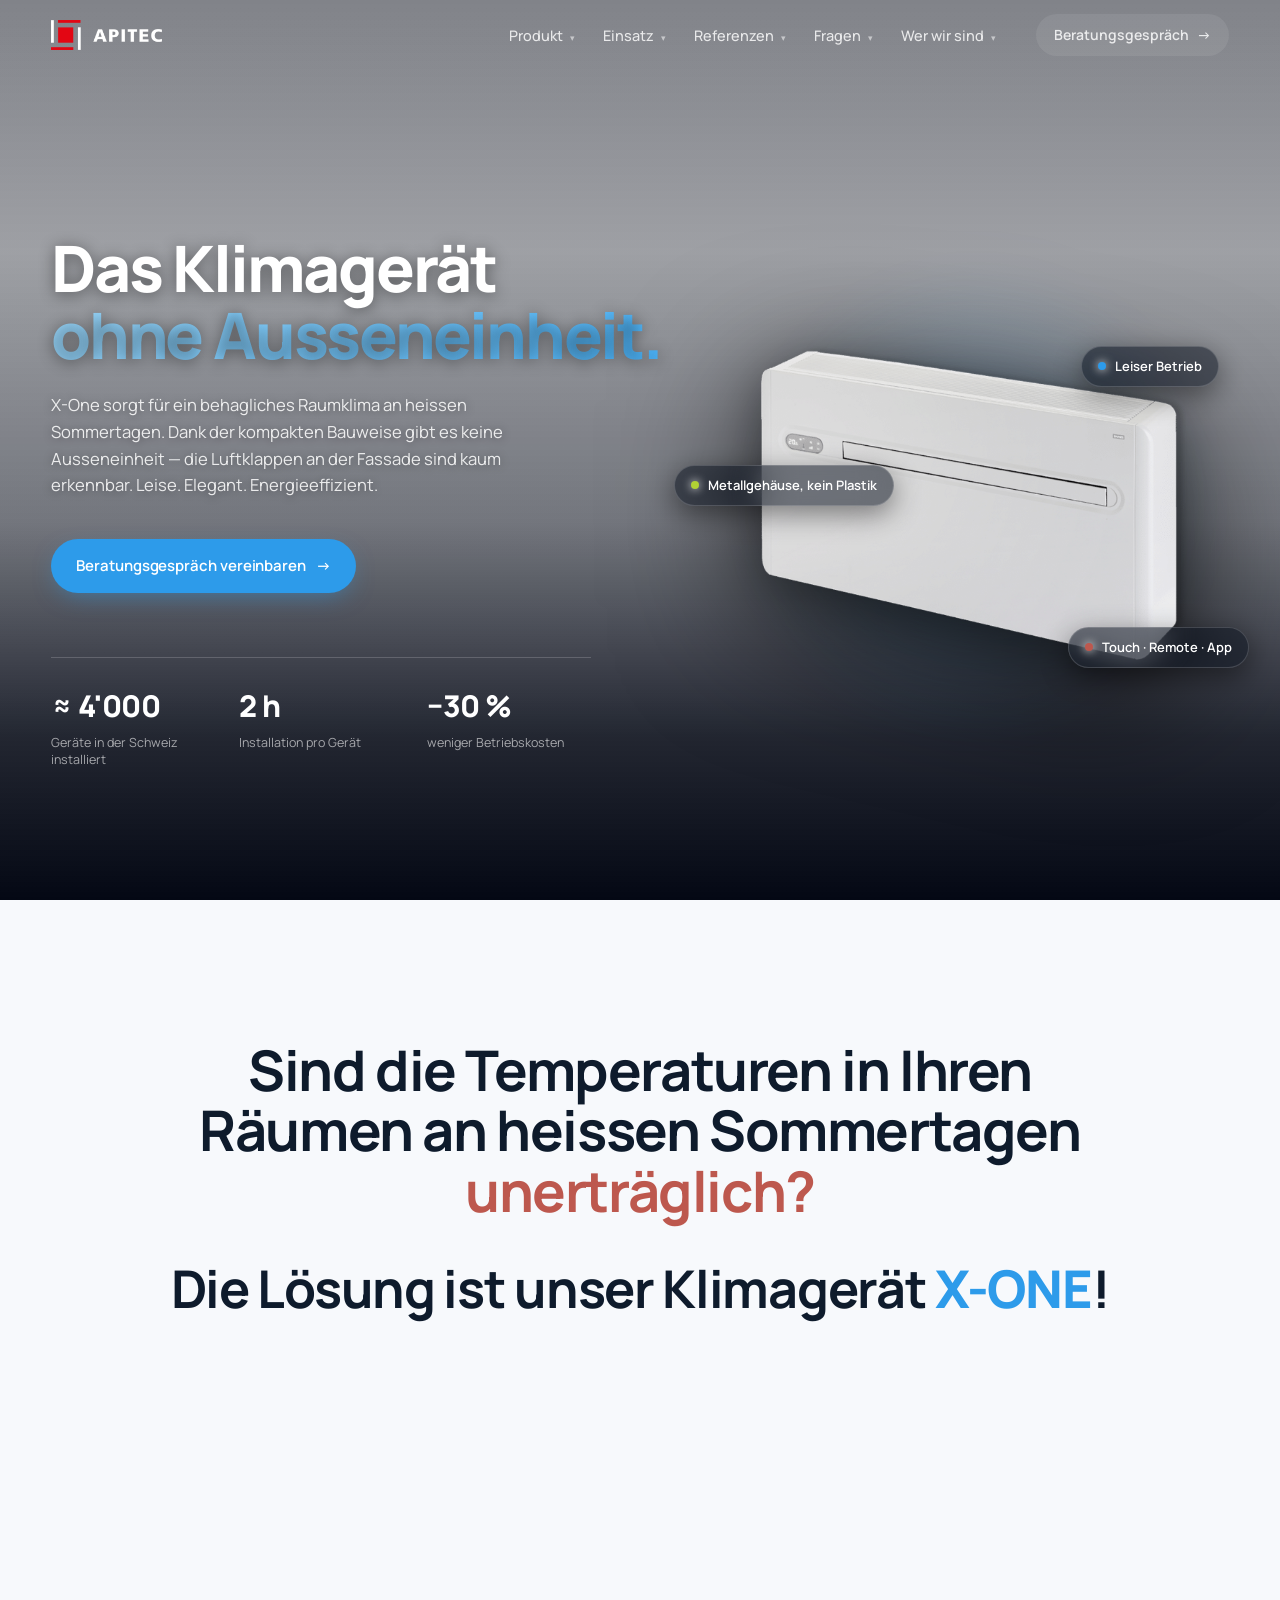
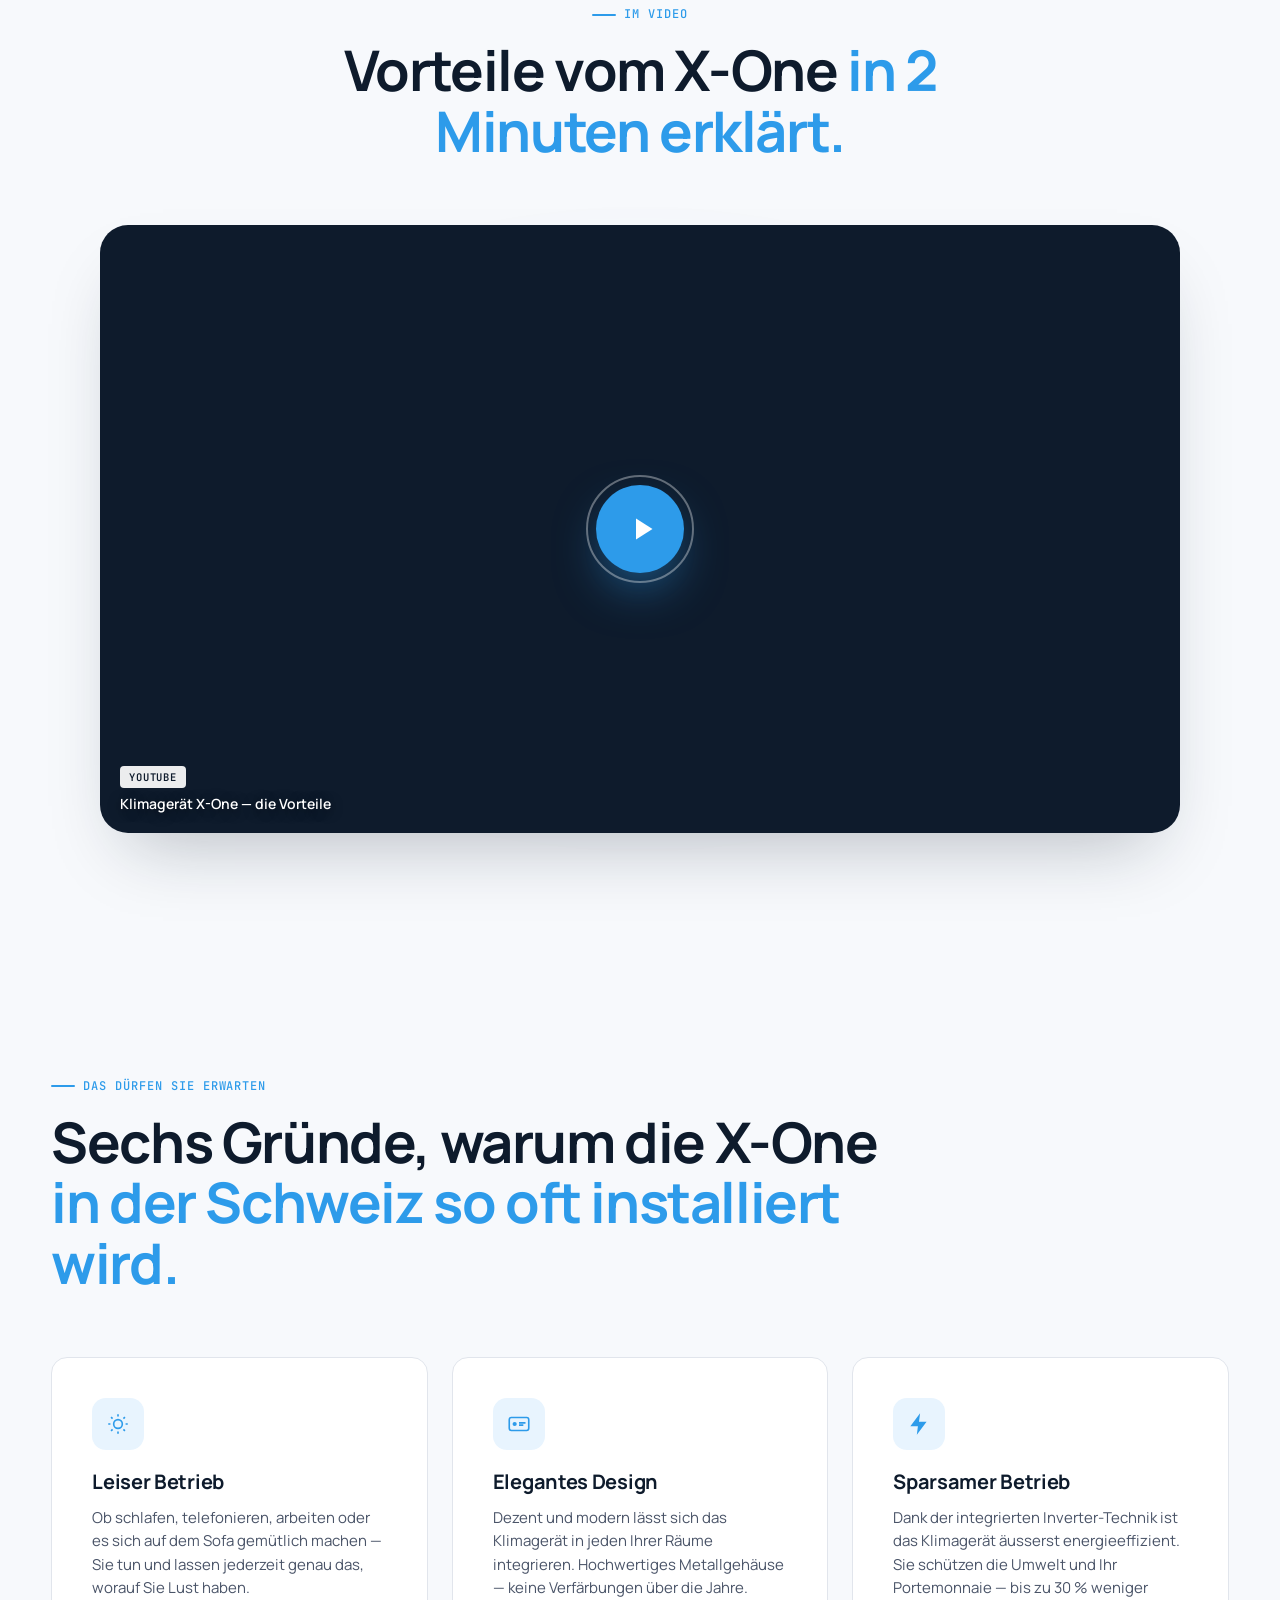
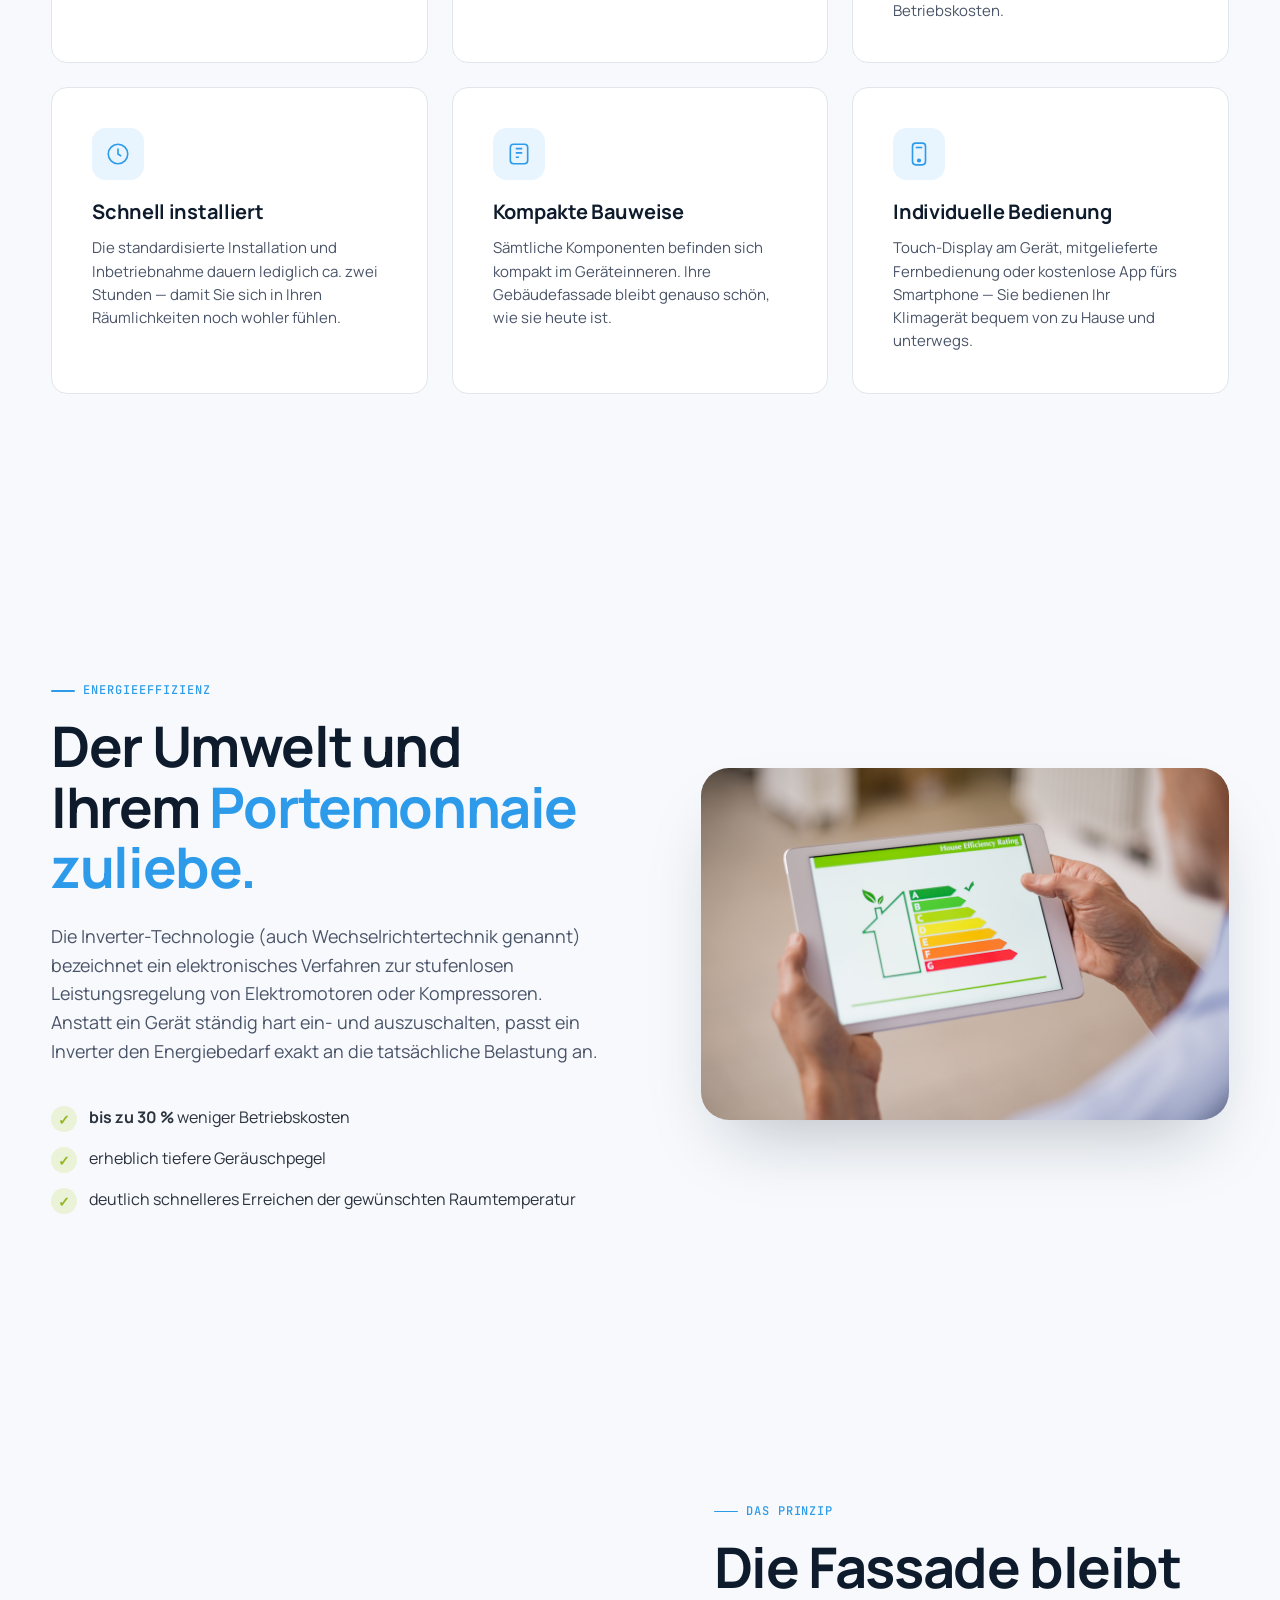
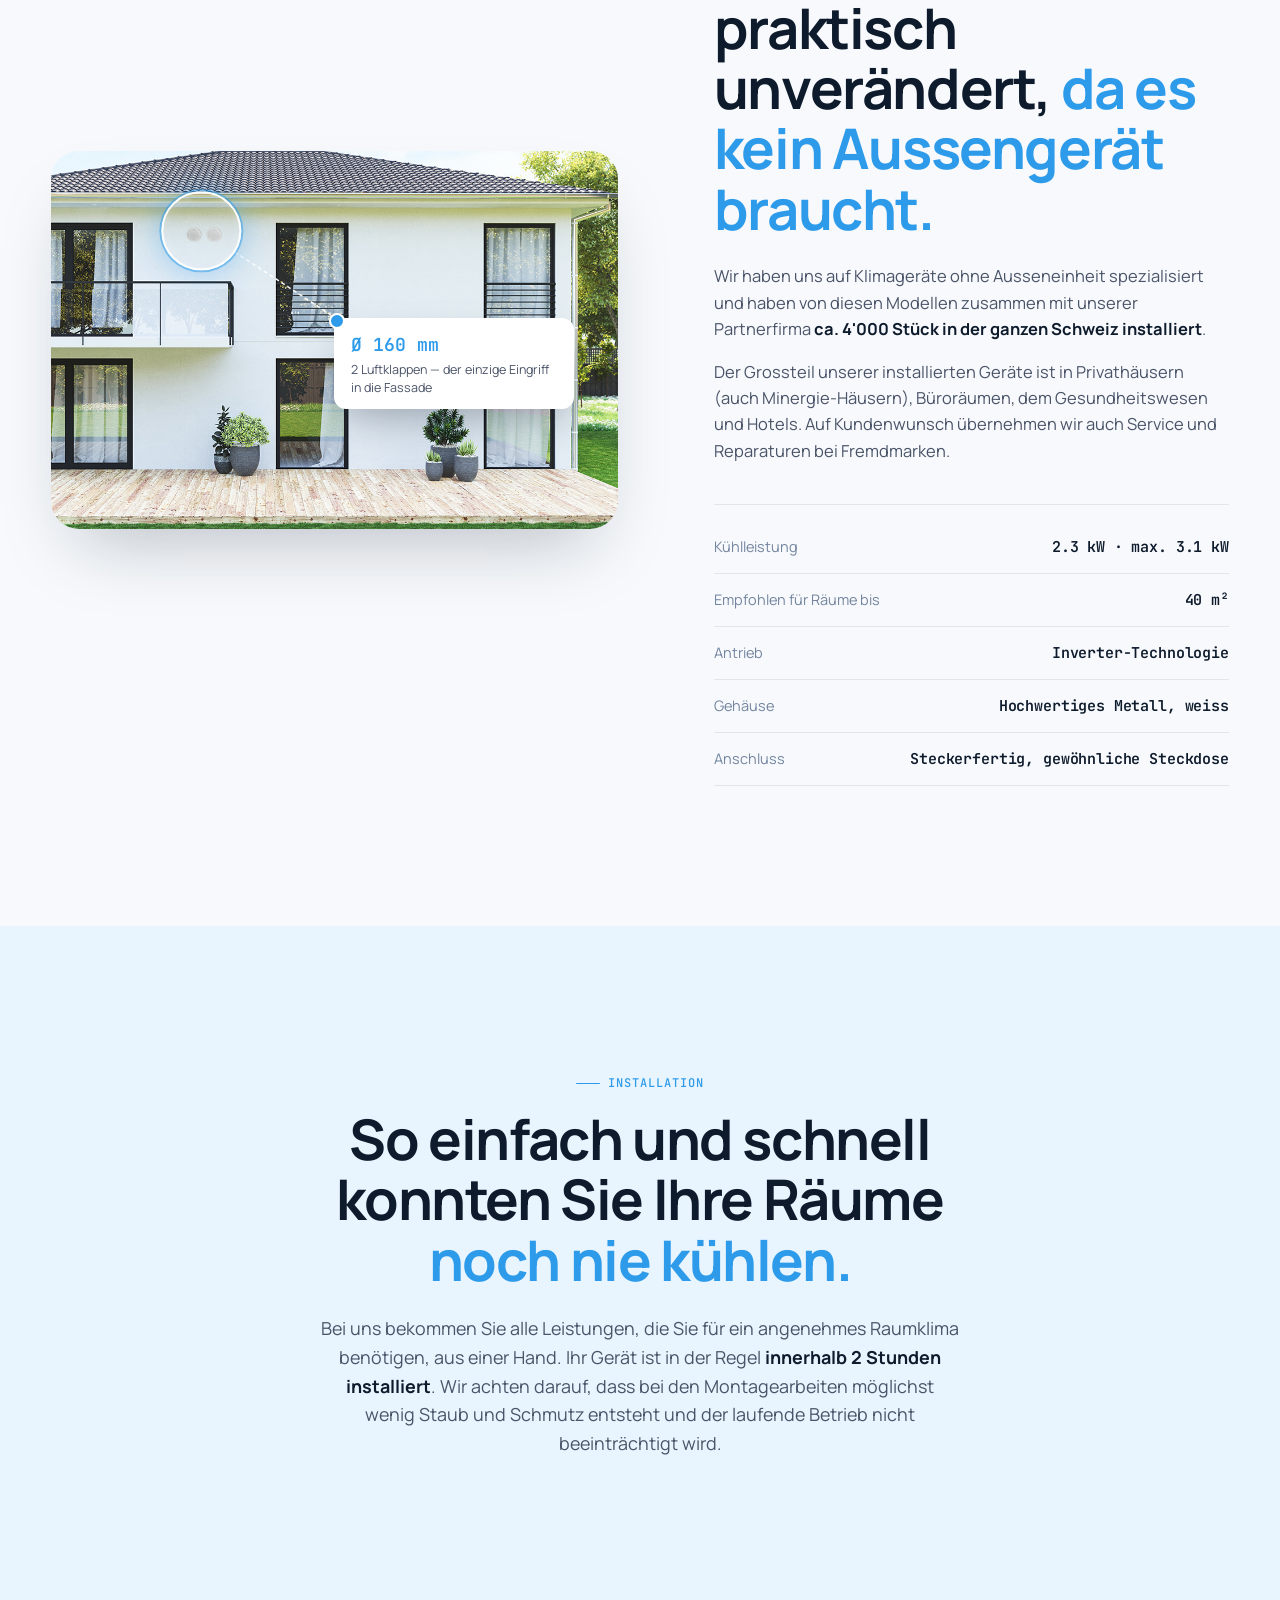
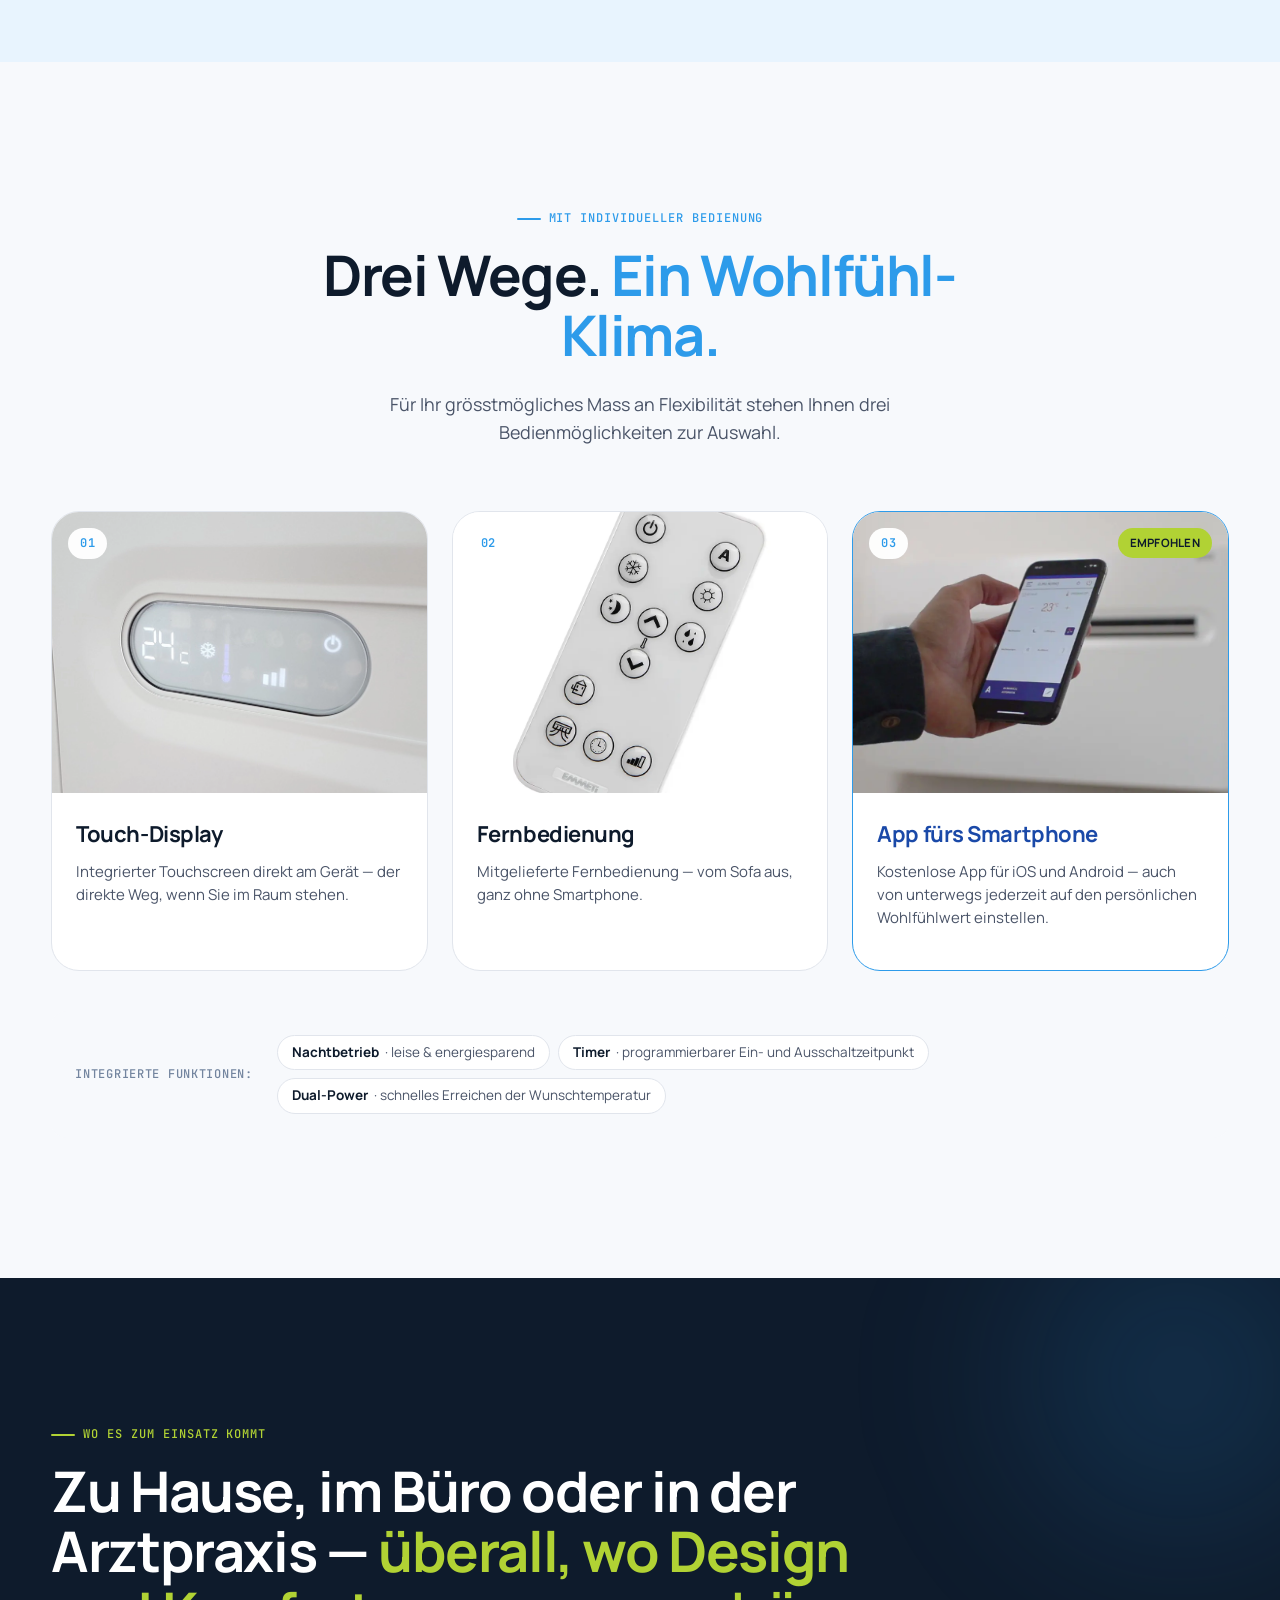
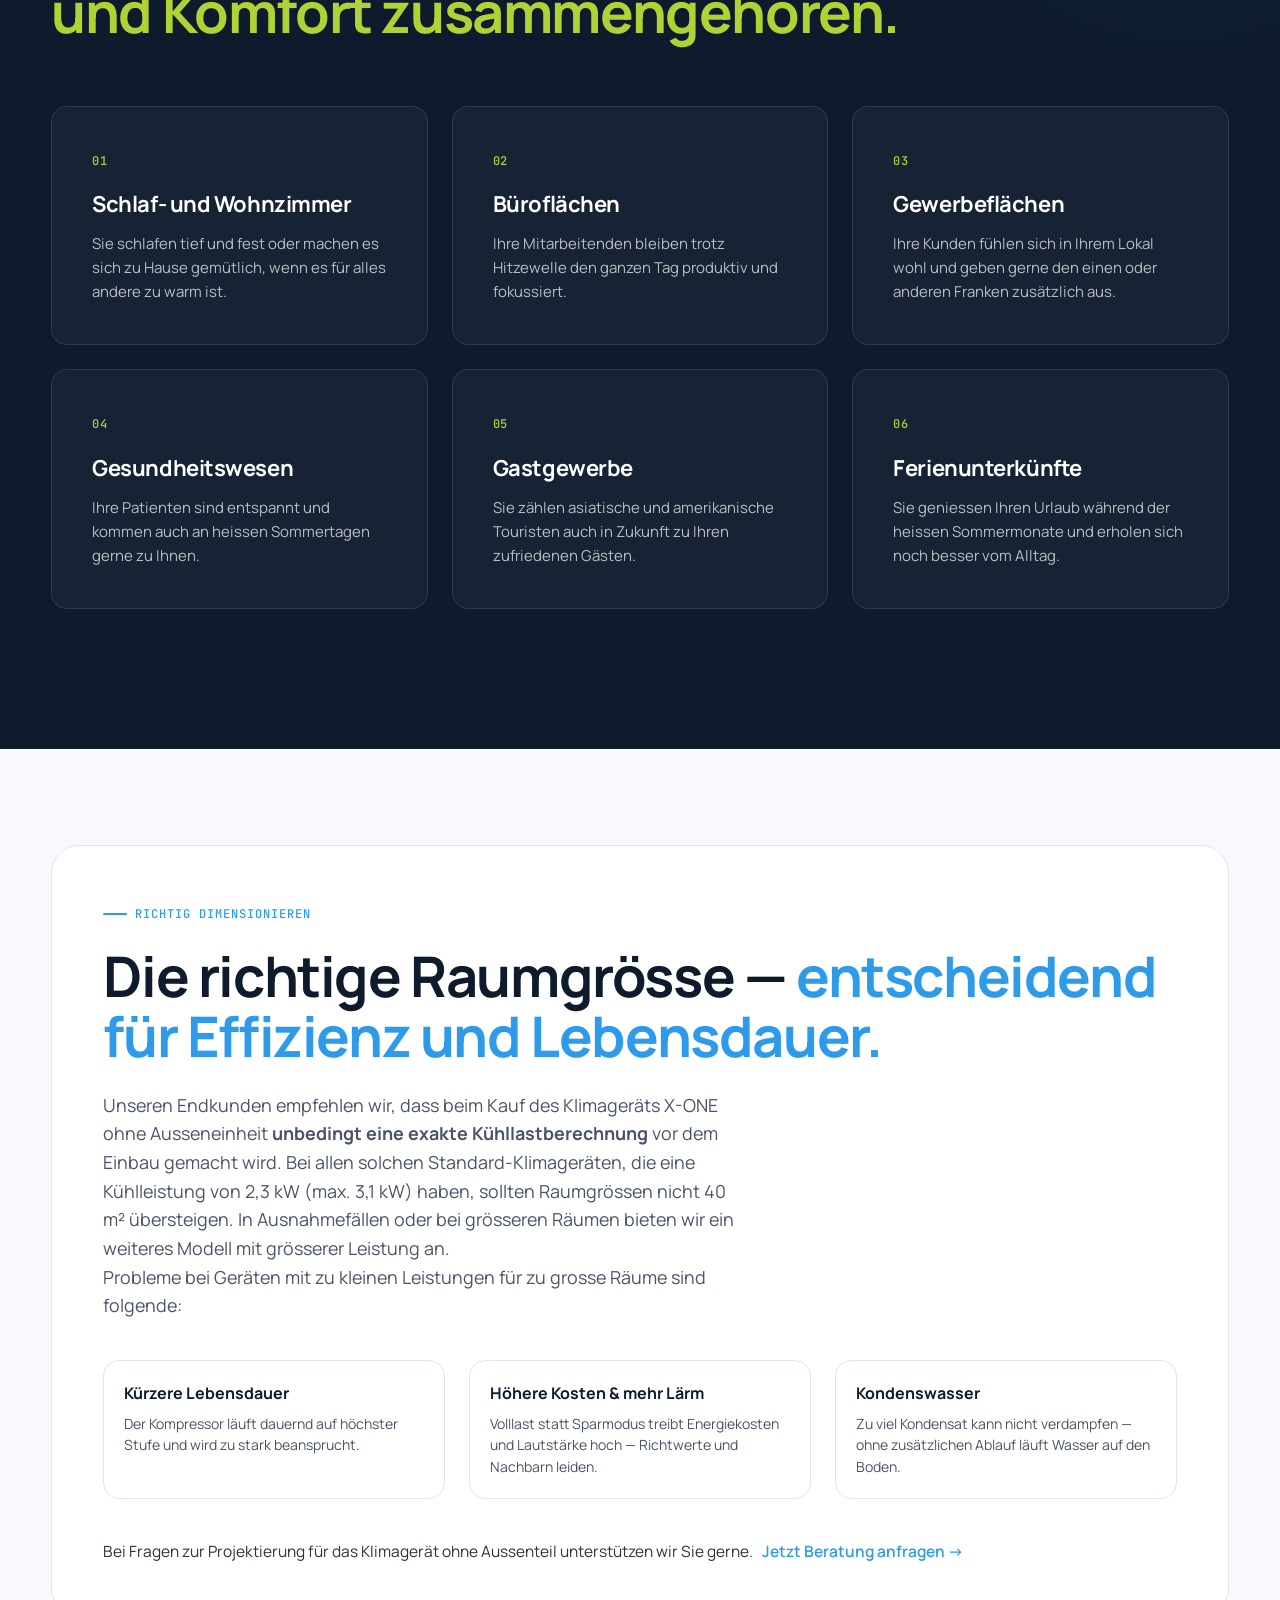
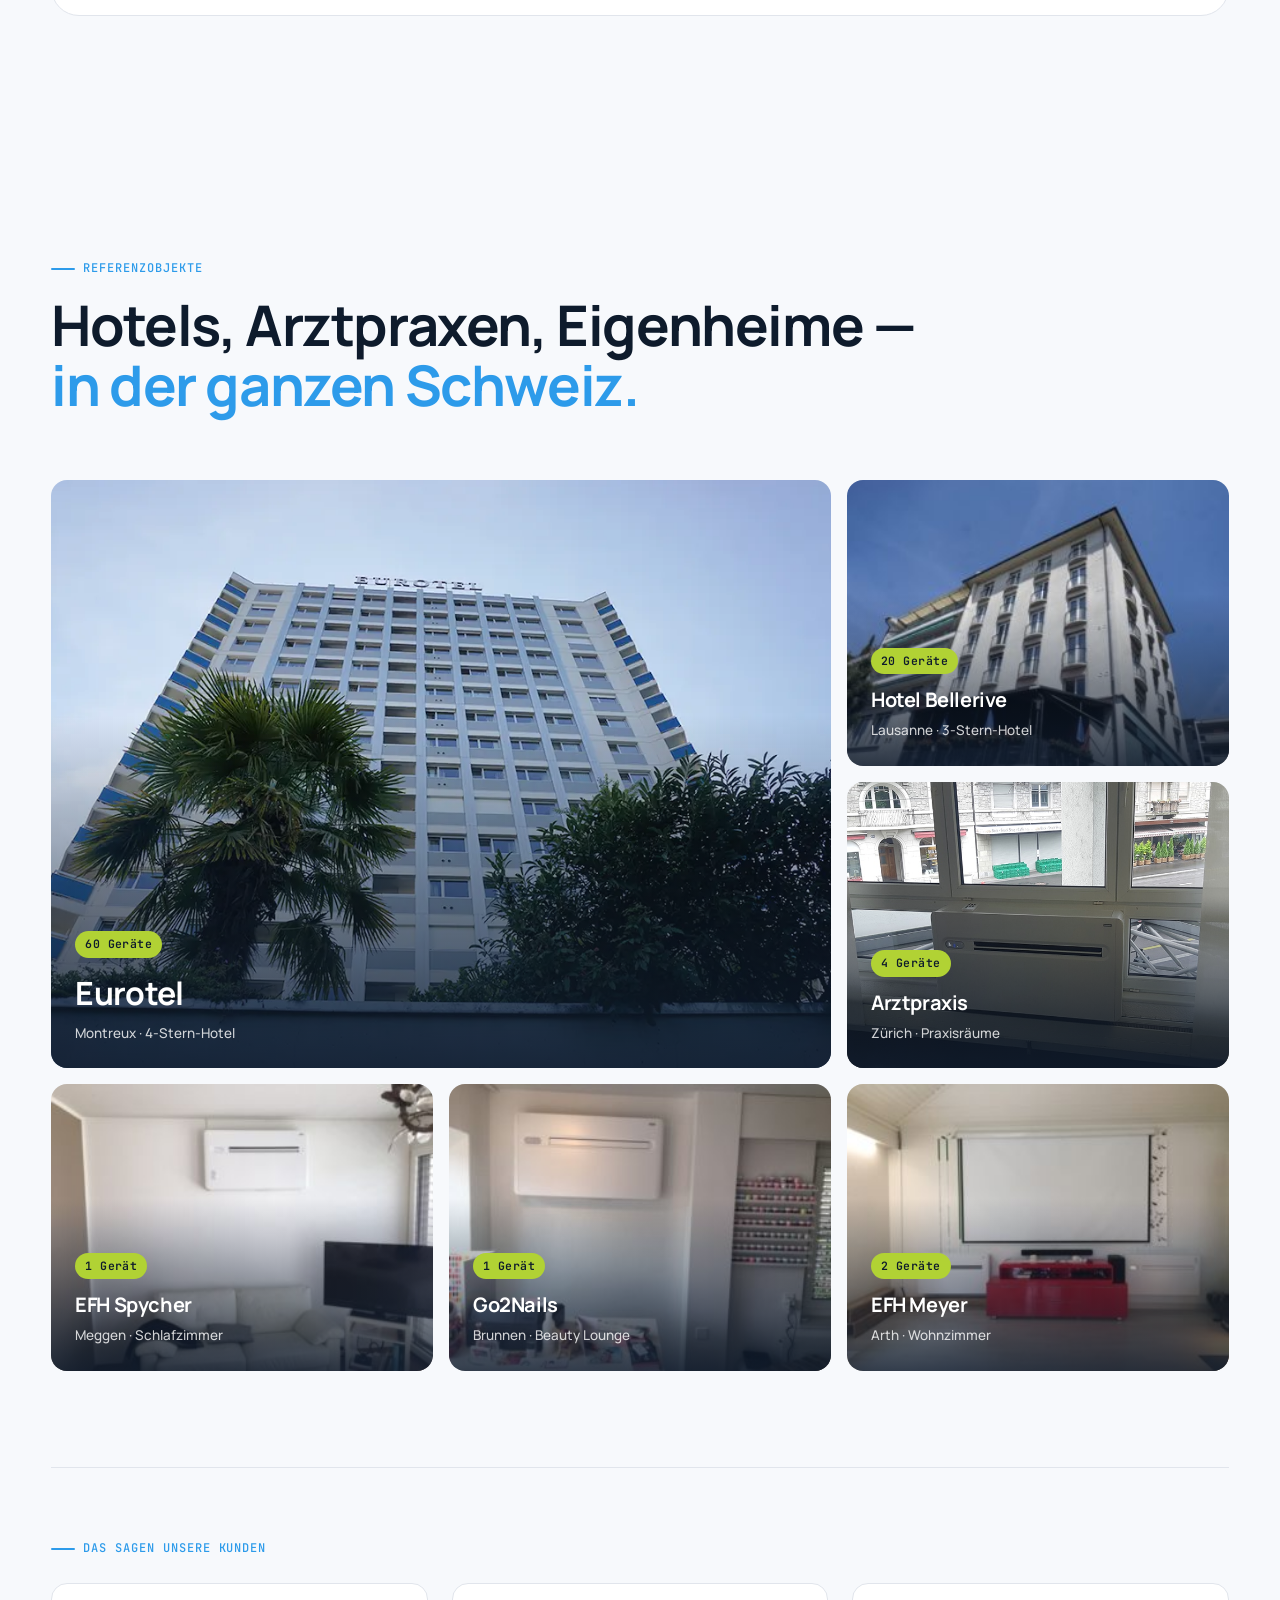
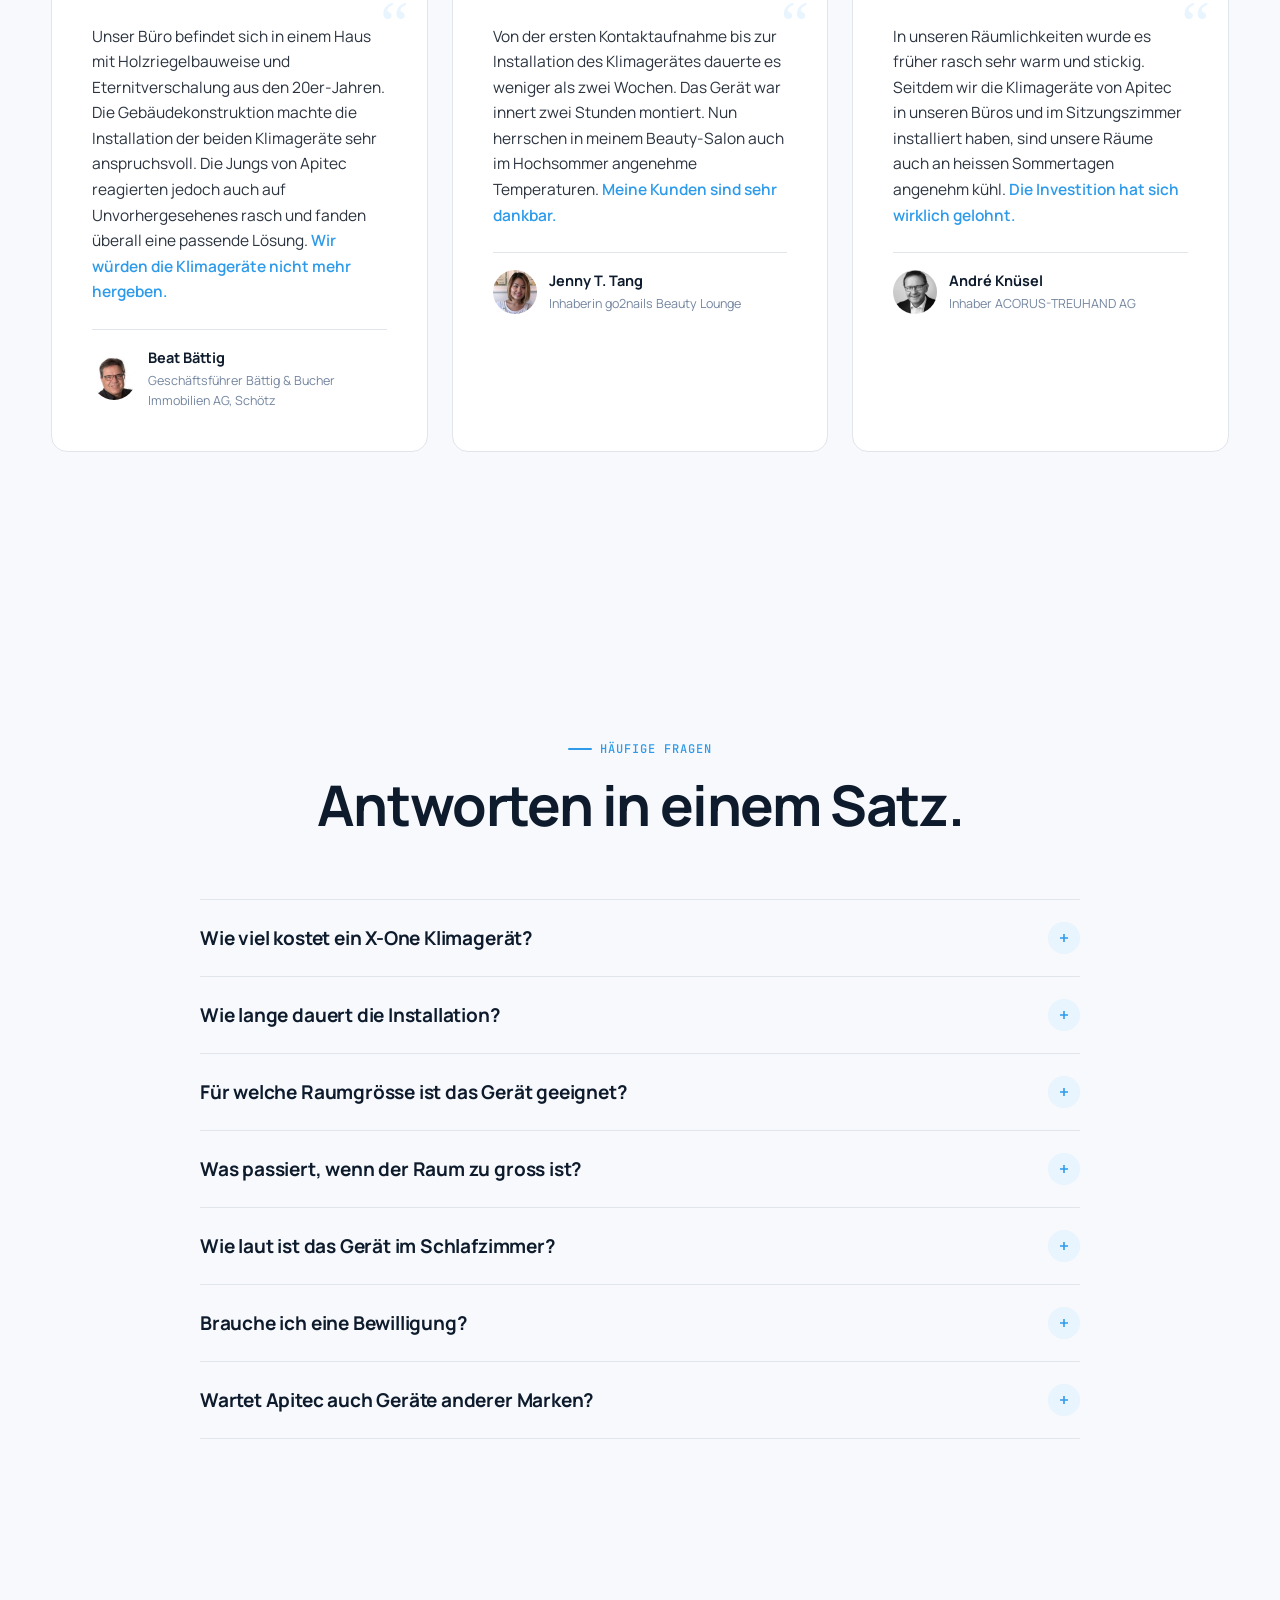
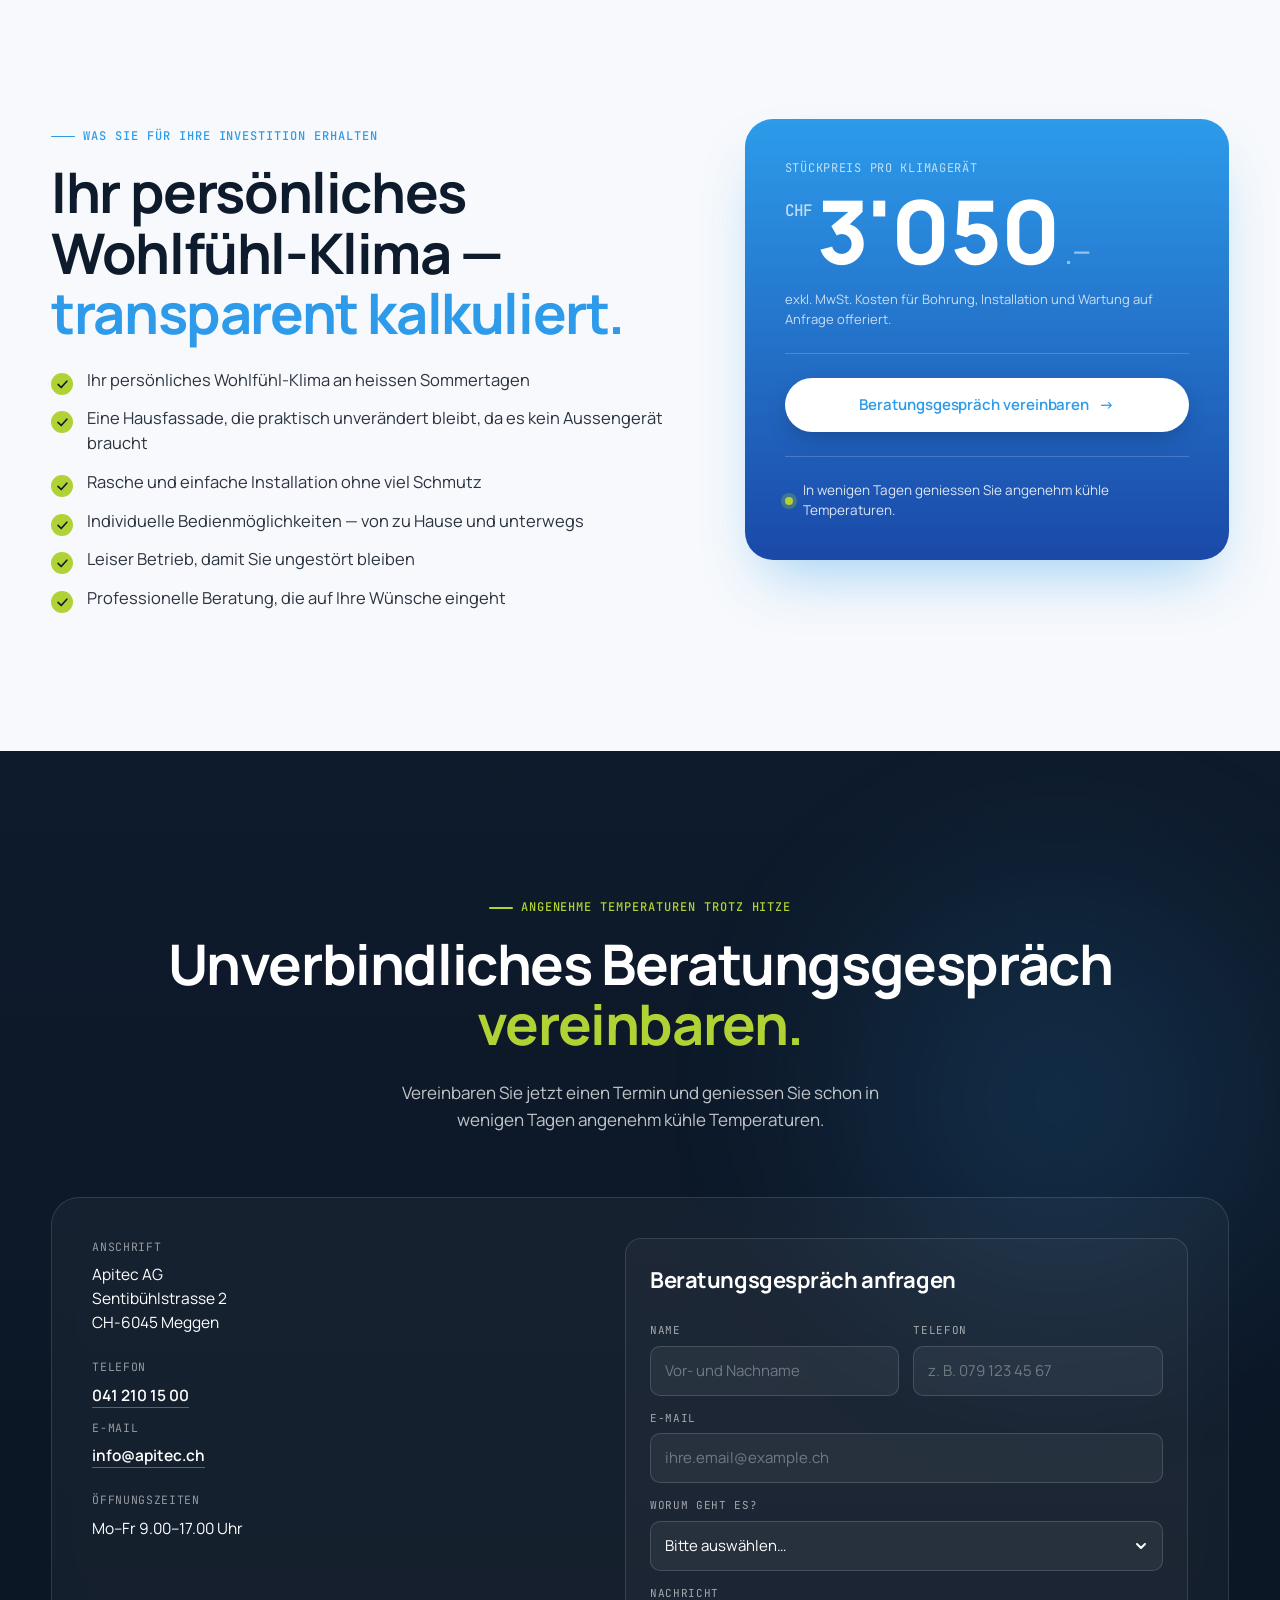
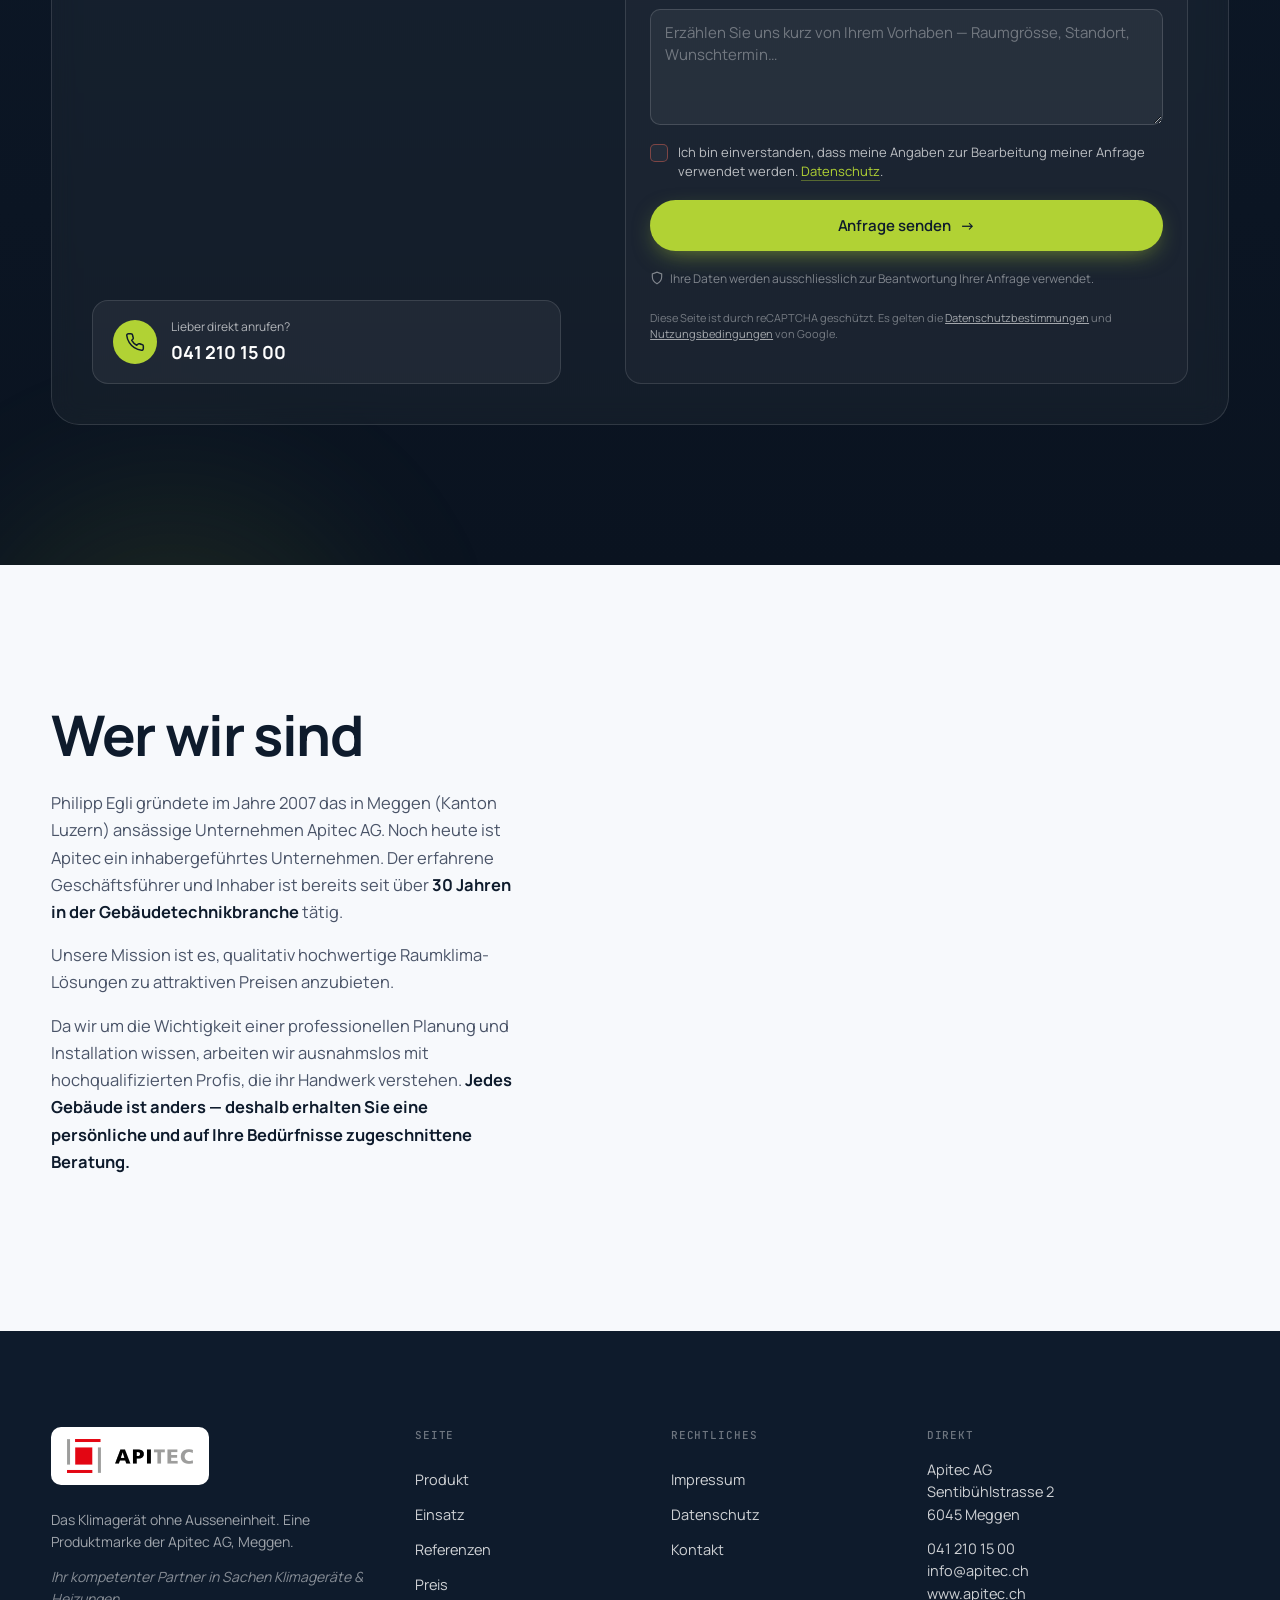
<file: index.html>
<!doctype html>
<html lang="de-CH">
<head>
<meta charset="utf-8">

<!-- Google tag (gtag.js) -->
<script async src="https://www.googletagmanager.com/gtag/js?id=G-7PWNXH0B9K"></script>
<script>
  window.dataLayer = window.dataLayer || [];
  function gtag(){dataLayer.push(arguments);}
  gtag('js', new Date());
  gtag('config', 'G-7PWNXH0B9K');
</script>

<meta name="viewport" content="width=device-width, initial-scale=1">

<title>Klimagerät X-One ohne Aussenteil · Apitec AG, Meggen</title>
<meta name="description" content="X-One: Das Klimagerät ohne Aussenteil sorgt für ein behagliches Raumklima an heissen Sommertagen. leise - elegant - energieeffizient. ">
<link rel="canonical" href="https://das-klimageraet.ch/">

<meta property="og:type" content="website">
<meta property="og:locale" content="de_CH">
<meta property="og:site_name" content="X-One · Apitec AG">
<meta property="og:title" content="X-One Klimagerät ohne Aussenteil · Apitec AG, Meggen">
<meta property="og:description" content="Kühlung ohne Ausseneinheit. Leise, elegant, energieeffizient. Über 4'000 Geräte schweizweit installiert. CHF 3'050.– pro Gerät.">
<meta property="og:url" content="https://das-klimageraet.ch/">
<meta property="og:image" content="https://das-klimageraet.ch/assets/images/fassade-xone.jpg">
<meta property="og:image:width" content="1200">
<meta property="og:image:height" content="630">

<meta name="twitter:card" content="summary_large_image">
<meta name="twitter:title" content="X-One Klimagerät ohne Aussenteil · Apitec AG, Meggen">
<meta name="twitter:description" content="Kühlung ohne Ausseneinheit. Über 4'000 Geräte schweizweit installiert. Beratung in Meggen.">
<meta name="twitter:image" content="https://das-klimageraet.ch/assets/images/fassade-xone.jpg">

<link rel="icon" href="data:image/svg+xml,%3Csvg xmlns='http://www.w3.org/2000/svg' viewBox='0 0 32 32'%3E%3Crect width='32' height='32' rx='6' fill='%232D9BEA'/%3E%3Ctext x='16' y='22' font-family='Manrope,sans-serif' font-size='18' font-weight='700' fill='white' text-anchor='middle'%3EX%3C/text%3E%3C/svg%3E">

<link rel="preconnect" href="https://fonts.googleapis.com">
<link rel="preconnect" href="https://fonts.gstatic.com" crossorigin>
<link href="https://fonts.googleapis.com/css2?family=Manrope:wght@300;400;500;600;700;800&family=JetBrains+Mono:wght@400;500&display=swap" rel="stylesheet">

<link rel="stylesheet" href="css/style.css">
<link rel="stylesheet" href="css/hero-v5.css">
<link rel="stylesheet" href="css/hitze-overlay.css">
<style>
  /* Inline-Overrides: kein Cache-Problem, höchste Priorität */
  html, body { background: #04080e !important; }
  .nav {
    position: fixed !important;
    top: 0 !important; left: 0 !important; right: 0 !important;
    background: transparent !important;
    backdrop-filter: none !important;
    -webkit-backdrop-filter: none !important;
    border-bottom-color: transparent !important;
    transition: background .4s ease, backdrop-filter .4s ease, border-color .4s ease !important;
  }
  .nav .nav__name, .nav .nav__by, .nav .nav__links a {
    color: rgba(255,255,255,.82) !important;
  }
  .nav .nav__cta {
    border-color: rgba(255,255,255,.32) !important;
    color: rgba(255,255,255,.82) !important;
    background: rgba(255,255,255,.08) !important;
  }
  .nav--scrolled {
    background: rgba(6,8,16,.82) !important;
    backdrop-filter: blur(24px) saturate(180%) !important;
    -webkit-backdrop-filter: blur(24px) saturate(180%) !important;
    border-bottom-color: rgba(255,255,255,.08) !important;
  }
</style>

<script type="application/ld+json">
{
  "@context": "https://schema.org",
  "@graph": [
    {
      "@type": "LocalBusiness",
      "@id": "https://das-klimageraet.ch/#business",
      "name": "Apitec AG",
      "alternateName": "X-One Klimagerät",
      "url": "https://das-klimageraet.ch/",
      "telephone": "+41 41 210 15 00",
      "faxNumber": "+41 41 210 15 01",
      "email": "info@apitec.ch",
      "description": "Spezialisiert auf Klimageräte ohne Ausseneinheit. Beratung, Planung und Installation in der ganzen Schweiz, Hauptsitz in Meggen (LU).",
      "founder": { "@type": "Person", "name": "Philipp Egli" },
      "foundingDate": "2007",
      "areaServed": { "@type": "Country", "name": "Schweiz" },
      "address": {
        "@type": "PostalAddress",
        "streetAddress": "Sentibühlstrasse 2",
        "postalCode": "6045",
        "addressLocality": "Meggen",
        "addressRegion": "LU",
        "addressCountry": "CH"
      },
      "logo": "https://das-klimageraet.ch/assets/images/logo-apitec.png",
      "image": "https://das-klimageraet.ch/assets/images/fassade-xone.jpg",
      "priceRange": "CHF 3050"
    },
    {
      "@type": "Product",
      "name": "X-One Klimagerät",
      "description": "Klimagerät ohne Ausseneinheit. Metallgehäuse, Inverter-Technologie, leiser Betrieb, bedienbar via Touchscreen, Fernbedienung oder App.",
      "brand": { "@type": "Brand", "name": "X-One" },
      "manufacturer": { "@id": "https://das-klimageraet.ch/#business" },
      "offers": {
        "@type": "Offer",
        "price": "3050.00",
        "priceCurrency": "CHF",
        "priceValidUntil": "2026-12-31",
        "availability": "https://schema.org/InStock",
        "seller": { "@id": "https://das-klimageraet.ch/#business" }
      }
    },
    {
      "@type": "FAQPage",
      "@id": "https://das-klimageraet.ch/#faq",
      "mainEntity": [
        {
          "@type": "Question",
          "name": "Wie viel kostet ein X-One Klimagerät?",
          "acceptedAnswer": {
            "@type": "Answer",
            "text": "CHF 3'050.– pro Gerät (Stückpreis exkl. MwSt.). Kosten für Bohrung, Installation und Wartung offerieren wir separat auf Anfrage."
          }
        },
        {
          "@type": "Question",
          "name": "Wie lange dauert die Installation?",
          "acceptedAnswer": {
            "@type": "Answer",
            "text": "Pro Gerät rund zwei Stunden. Wir achten darauf, dass möglichst wenig Staub entsteht und der laufende Betrieb nicht beeinträchtigt wird."
          }
        },
        {
          "@type": "Question",
          "name": "Für welche Raumgrösse ist das Gerät geeignet?",
          "acceptedAnswer": {
            "@type": "Answer",
            "text": "Mit 2.3 kW (max. 3.1 kW) Kühlleistung für Räume bis rund 40 m². Bei grösseren Räumen empfehlen wir vorab eine Kühllastberechnung."
          }
        },
        {
          "@type": "Question",
          "name": "Was passiert, wenn der Raum zu gross ist?",
          "acceptedAnswer": {
            "@type": "Answer",
            "text": "Wir empfehlen vor dem Einbau unbedingt eine exakte Kühllastberechnung. In zu grossen Räumen (über 40 m²) treten folgende Probleme auf: kürzere Lebensdauer, weil der Kompressor dauernd auf höchster Stufe läuft; höhere Energiekosten und mehr Lärm — Aussengeräusche können Richtwerte übersteigen und zu Reklamationen führen. Es gibt auch vermehrt Kondenswasser, und das Wasser in der Wanne vom Klimagerät kann ohne zusätzliche Bohrung für den Kondensatablauf überlaufen. Bei Fragen zur Projektierung unterstützen wir Sie gerne."
          }
        },
        {
          "@type": "Question",
          "name": "Wie laut ist das Gerät im Schlafzimmer?",
          "acceptedAnswer": {
            "@type": "Answer",
            "text": "Im Nachtbetrieb läuft es so leise, dass es im Schlafzimmer eingesetzt werden kann. Die Inverter-Technik regelt die Drehzahl des Kompressors fein."
          }
        },
        {
          "@type": "Question",
          "name": "Brauche ich eine Bewilligung?",
          "acceptedAnswer": {
            "@type": "Answer",
            "text": "In der Regel nicht — die Aussenwand bleibt visuell fast unverändert. Bei denkmalgeschützten Bauten klären wir das vorab mit der zuständigen Stelle."
          }
        },
        {
          "@type": "Question",
          "name": "Wartet Apitec auch Geräte anderer Marken?",
          "acceptedAnswer": {
            "@type": "Answer",
            "text": "Ja. Die Partnerfirmen von Apitec bieten Service und Reparaturen auch für Fremdmarken von Klimageräten ohne Ausseneinheit an."
          }
        }
      ]
    }
  ]
}
</script>
</head>
<body>
<script>document.documentElement.style.background='#04080e';document.body&&(document.body.style.background='#04080e');</script>

<a class="skip-link" href="#main">Zum Inhalt springen</a>

<header class="nav" id="site-nav">
  <div class="nav__inner">
    <a href="#" class="nav__brand" aria-label="X-One von Apitec AG">
      <img src="assets/images/Logo-Apitec-AG-weiss.png" alt="Apitec AG" class="nav__logo" height="28">
    </a>

    <nav class="nav__links" aria-label="Hauptnavigation">
      <div class="nav__item">
        <a href="#produkt" class="nav__top">Produkt <span class="nav__caret" aria-hidden="true">▾</span></a>
        <div class="nav__drop">
          <a href="#produkt">6 Gründe</a>
          <a href="#effizienz">−30 % Strom</a>
          <a href="#prinzip">Fassade</a>
          <a href="#installation">Installation</a>
          <a href="#bedienung">3 Wege</a>
        </div>
      </div>

      <div class="nav__item">
        <a href="#einsatz" class="nav__top">Einsatz <span class="nav__caret" aria-hidden="true">▾</span></a>
        <div class="nav__drop">
          <a href="#einsatz">Einsatz-Möglichkeiten</a>
        </div>
      </div>

      <div class="nav__item">
        <a href="#referenzen" class="nav__top">Referenzen <span class="nav__caret" aria-hidden="true">▾</span></a>
        <div class="nav__drop">
          <a href="#referenzen">Hotels</a>
          <a href="#referenzen">Büros</a>
          <a href="#referenzen">Arztpraxis</a>
          <a href="#referenzen">Privat</a>
          <a href="#kundenstimmen">Kundenstimmen</a>
        </div>
      </div>

      <div class="nav__item">
        <a href="#faq" class="nav__top">Fragen <span class="nav__caret" aria-hidden="true">▾</span></a>
        <div class="nav__drop">
          <a href="#faq">Häufige Fragen</a>
          <a href="#preis">Preise</a>
        </div>
      </div>

      <div class="nav__item">
        <a href="#ueber-uns" class="nav__top">Wer wir sind <span class="nav__caret" aria-hidden="true">▾</span></a>
        <div class="nav__drop">
          <a href="#ueber-uns">Apitec AG</a>
        </div>
      </div>

      <a href="#kontakt" class="nav__cta-mobile">
        Beratungsgespräch vereinbaren
        <span aria-hidden="true">→</span>
      </a>
    </nav>

    <a href="#kontakt" class="nav__cta">
      Beratungsgespräch
      <span aria-hidden="true">→</span>
    </a>

    <button class="nav__burger" aria-label="Menü öffnen" aria-expanded="false">
      <span></span><span></span><span></span>
    </button>
  </div>
</header>

<main id="main">

  <!-- ============ HERO V5 — Video-Hintergrund · Layout wie Index ============ -->
  <section class="hero hero-v5" id="hero-v5-section">

    <!-- Video-Hintergrund -->
    <video
      class="hero-v5__video"
      autoplay
      muted
      loop
      playsinline
      aria-hidden="true"
      preload="auto">
      <source src="assets/images/wasserfall-kuehle.mp4" type="video/mp4">
    </video>

    <!-- Overlay: abgedunkelt gegen unten -->
    <div class="hero-v5__overlay" aria-hidden="true"></div>

    <!-- Dampf-/Nebelschwaden -->
    <div class="hero-v5__steam" aria-hidden="true">
      <span></span><span></span><span></span><span></span>
    </div>

    <div class="hero-v5__inner">

      <div class="hero-v5__text">
        <h1 class="hero-v5__title">
          Das Klimagerät
          <span class="hero-v5__title-accent">ohne Ausseneinheit.</span>
        </h1>

        <p class="hero-v5__sub">
          X-One sorgt für ein behagliches Raumklima an heissen Sommertagen. Dank der kompakten Bauweise gibt es keine Ausseneinheit — die Luftklappen an der Fassade sind kaum erkennbar. Leise. Elegant. Energieeffizient.
        </p>

        <div class="hero-v5__actions">
          <a class="btn btn--primary" href="#kontakt">
            Beratungsgespräch vereinbaren
            <span class="btn__arrow">→</span>
          </a>
        </div>

        <div class="hero-v5__stats">
          <div class="stat">
            <span class="stat__num">≈ 4'000</span>
            <span class="stat__lbl">Geräte in der Schweiz installiert</span>
          </div>
          <div class="stat">
            <span class="stat__num">2 h</span>
            <span class="stat__lbl">Installation pro Gerät</span>
          </div>
          <div class="stat">
            <span class="stat__num">−30 %</span>
            <span class="stat__lbl">weniger Betriebskosten</span>
          </div>
        </div>
      </div>

      <div class="hero-v5__product">
        <div class="hero-v5__product-glow"></div>
        <img
          src="assets/images/produkt-xone.png"
          alt="X-One Klimagerät ohne Ausseneinheit, weisses Metallgehäuse"
          class="hero-v5__product-img"
          fetchpriority="high">

        <!-- Callouts -->
        <div class="hero-v5__tags">
          <span class="v5-tag v5-tag--top">
            <span class="v5-tag__dot"></span>
            Leiser Betrieb
          
          </span>
          <span class="v5-tag v5-tag--mid">
            <span class="v5-tag__dot"></span>
            Metallgehäuse, kein Plastik
          </span>
          <span class="v5-tag v5-tag--bot">
            <span class="v5-tag__dot"></span>
            Touch · Remote · App
          </span>
        </div>
      </div>

    </div>

  </section>

  <!-- ============ PROBLEM ============ -->
  <section class="problem">
    <div class="container">
      <div class="problem__inner">
        <h2 class="h2 problem__question">
          Sind die Temperaturen in Ihren Räumen an heissen Sommertagen
          <span class="text-accent">unerträglich?</span>
        </h2>
        <h2 class="h2 problem__solution">
          Die Lösung ist unser Klimagerät <span class="text-accent">X-ONE</span>!
        </h2>
      </div>
    </div>
  </section>

  <!-- ============ VIDEO ============ -->
  <section class="video">
    <div class="container">
      <div class="section-head section-head--narrow">
        <span class="kicker">Im Video</span>
        <h2 class="h2">
          Vorteile vom X-One
          <span class="text-accent">in 2 Minuten erklärt.</span>
        </h2>
      </div>

      <div class="video__wrap">
        <button class="video__facade" data-video-id="8Pr7V9y3Nm0" aria-label="Video abspielen: Vorteile vom X-One Klimagerät">
          <img
            src="https://img.youtube.com/vi/8Pr7V9y3Nm0/maxresdefault.jpg"
            alt="X-One Klimagerät — Vorschaubild"
            loading="lazy"
            onerror="this.src='https://img.youtube.com/vi/8Pr7V9y3Nm0/hqdefault.jpg'">
          <span class="video__play" aria-hidden="true">
            <svg viewBox="0 0 24 24" fill="white">
              <path d="M8 5v14l11-7z"/>
            </svg>
          </span>
          <span class="video__label">
            <span class="video__label-tag">YouTube</span>
            <span class="video__label-title">Klimagerät X-One — die Vorteile</span>
          </span>
        </button>
      </div>
    </div>
  </section>

  <!-- ============ PRODUKT / VORTEILE ============ -->
  <section class="produkt" id="produkt">
    <div class="container">

      <div class="section-head">
        <span class="kicker">Das dürfen Sie erwarten</span>
        <h2 class="h2">
          Sechs Gründe, warum die X-One
          <span class="text-accent">in der Schweiz so oft installiert wird.</span>
        </h2>
      </div>

      <div class="features">
        <article class="feature">
          <div class="feature__icon">
            <svg viewBox="0 0 24 24" fill="none" stroke="currentColor" stroke-width="1.5"><path d="M3 12h2m14 0h2M12 3v2m0 14v2M5.6 5.6l1.4 1.4m10 10l1.4 1.4M5.6 18.4L7 17m10-10l1.4-1.4M12 8a4 4 0 100 8 4 4 0 000-8z"/></svg>
          </div>
          <h3>Leiser Betrieb</h3>
          <p>Ob schlafen, telefonieren, arbeiten oder es sich auf dem Sofa gemütlich machen — Sie tun und lassen jederzeit genau das, worauf Sie Lust haben.</p>
        </article>

        <article class="feature">
          <div class="feature__icon">
            <svg viewBox="0 0 24 24" fill="none" stroke="currentColor" stroke-width="1.5"><rect x="3" y="6" width="18" height="12" rx="2"/><circle cx="8" cy="12" r="1.2" fill="currentColor"/><path d="M12 11h6m-6 2h4"/></svg>
          </div>
          <h3>Elegantes Design</h3>
          <p>Dezent und modern lässt sich das Klimagerät in jeden Ihrer Räume integrieren. Hochwertiges Metallgehäuse — keine Verfärbungen über die Jahre.</p>
        </article>

        <article class="feature">
          <div class="feature__icon">
            <svg viewBox="0 0 24 24" fill="none" stroke="currentColor" stroke-width="1.5"><path d="M13 2L4 14h7l-1 8 9-12h-7l1-8z" fill="currentColor" stroke="none"/></svg>
          </div>
          <h3>Sparsamer Betrieb</h3>
          <p>Dank der integrierten Inverter-Technik ist das Klimagerät äusserst energieeffizient. Sie schützen die Umwelt und Ihr Portemonnaie — bis zu 30 % weniger Betriebskosten.</p>
        </article>

        <article class="feature">
          <div class="feature__icon">
            <svg viewBox="0 0 24 24" fill="none" stroke="currentColor" stroke-width="1.5"><circle cx="12" cy="12" r="9"/><path d="M12 7v5l3 2"/></svg>
          </div>
          <h3>Schnell installiert</h3>
          <p>Die standardisierte Installation und Inbetriebnahme dauern lediglich ca. zwei Stunden — damit Sie sich in Ihren Räumlichkeiten noch wohler fühlen.</p>
        </article>

        <article class="feature">
          <div class="feature__icon">
            <svg viewBox="0 0 24 24" fill="none" stroke="currentColor" stroke-width="1.5"><rect x="4" y="3" width="16" height="18" rx="3"/><path d="M9 7h6M9 11h6M9 15h3"/></svg>
          </div>
          <h3>Kompakte Bauweise</h3>
          <p>Sämtliche Komponenten befinden sich kompakt im Geräteinneren. Ihre Gebäudefassade bleibt genauso schön, wie sie heute ist.</p>
        </article>

        <article class="feature">
          <div class="feature__icon">
            <svg viewBox="0 0 24 24" fill="none" stroke="currentColor" stroke-width="1.5"><rect x="6" y="2" width="12" height="20" rx="3"/><circle cx="12" cy="18" r="1.2" fill="currentColor"/><path d="M9 6h6"/></svg>
          </div>
          <h3>Individuelle Bedienung</h3>
          <p>Touch-Display am Gerät, mitgelieferte Fernbedienung oder kostenlose App fürs Smartphone — Sie bedienen Ihr Klimagerät bequem von zu Hause und unterwegs.</p>
        </article>
      </div>

    </div>
  </section>

  <!-- ============ ENERGIEEFFIZIENZ ============ -->
  <section class="effizienz" id="effizienz">
    <div class="container">
      <div class="effizienz__grid">

        <div class="effizienz__text">
          <span class="kicker">Energieeffizienz</span>
          <h2 class="h2">
            Der Umwelt und Ihrem
            <span class="text-accent">Portemonnaie zuliebe.</span>
          </h2>
          <p class="lead">
            Die Inverter-Technologie (auch Wechselrichtertechnik genannt) bezeichnet ein elektronisches Verfahren zur stufenlosen Leistungsregelung von Elektromotoren oder Kompressoren. Anstatt ein Gerät ständig hart ein- und auszuschalten, passt ein Inverter den Energiebedarf exakt an die tatsächliche Belastung an.
          </p>

          <ul class="effizienz__benefits">
            <li>
              <span class="effizienz__check" aria-hidden="true">✓</span>
              <span><strong>bis zu 30 %</strong> weniger Betriebskosten</span>
            </li>
            <li>
              <span class="effizienz__check" aria-hidden="true">✓</span>
              <span>erheblich tiefere Geräuschpegel</span>
            </li>
            <li>
              <span class="effizienz__check" aria-hidden="true">✓</span>
              <span>deutlich schnelleres Erreichen der gewünschten Raumtemperatur</span>
            </li>
          </ul>
        </div>

        <figure class="effizienz__visual">
          <img
            src="assets/images/Energieeffizenz-xone-klimageraet.jpeg"
            alt="Person betrachtet auf einem Tablet die Energieeffizienz-Skala eines Hauses von A bis G"
            loading="lazy">
        </figure>

      </div>
    </div>
  </section>

  <!-- ============ PRINZIP / TECH ============ -->
  <section class="prinzip" id="prinzip">
    <div class="container">
      <div class="prinzip__grid">
        <figure class="prinzip__visual">
          <div class="prinzip__visual-frame">
            <img src="assets/images/fassade-xone.jpg" alt="Hausfassade mit X-One — die zwei Luftklappen sind kaum sichtbar">

            <svg class="prinzip__svg" viewBox="0 0 100 100" preserveAspectRatio="none" aria-hidden="true">
              <line x1="32.4" y1="26.7" x2="49.5" y2="43.5" stroke="white" stroke-width="1.5" stroke-dasharray="4 3" opacity="0.95" vector-effect="non-scaling-stroke"/>
            </svg>

            <span class="prinzip__ring" aria-hidden="true"></span>

            <div class="prinzip__callout">
              <span class="prinzip__callout-num">Ø 160 mm</span>
              <span class="prinzip__callout-lbl">2 Luftklappen — der einzige Eingriff in die Fassade</span>
            </div>
          </div>
        </figure>

        <div class="prinzip__text">
          <span class="kicker">Das Prinzip</span>
          <h2 class="h2">
            Die Fassade bleibt praktisch unverändert,
            <span class="text-accent">da es kein Aussengerät braucht.</span>
          </h2>
          <p class="lead">
            Wir haben uns auf Klimageräte ohne Ausseneinheit spezialisiert und haben von diesen Modellen zusammen mit unserer Partnerfirma <strong>ca. 4'000 Stück in der ganzen Schweiz installiert</strong>.
          </p>
          <p>
            Der Grossteil unserer installierten Geräte ist in Privathäusern (auch Minergie-Häusern), Büroräumen, dem Gesundheitswesen und Hotels. Auf Kundenwunsch übernehmen wir auch Service und Reparaturen bei Fremdmarken.
          </p>

          <dl class="techspec">
            <div class="techspec__row">
              <dt>Kühlleistung</dt>
              <dd>2.3 kW · max. 3.1 kW</dd>
            </div>
            <div class="techspec__row">
              <dt>Empfohlen für Räume bis</dt>
              <dd>40 m²</dd>
            </div>
            <div class="techspec__row">
              <dt>Antrieb</dt>
              <dd>Inverter-Technologie</dd>
            </div>
            <div class="techspec__row">
              <dt>Gehäuse</dt>
              <dd>Hochwertiges Metall, weiss</dd>
            </div>
            <div class="techspec__row">
              <dt>Anschluss</dt>
              <dd>Steckerfertig, gewöhnliche Steckdose</dd>
            </div>
          </dl>
        </div>
      </div>
    </div>
  </section>

  <!-- ============ INSTALLATION ============ -->
  <section class="installation" id="installation">
    <div class="container">
      <div class="section-head section-head--narrow">
        <span class="kicker">Installation</span>
        <h2 class="h2">
          So einfach und schnell konnten Sie Ihre Räume
          <span class="text-accent">noch nie kühlen.</span>
        </h2>
        <p class="lead">
          Bei uns bekommen Sie alle Leistungen, die Sie für ein angenehmes Raumklima benötigen, aus einer Hand. Ihr Gerät ist in der Regel <strong>innerhalb 2 Stunden installiert</strong>. Wir achten darauf, dass bei den Montagearbeiten möglichst wenig Staub und Schmutz entsteht und der laufende Betrieb nicht beeinträchtigt wird.
        </p>
      </div>
    </div>
  </section>

  <!-- ============ BEDIENUNG ============ -->
  <section class="bedien" id="bedienung">
    <div class="container">

      <div class="section-head section-head--narrow">
        <span class="kicker">Mit individueller Bedienung</span>
        <h2 class="h2">
          Drei Wege.
          <span class="text-accent">Ein Wohlfühl-Klima.</span>
        </h2>
        <p class="lead">
          Für Ihr grösstmögliches Mass an Flexibilität stehen Ihnen drei Bedienmöglichkeiten zur Auswahl.
        </p>
      </div>

      <div class="bedien__cards">
        <article class="bedien-card">
          <div class="bedien-card__media">
            <img src="assets/xone-touchbedienung.webp" alt="X-One Touch-Display am Gerät">
            <span class="bedien-card__no">01</span>
          </div>
          <div class="bedien-card__body">
            <h3>Touch-Display</h3>
            <p>Integrierter Touchscreen direkt am Gerät — der direkte Weg, wenn Sie im Raum stehen.</p>
          </div>
        </article>

        <article class="bedien-card">
          <div class="bedien-card__media">
            <img src="assets/images/xone-remote.webp" alt="X-One Fernbedienung">
            <span class="bedien-card__no">02</span>
          </div>
          <div class="bedien-card__body">
            <h3>Fernbedienung</h3>
            <p>Mitgelieferte Fernbedienung — vom Sofa aus, ganz ohne Smartphone.</p>
          </div>
        </article>

        <article class="bedien-card bedien-card--featured">
          <div class="bedien-card__media">
            <img src="assets/images/xone-app.webp" alt="X-One Klimagerät via Smartphone-App steuern">
            <span class="bedien-card__no">03</span>
            <span class="bedien-card__badge">Empfohlen</span>
          </div>
          <div class="bedien-card__body">
            <h3>App fürs Smartphone</h3>
            <p>Kostenlose App für iOS und Android — auch von unterwegs jederzeit auf den persönlichen Wohlfühlwert einstellen.</p>
          </div>
        </article>
      </div>

      <div class="bedien__functions-row">
        <span class="bedien__functions-label">Integrierte Funktionen:</span>
        <div class="bedien__functions">
          <span><strong>Nachtbetrieb</strong> · leise &amp; energiesparend</span>
          <span><strong>Timer</strong> · programmierbarer Ein- und Ausschaltzeitpunkt</span>
          <span><strong>Dual-Power</strong> · schnelles Erreichen der Wunschtemperatur</span>
        </div>
      </div>

    </div>
  </section>

  <!-- ============ EINSATZ ============ -->
  <section class="einsatz" id="einsatz">
    <div class="container">

      <div class="section-head">
        <span class="kicker kicker--light">Wo es zum Einsatz kommt</span>
        <h2 class="h2 h2--light">
          Zu Hause, im Büro oder in der Arztpraxis —
          <span class="text-accent-lime">überall, wo Design und Komfort zusammengehören.</span>
        </h2>
      </div>

      <div class="einsatz__grid">
        <article class="card-dark">
          <span class="card-dark__num">01</span>
          <h3>Schlaf- und Wohnzimmer</h3>
          <p>Sie schlafen tief und fest oder machen es sich zu Hause gemütlich, wenn es für alles andere zu warm ist.</p>
        </article>
        <article class="card-dark">
          <span class="card-dark__num">02</span>
          <h3>Büroflächen</h3>
          <p>Ihre Mitarbeitenden bleiben trotz Hitzewelle den ganzen Tag produktiv und fokussiert.</p>
        </article>
        <article class="card-dark">
          <span class="card-dark__num">03</span>
          <h3>Gewerbeflächen</h3>
          <p>Ihre Kunden fühlen sich in Ihrem Lokal wohl und geben gerne den einen oder anderen Franken zusätzlich aus.</p>
        </article>
        <article class="card-dark">
          <span class="card-dark__num">04</span>
          <h3>Gesundheitswesen</h3>
          <p>Ihre Patienten sind entspannt und kommen auch an heissen Sommertagen gerne zu Ihnen.</p>
        </article>
        <article class="card-dark">
          <span class="card-dark__num">05</span>
          <h3>Gastgewerbe</h3>
          <p>Sie zählen asiatische und amerikanische Touristen auch in Zukunft zu Ihren zufriedenen Gästen.</p>
        </article>
        <article class="card-dark">
          <span class="card-dark__num">06</span>
          <h3>Ferienunterkünfte</h3>
          <p>Sie geniessen Ihren Urlaub während der heissen Sommermonate und erholen sich noch besser vom Alltag.</p>
        </article>
      </div>

    </div>
  </section>

  <!-- ============ RAUMGRÖSSE / PROJEKTIERUNG ============ -->
  <section class="raumgroesse" id="raumgroesse">
    <div class="container">
      <div class="raumgroesse__card">

        <div class="raumgroesse__head">
          <span class="kicker">Richtig dimensionieren</span>
          <h2 class="h2">
            Die richtige Raumgrösse —
            <span class="text-accent">entscheidend für Effizienz und Lebensdauer.</span>
          </h2>
          <p class="lead">
            Unseren Endkunden empfehlen wir, dass beim Kauf des Klimageräts X-ONE ohne Ausseneinheit <strong>unbedingt eine exakte Kühllastberechnung</strong> vor dem Einbau gemacht wird. Bei allen solchen Standard-Klimageräten, die eine Kühlleistung von 2,3 kW (max. 3,1 kW) haben, sollten Raumgrössen nicht 40 m² übersteigen. In Ausnahmefällen oder bei grösseren Räumen bieten wir ein weiteres Modell mit grösserer Leistung an.
          </p>
          <p class="lead">
            Probleme bei Geräten mit zu kleinen Leistungen für zu grosse Räume sind folgende:
          </p>
        </div>

        <ul class="raumgroesse__list">
          <li>
            <strong>Kürzere Lebensdauer</strong>
            <p>Der Kompressor läuft dauernd auf höchster Stufe und wird zu stark beansprucht.</p>
          </li>
          <li>
            <strong>Höhere Kosten &amp; mehr Lärm</strong>
            <p>Volllast statt Sparmodus treibt Energiekosten und Lautstärke hoch — Richtwerte und Nachbarn leiden.</p>
          </li>
          <li>
            <strong>Kondenswasser</strong>
            <p>Zu viel Kondensat kann nicht verdampfen — ohne zusätzlichen Ablauf läuft Wasser auf den Boden.</p>
          </li>
        </ul>

        <p class="raumgroesse__note">
          Bei Fragen zur Projektierung für das Klimagerät ohne Aussenteil unterstützen wir Sie gerne.
          <a href="#kontakt">Jetzt Beratung anfragen <span aria-hidden="true">→</span></a>
        </p>

      </div>
    </div>
  </section>

  <!-- ============ REFERENZEN ============ -->
  <section class="refs" id="referenzen">
    <div class="container">

      <div class="section-head">
        <span class="kicker">Referenzobjekte</span>
        <h2 class="h2">
          Hotels, Arztpraxen, Eigenheime —
          <span class="text-accent">in der ganzen Schweiz.</span>
        </h2>
      </div>

      <div class="refs__grid">
        <article class="ref ref--featured">
          <img src="assets/images/referenz-eurotel.webp" alt="Eurotel Montreux">
          <div class="ref__overlay">
            <span class="ref__count">60 Geräte</span>
            <h3>Eurotel</h3>
            <p>Montreux · 4-Stern-Hotel</p>
          </div>
        </article>

        <article class="ref">
          <img src="assets/images/hotel-bellerive.jpg" alt="Hotel Bellerive Lausanne">
          <div class="ref__overlay">
            <span class="ref__count">20 Geräte</span>
            <h3>Hotel Bellerive</h3>
            <p>Lausanne · 3-Stern-Hotel</p>
          </div>
        </article>

        <article class="ref">
          <img src="assets/images/referenz-2021-01.jpg" alt="Arztpraxis Zürich">
          <div class="ref__overlay">
            <span class="ref__count">4 Geräte</span>
            <h3>Arztpraxis</h3>
            <p>Zürich · Praxisräume</p>
          </div>
        </article>

        <article class="ref">
          <img src="assets/images/efh-spycher.jpg" alt="EFH Spycher Meggen">
          <div class="ref__overlay">
            <span class="ref__count">1 Gerät</span>
            <h3>EFH Spycher</h3>
            <p>Meggen · Schlafzimmer</p>
          </div>
        </article>

        <article class="ref">
          <img src="assets/images/go2nails-brunnen.jpg" alt="Go2Nails Beauty Lounge Brunnen">
          <div class="ref__overlay">
            <span class="ref__count">1 Gerät</span>
            <h3>Go2Nails</h3>
            <p>Brunnen · Beauty Lounge</p>
          </div>
        </article>

        <article class="ref">
          <img src="assets/images/efh-meyer.jpg" alt="EFH Meyer Arth">
          <div class="ref__overlay">
            <span class="ref__count">2 Geräte</span>
            <h3>EFH Meyer</h3>
            <p>Arth · Wohnzimmer</p>
          </div>
        </article>
      </div>

      <!-- Testimonials -->
      <div class="testis" id="kundenstimmen">
        <span class="kicker">Das sagen unsere Kunden</span>

        <div class="testis__grid">
          <figure class="testi">
            <blockquote>
              Unser Büro befindet sich in einem Haus mit Holzriegelbauweise und Eternitverschalung aus den 20er-Jahren. Die Gebäudekonstruktion machte die Installation der beiden Klimageräte sehr anspruchsvoll. Die Jungs von Apitec reagierten jedoch auch auf Unvorhergesehenes rasch und fanden überall eine passende Lösung. <strong>Wir würden die Klimageräte nicht mehr hergeben.</strong>
            </blockquote>
            <figcaption>
              <img src="assets/images/beat-baettig.jpg" alt="Beat Bättig">
              <div>
                <strong>Beat Bättig</strong>
                <span>Geschäftsführer Bättig &amp; Bucher Immobilien AG, Schötz</span>
              </div>
            </figcaption>
          </figure>

          <figure class="testi">
            <blockquote>
              Von der ersten Kontaktaufnahme bis zur Installation des Klimagerätes dauerte es weniger als zwei Wochen. Das Gerät war innert zwei Stunden montiert. Nun herrschen in meinem Beauty-Salon auch im Hochsommer angenehme Temperaturen. <strong>Meine Kunden sind sehr dankbar.</strong>
            </blockquote>
            <figcaption>
              <img src="assets/images/jenny-tang.jpg" alt="Jenny T. Tang">
              <div>
                <strong>Jenny T. Tang</strong>
                <span>Inhaberin go2nails Beauty Lounge</span>
              </div>
            </figcaption>
          </figure>

          <figure class="testi">
            <blockquote>
              In unseren Räumlichkeiten wurde es früher rasch sehr warm und stickig. Seitdem wir die Klimageräte von Apitec in unseren Büros und im Sitzungszimmer installiert haben, sind unsere Räume auch an heissen Sommertagen angenehm kühl. <strong>Die Investition hat sich wirklich gelohnt.</strong>
            </blockquote>
            <figcaption>
              <img src="assets/images/200x200_Andre-Knuesel-150x150.jpg" alt="André Knüsel">
              <div>
                <strong>André Knüsel</strong>
                <span>Inhaber ACORUS-TREUHAND AG</span>
              </div>
            </figcaption>
          </figure>
        </div>
      </div>

    </div>
  </section>

  <!-- ============ FAQ ============ -->
  <section class="faq" id="faq">
    <div class="container">
      <div class="section-head section-head--narrow">
        <span class="kicker">Häufige Fragen</span>
        <h2 class="h2">Antworten in einem Satz.</h2>
      </div>

      <div class="faq__list">
        <details>
          <summary>Wie viel kostet ein X-One Klimagerät?</summary>
          <p>CHF 3'050.– pro Gerät (Stückpreis exkl. MwSt.). Kosten für Bohrung, Installation und Wartung offerieren wir separat auf Anfrage.</p>
        </details>
        <details>
          <summary>Wie lange dauert die Installation?</summary>
          <p>Pro Gerät rund zwei Stunden. Wir achten darauf, dass möglichst wenig Staub entsteht und der laufende Betrieb nicht beeinträchtigt wird.</p>
        </details>
        <details>
          <summary>Für welche Raumgrösse ist das Gerät geeignet?</summary>
          <p>Mit 2.3 kW (max. 3.1 kW) Kühlleistung für Räume bis rund 40 m². Bei grösseren Räumen empfehlen wir vorab eine Kühllastberechnung.</p>
        </details>
        <details>
          <summary>Was passiert, wenn der Raum zu gross ist?</summary>
          <p>Wir empfehlen vor dem Einbau unbedingt eine exakte Kühllastberechnung. In zu grossen Räumen (über 40 m²) treten folgende Probleme auf: kürzere Lebensdauer, weil der Kompressor dauernd auf höchster Stufe läuft; höhere Energiekosten und mehr Lärm — Aussengeräusche können Richtwerte übersteigen und zu Reklamationen führen. Es gibt auch vermehrt Kondenswasser, und das Wasser in der Wanne vom Klimagerät kann ohne zusätzliche Bohrung für den Kondensatablauf überlaufen. Bei Fragen zur Projektierung unterstützen wir Sie gerne.</p>
        </details>
        <details>
          <summary>Wie laut ist das Gerät im Schlafzimmer?</summary>
          <p>Im Nachtbetrieb läuft es so leise, dass es im Schlafzimmer eingesetzt werden kann. Die Inverter-Technik regelt die Drehzahl des Kompressors fein.</p>
        </details>
        <details>
          <summary>Brauche ich eine Bewilligung?</summary>
          <p>In der Regel nicht — die Aussenwand bleibt visuell fast unverändert. Bei denkmalgeschützten Bauten klären wir das vorab mit der zuständigen Stelle.</p>
        </details>
        <details>
          <summary>Wartet Apitec auch Geräte anderer Marken?</summary>
          <p>Ja. Die Partnerfirmen von Apitec bieten Service und Reparaturen auch für Fremdmarken von Klimageräten ohne Ausseneinheit an.</p>
        </details>
      </div>
    </div>
  </section>

  <!-- ============ PREIS ============ -->
  <section class="preis" id="preis">
    <div class="container">
      <div class="preis__grid">

        <div class="preis__text">
          <span class="kicker">Was Sie für Ihre Investition erhalten</span>
          <h2 class="h2">
            Ihr persönliches Wohlfühl-Klima —
            <span class="text-accent">transparent kalkuliert.</span>
          </h2>

          <ul class="preis__list">
            <li>Ihr persönliches Wohlfühl-Klima an heissen Sommertagen</li>
            <li>Eine Hausfassade, die praktisch unverändert bleibt, da es kein Aussengerät braucht</li>
            <li>Rasche und einfache Installation ohne viel Schmutz</li>
            <li>Individuelle Bedienmöglichkeiten — von zu Hause und unterwegs</li>
            <li>Leiser Betrieb, damit Sie ungestört bleiben</li>
            <li>Professionelle Beratung, die auf Ihre Wünsche eingeht</li>
          </ul>
        </div>

        <aside class="preis__card">
          <span class="preis__card-label">Stückpreis pro Klimagerät</span>
          <div class="preis__amount">
            <span class="preis__currency">CHF</span>
            <span class="preis__big">3'050</span>
            <span class="preis__sub">.–</span>
          </div>
          <p class="preis__note">exkl. MwSt. Kosten für Bohrung, Installation und Wartung auf Anfrage offeriert.</p>
          <a class="btn btn--primary btn--block" href="#kontakt">
            Beratungsgespräch vereinbaren
            <span class="btn__arrow">→</span>
          </a>
          <span class="preis__season">
            <span class="badge__dot badge__dot--lime"></span>
            In wenigen Tagen geniessen Sie angenehm kühle Temperaturen.
          </span>
        </aside>

      </div>
    </div>
  </section>

  <!-- ============ KONTAKT / CTA ============ -->
  <section class="cta" id="kontakt">
    <div class="container">
      <div class="cta__inner">
        <span class="kicker kicker--light">Angenehme Temperaturen trotz Hitze</span>
        <h2 class="h2 h2--light">
          Unverbindliches Beratungsgespräch
          <span class="text-accent-lime">vereinbaren.</span>
        </h2>
        <p class="cta__sub">Vereinbaren Sie jetzt einen Termin und geniessen Sie schon in wenigen Tagen angenehm kühle Temperaturen.</p>

        <div class="cta__card">
          <div class="cta__info">
            <div class="cta__info-block">
              <span class="cta__col-label">Anschrift</span>
              <p>
                Apitec AG<br>
                Sentibühlstrasse 2<br>
                CH-6045 Meggen
              </p>
            </div>
            <div class="cta__info-block">
              <span class="cta__col-label">Telefon</span>
              <p><a href="tel:+41412101500">041 210 15 00</a></p>
              <span class="cta__col-label">E-Mail</span>
              <p><a href="mailto:info@apitec.ch">info@apitec.ch</a></p>
            </div>
            <div class="cta__info-block">
              <span class="cta__col-label">Öffnungszeiten</span>
              <p>Mo–Fr 9.00–17.00 Uhr</p>
            </div>
            <a class="cta__phone" href="tel:+41412101500">
              <span class="cta__phone-icon" aria-hidden="true">
                <svg viewBox="0 0 24 24" fill="none" stroke="currentColor" stroke-width="1.8" stroke-linecap="round" stroke-linejoin="round">
                  <path d="M22 16.92v3a2 2 0 01-2.18 2 19.79 19.79 0 01-8.63-3.07 19.5 19.5 0 01-6-6 19.79 19.79 0 01-3.07-8.67A2 2 0 014.11 2h3a2 2 0 012 1.72c.13.96.37 1.9.72 2.81a2 2 0 01-.45 2.11L8.09 9.91a16 16 0 006 6l1.27-1.27a2 2 0 012.11-.45c.91.35 1.85.59 2.81.72A2 2 0 0122 16.92z"/>
                </svg>
              </span>
              <span>
                <small>Lieber direkt anrufen?</small>
                <strong>041 210 15 00</strong>
              </span>
            </a>
          </div>

          <form class="cta__form" id="contact-form" novalidate>
            <input type="hidden" name="access_key" value="94176400-7a34-4de0-8fdf-afd10a86d67f">
            <input type="hidden" name="subject" value="Neue Anfrage über das-klimageraet.ch">
            <input type="hidden" name="from_name" value="X-One · das-klimageraet.ch">
            <input type="hidden" name="redirect" value="false">
            <input type="checkbox" name="botcheck" class="hp" tabindex="-1" autocomplete="off" aria-hidden="true">

            <div class="form__head">
              <h3>Beratungsgespräch anfragen</h3>
            </div>

            <div class="form__row form__row--split">
              <label class="field">
                <span class="field__lbl">Name</span>
                <input type="text" name="name" autocomplete="name" required minlength="2" placeholder="Vor- und Nachname">
              </label>
              <label class="field">
                <span class="field__lbl">Telefon</span>
                <input type="tel" name="phone" autocomplete="tel" placeholder="z. B. 079 123 45 67">
              </label>
            </div>

            <label class="field">
              <span class="field__lbl">E-Mail</span>
              <input type="email" name="email" autocomplete="email" required placeholder="ihre.email@example.ch">
            </label>

            <label class="field">
              <span class="field__lbl">Worum geht es?</span>
              <select name="topic" required>
                <option value="" disabled selected>Bitte auswählen…</option>
                <option value="Neuinstallation Klimagerät">Neuinstallation Klimagerät</option>
                <option value="Service / Wartung">Service / Wartung</option>
                <option value="Mehrere Räume / Objekt">Mehrere Räume / Objekt</option>
                <option value="Allgemeine Frage">Allgemeine Frage</option>
              </select>
            </label>

            <label class="field">
              <span class="field__lbl">Nachricht</span>
              <textarea name="message" rows="4" required minlength="10" placeholder="Erzählen Sie uns kurz von Ihrem Vorhaben — Raumgrösse, Standort, Wunschtermin…"></textarea>
            </label>

            <label class="field field--check">
              <input type="checkbox" name="consent" required>
              <span>Ich bin einverstanden, dass meine Angaben zur Bearbeitung meiner Anfrage verwendet werden. <a href="datenschutz.html" target="_blank" rel="noopener">Datenschutz</a>.</span>
            </label>

            <input type="hidden" name="recaptcha_response" id="recaptchaResponse">

            <button type="submit" class="btn btn--primary btn--lime btn--block" data-submit>
              <span class="btn__label">Anfrage senden</span>
              <span class="btn__arrow">→</span>
              <span class="btn__spinner" aria-hidden="true"></span>
            </button>

            <p class="form__hint">
              <svg viewBox="0 0 24 24" width="14" height="14" fill="none" stroke="currentColor" stroke-width="2"><path d="M12 22s8-4 8-12V5l-8-3-8 3v5c0 8 8 12 8 12z"/></svg>
              Ihre Daten werden ausschliesslich zur Beantwortung Ihrer Anfrage verwendet.
            </p>
            <p class="form__recaptcha">
              Diese Seite ist durch reCAPTCHA geschützt. Es gelten die
              <a href="https://policies.google.com/privacy" target="_blank" rel="noopener">Datenschutzbestimmungen</a> und
              <a href="https://policies.google.com/terms" target="_blank" rel="noopener">Nutzungsbedingungen</a> von Google.
            </p>
          </form>
        </div>
      </div>
    </div>
  </section>

  <!-- ============ ÜBER UNS ============ -->
  <section class="about" id="ueber-uns">
    <div class="container">
      <div class="about__grid">
        <div class="about__text">
          
          <h2 class="h2">
            Wer wir sind 
          
          </h2>
          <p>
            Philipp Egli gründete im Jahre 2007 das in Meggen (Kanton Luzern) ansässige Unternehmen Apitec AG. Noch heute ist Apitec ein inhabergeführtes Unternehmen. Der erfahrene Geschäftsführer und Inhaber ist bereits seit über <strong>30 Jahren in der Gebäudetechnikbranche</strong> tätig.
          </p>
          <p>
            Unsere Mission ist es, qualitativ hochwertige Raumklima-Lösungen zu attraktiven Preisen anzubieten.
          </p>
          <p>
            Da wir um die Wichtigkeit einer professionellen Planung und Installation wissen, arbeiten wir ausnahmslos mit hochqualifizierten Profis, die ihr Handwerk verstehen. <strong>Jedes Gebäude ist anders — deshalb erhalten Sie eine persönliche und auf Ihre Bedürfnisse zugeschnittene Beratung.</strong>
          </p>
        </div>
      </div>
    </div>
  </section>

</main>

<footer class="footer">
  <div class="container">
    <div class="footer__grid">
      <div class="footer__brand">
        <a href="#" class="footer__logo" aria-label="Apitec AG">
          <img src="assets/images/Logo-Apitec-AG-500.png" alt="Apitec AG">
        </a>
        <p>Das Klimagerät ohne Ausseneinheit. Eine Produktmarke der Apitec AG, Meggen.</p>
        <p class="footer__tagline">Ihr kompetenter Partner in Sachen Klimageräte &amp; Heizungen.</p>
      </div>
      <nav class="footer__nav" aria-label="Footer">
        <h4>Seite</h4>
        <a href="#produkt">Produkt</a>
        <a href="#einsatz">Einsatz</a>
        <a href="#referenzen">Referenzen</a>
        <a href="#preis">Preis</a>
      </nav>
      <nav class="footer__nav" aria-label="Rechtliches">
        <h4>Rechtliches</h4>
        <a href="impressum.html">Impressum</a>
        <a href="datenschutz.html">Datenschutz</a>
        <a href="#kontakt">Kontakt</a>
      </nav>
      <div class="footer__contact">
        <h4>Direkt</h4>
        <p>Apitec AG<br>Sentibühlstrasse 2<br>6045 Meggen</p>
        <p>
          <a href="tel:+41412101500">041 210 15 00</a><br>
          <a href="mailto:info@apitec.ch">info@apitec.ch</a><br>
          <a href="https://www.apitec.ch" target="_blank" rel="noopener">www.apitec.ch</a>
        </p>
      </div>
    </div>
    <div class="footer__base">
      <span>© <span id="year">2026</span> Apitec AG · Meggen LU</span>
      <span>Bereits sind ≈ 4'000 Klimageräte X-One in der Schweiz installiert.</span>
    </div>
  </div>
</footer>

<!-- ============ HITZE-OVERLAY (erscheint, wenn Vorhersage-Höchstwert heute > 30 °C, Daten via Open-Meteo) ============ -->
<div class="hitze" id="hitze-overlay" role="dialog" aria-modal="true" aria-labelledby="hitze-title" hidden>
  <div class="hitze__card">
    <button class="hitze__close" type="button" aria-label="Schliessen" data-hitze-close>
      <svg viewBox="0 0 24 24" fill="none" stroke="currentColor" stroke-width="2" stroke-linecap="round">
        <path d="M18 6 6 18M6 6l12 12"/>
      </svg>
    </button>

    <span class="hitze__badge">
      <span class="hitze__badge-dot" aria-hidden="true"></span>
      Hitzewarnung · Luzern
    </span>

    <h2 class="hitze__title" id="hitze-title">Es wird heiss.</h2>

    <div class="hitze__now">
      <span class="hitze__now-temp" data-hitze-now>–</span>
      <span class="hitze__now-meta" data-hitze-meta>Aktuelle Temperatur in Luzern</span>
    </div>

    <div class="hitze__forecast" data-hitze-forecast aria-label="Wettervorschau der nächsten Tage"></div>

    <p class="hitze__lead">
      Vereinbaren Sie jetzt ein Beratungsgespräch und geniessen Sie schon
      in wenigen Tagen angenehm kühle Temperaturen — mit dem X-One Klimagerät ohne Ausseneinheit.
    </p>

    <a class="hitze__cta" href="#kontakt" data-hitze-close>
      Jetzt Beratungsgespräch vereinbaren
      <span class="btn__arrow" aria-hidden="true">→</span>
    </a>

    <button class="hitze__dismiss" type="button" data-hitze-close>Später vielleicht</button>
  </div>
</div>

<div class="toast" id="toast" role="status" aria-live="polite"></div>

<script src="js/main.js"></script>
<script>
  /* ── Hero V5: Nav-Glassmorphism beim Scrollen ── */
  (function () {
    const nav = document.getElementById('site-nav');
    if (!nav) return;

    let ticking = false;

    function update() {
      const pastHero = window.scrollY > window.innerHeight * 0.12;
      nav.classList.toggle('nav--scrolled', pastHero);
      ticking = false;
    }

    window.addEventListener('scroll', function () {
      if (!ticking) {
        requestAnimationFrame(update);
        ticking = true;
      }
    }, { passive: true });

    update();
  }());
</script>
</body>
</html>
</file>
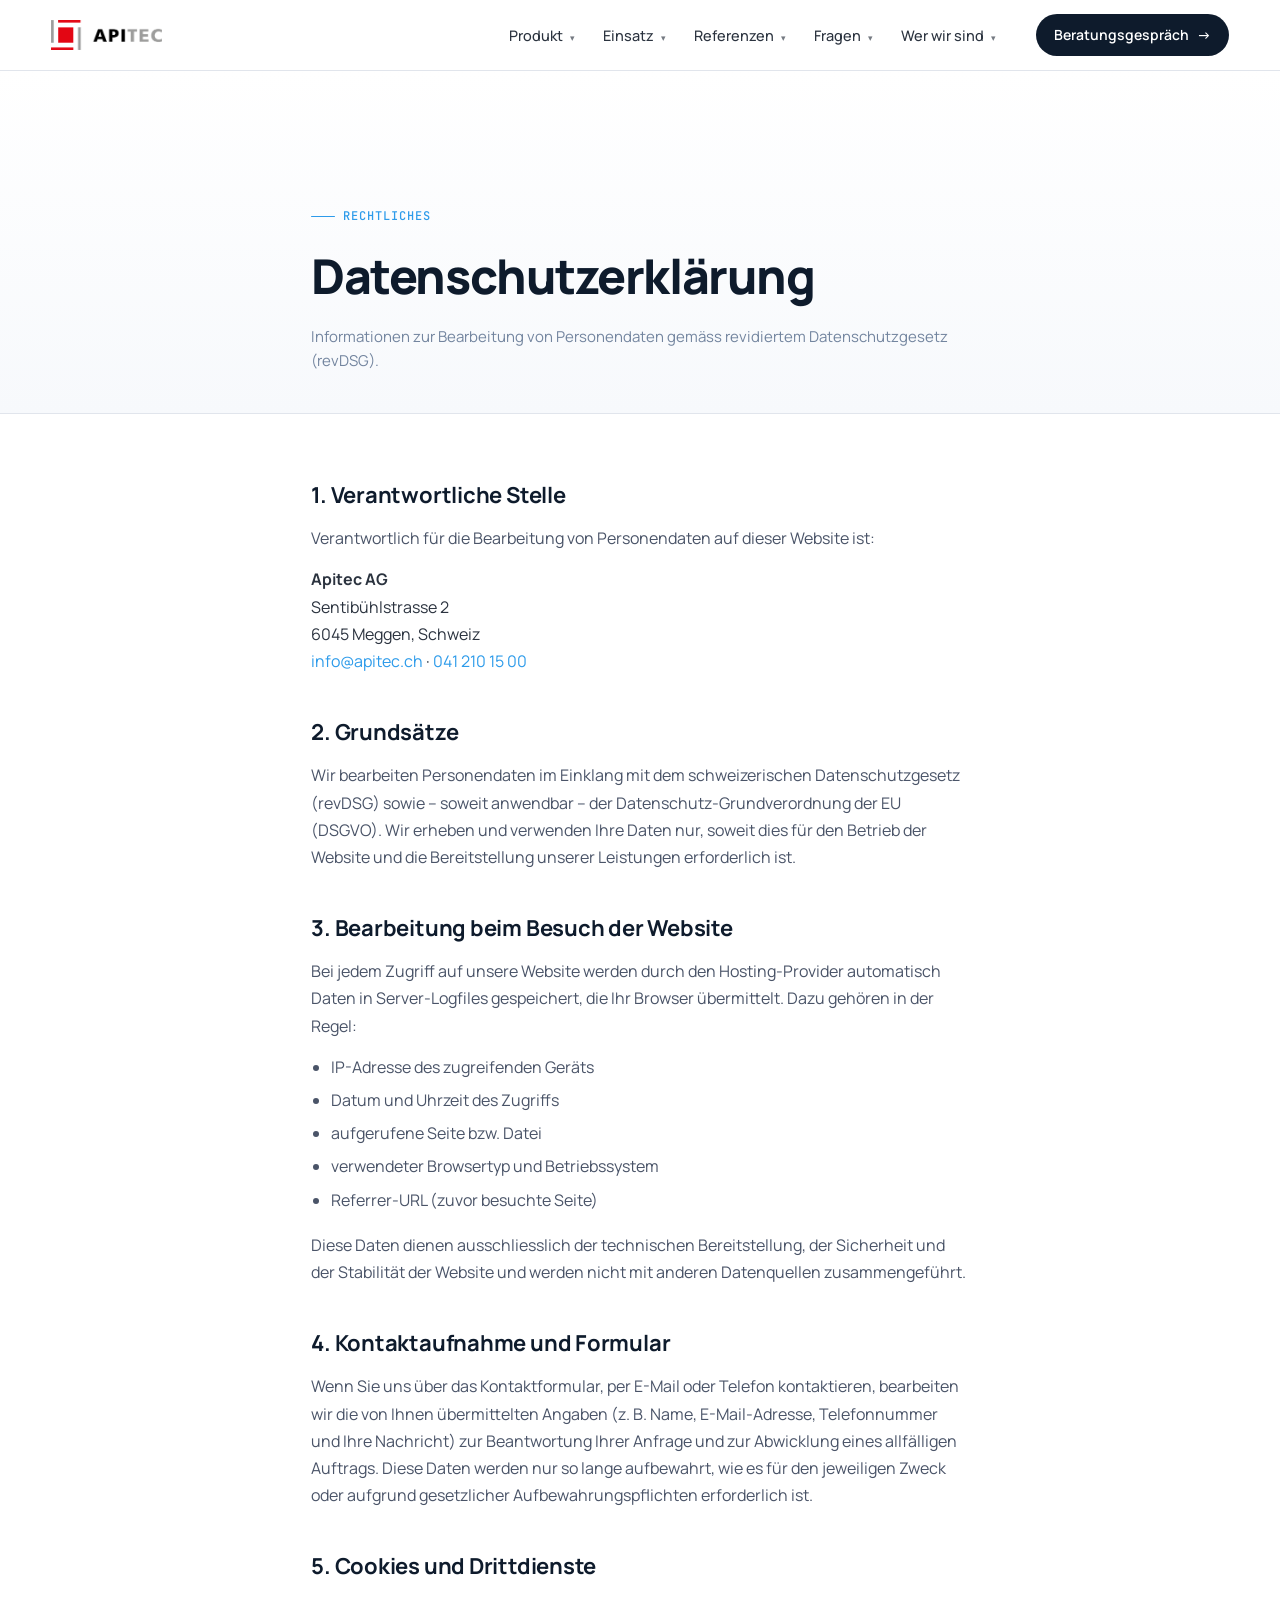
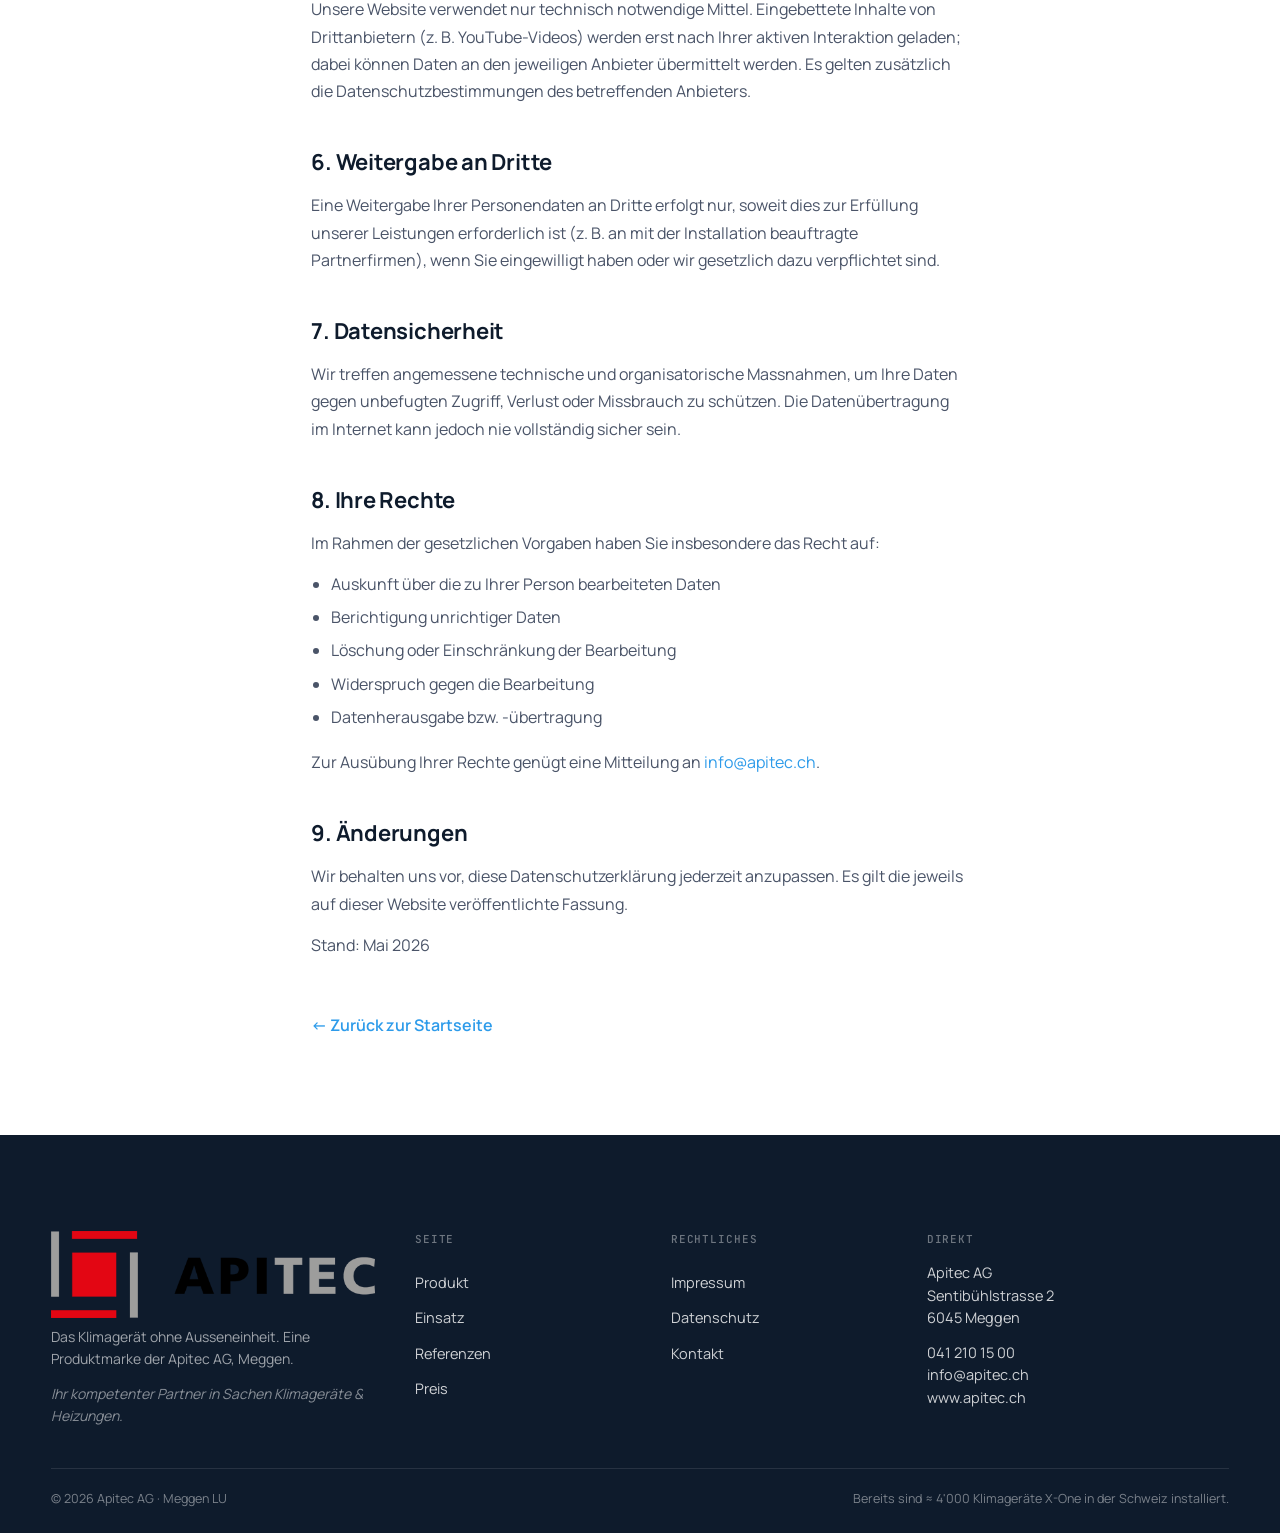
<file: datenschutz.html>
<!doctype html>
<html lang="de-CH">
<head>
<meta charset="utf-8">
<meta name="viewport" content="width=device-width, initial-scale=1">

<title>Datenschutz · X-One Klimagerät · Apitec AG, Meggen</title>
<meta name="description" content="Datenschutzerklärung der Apitec AG, Meggen — Informationen zur Bearbeitung von Personendaten auf das-klimageraet.ch gemäss revDSG.">
<meta name="robots" content="index, follow">
<link rel="canonical" href="https://das-klimageraet.ch/datenschutz.html">

<link rel="icon" href="data:image/svg+xml,%3Csvg xmlns='http://www.w3.org/2000/svg' viewBox='0 0 32 32'%3E%3Crect width='32' height='32' rx='6' fill='%232D9BEA'/%3E%3Ctext x='16' y='22' font-family='Manrope,sans-serif' font-size='18' font-weight='700' fill='white' text-anchor='middle'%3EX%3C/text%3E%3C/svg%3E">

<link rel="preconnect" href="https://fonts.googleapis.com">
<link rel="preconnect" href="https://fonts.gstatic.com" crossorigin>
<link href="https://fonts.googleapis.com/css2?family=Manrope:wght@300;400;500;600;700;800&family=JetBrains+Mono:wght@400;500&display=swap" rel="stylesheet">

<link rel="stylesheet" href="css/style.css">
</head>
<body>

<a class="skip-link" href="#main">Zum Inhalt springen</a>

<header class="nav" id="site-nav">
  <div class="nav__inner">
    <a href="index.html" class="nav__brand" aria-label="X-One von Apitec AG">
      <img src="assets/images/Logo-Apitec-AG-500.png" alt="Apitec AG" class="nav__logo" height="28">
    </a>

    <nav class="nav__links" aria-label="Hauptnavigation">
      <div class="nav__item">
        <a href="index.html#produkt" class="nav__top">Produkt <span class="nav__caret" aria-hidden="true">▾</span></a>
        <div class="nav__drop">
          <a href="index.html#produkt">6 Gründe</a>
          <a href="index.html#effizienz">−30 % Strom</a>
          <a href="index.html#prinzip">Fassade</a>
          <a href="index.html#bedienung">3 Wege</a>
        </div>
      </div>

      <div class="nav__item">
        <a href="index.html#einsatz" class="nav__top">Einsatz <span class="nav__caret" aria-hidden="true">▾</span></a>
        <div class="nav__drop">
          <a href="index.html#einsatz">Einsatz-Möglichkeiten</a>
        </div>
      </div>

      <div class="nav__item">
        <a href="index.html#referenzen" class="nav__top">Referenzen <span class="nav__caret" aria-hidden="true">▾</span></a>
        <div class="nav__drop">
          <a href="index.html#referenzen">Hotels</a>
          <a href="index.html#referenzen">Büros</a>
          <a href="index.html#referenzen">Arztpraxis</a>
          <a href="index.html#referenzen">Privat</a>
          <a href="index.html#kundenstimmen">Kundenstimmen</a>
        </div>
      </div>

      <div class="nav__item">
        <a href="index.html#faq" class="nav__top">Fragen <span class="nav__caret" aria-hidden="true">▾</span></a>
        <div class="nav__drop">
          <a href="index.html#faq">Häufige Fragen</a>
          <a href="index.html#preis">Preise</a>
        </div>
      </div>

      <div class="nav__item">
        <a href="index.html#ueber-uns" class="nav__top">Wer wir sind <span class="nav__caret" aria-hidden="true">▾</span></a>
        <div class="nav__drop">
          <a href="index.html#ueber-uns">Apitec AG</a>
        </div>
      </div>
    </nav>

    <a href="index.html#kontakt" class="nav__cta">
      Beratungsgespräch
      <span aria-hidden="true">→</span>
    </a>

    <button class="nav__burger" aria-label="Menü öffnen" aria-expanded="false">
      <span></span><span></span><span></span>
    </button>
  </div>
</header>

<main id="main">

  <section class="legal-hero">
    <div class="legal-hero__inner">
      <span class="kicker">Rechtliches</span>
      <h1>Datenschutzerklärung</h1>
      <p>Informationen zur Bearbeitung von Personendaten gemäss revidiertem Datenschutzgesetz (revDSG).</p>
    </div>
  </section>

  <section class="legal">
    <div class="legal__content">

      <h2>1. Verantwortliche Stelle</h2>
      <p>Verantwortlich für die Bearbeitung von Personendaten auf dieser Website ist:</p>
      <address class="legal__address">
        <strong>Apitec AG</strong><br>
        Sentibühlstrasse 2<br>
        6045 Meggen, Schweiz<br>
        <a href="mailto:info@apitec.ch">info@apitec.ch</a> · <a href="tel:+41412101500">041 210 15 00</a>
      </address>

      <h2>2. Grundsätze</h2>
      <p>
        Wir bearbeiten Personendaten im Einklang mit dem schweizerischen Datenschutzgesetz (revDSG) sowie – soweit anwendbar – der Datenschutz-Grundverordnung der EU (DSGVO). Wir erheben und verwenden Ihre Daten nur, soweit dies für den Betrieb der Website und die Bereitstellung unserer Leistungen erforderlich ist.
      </p>

      <h2>3. Bearbeitung beim Besuch der Website</h2>
      <p>
        Bei jedem Zugriff auf unsere Website werden durch den Hosting-Provider automatisch Daten in Server-Logfiles gespeichert, die Ihr Browser übermittelt. Dazu gehören in der Regel:
      </p>
      <ul>
        <li>IP-Adresse des zugreifenden Geräts</li>
        <li>Datum und Uhrzeit des Zugriffs</li>
        <li>aufgerufene Seite bzw. Datei</li>
        <li>verwendeter Browsertyp und Betriebssystem</li>
        <li>Referrer-URL (zuvor besuchte Seite)</li>
      </ul>
      <p>
        Diese Daten dienen ausschliesslich der technischen Bereitstellung, der Sicherheit und der Stabilität der Website und werden nicht mit anderen Datenquellen zusammengeführt.
      </p>

      <h2>4. Kontaktaufnahme und Formular</h2>
      <p>
        Wenn Sie uns über das Kontaktformular, per E-Mail oder Telefon kontaktieren, bearbeiten wir die von Ihnen übermittelten Angaben (z.&nbsp;B. Name, E-Mail-Adresse, Telefonnummer und Ihre Nachricht) zur Beantwortung Ihrer Anfrage und zur Abwicklung eines allfälligen Auftrags. Diese Daten werden nur so lange aufbewahrt, wie es für den jeweiligen Zweck oder aufgrund gesetzlicher Aufbewahrungspflichten erforderlich ist.
      </p>

      <h2>5. Cookies und Drittdienste</h2>
      <p>
        Unsere Website verwendet nur technisch notwendige Mittel. Eingebettete Inhalte von Drittanbietern (z.&nbsp;B. YouTube-Videos) werden erst nach Ihrer aktiven Interaktion geladen; dabei können Daten an den jeweiligen Anbieter übermittelt werden. Es gelten zusätzlich die Datenschutzbestimmungen des betreffenden Anbieters.
      </p>

      <h2>6. Weitergabe an Dritte</h2>
      <p>
        Eine Weitergabe Ihrer Personendaten an Dritte erfolgt nur, soweit dies zur Erfüllung unserer Leistungen erforderlich ist (z.&nbsp;B. an mit der Installation beauftragte Partnerfirmen), wenn Sie eingewilligt haben oder wir gesetzlich dazu verpflichtet sind.
      </p>

      <h2>7. Datensicherheit</h2>
      <p>
        Wir treffen angemessene technische und organisatorische Massnahmen, um Ihre Daten gegen unbefugten Zugriff, Verlust oder Missbrauch zu schützen. Die Datenübertragung im Internet kann jedoch nie vollständig sicher sein.
      </p>

      <h2>8. Ihre Rechte</h2>
      <p>Im Rahmen der gesetzlichen Vorgaben haben Sie insbesondere das Recht auf:</p>
      <ul>
        <li>Auskunft über die zu Ihrer Person bearbeiteten Daten</li>
        <li>Berichtigung unrichtiger Daten</li>
        <li>Löschung oder Einschränkung der Bearbeitung</li>
        <li>Widerspruch gegen die Bearbeitung</li>
        <li>Datenherausgabe bzw. -übertragung</li>
      </ul>
      <p>
        Zur Ausübung Ihrer Rechte genügt eine Mitteilung an <a href="mailto:info@apitec.ch">info@apitec.ch</a>.
      </p>

      <h2>9. Änderungen</h2>
      <p>
        Wir behalten uns vor, diese Datenschutzerklärung jederzeit anzupassen. Es gilt die jeweils auf dieser Website veröffentlichte Fassung.
      </p>

      <p class="legal__updated">Stand: Mai 2026</p>

      <a class="legal__back" href="index.html">← Zurück zur Startseite</a>
    </div>
  </section>

</main>

<footer class="footer">
  <div class="container">
    <div class="footer__grid">
      <div class="footer__brand">
        <a href="index.html" class="footer__logo" aria-label="Apitec AG">
          <img src="assets/images/Logo-Apitec-AG-500.png" alt="Apitec AG">
        </a>
        <p>Das Klimagerät ohne Ausseneinheit. Eine Produktmarke der Apitec AG, Meggen.</p>
        <p class="footer__tagline">Ihr kompetenter Partner in Sachen Klimageräte &amp; Heizungen.</p>
      </div>
      <nav class="footer__nav" aria-label="Footer">
        <h4>Seite</h4>
        <a href="index.html#produkt">Produkt</a>
        <a href="index.html#einsatz">Einsatz</a>
        <a href="index.html#referenzen">Referenzen</a>
        <a href="index.html#preis">Preis</a>
      </nav>
      <nav class="footer__nav" aria-label="Rechtliches">
        <h4>Rechtliches</h4>
        <a href="impressum.html">Impressum</a>
        <a href="datenschutz.html">Datenschutz</a>
        <a href="index.html#kontakt">Kontakt</a>
      </nav>
      <div class="footer__contact">
        <h4>Direkt</h4>
        <p>Apitec AG<br>Sentibühlstrasse 2<br>6045 Meggen</p>
        <p>
          <a href="tel:+41412101500">041 210 15 00</a><br>
          <a href="mailto:info@apitec.ch">info@apitec.ch</a><br>
          <a href="https://www.apitec.ch" target="_blank" rel="noopener">www.apitec.ch</a>
        </p>
      </div>
    </div>
    <div class="footer__base">
      <span>© <span id="year">2026</span> Apitec AG · Meggen LU</span>
      <span>Bereits sind ≈ 4'000 Klimageräte X-One in der Schweiz installiert.</span>
    </div>
  </div>
</footer>

<script src="js/main.js"></script>
</body>
</html>
</file>
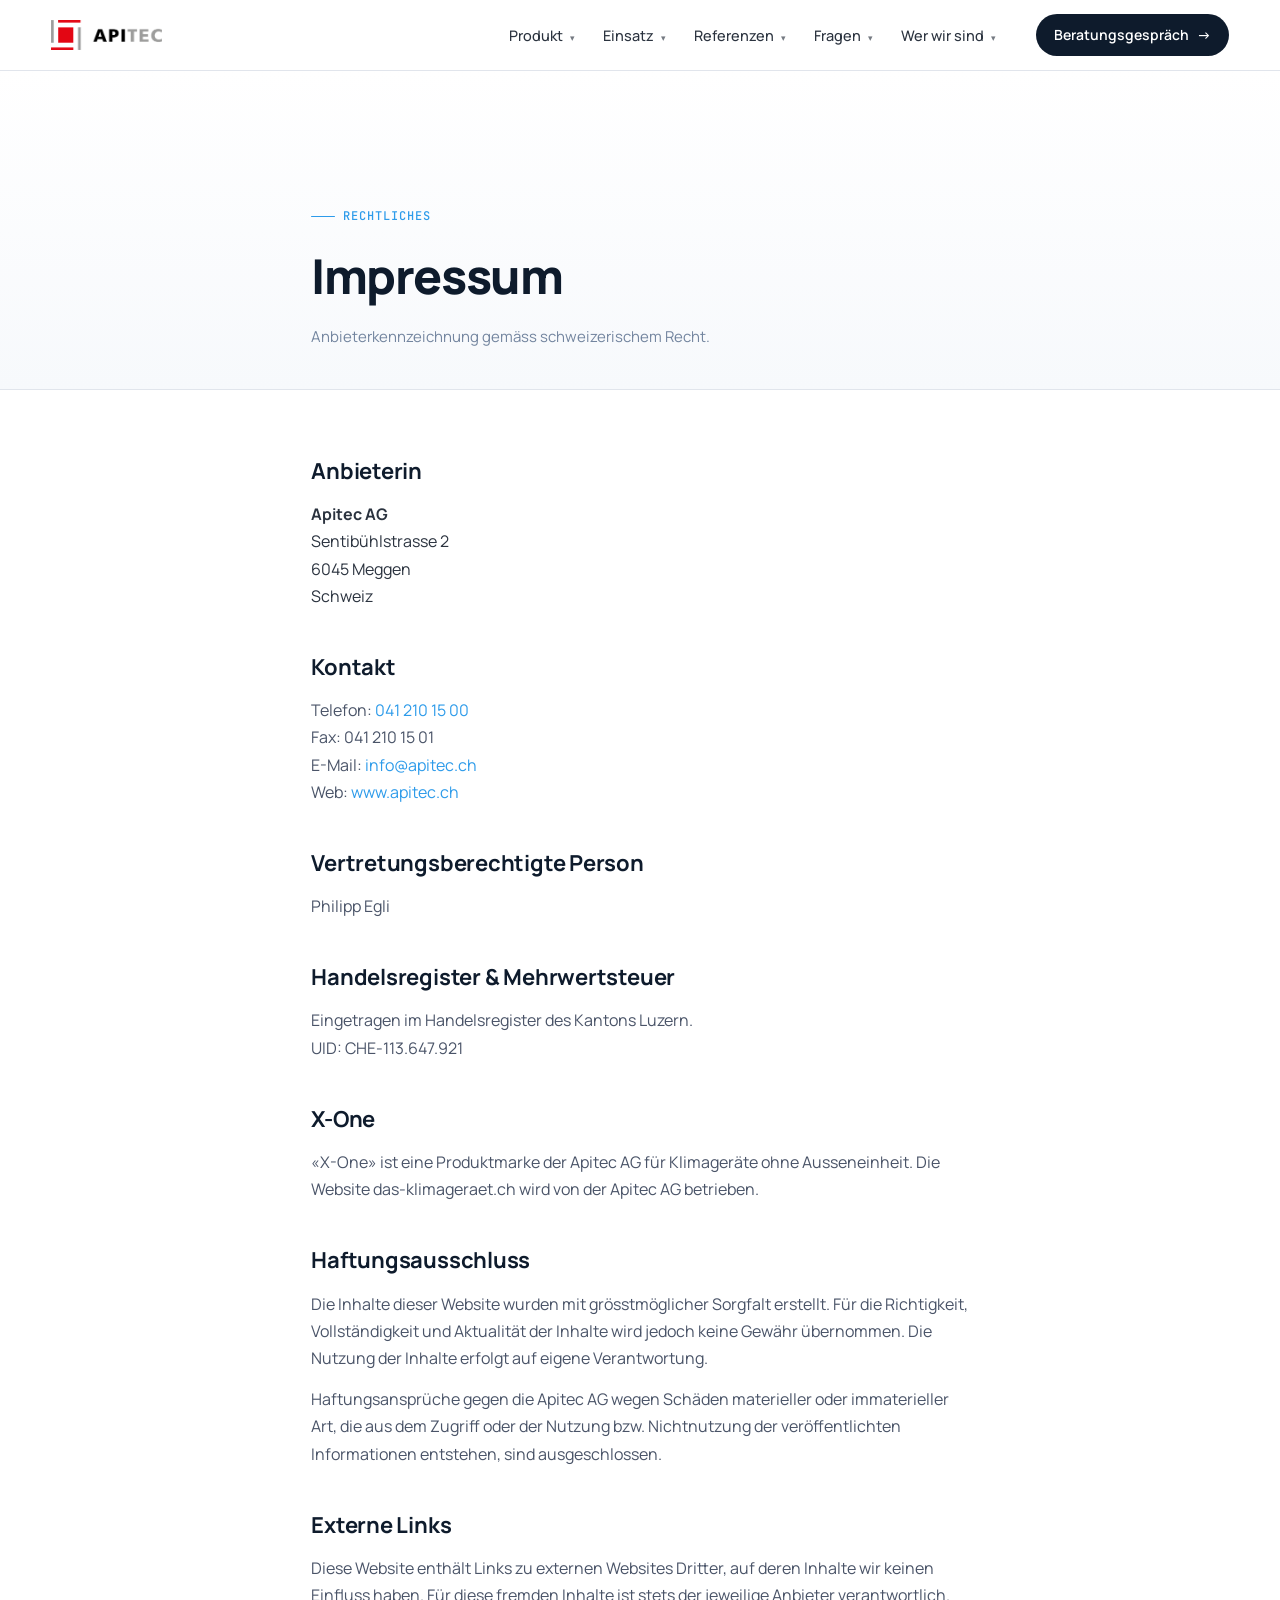
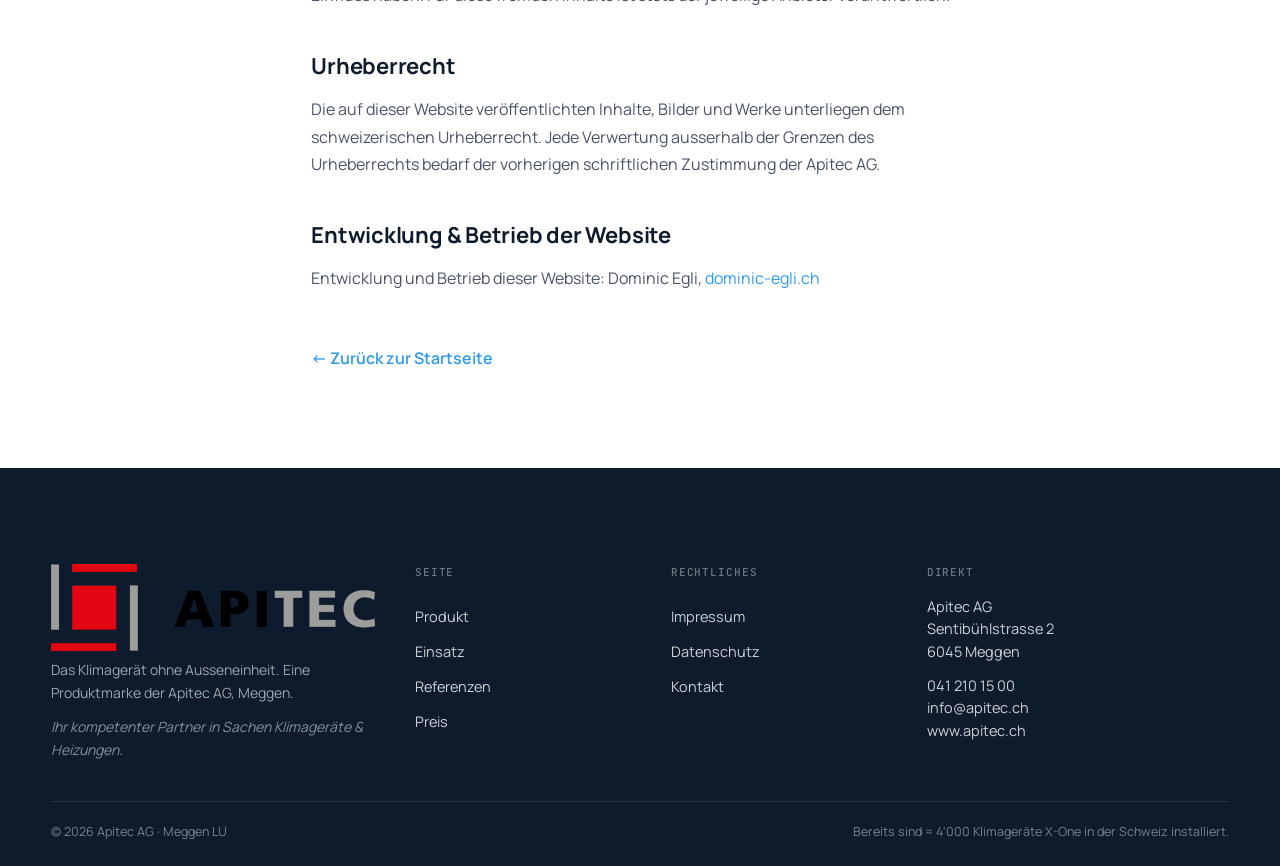
<file: impressum.html>
<!doctype html>
<html lang="de-CH">
<head>
<meta charset="utf-8">
<meta name="viewport" content="width=device-width, initial-scale=1">

<title>Impressum · X-One Klimagerät · Apitec AG, Meggen</title>
<meta name="description" content="Impressum und Anbieterkennzeichnung der Apitec AG, Meggen — Anbieterin des X-One Klimageräts ohne Ausseneinheit.">
<meta name="robots" content="index, follow">
<link rel="canonical" href="https://das-klimageraet.ch/impressum.html">

<link rel="icon" href="data:image/svg+xml,%3Csvg xmlns='http://www.w3.org/2000/svg' viewBox='0 0 32 32'%3E%3Crect width='32' height='32' rx='6' fill='%232D9BEA'/%3E%3Ctext x='16' y='22' font-family='Manrope,sans-serif' font-size='18' font-weight='700' fill='white' text-anchor='middle'%3EX%3C/text%3E%3C/svg%3E">

<link rel="preconnect" href="https://fonts.googleapis.com">
<link rel="preconnect" href="https://fonts.gstatic.com" crossorigin>
<link href="https://fonts.googleapis.com/css2?family=Manrope:wght@300;400;500;600;700;800&family=JetBrains+Mono:wght@400;500&display=swap" rel="stylesheet">

<link rel="stylesheet" href="css/style.css">
</head>
<body>

<a class="skip-link" href="#main">Zum Inhalt springen</a>

<header class="nav" id="site-nav">
  <div class="nav__inner">
    <a href="index.html" class="nav__brand" aria-label="X-One von Apitec AG">
      <img src="assets/images/Logo-Apitec-AG-500.png" alt="Apitec AG" class="nav__logo" height="28">
    </a>

    <nav class="nav__links" aria-label="Hauptnavigation">
      <div class="nav__item">
        <a href="index.html#produkt" class="nav__top">Produkt <span class="nav__caret" aria-hidden="true">▾</span></a>
        <div class="nav__drop">
          <a href="index.html#produkt">6 Gründe</a>
          <a href="index.html#effizienz">−30 % Strom</a>
          <a href="index.html#prinzip">Fassade</a>
          <a href="index.html#bedienung">3 Wege</a>
        </div>
      </div>

      <div class="nav__item">
        <a href="index.html#einsatz" class="nav__top">Einsatz <span class="nav__caret" aria-hidden="true">▾</span></a>
        <div class="nav__drop">
          <a href="index.html#einsatz">Einsatz-Möglichkeiten</a>
        </div>
      </div>

      <div class="nav__item">
        <a href="index.html#referenzen" class="nav__top">Referenzen <span class="nav__caret" aria-hidden="true">▾</span></a>
        <div class="nav__drop">
          <a href="index.html#referenzen">Hotels</a>
          <a href="index.html#referenzen">Büros</a>
          <a href="index.html#referenzen">Arztpraxis</a>
          <a href="index.html#referenzen">Privat</a>
          <a href="index.html#kundenstimmen">Kundenstimmen</a>
        </div>
      </div>

      <div class="nav__item">
        <a href="index.html#faq" class="nav__top">Fragen <span class="nav__caret" aria-hidden="true">▾</span></a>
        <div class="nav__drop">
          <a href="index.html#faq">Häufige Fragen</a>
          <a href="index.html#preis">Preise</a>
        </div>
      </div>

      <div class="nav__item">
        <a href="index.html#ueber-uns" class="nav__top">Wer wir sind <span class="nav__caret" aria-hidden="true">▾</span></a>
        <div class="nav__drop">
          <a href="index.html#ueber-uns">Apitec AG</a>
        </div>
      </div>
    </nav>

    <a href="index.html#kontakt" class="nav__cta">
      Beratungsgespräch
      <span aria-hidden="true">→</span>
    </a>

    <button class="nav__burger" aria-label="Menü öffnen" aria-expanded="false">
      <span></span><span></span><span></span>
    </button>
  </div>
</header>

<main id="main">

  <section class="legal-hero">
    <div class="legal-hero__inner">
      <span class="kicker">Rechtliches</span>
      <h1>Impressum</h1>
      <p>Anbieterkennzeichnung gemäss schweizerischem Recht.</p>
    </div>
  </section>

  <section class="legal">
    <div class="legal__content">

      <h2>Anbieterin</h2>
      <address class="legal__address">
        <strong>Apitec AG</strong><br>
        Sentibühlstrasse 2<br>
        6045 Meggen<br>
        Schweiz
      </address>

      <h2>Kontakt</h2>
      <p>
        Telefon: <a href="tel:+41412101500">041 210 15 00</a><br>
        Fax: 041 210 15 01<br>
        E-Mail: <a href="mailto:info@apitec.ch">info@apitec.ch</a><br>
        Web: <a href="https://www.apitec.ch" target="_blank" rel="noopener">www.apitec.ch</a>
      </p>

      <h2>Vertretungsberechtigte Person</h2>
      <p>Philipp Egli</p>

      <h2>Handelsregister &amp; Mehrwertsteuer</h2>
      <p>
        Eingetragen im Handelsregister des Kantons Luzern.<br>
        UID: CHE-113.647.921
      </p>

      <h2>X-One</h2>
      <p>
        «X-One» ist eine Produktmarke der Apitec AG für Klimageräte ohne Ausseneinheit. Die Website das-klimageraet.ch wird von der Apitec AG betrieben.
      </p>

      <h2>Haftungsausschluss</h2>
      <p>
        Die Inhalte dieser Website wurden mit grösstmöglicher Sorgfalt erstellt. Für die Richtigkeit, Vollständigkeit und Aktualität der Inhalte wird jedoch keine Gewähr übernommen. Die Nutzung der Inhalte erfolgt auf eigene Verantwortung.
      </p>
      <p>
        Haftungsansprüche gegen die Apitec AG wegen Schäden materieller oder immaterieller Art, die aus dem Zugriff oder der Nutzung bzw. Nichtnutzung der veröffentlichten Informationen entstehen, sind ausgeschlossen.
      </p>

      <h2>Externe Links</h2>
      <p>
        Diese Website enthält Links zu externen Websites Dritter, auf deren Inhalte wir keinen Einfluss haben. Für diese fremden Inhalte ist stets der jeweilige Anbieter verantwortlich.
      </p>

      <h2>Urheberrecht</h2>
      <p>
        Die auf dieser Website veröffentlichten Inhalte, Bilder und Werke unterliegen dem schweizerischen Urheberrecht. Jede Verwertung ausserhalb der Grenzen des Urheberrechts bedarf der vorherigen schriftlichen Zustimmung der Apitec AG.
      </p>

      <h2>Entwicklung &amp; Betrieb der Website</h2>
      <p>
        Entwicklung und Betrieb dieser Website: Dominic Egli, <a href="https://dominic-egli.ch" target="_blank" rel="noopener">dominic-egli.ch</a>
      </p>

      <a class="legal__back" href="index.html">← Zurück zur Startseite</a>
    </div>
  </section>

</main>

<footer class="footer">
  <div class="container">
    <div class="footer__grid">
      <div class="footer__brand">
        <a href="index.html" class="footer__logo" aria-label="Apitec AG">
          <img src="assets/images/Logo-Apitec-AG-500.png" alt="Apitec AG">
        </a>
        <p>Das Klimagerät ohne Ausseneinheit. Eine Produktmarke der Apitec AG, Meggen.</p>
        <p class="footer__tagline">Ihr kompetenter Partner in Sachen Klimageräte &amp; Heizungen.</p>
      </div>
      <nav class="footer__nav" aria-label="Footer">
        <h4>Seite</h4>
        <a href="index.html#produkt">Produkt</a>
        <a href="index.html#einsatz">Einsatz</a>
        <a href="index.html#referenzen">Referenzen</a>
        <a href="index.html#preis">Preis</a>
      </nav>
      <nav class="footer__nav" aria-label="Rechtliches">
        <h4>Rechtliches</h4>
        <a href="impressum.html">Impressum</a>
        <a href="datenschutz.html">Datenschutz</a>
        <a href="index.html#kontakt">Kontakt</a>
      </nav>
      <div class="footer__contact">
        <h4>Direkt</h4>
        <p>Apitec AG<br>Sentibühlstrasse 2<br>6045 Meggen</p>
        <p>
          <a href="tel:+41412101500">041 210 15 00</a><br>
          <a href="mailto:info@apitec.ch">info@apitec.ch</a><br>
          <a href="https://www.apitec.ch" target="_blank" rel="noopener">www.apitec.ch</a>
        </p>
      </div>
    </div>
    <div class="footer__base">
      <span>© <span id="year">2026</span> Apitec AG · Meggen LU</span>
      <span>Bereits sind ≈ 4'000 Klimageräte X-One in der Schweiz installiert.</span>
    </div>
  </div>
</footer>

<script src="js/main.js"></script>
</body>
</html>
</file>
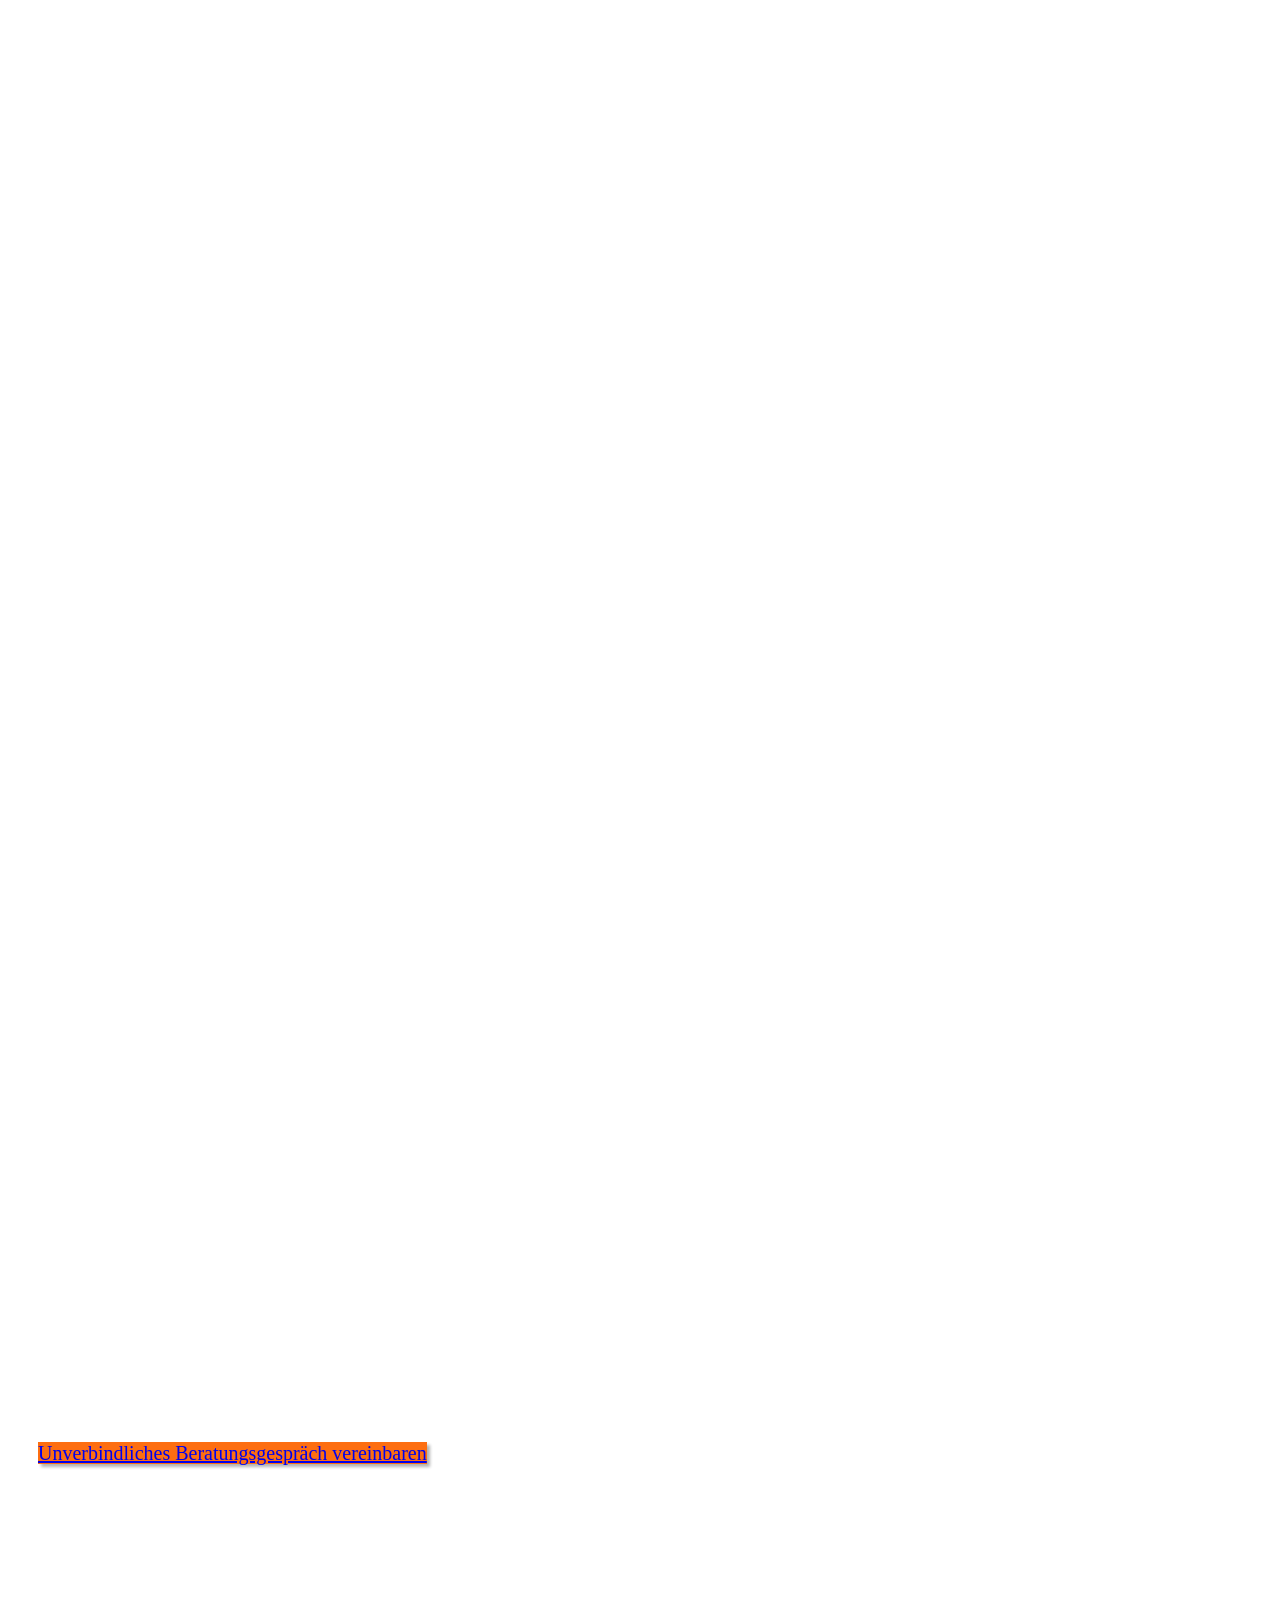
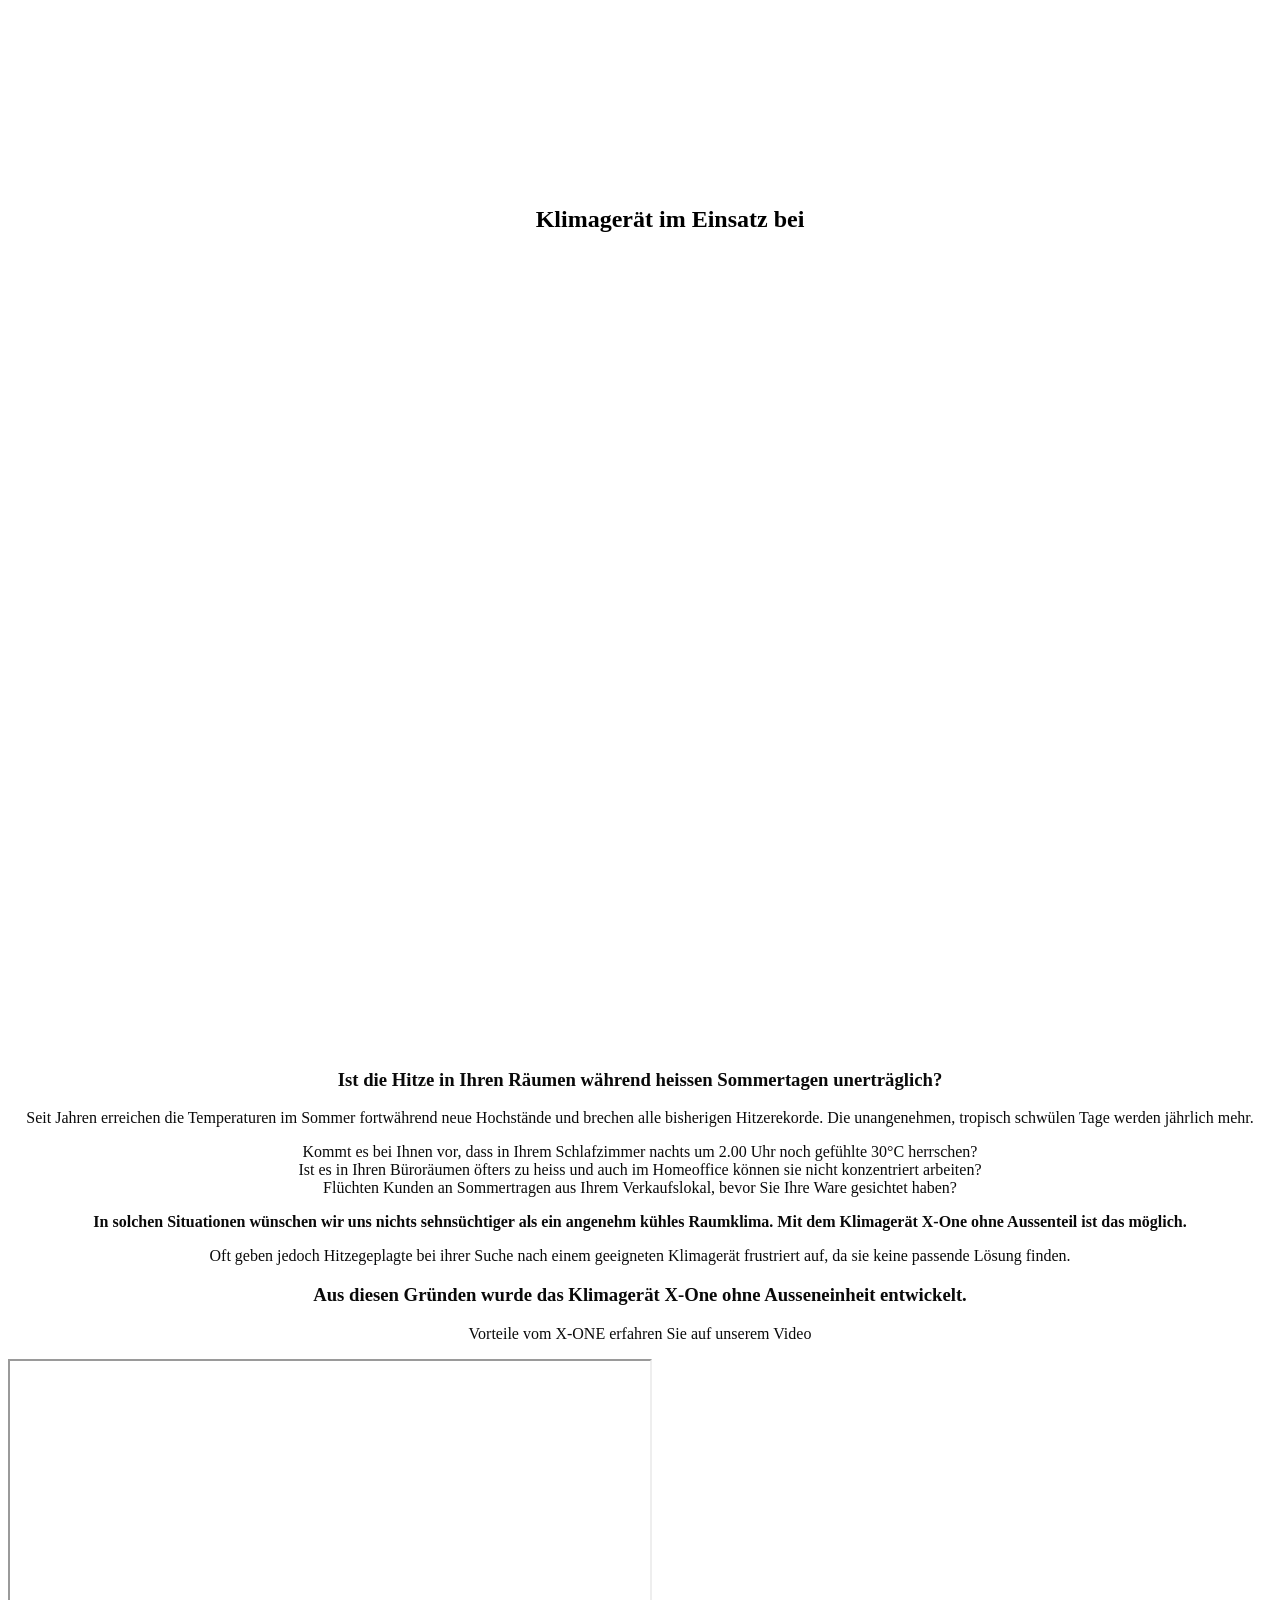
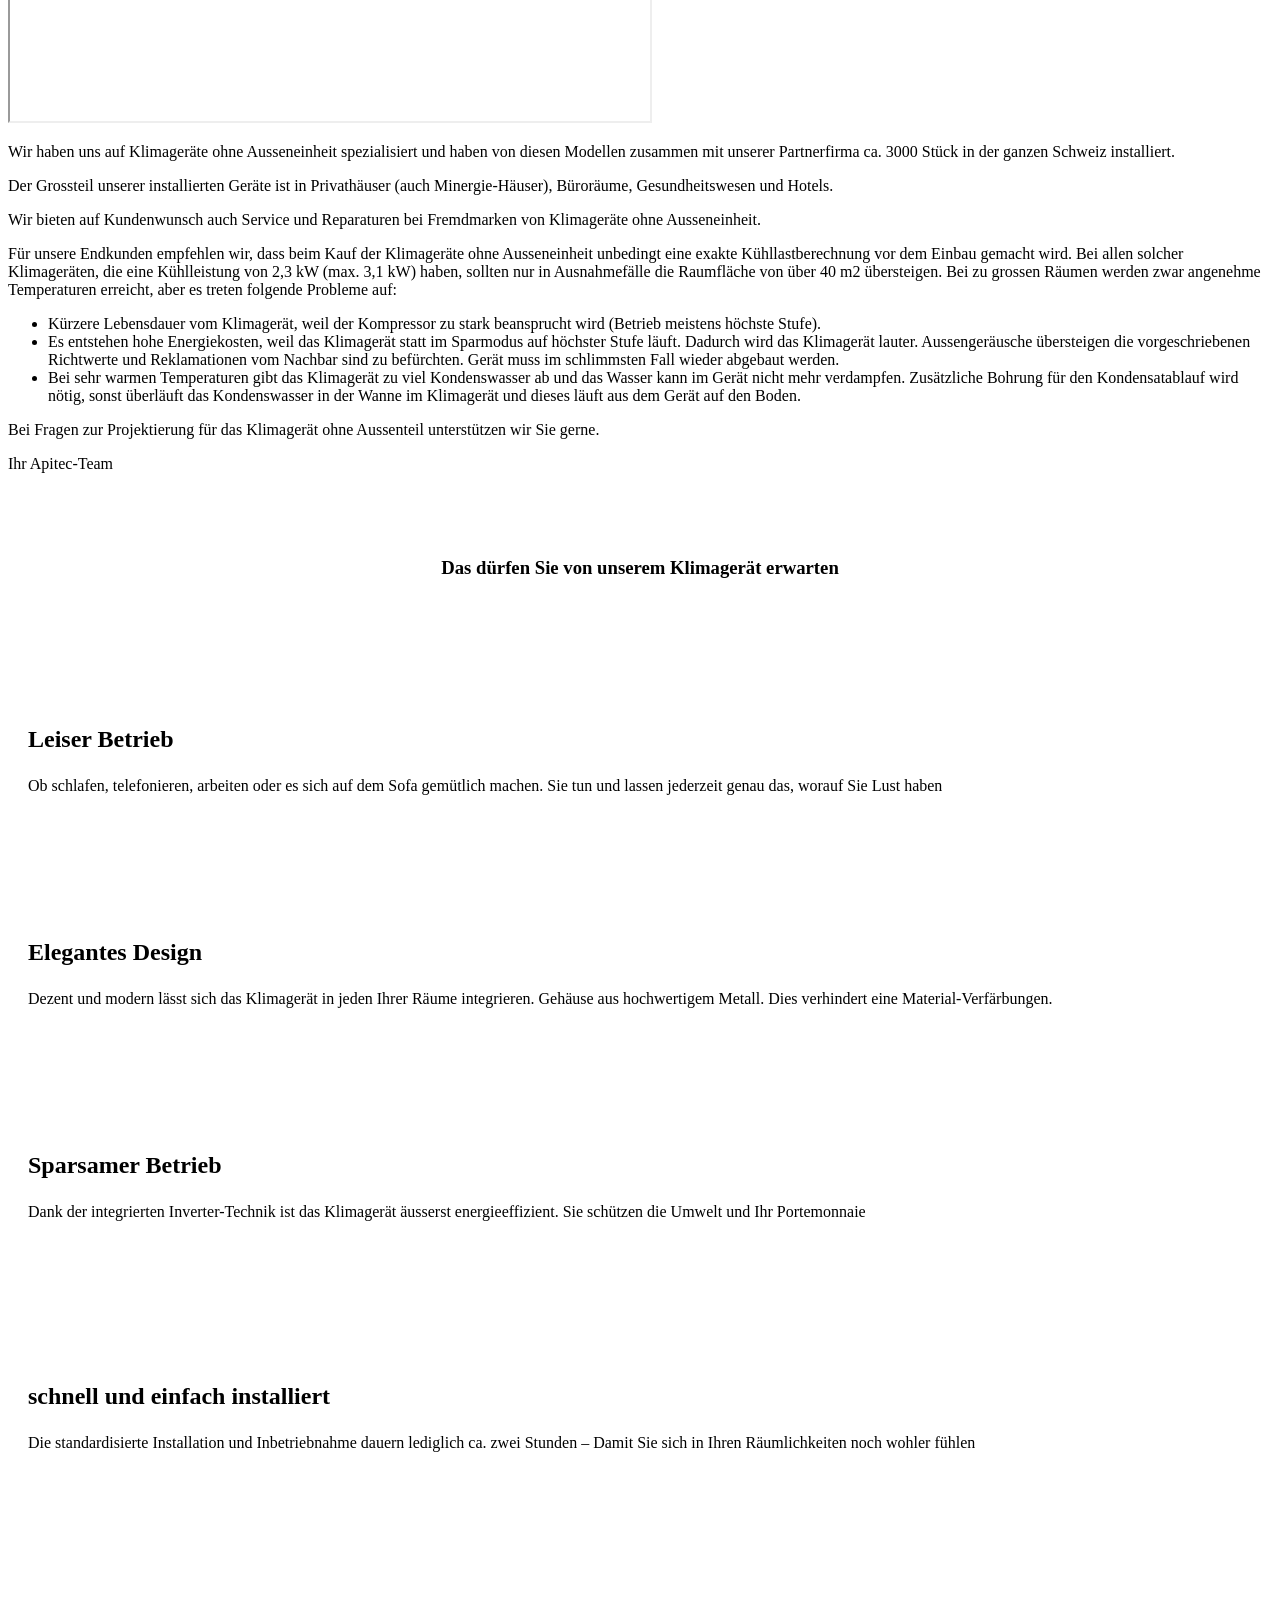
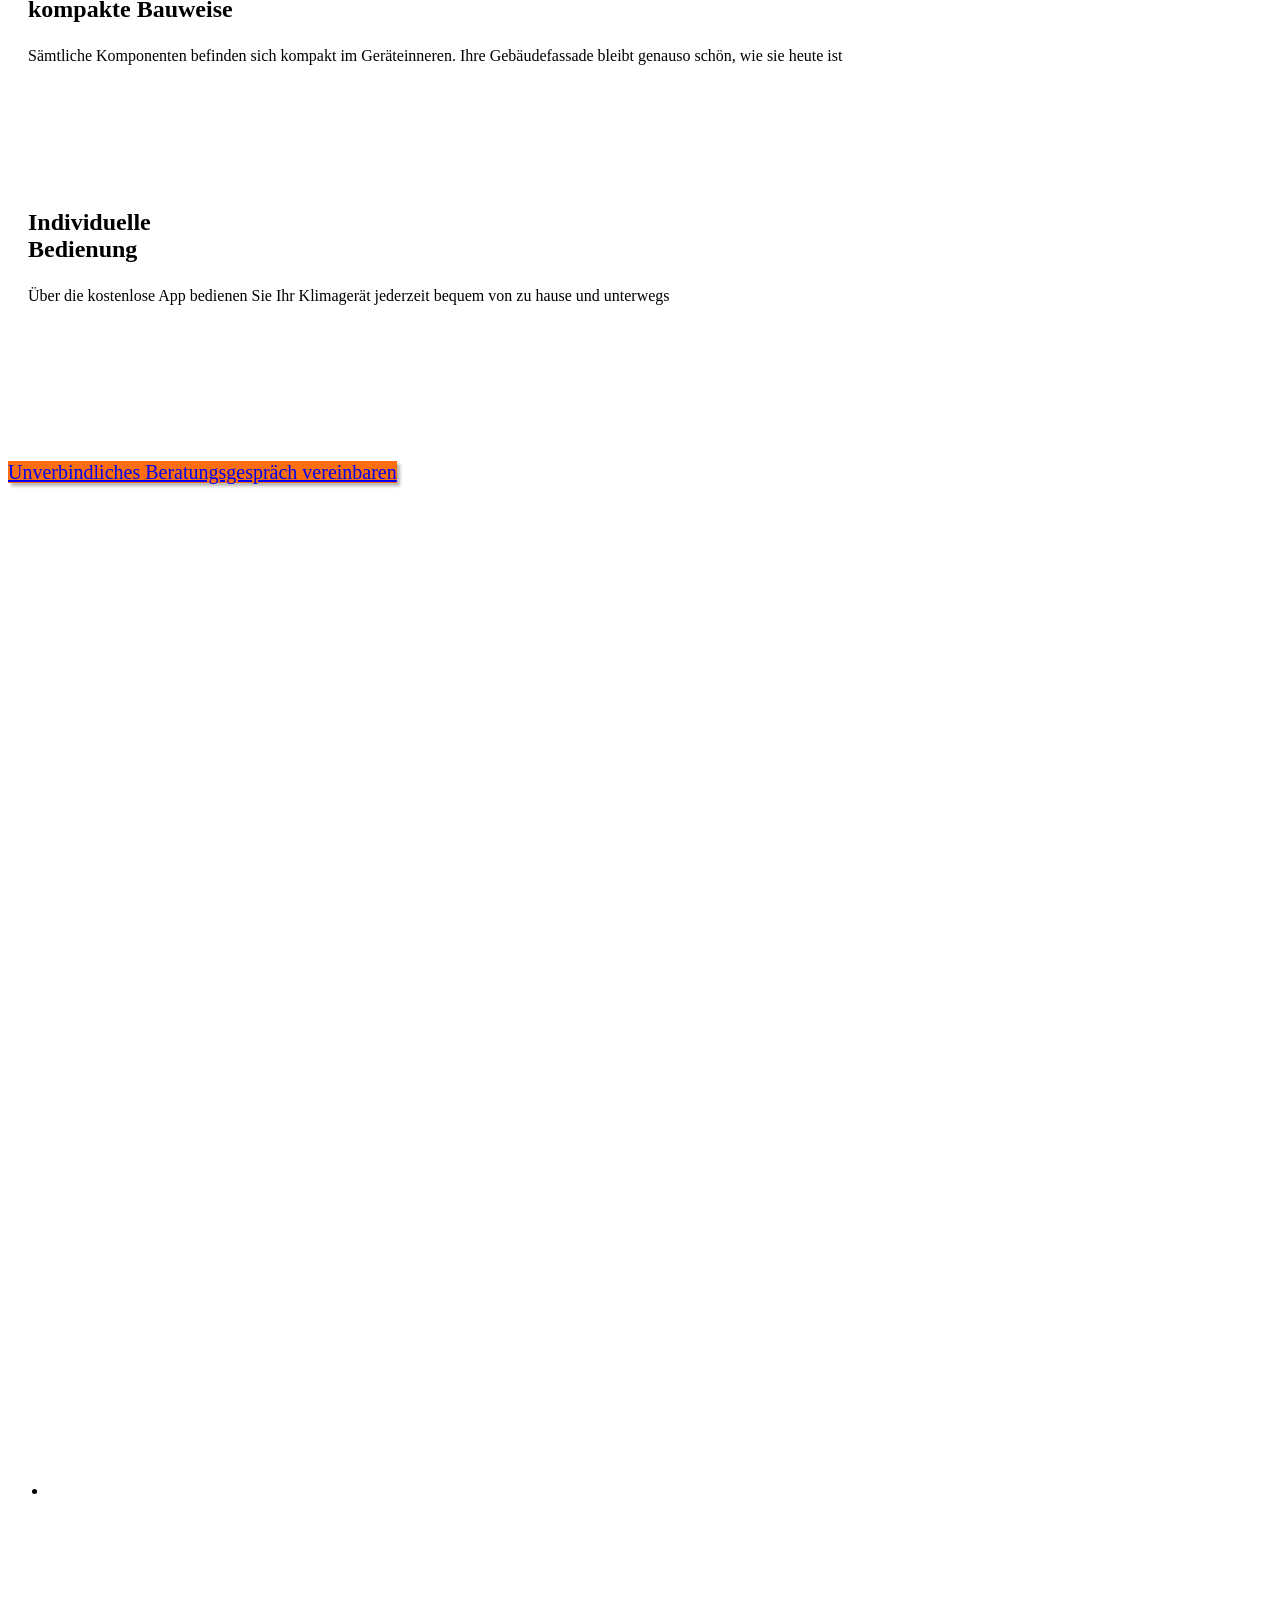
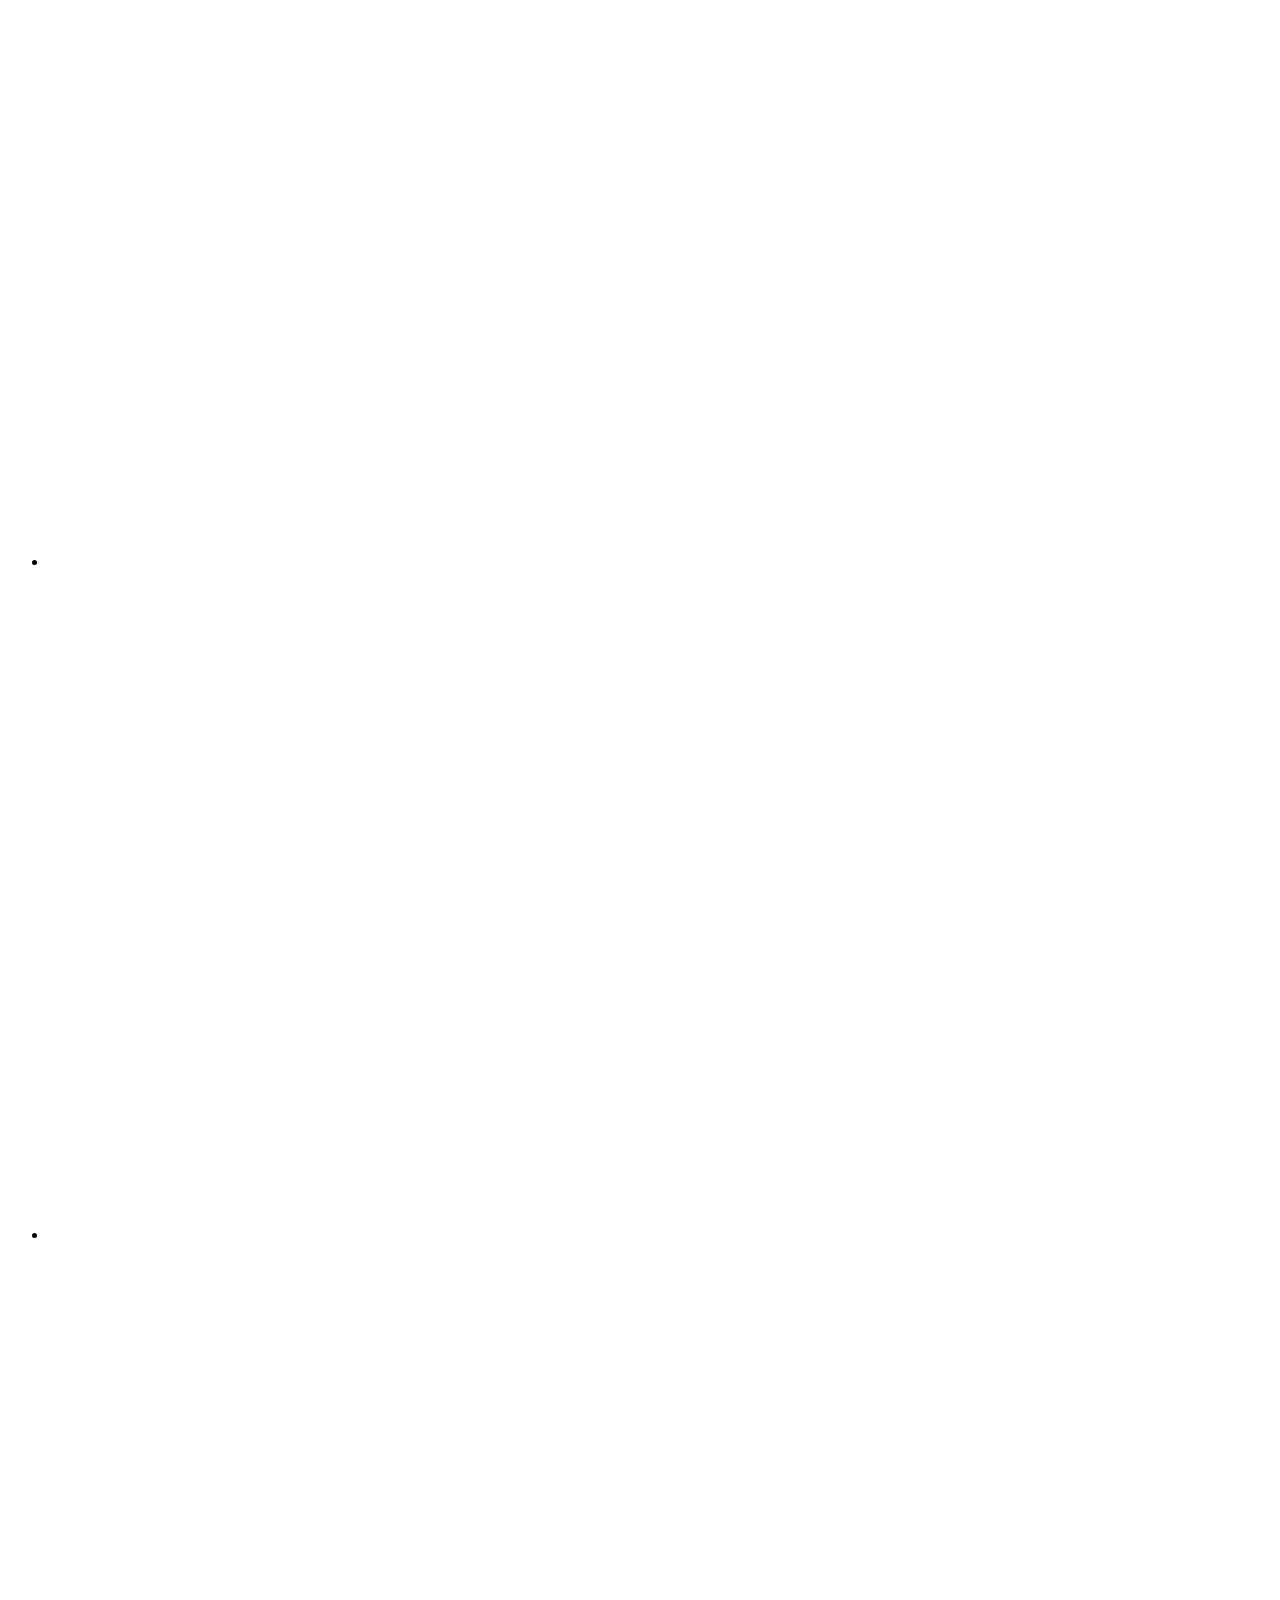
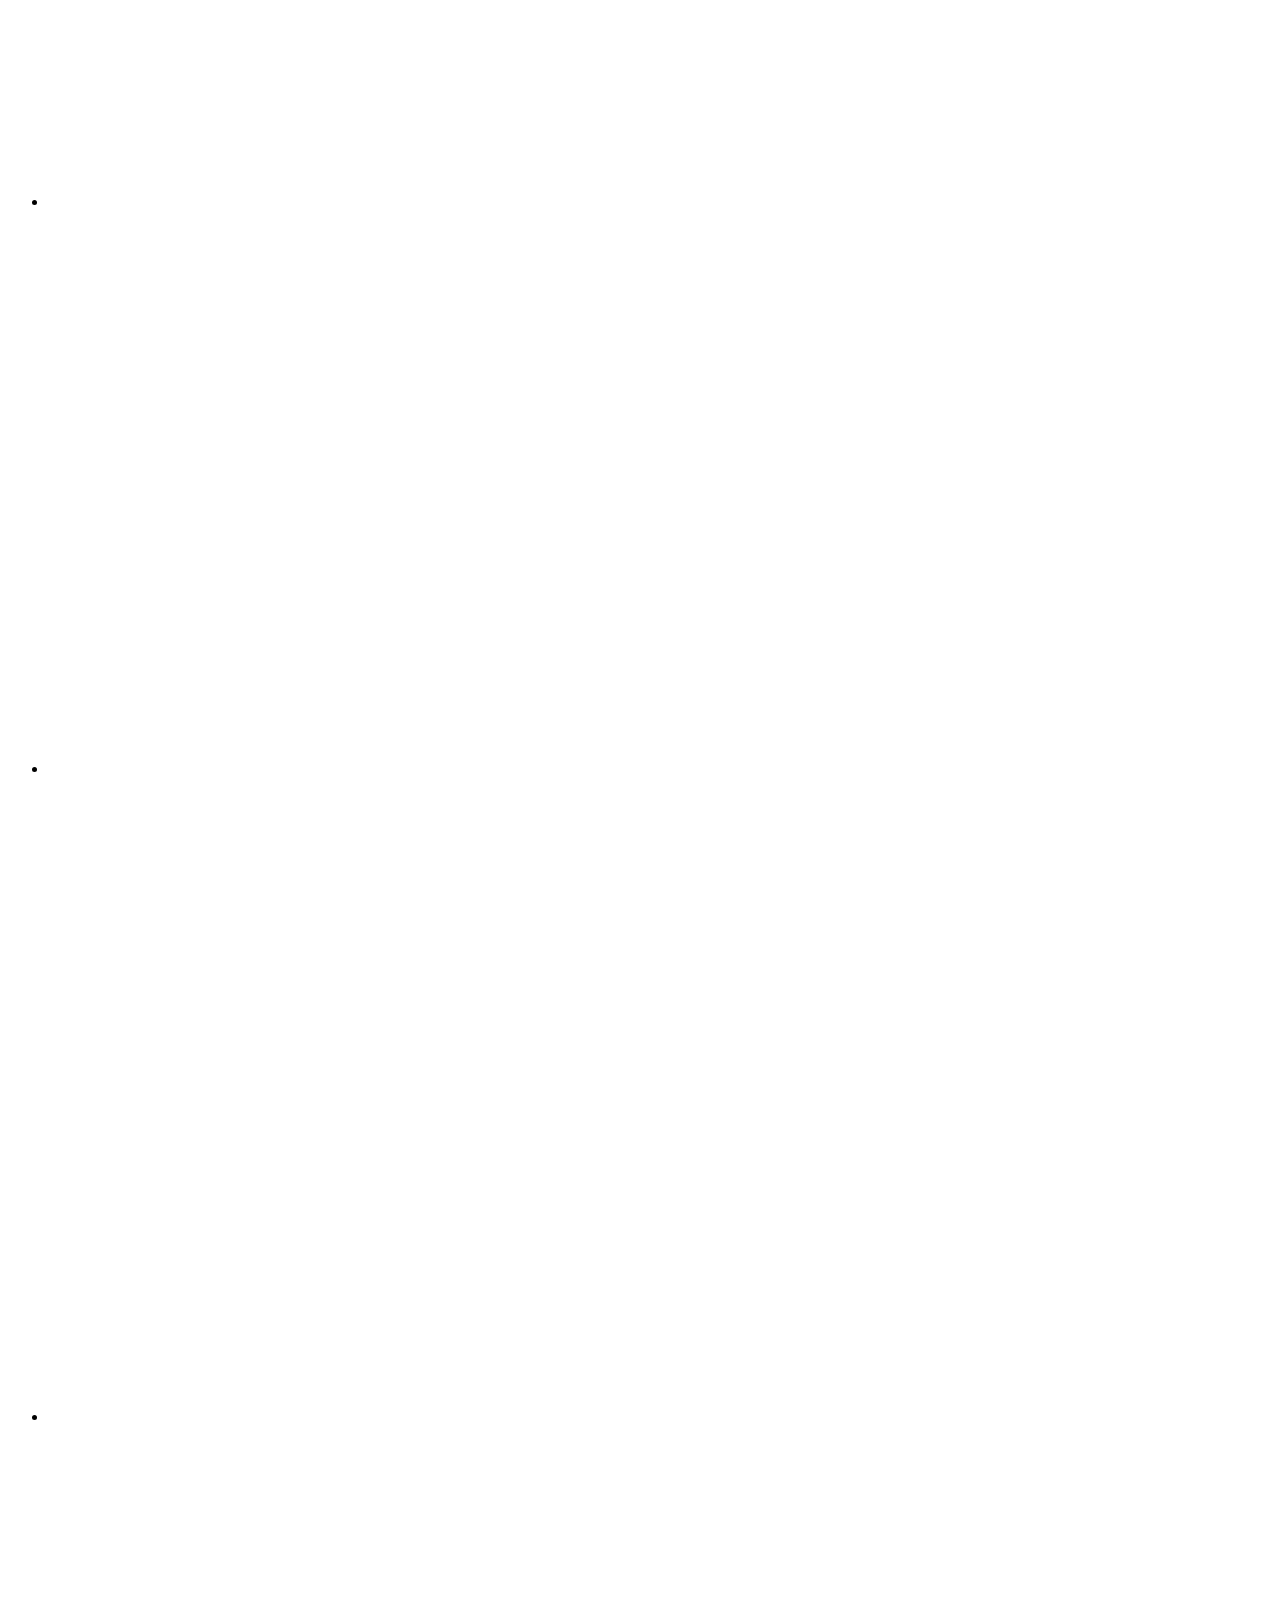
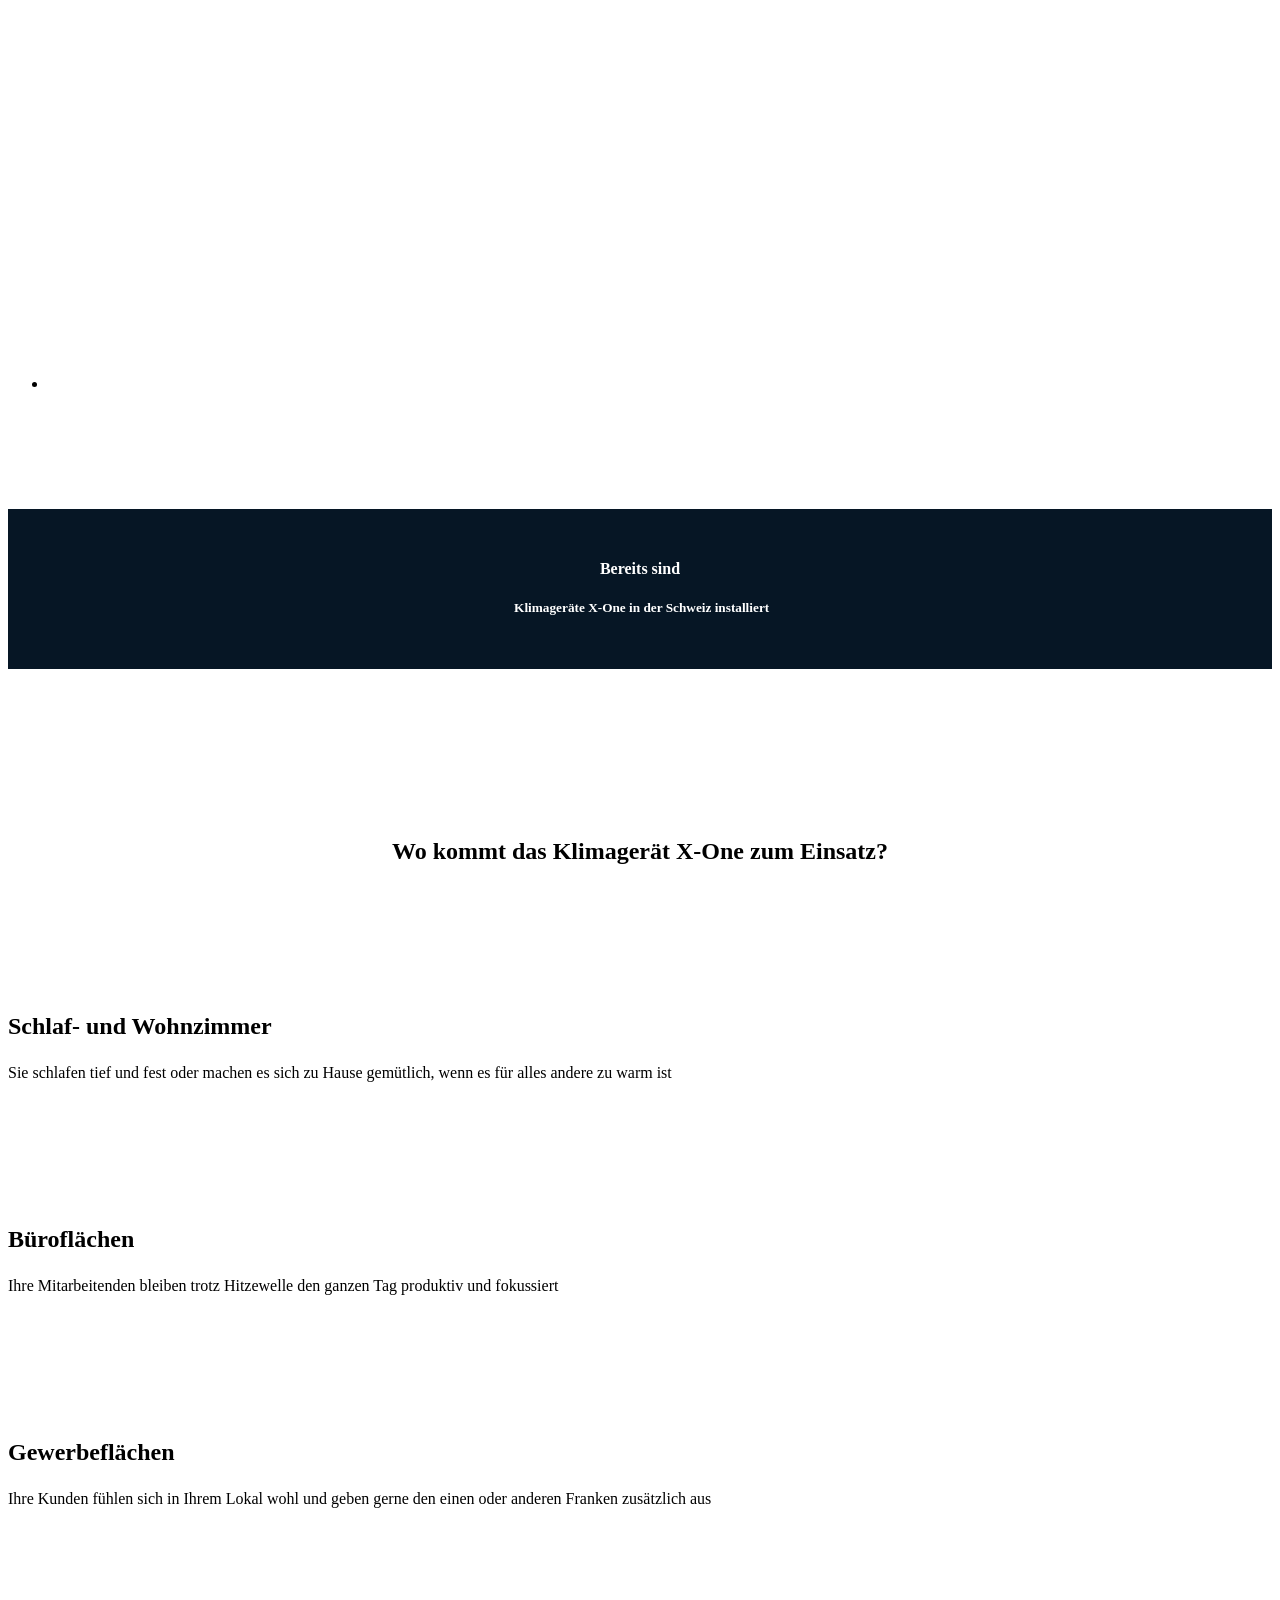
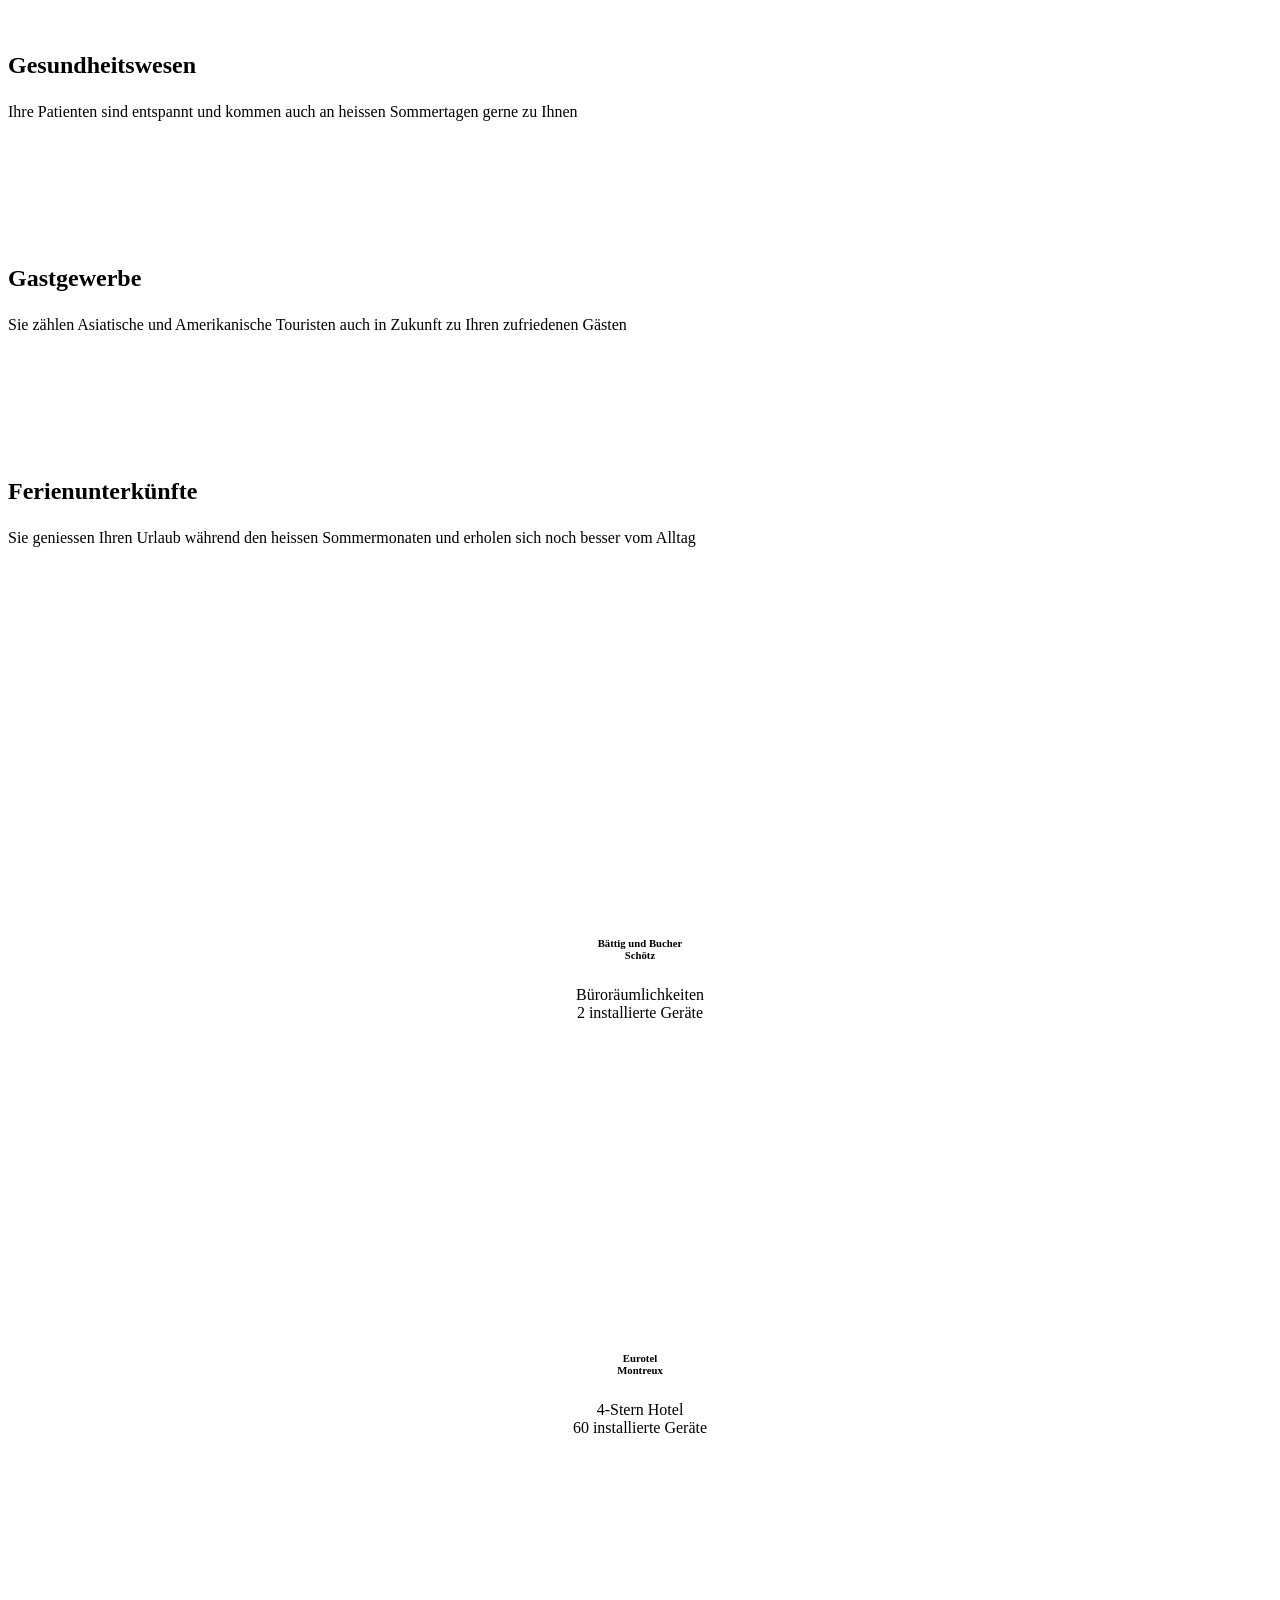
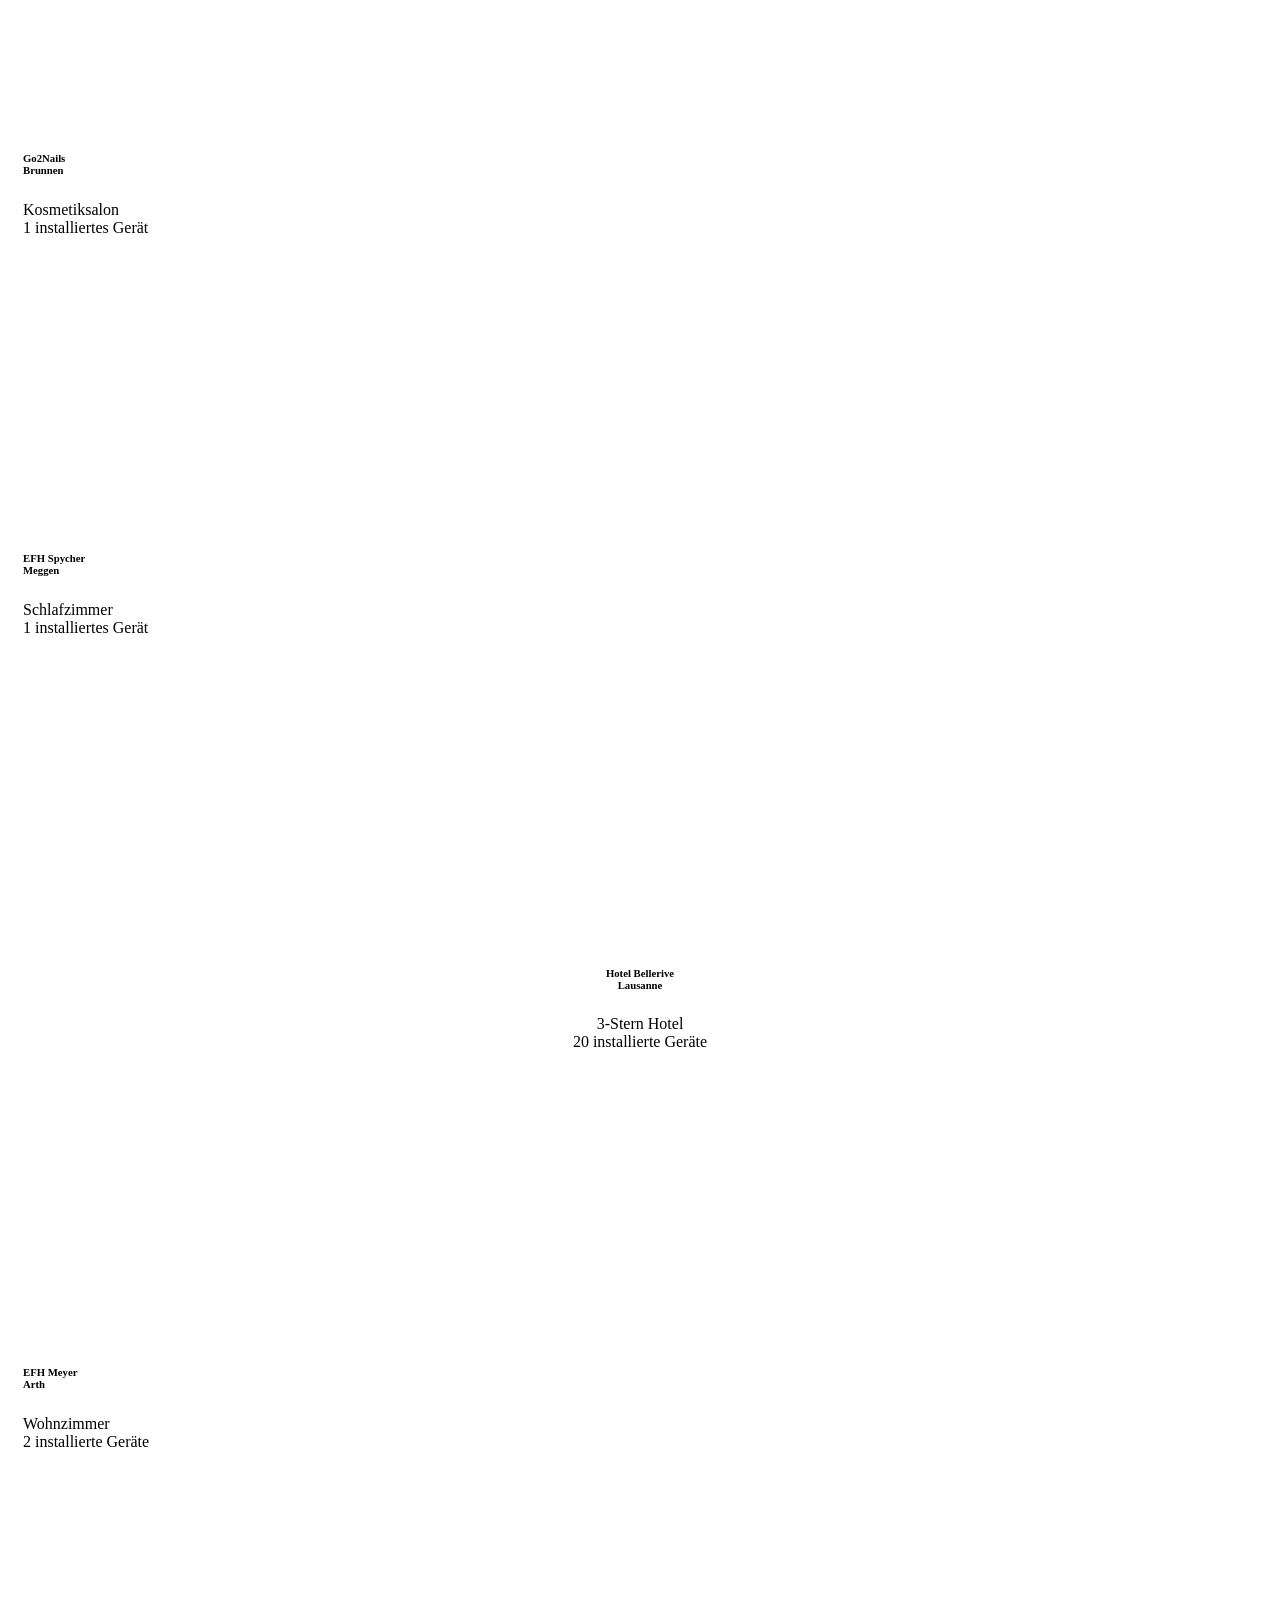
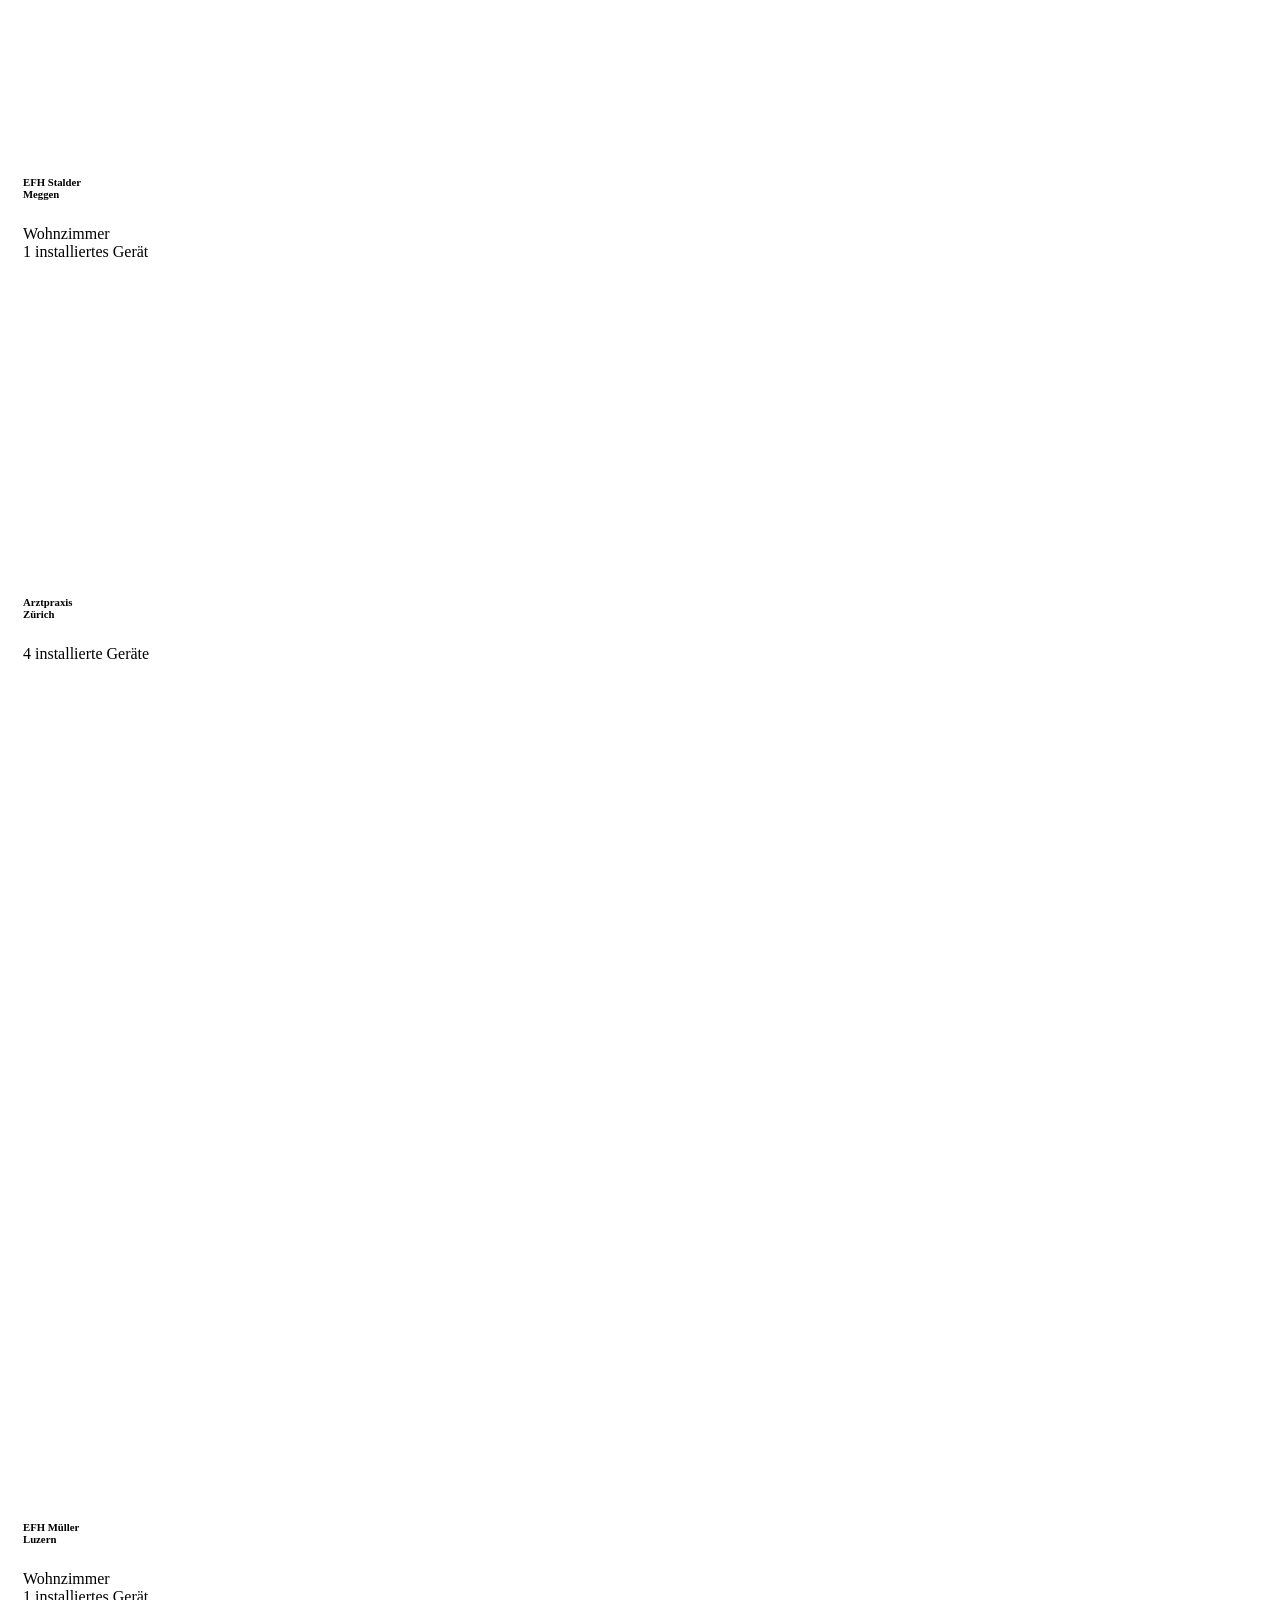
<file: raw-scrape/raw.html>
<!DOCTYPE html>
<html lang="de" class="no-js">
<head>
	<meta charset="UTF-8">
	<meta name="viewport" content="width=device-width, initial-scale=1">
	<link rel="profile" href="http://gmpg.org/xfn/11">
	<link rel="pingback" href="https://das-klimageraet.ch/xmlrpc.php">
	<title>Klimagerät X-One ohne Aussenteil - www.apitec.ch</title><link rel="preload" as="style" href="https://fonts.googleapis.com/css?family=Open%20Sans%3A300%2C300italic%2Cregular%2Citalic%2C600%2C600italic%2C700%2C700italic%2C800%2C800italic&#038;subset=cyrillic-ext%2Cvietnamese%2Clatin%2Ccyrillic%2Cgreek-ext%2Clatin-ext%2Cgreek&#038;display=swap" /><link rel="stylesheet" href="https://fonts.googleapis.com/css?family=Open%20Sans%3A300%2C300italic%2Cregular%2Citalic%2C600%2C600italic%2C700%2C700italic%2C800%2C800italic&#038;subset=cyrillic-ext%2Cvietnamese%2Clatin%2Ccyrillic%2Cgreek-ext%2Clatin-ext%2Cgreek&#038;display=swap" media="print" onload="this.media='all'" /><noscript><link rel="stylesheet" href="https://fonts.googleapis.com/css?family=Open%20Sans%3A300%2C300italic%2Cregular%2Citalic%2C600%2C600italic%2C700%2C700italic%2C800%2C800italic&#038;subset=cyrillic-ext%2Cvietnamese%2Clatin%2Ccyrillic%2Cgreek-ext%2Clatin-ext%2Cgreek&#038;display=swap" /></noscript><link rel="stylesheet" href="https://das-klimageraet.ch/wp-content/cache/min/1/d2775281dbc3f120f374c491f66132d3.css" media="all" data-minify="1" />
<meta name='robots' content='max-image-preview:large' />
	<style>img:is([sizes="auto" i], [sizes^="auto," i]) { contain-intrinsic-size: 3000px 1500px }</style>
	
            <script data-no-defer="1" data-ezscrex="false" data-cfasync="false" data-pagespeed-no-defer data-cookieconsent="ignore">
                var ctPublicFunctions = {"_ajax_nonce":"5b25a6ad47","_rest_nonce":"b389f7acfe","_ajax_url":"\/wp-admin\/admin-ajax.php","_rest_url":"https:\/\/das-klimageraet.ch\/wp-json\/","data__cookies_type":"none","data__ajax_type":"rest","data__bot_detector_enabled":0,"text__wait_for_decoding":"Decoding the contact data, let us a few seconds to finish. Anti-Spam by CleanTalk","cookiePrefix":"","wprocket_detected":true,"host_url":"das-klimageraet.ch"}
            </script>
        
            <script data-no-defer="1" data-ezscrex="false" data-cfasync="false" data-pagespeed-no-defer data-cookieconsent="ignore">
                var ctPublic = {"_ajax_nonce":"5b25a6ad47","settings__forms__check_internal":"0","settings__forms__check_external":"0","settings__forms__search_test":"1","settings__data__bot_detector_enabled":0,"settings__comments__form_decoration":"0","blog_home":"https:\/\/das-klimageraet.ch\/","pixel__setting":"0","pixel__enabled":false,"pixel__url":null,"data__email_check_before_post":"1","data__email_check_exist_post":"1","data__cookies_type":"none","data__key_is_ok":false,"data__visible_fields_required":true,"wl_brandname":"Anti-Spam by CleanTalk","wl_brandname_short":"CleanTalk","ct_checkjs_key":"673e3e93aca66e2355fef92b01051b9773c4d1601d03bcaceb10444e286e7c56","emailEncoderPassKey":"9dff6be2a1fd56b6cef1a953e0cdd7f0","bot_detector_forms_excluded":"W10=","advancedCacheExists":true,"varnishCacheExists":false,"wc_ajax_add_to_cart":false}
            </script>
        
<!-- This site is optimized with the Yoast SEO Premium plugin v13.5 - https://yoast.com/wordpress/plugins/seo/ -->
<meta name="description" content="X-One: Das Klimagerät ohne Aussenteil sorgt für ein behagliches Raumklima an heissen Sommertagen. leise - elegant - energieeffizient."/>
<meta name="robots" content="max-snippet:-1, max-image-preview:large, max-video-preview:-1"/>
<link rel="canonical" href="https://das-klimageraet.ch/" />
<meta property="og:locale" content="de_DE" />
<meta property="og:type" content="website" />
<meta property="og:title" content="Klimagerät X-One ohne Aussenteil - www.apitec.ch" />
<meta property="og:description" content="X-One: Das Klimagerät ohne Aussenteil sorgt für ein behagliches Raumklima an heissen Sommertagen. leise - elegant - energieeffizient." />
<meta property="og:url" content="https://das-klimageraet.ch/" />
<meta property="og:site_name" content="Klimagerät X-One" />
<meta name="twitter:card" content="summary_large_image" />
<meta name="twitter:description" content="X-One: Das Klimagerät ohne Aussenteil sorgt für ein behagliches Raumklima an heissen Sommertagen. leise - elegant - energieeffizient." />
<meta name="twitter:title" content="Klimagerät X-One ohne Aussenteil - www.apitec.ch" />
<script type='application/ld+json' class='yoast-schema-graph yoast-schema-graph--main'>{"@context":"https://schema.org","@graph":[{"@type":"Organization","@id":"https://das-klimageraet.ch/#organization","name":"Apitec AG","url":"https://das-klimageraet.ch/","sameAs":[],"logo":{"@type":"ImageObject","@id":"https://das-klimageraet.ch/#logo","inLanguage":"de","url":"https://das-klimageraet.ch/wp-content/uploads/2019/05/Logo-Apitec-AG-500.png","width":500,"height":135,"caption":"Apitec AG"},"image":{"@id":"https://das-klimageraet.ch/#logo"}},{"@type":"WebSite","@id":"https://das-klimageraet.ch/#website","url":"https://das-klimageraet.ch/","name":"Klimager\u00e4t X-One","inLanguage":"de","description":"Das Klimager\u00e4t ohne Ausseneinheit","publisher":{"@id":"https://das-klimageraet.ch/#organization"},"potentialAction":[{"@type":"SearchAction","target":"https://das-klimageraet.ch/?s={search_term_string}","query-input":"required name=search_term_string"}]},{"@type":"WebPage","@id":"https://das-klimageraet.ch/#webpage","url":"https://das-klimageraet.ch/","name":"Klimager\u00e4t X-One ohne Aussenteil - www.apitec.ch","isPartOf":{"@id":"https://das-klimageraet.ch/#website"},"inLanguage":"de","about":{"@id":"https://das-klimageraet.ch/#organization"},"datePublished":"2019-07-24T20:03:00+00:00","dateModified":"2024-03-01T15:51:35+00:00","description":"X-One: Das Klimager\u00e4t ohne Aussenteil sorgt f\u00fcr ein behagliches Raumklima an heissen Sommertagen. leise - elegant - energieeffizient.","potentialAction":[{"@type":"ReadAction","target":["https://das-klimageraet.ch/"]}]}]}</script>
<!-- / Yoast SEO Premium plugin. -->

<link rel='dns-prefetch' href='//fonts.googleapis.com' />
<link href='https://fonts.gstatic.com' crossorigin rel='preconnect' />
<link rel="alternate" type="application/rss+xml" title="Klimagerät X-One &raquo; Feed" href="https://das-klimageraet.ch/feed/" />
<link rel="alternate" type="application/rss+xml" title="Klimagerät X-One &raquo; Kommentar-Feed" href="https://das-klimageraet.ch/comments/feed/" />
<style id='wp-emoji-styles-inline-css' type='text/css'>

	img.wp-smiley, img.emoji {
		display: inline !important;
		border: none !important;
		box-shadow: none !important;
		height: 1em !important;
		width: 1em !important;
		margin: 0 0.07em !important;
		vertical-align: -0.1em !important;
		background: none !important;
		padding: 0 !important;
	}
</style>

<style id='classic-theme-styles-inline-css' type='text/css'>
/*! This file is auto-generated */
.wp-block-button__link{color:#fff;background-color:#32373c;border-radius:9999px;box-shadow:none;text-decoration:none;padding:calc(.667em + 2px) calc(1.333em + 2px);font-size:1.125em}.wp-block-file__button{background:#32373c;color:#fff;text-decoration:none}
</style>
<style id='global-styles-inline-css' type='text/css'>
:root{--wp--preset--aspect-ratio--square: 1;--wp--preset--aspect-ratio--4-3: 4/3;--wp--preset--aspect-ratio--3-4: 3/4;--wp--preset--aspect-ratio--3-2: 3/2;--wp--preset--aspect-ratio--2-3: 2/3;--wp--preset--aspect-ratio--16-9: 16/9;--wp--preset--aspect-ratio--9-16: 9/16;--wp--preset--color--black: #000000;--wp--preset--color--cyan-bluish-gray: #abb8c3;--wp--preset--color--white: #ffffff;--wp--preset--color--pale-pink: #f78da7;--wp--preset--color--vivid-red: #cf2e2e;--wp--preset--color--luminous-vivid-orange: #ff6900;--wp--preset--color--luminous-vivid-amber: #fcb900;--wp--preset--color--light-green-cyan: #7bdcb5;--wp--preset--color--vivid-green-cyan: #00d084;--wp--preset--color--pale-cyan-blue: #8ed1fc;--wp--preset--color--vivid-cyan-blue: #0693e3;--wp--preset--color--vivid-purple: #9b51e0;--wp--preset--gradient--vivid-cyan-blue-to-vivid-purple: linear-gradient(135deg,rgba(6,147,227,1) 0%,rgb(155,81,224) 100%);--wp--preset--gradient--light-green-cyan-to-vivid-green-cyan: linear-gradient(135deg,rgb(122,220,180) 0%,rgb(0,208,130) 100%);--wp--preset--gradient--luminous-vivid-amber-to-luminous-vivid-orange: linear-gradient(135deg,rgba(252,185,0,1) 0%,rgba(255,105,0,1) 100%);--wp--preset--gradient--luminous-vivid-orange-to-vivid-red: linear-gradient(135deg,rgba(255,105,0,1) 0%,rgb(207,46,46) 100%);--wp--preset--gradient--very-light-gray-to-cyan-bluish-gray: linear-gradient(135deg,rgb(238,238,238) 0%,rgb(169,184,195) 100%);--wp--preset--gradient--cool-to-warm-spectrum: linear-gradient(135deg,rgb(74,234,220) 0%,rgb(151,120,209) 20%,rgb(207,42,186) 40%,rgb(238,44,130) 60%,rgb(251,105,98) 80%,rgb(254,248,76) 100%);--wp--preset--gradient--blush-light-purple: linear-gradient(135deg,rgb(255,206,236) 0%,rgb(152,150,240) 100%);--wp--preset--gradient--blush-bordeaux: linear-gradient(135deg,rgb(254,205,165) 0%,rgb(254,45,45) 50%,rgb(107,0,62) 100%);--wp--preset--gradient--luminous-dusk: linear-gradient(135deg,rgb(255,203,112) 0%,rgb(199,81,192) 50%,rgb(65,88,208) 100%);--wp--preset--gradient--pale-ocean: linear-gradient(135deg,rgb(255,245,203) 0%,rgb(182,227,212) 50%,rgb(51,167,181) 100%);--wp--preset--gradient--electric-grass: linear-gradient(135deg,rgb(202,248,128) 0%,rgb(113,206,126) 100%);--wp--preset--gradient--midnight: linear-gradient(135deg,rgb(2,3,129) 0%,rgb(40,116,252) 100%);--wp--preset--font-size--small: 13px;--wp--preset--font-size--medium: 20px;--wp--preset--font-size--large: 36px;--wp--preset--font-size--x-large: 42px;--wp--preset--spacing--20: 0.44rem;--wp--preset--spacing--30: 0.67rem;--wp--preset--spacing--40: 1rem;--wp--preset--spacing--50: 1.5rem;--wp--preset--spacing--60: 2.25rem;--wp--preset--spacing--70: 3.38rem;--wp--preset--spacing--80: 5.06rem;--wp--preset--shadow--natural: 6px 6px 9px rgba(0, 0, 0, 0.2);--wp--preset--shadow--deep: 12px 12px 50px rgba(0, 0, 0, 0.4);--wp--preset--shadow--sharp: 6px 6px 0px rgba(0, 0, 0, 0.2);--wp--preset--shadow--outlined: 6px 6px 0px -3px rgba(255, 255, 255, 1), 6px 6px rgba(0, 0, 0, 1);--wp--preset--shadow--crisp: 6px 6px 0px rgba(0, 0, 0, 1);}:where(.is-layout-flex){gap: 0.5em;}:where(.is-layout-grid){gap: 0.5em;}body .is-layout-flex{display: flex;}.is-layout-flex{flex-wrap: wrap;align-items: center;}.is-layout-flex > :is(*, div){margin: 0;}body .is-layout-grid{display: grid;}.is-layout-grid > :is(*, div){margin: 0;}:where(.wp-block-columns.is-layout-flex){gap: 2em;}:where(.wp-block-columns.is-layout-grid){gap: 2em;}:where(.wp-block-post-template.is-layout-flex){gap: 1.25em;}:where(.wp-block-post-template.is-layout-grid){gap: 1.25em;}.has-black-color{color: var(--wp--preset--color--black) !important;}.has-cyan-bluish-gray-color{color: var(--wp--preset--color--cyan-bluish-gray) !important;}.has-white-color{color: var(--wp--preset--color--white) !important;}.has-pale-pink-color{color: var(--wp--preset--color--pale-pink) !important;}.has-vivid-red-color{color: var(--wp--preset--color--vivid-red) !important;}.has-luminous-vivid-orange-color{color: var(--wp--preset--color--luminous-vivid-orange) !important;}.has-luminous-vivid-amber-color{color: var(--wp--preset--color--luminous-vivid-amber) !important;}.has-light-green-cyan-color{color: var(--wp--preset--color--light-green-cyan) !important;}.has-vivid-green-cyan-color{color: var(--wp--preset--color--vivid-green-cyan) !important;}.has-pale-cyan-blue-color{color: var(--wp--preset--color--pale-cyan-blue) !important;}.has-vivid-cyan-blue-color{color: var(--wp--preset--color--vivid-cyan-blue) !important;}.has-vivid-purple-color{color: var(--wp--preset--color--vivid-purple) !important;}.has-black-background-color{background-color: var(--wp--preset--color--black) !important;}.has-cyan-bluish-gray-background-color{background-color: var(--wp--preset--color--cyan-bluish-gray) !important;}.has-white-background-color{background-color: var(--wp--preset--color--white) !important;}.has-pale-pink-background-color{background-color: var(--wp--preset--color--pale-pink) !important;}.has-vivid-red-background-color{background-color: var(--wp--preset--color--vivid-red) !important;}.has-luminous-vivid-orange-background-color{background-color: var(--wp--preset--color--luminous-vivid-orange) !important;}.has-luminous-vivid-amber-background-color{background-color: var(--wp--preset--color--luminous-vivid-amber) !important;}.has-light-green-cyan-background-color{background-color: var(--wp--preset--color--light-green-cyan) !important;}.has-vivid-green-cyan-background-color{background-color: var(--wp--preset--color--vivid-green-cyan) !important;}.has-pale-cyan-blue-background-color{background-color: var(--wp--preset--color--pale-cyan-blue) !important;}.has-vivid-cyan-blue-background-color{background-color: var(--wp--preset--color--vivid-cyan-blue) !important;}.has-vivid-purple-background-color{background-color: var(--wp--preset--color--vivid-purple) !important;}.has-black-border-color{border-color: var(--wp--preset--color--black) !important;}.has-cyan-bluish-gray-border-color{border-color: var(--wp--preset--color--cyan-bluish-gray) !important;}.has-white-border-color{border-color: var(--wp--preset--color--white) !important;}.has-pale-pink-border-color{border-color: var(--wp--preset--color--pale-pink) !important;}.has-vivid-red-border-color{border-color: var(--wp--preset--color--vivid-red) !important;}.has-luminous-vivid-orange-border-color{border-color: var(--wp--preset--color--luminous-vivid-orange) !important;}.has-luminous-vivid-amber-border-color{border-color: var(--wp--preset--color--luminous-vivid-amber) !important;}.has-light-green-cyan-border-color{border-color: var(--wp--preset--color--light-green-cyan) !important;}.has-vivid-green-cyan-border-color{border-color: var(--wp--preset--color--vivid-green-cyan) !important;}.has-pale-cyan-blue-border-color{border-color: var(--wp--preset--color--pale-cyan-blue) !important;}.has-vivid-cyan-blue-border-color{border-color: var(--wp--preset--color--vivid-cyan-blue) !important;}.has-vivid-purple-border-color{border-color: var(--wp--preset--color--vivid-purple) !important;}.has-vivid-cyan-blue-to-vivid-purple-gradient-background{background: var(--wp--preset--gradient--vivid-cyan-blue-to-vivid-purple) !important;}.has-light-green-cyan-to-vivid-green-cyan-gradient-background{background: var(--wp--preset--gradient--light-green-cyan-to-vivid-green-cyan) !important;}.has-luminous-vivid-amber-to-luminous-vivid-orange-gradient-background{background: var(--wp--preset--gradient--luminous-vivid-amber-to-luminous-vivid-orange) !important;}.has-luminous-vivid-orange-to-vivid-red-gradient-background{background: var(--wp--preset--gradient--luminous-vivid-orange-to-vivid-red) !important;}.has-very-light-gray-to-cyan-bluish-gray-gradient-background{background: var(--wp--preset--gradient--very-light-gray-to-cyan-bluish-gray) !important;}.has-cool-to-warm-spectrum-gradient-background{background: var(--wp--preset--gradient--cool-to-warm-spectrum) !important;}.has-blush-light-purple-gradient-background{background: var(--wp--preset--gradient--blush-light-purple) !important;}.has-blush-bordeaux-gradient-background{background: var(--wp--preset--gradient--blush-bordeaux) !important;}.has-luminous-dusk-gradient-background{background: var(--wp--preset--gradient--luminous-dusk) !important;}.has-pale-ocean-gradient-background{background: var(--wp--preset--gradient--pale-ocean) !important;}.has-electric-grass-gradient-background{background: var(--wp--preset--gradient--electric-grass) !important;}.has-midnight-gradient-background{background: var(--wp--preset--gradient--midnight) !important;}.has-small-font-size{font-size: var(--wp--preset--font-size--small) !important;}.has-medium-font-size{font-size: var(--wp--preset--font-size--medium) !important;}.has-large-font-size{font-size: var(--wp--preset--font-size--large) !important;}.has-x-large-font-size{font-size: var(--wp--preset--font-size--x-large) !important;}
:where(.wp-block-post-template.is-layout-flex){gap: 1.25em;}:where(.wp-block-post-template.is-layout-grid){gap: 1.25em;}
:where(.wp-block-columns.is-layout-flex){gap: 2em;}:where(.wp-block-columns.is-layout-grid){gap: 2em;}
:root :where(.wp-block-pullquote){font-size: 1.5em;line-height: 1.6;}
</style>















<script type="text/javascript" src="https://das-klimageraet.ch/wp-includes/js/jquery/jquery.min.js?ver=3.7.1" id="jquery-core-js"></script>
<script type="text/javascript" src="https://das-klimageraet.ch/wp-includes/js/jquery/jquery-migrate.min.js?ver=3.4.1" id="jquery-migrate-js" defer></script>
<script type="text/javascript" data-pagespeed-no-defer src="https://das-klimageraet.ch/wp-content/plugins/cleantalk-spam-protect/js/apbct-public-bundle.min.js?ver=6.47" id="ct_public_functions-js" defer></script>
<script type="text/javascript" id="cookie-notice-front-js-before">
/* <![CDATA[ */
var cnArgs = {"ajaxUrl":"https:\/\/das-klimageraet.ch\/wp-admin\/admin-ajax.php","nonce":"146808b14f","hideEffect":"fade","position":"bottom","onScroll":false,"onScrollOffset":100,"onClick":false,"cookieName":"cookie_notice_accepted","cookieTime":2592000,"cookieTimeRejected":2592000,"globalCookie":false,"redirection":false,"cache":true,"revokeCookies":false,"revokeCookiesOpt":"automatic"};
/* ]]> */
</script>
<script type="text/javascript" src="https://das-klimageraet.ch/wp-content/plugins/cookie-notice/js/front.min.js?ver=2.5.4" id="cookie-notice-front-js" defer></script>
<!--[if lt IE 9]>
<script type="text/javascript" src="https://das-klimageraet.ch/wp-content/themes/onepagepro/js/html5.js?ver=6.7.1" id="onepagepro-html5js-js"></script>
<![endif]-->
<link rel="https://api.w.org/" href="https://das-klimageraet.ch/wp-json/" /><link rel="alternate" title="JSON" type="application/json" href="https://das-klimageraet.ch/wp-json/wp/v2/pages/727" /><link rel="EditURI" type="application/rsd+xml" title="RSD" href="https://das-klimageraet.ch/xmlrpc.php?rsd" />
<meta name="generator" content="WordPress 6.7.1" />
<link rel='shortlink' href='https://das-klimageraet.ch/' />
<link rel="alternate" title="oEmbed (JSON)" type="application/json+oembed" href="https://das-klimageraet.ch/wp-json/oembed/1.0/embed?url=https%3A%2F%2Fdas-klimageraet.ch%2F" />
<link rel="alternate" title="oEmbed (XML)" type="text/xml+oembed" href="https://das-klimageraet.ch/wp-json/oembed/1.0/embed?url=https%3A%2F%2Fdas-klimageraet.ch%2F&#038;format=xml" />
<style type="text/css">.recentcomments a{display:inline !important;padding:0 !important;margin:0 !important;}</style><link rel="icon" href="https://das-klimageraet.ch/wp-content/uploads/2019/05/Icon-Apitec-150x150.png" sizes="32x32" />
<link rel="icon" href="https://das-klimageraet.ch/wp-content/uploads/2019/05/Icon-Apitec.png" sizes="192x192" />
<link rel="apple-touch-icon" href="https://das-klimageraet.ch/wp-content/uploads/2019/05/Icon-Apitec.png" />
<meta name="msapplication-TileImage" content="https://das-klimageraet.ch/wp-content/uploads/2019/05/Icon-Apitec.png" />
		<style type="text/css" id="wp-custom-css">
			

#button1 {
    color: white;
		background-color: #fd6e11;
	width: 100%;
	border-radius: 5px;
}


#button2 {
    color: white;
		background-color: #e03333;
	width: 100%;
	border-radius: 25px;
}

#Eingabefeld1 {
	height: 45px;
	width: 100%; 
	border-radius: 5px
}

#Eingabefeld2 {
				width: 100%;
		align-items: center;
			border-radius: 5px
}		</style>
		<noscript><style id="rocket-lazyload-nojs-css">.rll-youtube-player, [data-lazy-src]{display:none !important;}</style></noscript>	

	<!-- Global site tag (gtag.js) - Google Ads: 739685892 -->
<script async src="https://www.googletagmanager.com/gtag/js?id=AW-739685892"></script>
<script>
  window.dataLayer = window.dataLayer || [];
  function gtag(){dataLayer.push(arguments);}
  gtag('js', new Date());

  gtag('config', 'AW-739685892');
</script>
	
<!-- Global site tag (gtag.js) - Google Analytics -->
<script async src="https://www.googletagmanager.com/gtag/js?id=UA-140803769-2"></script>
<script>
  window.dataLayer = window.dataLayer || [];
  function gtag(){dataLayer.push(arguments);}
  gtag('js', new Date());

  gtag('config', 'UA-140803769-2');
</script>

	<!-- Facebook Pixel Code -->
<script>
  !function(f,b,e,v,n,t,s)
  {if(f.fbq)return;n=f.fbq=function(){n.callMethod?
  n.callMethod.apply(n,arguments):n.queue.push(arguments)};
  if(!f._fbq)f._fbq=n;n.push=n;n.loaded=!0;n.version='2.0';
  n.queue=[];t=b.createElement(e);t.async=!0;
  t.src=v;s=b.getElementsByTagName(e)[0];
  s.parentNode.insertBefore(t,s)}(window, document,'script',
  'https://connect.facebook.net/en_US/fbevents.js');
  fbq('init', '329307204409959');
  fbq('track', 'PageView');
</script>
<noscript><img height="1" width="1" style="display:none"
  src="https://www.facebook.com/tr?id=329307204409959&ev=PageView&noscript=1"
/></noscript>
<!-- End Facebook Pixel Code -->
	
</head>

<body class="home page-template-default page page-id-727 cookies-not-set gdlr-core-body onepagepro-body onepagepro-body-front onepagepro-boxed  onepagepro-with-sticky-navigation gdlr-core-link-to-lightbox">
<div class="onepagepro-mobile-header-wrap " ><div class="onepagepro-mobile-header onepagepro-header-background onepagepro-style-slide" id="onepagepro-mobile-header" ><div class="onepagepro-mobile-header-container onepagepro-container" ><div class="onepagepro-logo  onepagepro-item-pdlr"><div class="onepagepro-logo-inner"><a href="https://das-klimageraet.ch/" ><img src="data:image/svg+xml,%3Csvg%20xmlns='http://www.w3.org/2000/svg'%20viewBox='0%200%20500%20135'%3E%3C/svg%3E" alt="" width="500" height="135" title="Logo-Apitec-AG-500" data-lazy-src="https://das-klimageraet.ch/wp-content/uploads/2019/05/Logo-Apitec-AG-500.png" /><noscript><img src="https://das-klimageraet.ch/wp-content/uploads/2019/05/Logo-Apitec-AG-500.png" alt="" width="500" height="135" title="Logo-Apitec-AG-500" /></noscript></a></div></div><div class="onepagepro-mobile-menu-right" ></div></div></div></div><div class="onepagepro-body-outer-wrapper ">
	<div class="onepagepro-body-background" ></div>	<div class="onepagepro-body-wrapper clearfix ">
		
<header class="onepagepro-header-wrap onepagepro-header-style-plain  onepagepro-style-menu-right onepagepro-sticky-navigation onepagepro-style-slide" data-navigation-offset="75px"  >
	<div class="onepagepro-header-background" ></div>
	<div class="onepagepro-header-container  onepagepro-header-full">
			
		<div class="onepagepro-header-container-inner clearfix">
			<div class="onepagepro-logo  onepagepro-item-pdlr"><div class="onepagepro-logo-inner"><a href="https://das-klimageraet.ch/" ><img src="data:image/svg+xml,%3Csvg%20xmlns='http://www.w3.org/2000/svg'%20viewBox='0%200%20500%20135'%3E%3C/svg%3E" alt="" width="500" height="135" title="Logo-Apitec-AG-500" data-lazy-src="https://das-klimageraet.ch/wp-content/uploads/2019/05/Logo-Apitec-AG-500.png" /><noscript><img src="https://das-klimageraet.ch/wp-content/uploads/2019/05/Logo-Apitec-AG-500.png" alt="" width="500" height="135" title="Logo-Apitec-AG-500" /></noscript></a></div></div>			<div class="onepagepro-navigation onepagepro-item-pdlr clearfix " >
						</div><!-- onepagepro-navigation -->

		</div><!-- onepagepro-header-inner -->
	</div><!-- onepagepro-header-container -->
</header><!-- header -->	<div class="onepagepro-page-wrapper" id="onepagepro-page-wrapper" ><div class="gdlr-core-page-builder-body"><div class="gdlr-core-pbf-wrapper " style="padding: 0px 0px 0px 0px;" ><div class="gdlr-core-pbf-background-wrap"  ></div><div class="gdlr-core-pbf-wrapper-content gdlr-core-js "   ><div class="gdlr-core-pbf-wrapper-container clearfix gdlr-core-container" ><div class="gdlr-core-pbf-column gdlr-core-column-60 gdlr-core-column-first" data-skin="xone" ><div class="gdlr-core-pbf-column-content-margin gdlr-core-js  titleimage" style="margin: 0px 0px 0px 0px;padding: 100px 30px 30px 30px;"   ><div class="gdlr-core-pbf-background-wrap" style="background-color: #061625 ;"  ><div data-bg="https://das-klimageraet.ch/wp-content/uploads/2019/05/stimmung_wald.jpg" class="gdlr-core-pbf-background gdlr-core-parallax gdlr-core-js rocket-lazyload" style="background-repeat: no-repeat ;background-position: top center ;"  data-parallax-speed="0"  ></div></div><div class="gdlr-core-pbf-column-content clearfix gdlr-core-js "   ><div class="gdlr-core-pbf-element" ><div class="gdlr-core-text-box-item gdlr-core-item-pdlr gdlr-core-item-pdb gdlr-core-left-align textshadow" style="padding-bottom: 50px ;"  ><div class="gdlr-core-text-box-item-content" style="font-weight: 700 ;text-transform: none ;color: #ffffff ;"  ><h1 style="text-align: center;">X-One: Das Klimagerät ohne Ausseneinheit</h1>
</div></div></div><div class="gdlr-core-pbf-element" ><div class="gdlr-core-image-item gdlr-core-item-pdlr gdlr-core-item-pdb  gdlr-core-center-align"  ><div class="gdlr-core-image-item-wrap gdlr-core-media-image  gdlr-core-image-item-style-rectangle" style="border-width: 0px;z-index: 5 ;position: relative ;"  ><img src="data:image/svg+xml,%3Csvg%20xmlns='http://www.w3.org/2000/svg'%20viewBox='0%200%20700%20500'%3E%3C/svg%3E" alt="Front Ansicht vom Klimagerät x-one" width="700" height="500" title="xone-klimageraet" data-lazy-src="https://das-klimageraet.ch/wp-content/uploads/2019/05/xone-klimageraet-700x500.png" /><noscript><img src="https://das-klimageraet.ch/wp-content/uploads/2019/05/xone-klimageraet-700x500.png" alt="Front Ansicht vom Klimagerät x-one" width="700" height="500" title="xone-klimageraet" /></noscript></div></div></div><div class="gdlr-core-pbf-element" ><div class="gdlr-core-text-box-item gdlr-core-item-pdlr gdlr-core-item-pdb gdlr-core-left-align textshadow" style="padding-bottom: 50px ;"  ><div class="gdlr-core-text-box-item-content" style="font-weight: 700 ;text-transform: none ;color: #ffffff ;"  ><h3><strong>sorgt für ein behagliches Raumklima an heissen Sommertagen</strong></h3>
<p>Ob zu Hause, im Büro oder in der Arztpraxis. Das Klimagerät X-One eignet sich überall dort, wo Design und Komfort nicht voneinander zu trennen sind. Dank der kompakten Bauweise des Klimagerätes gibt es keine Ausseneinheit. Die Luftklappen an der Aussenfassade sind kaum erkennbar. Das formschöne und elegante Design macht aus dem Klimagerät ein echter Hingucker.</p>
<h3><strong>Qualitätsvorteil</strong></h3>
<p>Das Klimagerät X-ONE besteht aus qualitativ hochstehendem Metall und nicht aus Plastik. Auch nach mehrjährigem Betrieb bleibt das Gehäuse praktisch unverändert in Weiss.</p>
<p>Dank der neusten Inverter-Technologie ist das Klimagerät äusserst leise im Betrieb und eignet sich auch für den Einsatz im Schlafzimmer. Die fortschrittliche Technik sorgt für ein Minimum an Energieverbrauch.</p>
<h3><strong>Die Bedienung war noch nie so individuell</strong></h3>
<p>Mit dem integrierten Touchscreen, der mitgelieferten Fernbedienung oder dem kostenlosen App fürs Smartphone kann das Klimagerät bequem auf den persönlichen Wohlfühlwert eingestellt werden &#8211; zu Hause und von unterwegs.</p>
</div></div></div><div class="gdlr-core-pbf-element" ><div class="gdlr-core-button-item gdlr-core-item-pdlr gdlr-core-item-pdb gdlr-core-center-align"  ><a class="gdlr-core-button  gdlr-core-button-gradient gdlr-core-button-no-border" href="https://das-klimageraet.ch/kontakt/"  id="gdlr-core-button-id-93901" style="box-shadow: 3px 3px 3px rgba(0, 0, 0,0.3); -moz-box-shadow: 3px 3px 3px rgba(0, 0, 0,0.3); -webkit-box-shadow: 3px 3px 3px rgba(0, 0, 0,0.3); font-size: 20px ;background: #fd6e11 ;"  ><span class="gdlr-core-content" >Unverbindliches Beratungsgespräch vereinbaren</span></a></div></div><div class="gdlr-core-pbf-element" ><div class="gdlr-core-text-box-item gdlr-core-item-pdlr gdlr-core-item-pdb gdlr-core-center-align textshadow" style="padding-bottom: 50px ;"  ><div class="gdlr-core-text-box-item-content" style="font-weight: 700 ;text-transform: none ;color: #ffffff ;"  ><h2 style="text-align: center;"><strong>Die Saison beginnt bald!</strong></h2>
<p style="text-align: center;"><strong>Es lohnt sich, einen frühzeitigen Termin für die Beratung zu vereinbaren.</strong></p>
</div></div></div></div></div></div></div></div></div><div class="gdlr-core-pbf-wrapper " style="padding: 60px 30px 30px 30px;" ><div class="gdlr-core-pbf-background-wrap" style="background-color: #061625 ;"  ></div><div class="gdlr-core-pbf-wrapper-content gdlr-core-js "   ><div class="gdlr-core-pbf-wrapper-container clearfix gdlr-core-container" ><div class=" gdlr-core-pbf-wrapper-container-inner gdlr-core-item-mglr clearfix" style="margin: 50px 50px 50px 50px;padding: 30px 30px 30px 30px;background-color: #ffffff ;width: calc(100% - 100px) ;"  ><div class="gdlr-core-pbf-element" ><div class="gdlr-core-text-box-item gdlr-core-item-pdlr gdlr-core-item-pdb gdlr-core-left-align" style="padding-bottom: 20px ;"  ><div class="gdlr-core-text-box-item-content" style="font-weight: 700 ;text-transform: none ;color: #ffffff ;"  ><h2 style="text-align: center;"><span style="color: #004a7a;"><span style="color: #000000;">Klimagerät im Einsatz bei</span><br /></span></h2>
</div></div></div><div class="gdlr-core-pbf-column gdlr-core-column-15 gdlr-core-column-first" ><div class="gdlr-core-pbf-column-content-margin gdlr-core-js "   ><div class="gdlr-core-pbf-column-content clearfix gdlr-core-js "   ><div class="gdlr-core-pbf-element" ><div class="gdlr-core-image-item gdlr-core-item-pdlr gdlr-core-item-pdb  gdlr-core-center-align"  ><div class="gdlr-core-image-item-wrap gdlr-core-media-image  gdlr-core-image-item-style-rectangle" style="border-width: 0px;"  ><img src="data:image/svg+xml,%3Csvg%20xmlns='http://www.w3.org/2000/svg'%20viewBox='0%200%20150%20150'%3E%3C/svg%3E" alt="" width="150" height="150" title="eurotel-1" data-lazy-src="https://das-klimageraet.ch/wp-content/uploads/2019/06/eurotel-1.png" /><noscript><img src="https://das-klimageraet.ch/wp-content/uploads/2019/06/eurotel-1.png" alt="" width="150" height="150" title="eurotel-1" /></noscript></div></div></div></div></div></div><div class="gdlr-core-pbf-column gdlr-core-column-15" ><div class="gdlr-core-pbf-column-content-margin gdlr-core-js "   ><div class="gdlr-core-pbf-column-content clearfix gdlr-core-js "   ><div class="gdlr-core-pbf-element" ><div class="gdlr-core-image-item gdlr-core-item-pdlr gdlr-core-item-pdb  gdlr-core-center-align"  ><div class="gdlr-core-image-item-wrap gdlr-core-media-image  gdlr-core-image-item-style-rectangle" style="border-width: 0px;"  ><img src="data:image/svg+xml,%3Csvg%20xmlns='http://www.w3.org/2000/svg'%20viewBox='0%200%20150%20150'%3E%3C/svg%3E" alt="" width="150" height="150" title="acorus-1" data-lazy-src="https://das-klimageraet.ch/wp-content/uploads/2019/06/acorus-1.png" /><noscript><img src="https://das-klimageraet.ch/wp-content/uploads/2019/06/acorus-1.png" alt="" width="150" height="150" title="acorus-1" /></noscript></div></div></div></div></div></div><div class="gdlr-core-pbf-column gdlr-core-column-15" ><div class="gdlr-core-pbf-column-content-margin gdlr-core-js "   ><div class="gdlr-core-pbf-column-content clearfix gdlr-core-js "   ><div class="gdlr-core-pbf-element" ><div class="gdlr-core-image-item gdlr-core-item-pdlr gdlr-core-item-pdb  gdlr-core-center-align" style="padding-bottom: 0px ;"  ><div class="gdlr-core-image-item-wrap gdlr-core-media-image  gdlr-core-image-item-style-rectangle" style="border-width: 0px;margin: 30px 0px 50px 0px;"  ><img src="data:image/svg+xml,%3Csvg%20xmlns='http://www.w3.org/2000/svg'%20viewBox='0%200%20232%2071'%3E%3C/svg%3E" alt="" width="232" height="71" title="Bucher Bättig" data-lazy-src="https://das-klimageraet.ch/wp-content/uploads/2019/07/Bucher-Bättig.gif" /><noscript><img src="https://das-klimageraet.ch/wp-content/uploads/2019/07/Bucher-Bättig.gif" alt="" width="232" height="71" title="Bucher Bättig" /></noscript></div></div></div></div></div></div><div class="gdlr-core-pbf-column gdlr-core-column-15" ><div class="gdlr-core-pbf-column-content-margin gdlr-core-js "   ><div class="gdlr-core-pbf-column-content clearfix gdlr-core-js "   ><div class="gdlr-core-pbf-element" ><div class="gdlr-core-image-item gdlr-core-item-pdlr gdlr-core-item-pdb  gdlr-core-center-align"  ><div class="gdlr-core-image-item-wrap gdlr-core-media-image  gdlr-core-image-item-style-rectangle" style="border-width: 0px;"  ><img src="data:image/svg+xml,%3Csvg%20xmlns='http://www.w3.org/2000/svg'%20viewBox='0%200%20150%20150'%3E%3C/svg%3E" alt="" width="150" height="150" title="laperla-1" data-lazy-src="https://das-klimageraet.ch/wp-content/uploads/2019/06/laperla-1.png" /><noscript><img src="https://das-klimageraet.ch/wp-content/uploads/2019/06/laperla-1.png" alt="" width="150" height="150" title="laperla-1" /></noscript></div></div></div></div></div></div></div></div></div></div><div class="gdlr-core-pbf-section" ><div class="gdlr-core-pbf-section-container gdlr-core-container clearfix" ><div class="gdlr-core-pbf-column gdlr-core-column-60 gdlr-core-column-first" data-skin="content" ><div class="gdlr-core-pbf-column-content-margin gdlr-core-js " style="padding-top: 50px;"   ><div class="gdlr-core-pbf-background-wrap" style="background-color: #ffffff ;"  ></div><div class="gdlr-core-pbf-column-content clearfix gdlr-core-js "   ><div class="gdlr-core-pbf-element" ><div class="gdlr-core-text-box-item gdlr-core-item-pdlr gdlr-core-item-pdb gdlr-core-left-align"  ><div class="gdlr-core-text-box-item-content" style="text-transform: none ;color: #0a0a0a ;"  ><h3 style="text-align: center;">Ist die Hitze in Ihren Räumen während heissen Sommertagen unerträglich?</h3>
<p style="text-align: center;">Seit Jahren erreichen die Temperaturen im Sommer fortwährend neue Hochstände und brechen alle bisherigen Hitzerekorde. Die unangenehmen, tropisch schwülen Tage werden jährlich mehr.</p>
<p style="text-align: center;">Kommt es bei Ihnen vor, dass in Ihrem Schlafzimmer nachts um 2.00 Uhr noch gefühlte 30°C herrschen?<br />Ist es in Ihren Büroräumen öfters zu heiss und auch im Homeoffice können sie nicht konzentriert arbeiten?<br />Flüchten Kunden an Sommertragen aus Ihrem Verkaufslokal, bevor Sie Ihre Ware gesichtet haben?</p>
<p style="text-align: center;"><strong>In solchen Situationen wünschen wir uns nichts sehnsüchtiger als ein angenehm kühles Raumklima. Mit dem Klimagerät X-One ohne Aussenteil ist das möglich.</strong></p>
<p style="text-align: center;">Oft geben jedoch Hitzegeplagte bei ihrer Suche nach einem geeigneten Klimagerät frustriert auf, da sie keine passende Lösung finden.</p>
<h3 style="text-align: center;">Aus diesen Gründen wurde das Klimagerät X-One ohne Ausseneinheit entwickelt.</h3>
<p style="text-align: center;">Vorteile vom X-ONE erfahren Sie auf unserem Video</p>
</div></div></div><div class="gdlr-core-pbf-element" ><div class="gdlr-core-video-item gdlr-core-item-pdlr gdlr-core-item-pdb "  ><div class="gdlr-core-video-item-type-youtube" ><iframe src="//www.youtube.com/embed/8Pr7V9y3Nm0?wmode=transparent&#038;feature=youtu.be" width="640" height="360" data-player-type="youtube" allowfullscreen ></iframe></div></div></div></div></div></div></div></div><div class="gdlr-core-pbf-wrapper " ><div class="gdlr-core-pbf-wrapper-content gdlr-core-js "   ><div class="gdlr-core-pbf-wrapper-container clearfix gdlr-core-container" ><div class="gdlr-core-pbf-column gdlr-core-column-60 gdlr-core-column-first" ><div class="gdlr-core-pbf-column-content-margin gdlr-core-js "   ><div class="gdlr-core-pbf-column-content clearfix gdlr-core-js "   ><div class="gdlr-core-pbf-element" ><div class="gdlr-core-text-box-item gdlr-core-item-pdlr gdlr-core-item-pdb gdlr-core-left-align"  ><div class="gdlr-core-text-box-item-content" style="text-transform: none ;color: #000000 ;"  ><p>Wir haben uns auf Klimageräte ohne Ausseneinheit spezialisiert und haben von diesen Modellen zusammen mit unserer Partnerfirma ca. 3000 Stück in der ganzen Schweiz installiert.</p>
<p>Der Grossteil unserer installierten Geräte ist in Privathäuser (auch Minergie-Häuser), Büroräume, Gesundheitswesen und Hotels.</p>
<p>Wir bieten auf Kundenwunsch auch Service und Reparaturen bei Fremdmarken von Klimageräte ohne Ausseneinheit.</p>
<p>Für unsere Endkunden empfehlen wir, dass beim Kauf der Klimageräte ohne Ausseneinheit unbedingt eine exakte Kühllastberechnung vor dem Einbau gemacht wird. Bei allen solcher Klimageräten, die eine Kühlleistung von 2,3 kW (max. 3,1 kW) haben, sollten nur in Ausnahmefälle die Raumfläche von über 40 m2 übersteigen. Bei zu grossen Räumen werden zwar angenehme Temperaturen erreicht, aber es treten folgende Probleme auf:</p>
<ul>
<li>Kürzere Lebensdauer vom Klimagerät, weil der Kompressor zu stark beansprucht wird (Betrieb meistens höchste Stufe).</li>
<li>Es entstehen hohe Energiekosten, weil das Klimagerät statt im Sparmodus auf höchster Stufe läuft. Dadurch wird das Klimagerät lauter. Aussengeräusche übersteigen die vorgeschriebenen Richtwerte und Reklamationen vom Nachbar sind zu befürchten. Gerät muss im schlimmsten Fall wieder abgebaut werden.</li>
<li>Bei sehr warmen Temperaturen gibt das Klimagerät zu viel Kondenswasser ab und das Wasser kann im Gerät nicht mehr verdampfen. Zusätzliche Bohrung für den Kondensatablauf wird nötig, sonst überläuft das Kondenswasser in der Wanne im Klimagerät und dieses läuft aus dem Gerät auf den Boden.</li>
</ul>
<p>Bei Fragen zur Projektierung für das Klimagerät ohne Aussenteil unterstützen wir Sie gerne.</p>
<p>Ihr Apitec-Team</p>
</div></div></div></div></div></div></div></div></div><div class="gdlr-core-pbf-wrapper " style="margin: 10px 20px 50px 20px;padding: 50px 0px 30px 0px;" ><div class="gdlr-core-pbf-background-wrap" style="box-shadow: 5px 5px 5px rgba(10, 10, 10,0.2); -moz-box-shadow: 5px 5px 5px rgba(10, 10, 10,0.2); -webkit-box-shadow: 5px 5px 5px rgba(10, 10, 10,0.2); background-color: #ededed ;"  ></div><div class="gdlr-core-pbf-wrapper-content gdlr-core-js "   ><div class="gdlr-core-pbf-wrapper-container clearfix gdlr-core-container" ><div class="gdlr-core-pbf-element" ><div class="gdlr-core-text-box-item gdlr-core-item-pdlr gdlr-core-item-pdb gdlr-core-left-align"  ><div class="gdlr-core-text-box-item-content" style="text-transform: none ;"  ><h3 style="text-align: center;"><span style="color: #000000;">Das dürfen Sie von unserem Klimagerät erwarten</span></h3>
</div></div></div><div class="gdlr-core-pbf-column gdlr-core-column-20 gdlr-core-column-first" data-skin="content" ><div class="gdlr-core-pbf-column-content-margin gdlr-core-js "   ><div class="gdlr-core-pbf-column-content clearfix gdlr-core-js "   ><div class="gdlr-core-pbf-element" ><div class="gdlr-core-column-service-item gdlr-core-item-pdb  gdlr-core-center-align gdlr-core-no-caption gdlr-core-item-pdlr"  ><div class="gdlr-core-column-service-media gdlr-core-media-image" style="margin-top: 5px;"  ><img src="data:image/svg+xml,%3Csvg%20xmlns='http://www.w3.org/2000/svg'%20viewBox='0%200%20100%20100'%3E%3C/svg%3E" alt="" width="100" height="100" title="bed" data-lazy-src="https://das-klimageraet.ch/wp-content/uploads/2019/05/bed-e1559902711903.png" /><noscript><img src="https://das-klimageraet.ch/wp-content/uploads/2019/05/bed-e1559902711903.png" alt="" width="100" height="100" title="bed" /></noscript></div><div class="gdlr-core-column-service-content-wrapper" ><div class="gdlr-core-column-service-title-wrap"  ><h3 class="gdlr-core-column-service-title gdlr-core-skin-title" style="font-size: 24px ;font-weight: 600 ;"  >Leiser Betrieb</h3></div><div class="gdlr-core-column-service-content" style="text-transform: none ;"  ><p>Ob schlafen, telefonieren, arbeiten oder es sich auf dem Sofa gemütlich machen. Sie tun und lassen jederzeit genau das, worauf Sie Lust haben</p>
</div></div></div></div></div></div></div><div class="gdlr-core-pbf-column gdlr-core-column-20" data-skin="content" ><div class="gdlr-core-pbf-column-content-margin gdlr-core-js "   ><div class="gdlr-core-pbf-column-content clearfix gdlr-core-js "   ><div class="gdlr-core-pbf-element" ><div class="gdlr-core-column-service-item gdlr-core-item-pdb  gdlr-core-center-align gdlr-core-no-caption gdlr-core-item-pdlr"  ><div class="gdlr-core-column-service-media gdlr-core-media-image" style="margin-top: 5px;"  ><img src="data:image/svg+xml,%3Csvg%20xmlns='http://www.w3.org/2000/svg'%20viewBox='0%200%20100%20100'%3E%3C/svg%3E" alt="" width="100" height="100" title="diamond" data-lazy-src="https://das-klimageraet.ch/wp-content/uploads/2019/05/diamond-e1559902779603.png" /><noscript><img src="https://das-klimageraet.ch/wp-content/uploads/2019/05/diamond-e1559902779603.png" alt="" width="100" height="100" title="diamond" /></noscript></div><div class="gdlr-core-column-service-content-wrapper" ><div class="gdlr-core-column-service-title-wrap"  ><h3 class="gdlr-core-column-service-title gdlr-core-skin-title" style="font-size: 24px ;font-weight: 600 ;"  >Elegantes Design</h3></div><div class="gdlr-core-column-service-content" style="text-transform: none ;"  ><p>Dezent und modern lässt sich das Klimagerät in jeden Ihrer Räume integrieren. Gehäuse aus hochwertigem Metall. Dies verhindert eine Material-Verfärbungen.</p>
</div></div></div></div></div></div></div><div class="gdlr-core-pbf-column gdlr-core-column-20" data-skin="content" ><div class="gdlr-core-pbf-column-content-margin gdlr-core-js "   ><div class="gdlr-core-pbf-column-content clearfix gdlr-core-js "   ><div class="gdlr-core-pbf-element" ><div class="gdlr-core-column-service-item gdlr-core-item-pdb  gdlr-core-center-align gdlr-core-no-caption gdlr-core-item-pdlr"  ><div class="gdlr-core-column-service-media gdlr-core-media-image" style="margin-top: 5px;"  ><img src="data:image/svg+xml,%3Csvg%20xmlns='http://www.w3.org/2000/svg'%20viewBox='0%200%20100%20100'%3E%3C/svg%3E" alt="" width="100" height="100" title="green-energy" data-lazy-src="https://das-klimageraet.ch/wp-content/uploads/2019/05/green-energy-e1559902767182.png" /><noscript><img src="https://das-klimageraet.ch/wp-content/uploads/2019/05/green-energy-e1559902767182.png" alt="" width="100" height="100" title="green-energy" /></noscript></div><div class="gdlr-core-column-service-content-wrapper" ><div class="gdlr-core-column-service-title-wrap"  ><h3 class="gdlr-core-column-service-title gdlr-core-skin-title" style="font-size: 24px ;font-weight: 600 ;"  >Sparsamer Betrieb</h3></div><div class="gdlr-core-column-service-content" style="text-transform: none ;"  ><p>Dank der integrierten Inverter-Technik ist das Klimagerät äusserst energieeffizient. Sie schützen die Umwelt und Ihr Portemonnaie<br /><span class="Apple-converted-space"> </span></p>
</div></div></div></div></div></div></div><div class="gdlr-core-pbf-column gdlr-core-column-20 gdlr-core-column-first" data-skin="content" ><div class="gdlr-core-pbf-column-content-margin gdlr-core-js "   ><div class="gdlr-core-pbf-column-content clearfix gdlr-core-js "   ><div class="gdlr-core-pbf-element" ><div class="gdlr-core-column-service-item gdlr-core-item-pdb  gdlr-core-center-align gdlr-core-no-caption gdlr-core-item-pdlr"  ><div class="gdlr-core-column-service-media gdlr-core-media-image" style="margin-top: 5px;"  ><img src="data:image/svg+xml,%3Csvg%20xmlns='http://www.w3.org/2000/svg'%20viewBox='0%200%20100%20100'%3E%3C/svg%3E" alt="" width="100" height="100" title="tools" data-lazy-src="https://das-klimageraet.ch/wp-content/uploads/2019/05/tools-e1559902724880.png" /><noscript><img src="https://das-klimageraet.ch/wp-content/uploads/2019/05/tools-e1559902724880.png" alt="" width="100" height="100" title="tools" /></noscript></div><div class="gdlr-core-column-service-content-wrapper" ><div class="gdlr-core-column-service-title-wrap"  ><h3 class="gdlr-core-column-service-title gdlr-core-skin-title" style="font-size: 24px ;font-weight: 600 ;"  >schnell und einfach installiert</h3></div><div class="gdlr-core-column-service-content" style="text-transform: none ;"  ><p>Die standardisierte Installation und Inbetriebnahme dauern lediglich ca. zwei Stunden &#8211; Damit Sie sich in Ihren Räumlichkeiten noch wohler fühlen</p>
</div></div></div></div></div></div></div><div class="gdlr-core-pbf-column gdlr-core-column-20" data-skin="content" ><div class="gdlr-core-pbf-column-content-margin gdlr-core-js "   ><div class="gdlr-core-pbf-column-content clearfix gdlr-core-js "   ><div class="gdlr-core-pbf-element" ><div class="gdlr-core-column-service-item gdlr-core-item-pdb  gdlr-core-center-align gdlr-core-no-caption gdlr-core-item-pdlr"  ><div class="gdlr-core-column-service-media gdlr-core-media-image" style="margin-top: 5px;"  ><img src="data:image/svg+xml,%3Csvg%20xmlns='http://www.w3.org/2000/svg'%20viewBox='0%200%20100%20100'%3E%3C/svg%3E" alt="" width="100" height="100" title="shared-vision" data-lazy-src="https://das-klimageraet.ch/wp-content/uploads/2019/05/shared-vision-e1559902740254.png" /><noscript><img src="https://das-klimageraet.ch/wp-content/uploads/2019/05/shared-vision-e1559902740254.png" alt="" width="100" height="100" title="shared-vision" /></noscript></div><div class="gdlr-core-column-service-content-wrapper" ><div class="gdlr-core-column-service-title-wrap"  ><h3 class="gdlr-core-column-service-title gdlr-core-skin-title" style="font-size: 24px ;font-weight: 600 ;"  >kompakte Bauweise</h3></div><div class="gdlr-core-column-service-content" style="text-transform: none ;"  ><p><span class="Apple-converted-space">Sämtliche Komponenten befinden sich kompakt im Geräteinneren. Ihre Gebäudefassade bleibt genauso schön, wie sie heute ist</span></p>
</div></div></div></div></div></div></div><div class="gdlr-core-pbf-column gdlr-core-column-20" data-skin="content" ><div class="gdlr-core-pbf-column-content-margin gdlr-core-js "   ><div class="gdlr-core-pbf-column-content clearfix gdlr-core-js "   ><div class="gdlr-core-pbf-element" ><div class="gdlr-core-column-service-item gdlr-core-item-pdb  gdlr-core-center-align gdlr-core-no-caption gdlr-core-item-pdlr"  ><div class="gdlr-core-column-service-media gdlr-core-media-image" style="margin-top: 5px;"  ><img src="data:image/svg+xml,%3Csvg%20xmlns='http://www.w3.org/2000/svg'%20viewBox='0%200%20100%20100'%3E%3C/svg%3E" alt="" width="100" height="100" title="remote" data-lazy-src="https://das-klimageraet.ch/wp-content/uploads/2019/05/remote-e1559902756832.png" /><noscript><img src="https://das-klimageraet.ch/wp-content/uploads/2019/05/remote-e1559902756832.png" alt="" width="100" height="100" title="remote" /></noscript></div><div class="gdlr-core-column-service-content-wrapper" ><div class="gdlr-core-column-service-title-wrap"  ><h3 class="gdlr-core-column-service-title gdlr-core-skin-title" style="font-size: 24px ;font-weight: 600 ;"  >Individuelle <br> Bedienung</h3></div><div class="gdlr-core-column-service-content" style="text-transform: none ;"  ><p>Über die kostenlose App bedienen Sie Ihr Klimagerät jederzeit bequem von zu hause und unterwegs</p>
</div></div></div></div></div></div></div></div></div></div><div class="gdlr-core-pbf-section" ><div class="gdlr-core-pbf-section-container gdlr-core-container clearfix" ><div class="gdlr-core-pbf-column gdlr-core-column-60 gdlr-core-column-first" ><div class="gdlr-core-pbf-column-content-margin gdlr-core-js " style="padding-top: 30px;padding-bottom: 30px;"   ><div class="gdlr-core-pbf-background-wrap" style="background-color: #061625 ;"  ></div><div class="gdlr-core-pbf-column-content clearfix gdlr-core-js "   ><div class="gdlr-core-pbf-element" ><div class="gdlr-core-button-item gdlr-core-item-pdlr gdlr-core-item-pdb gdlr-core-center-align" style="padding-bottom: 15px ;margin-top: 30px ;"  ><a class="gdlr-core-button  gdlr-core-button-gradient gdlr-core-button-no-border" href="https://das-klimageraet.ch/kontakt/"  id="gdlr-core-button-id-95355" style="box-shadow: 3px 3px 3px rgba(10, 10, 10,0.3); -moz-box-shadow: 3px 3px 3px rgba(10, 10, 10,0.3); -webkit-box-shadow: 3px 3px 3px rgba(10, 10, 10,0.3); font-size: 20px ;background: #fd6e11 ;"  ><span class="gdlr-core-content" >Unverbindliches Beratungsgespräch vereinbaren</span></a></div></div><div class="gdlr-core-pbf-element" ><div class="gdlr-core-text-box-item gdlr-core-item-pdlr gdlr-core-item-pdb gdlr-core-center-align textshadow" style="padding-bottom: 50px ;"  ><div class="gdlr-core-text-box-item-content" style="font-weight: 700 ;text-transform: none ;color: #ffffff ;"  ><h2 style="text-align: center;"><strong>Die Saison beginnt bald!</strong></h2>
<p style="text-align: center;"><strong>Es lohnt sich, einen frühzeitigen Termin für die Beratung zu vereinbaren.</strong></p>
</div></div></div></div></div></div></div></div><div class="gdlr-core-pbf-wrapper " style="padding: 50px 0px 50px 0px;" ><div class="gdlr-core-pbf-background-wrap"  ></div><div class="gdlr-core-pbf-wrapper-content gdlr-core-js "   ><div class="gdlr-core-pbf-wrapper-container clearfix gdlr-core-container" ><div class="gdlr-core-pbf-element" ><div class="gdlr-core-gallery-item gdlr-core-item-pdb clearfix  gdlr-core-gallery-item-style-slider gdlr-core-item-pdlr " style="padding-bottom: 0px ;"  ><div class="gdlr-core-flexslider flexslider gdlr-core-js-2 " data-type="slider" data-effect="default" data-nav="navigation"  ><ul class="slides" ><li  ><div class="gdlr-core-gallery-list gdlr-core-media-image" ><a  class="gdlr-core-ilightbox gdlr-core-js " href="https://das-klimageraet.ch/wp-content/uploads/2019/05/hotelzimmer-klimageraet-xone.jpg" data-caption="Die neue Inverter-Technologie (Energieeffizienzklasse A+) sorgt für einen umweltfreundlichen, sparsamen und kostengünstigen Betrieb bei konstantem Raumklima. " data-ilightbox-group="gdlr-core-img-group-1" data-type="image" ><img src="data:image/svg+xml,%3Csvg%20xmlns='http://www.w3.org/2000/svg'%20viewBox='0%200%201000%20750'%3E%3C/svg%3E" alt="Klimagerät x-one im Einsatz in einem Hotel" width="1000" height="750" title="Klimageraet X-One im Hotelzimmer" data-lazy-src="https://das-klimageraet.ch/wp-content/uploads/2019/05/hotelzimmer-klimageraet-xone.jpg" /><noscript><img src="https://das-klimageraet.ch/wp-content/uploads/2019/05/hotelzimmer-klimageraet-xone.jpg" alt="Klimagerät x-one im Einsatz in einem Hotel" width="1000" height="750" title="Klimageraet X-One im Hotelzimmer" /></noscript></a></div></li><li  ><div class="gdlr-core-gallery-list gdlr-core-media-image" ><a  class="gdlr-core-ilightbox gdlr-core-js " href="https://das-klimageraet.ch/wp-content/uploads/2019/05/xone-leise-buero.jpg" data-caption="Dank dem Einsatz moderner Komponenten und einer schallabsorbierenden Dämmung eignet sich das Gerät auch für Räume mit hohen akustischen Anforderungen, wie Schlaf- oder Sitzungszimmer." data-ilightbox-group="gdlr-core-img-group-1" data-type="image" ><img src="data:image/svg+xml,%3Csvg%20xmlns='http://www.w3.org/2000/svg'%20viewBox='0%200%201000%20667'%3E%3C/svg%3E" alt="Klimagerät x-one im Einsatz im Büro" width="1000" height="667" title="Klimageraet X-One im Büro" data-lazy-src="https://das-klimageraet.ch/wp-content/uploads/2019/05/xone-leise-buero.jpg" /><noscript><img src="https://das-klimageraet.ch/wp-content/uploads/2019/05/xone-leise-buero.jpg" alt="Klimagerät x-one im Einsatz im Büro" width="1000" height="667" title="Klimageraet X-One im Büro" /></noscript></a></div></li><li  ><div class="gdlr-core-gallery-list gdlr-core-media-image" ><a  class="gdlr-core-ilightbox gdlr-core-js " href="https://das-klimageraet.ch/wp-content/uploads/2019/05/Hausfassade-xone.jpg" data-caption="Sämtliche technischen Komponenten befinden sich kompakt im Geräteinnern. Nach aussen gibt es nur zwei Öffnungen mit Abdeckklappen. " data-ilightbox-group="gdlr-core-img-group-1" data-type="image" ><img src="data:image/svg+xml,%3Csvg%20xmlns='http://www.w3.org/2000/svg'%20viewBox='0%200%201000%20669'%3E%3C/svg%3E" alt="Ansicht Klimagerät von aussen, kaum sichtbar" width="1000" height="669" title="Klimagerät von aussen kaum sichtbar" data-lazy-src="https://das-klimageraet.ch/wp-content/uploads/2019/05/Hausfassade-xone.jpg" /><noscript><img src="https://das-klimageraet.ch/wp-content/uploads/2019/05/Hausfassade-xone.jpg" alt="Ansicht Klimagerät von aussen, kaum sichtbar" width="1000" height="669" title="Klimagerät von aussen kaum sichtbar" /></noscript></a></div></li><li  ><div class="gdlr-core-gallery-list gdlr-core-media-image" ><a  class="gdlr-core-ilightbox gdlr-core-js " href="https://das-klimageraet.ch/wp-content/uploads/2020/05/Wohnhzimmer-Klimageraet-xone-0520.jpg" data-ilightbox-group="gdlr-core-img-group-1" data-type="image" ><img src="data:image/svg+xml,%3Csvg%20xmlns='http://www.w3.org/2000/svg'%20viewBox='0%200%201000%20563'%3E%3C/svg%3E" alt="X-One Kloimageraet im Wohnzimmer installiert" width="1000" height="563" title="Klimageraet x-One Wohnzimmer" data-lazy-src="https://das-klimageraet.ch/wp-content/uploads/2020/05/Wohnhzimmer-Klimageraet-xone-0520.jpg" /><noscript><img src="https://das-klimageraet.ch/wp-content/uploads/2020/05/Wohnhzimmer-Klimageraet-xone-0520.jpg" alt="X-One Kloimageraet im Wohnzimmer installiert" width="1000" height="563" title="Klimageraet x-One Wohnzimmer" /></noscript></a></div></li><li  ><div class="gdlr-core-gallery-list gdlr-core-media-image" ><a  class="gdlr-core-ilightbox gdlr-core-js " href="https://das-klimageraet.ch/wp-content/uploads/2020/05/Klimageraet-Zimmer2.jpg" data-ilightbox-group="gdlr-core-img-group-1" data-type="image" ><img src="data:image/svg+xml,%3Csvg%20xmlns='http://www.w3.org/2000/svg'%20viewBox='0%200%201000%20563'%3E%3C/svg%3E" alt="Klimagerät x-one im Zimmer" width="1000" height="563" title="Klimageraet-Zimmer2" data-lazy-src="https://das-klimageraet.ch/wp-content/uploads/2020/05/Klimageraet-Zimmer2.jpg" /><noscript><img src="https://das-klimageraet.ch/wp-content/uploads/2020/05/Klimageraet-Zimmer2.jpg" alt="Klimagerät x-one im Zimmer" width="1000" height="563" title="Klimageraet-Zimmer2" /></noscript></a></div></li><li  ><div class="gdlr-core-gallery-list gdlr-core-media-image" ><a  class="gdlr-core-ilightbox gdlr-core-js " href="https://das-klimageraet.ch/wp-content/uploads/2020/05/Klimageraet-Zimmer.jpg" data-ilightbox-group="gdlr-core-img-group-1" data-type="image" ><img src="data:image/svg+xml,%3Csvg%20xmlns='http://www.w3.org/2000/svg'%20viewBox='0%200%201000%20644'%3E%3C/svg%3E" alt="Klimagerät x-one im Wohnzimmer" width="1000" height="644" title="Klimageraet-Zimmer" data-lazy-src="https://das-klimageraet.ch/wp-content/uploads/2020/05/Klimageraet-Zimmer.jpg" /><noscript><img src="https://das-klimageraet.ch/wp-content/uploads/2020/05/Klimageraet-Zimmer.jpg" alt="Klimagerät x-one im Wohnzimmer" width="1000" height="644" title="Klimageraet-Zimmer" /></noscript></a></div></li><li  ><div class="gdlr-core-gallery-list gdlr-core-media-image" ><a  class="gdlr-core-ilightbox gdlr-core-js " href="https://das-klimageraet.ch/wp-content/uploads/2021/02/Klimageraet-Referenzobjekt-2021-01-1.jpg" data-ilightbox-group="gdlr-core-img-group-1" data-type="image" ><img src="data:image/svg+xml,%3Csvg%20xmlns='http://www.w3.org/2000/svg'%20viewBox='0%200%20690%20563'%3E%3C/svg%3E" alt="" width="690" height="563" title="Klimageraet-Referenzobjekt-2021-01-1" data-lazy-src="https://das-klimageraet.ch/wp-content/uploads/2021/02/Klimageraet-Referenzobjekt-2021-01-1.jpg" /><noscript><img src="https://das-klimageraet.ch/wp-content/uploads/2021/02/Klimageraet-Referenzobjekt-2021-01-1.jpg" alt="" width="690" height="563" title="Klimageraet-Referenzobjekt-2021-01-1" /></noscript></a></div></li></ul></div></div></div></div></div></div><div class="gdlr-core-pbf-wrapper " style="padding: 0px 0px 0px 0px;" data-skin="content" ><div class="gdlr-core-pbf-background-wrap"  ></div><div class="gdlr-core-pbf-wrapper-content gdlr-core-js "   ><div class="gdlr-core-pbf-wrapper-container clearfix gdlr-core-container" ><div class=" gdlr-core-pbf-wrapper-container-inner gdlr-core-item-mglr clearfix" style="margin: 50px 0px 50px 0px;padding: 30px 30px 30px 30px;background-color: #061625 ;"  ><div class="gdlr-core-pbf-element" ><div class="gdlr-core-text-box-item gdlr-core-item-pdlr gdlr-core-item-pdb gdlr-core-left-align" style="padding-bottom: 0px ;"  ><div class="gdlr-core-text-box-item-content" style="text-transform: none ;color: #ffffff ;"  ><h4 style="text-align: center;"><span style="color: #ffffff;">Bereits sind</span></h4>
<h3 style="text-align: center;"><span style="color: #ffffff;"><span class="animatedcounters" style="color:#fd6e11;font-size:54px;line-height:54px;" counter-lim="3100" data-duration="3500"></span></span></h3>
<h5 style="text-align: center;"><span style="color: #ffffff;"> Klimageräte X-One in der Schweiz installiert</span></h5>
</div></div></div></div></div></div></div><div class="gdlr-core-pbf-wrapper " style="padding: 100px 0px 30px 0px;" ><div class="gdlr-core-pbf-background-wrap"  ></div><div class="gdlr-core-pbf-wrapper-content gdlr-core-js "   ><div class="gdlr-core-pbf-wrapper-container clearfix gdlr-core-container" ><div class="gdlr-core-pbf-element" ><div class="gdlr-core-text-box-item gdlr-core-item-pdlr gdlr-core-item-pdb gdlr-core-left-align"  ><div class="gdlr-core-text-box-item-content" style="text-transform: none ;color: #0a0a0a ;"  ><h2 style="text-align: center;"><span style="color: #000000;">Wo kommt das Klimagerät X-One zum Einsatz?</span></h2>
</div></div></div><div class="gdlr-core-pbf-column gdlr-core-column-20 gdlr-core-column-first" data-skin="content" ><div class="gdlr-core-pbf-column-content-margin gdlr-core-js " style="padding-bottom: -20px;"   ><div class="gdlr-core-pbf-column-content clearfix gdlr-core-js "   ><div class="gdlr-core-pbf-element" ><div class="gdlr-core-column-service-item gdlr-core-item-pdb  gdlr-core-center-align gdlr-core-no-caption gdlr-core-item-pdlr"  ><div class="gdlr-core-column-service-media gdlr-core-media-image" style="margin-top: 5px;"  ><img src="data:image/svg+xml,%3Csvg%20xmlns='http://www.w3.org/2000/svg'%20viewBox='0%200%20100%20100'%3E%3C/svg%3E" alt="" width="100" height="100" title="Miet- und Eigenheime" data-lazy-src="https://das-klimageraet.ch/wp-content/uploads/2019/05/Miet-und-Eigenheime-e1559902383743.png" /><noscript><img src="https://das-klimageraet.ch/wp-content/uploads/2019/05/Miet-und-Eigenheime-e1559902383743.png" alt="" width="100" height="100" title="Miet- und Eigenheime" /></noscript></div><div class="gdlr-core-column-service-content-wrapper" ><div class="gdlr-core-column-service-title-wrap"  ><h3 class="gdlr-core-column-service-title gdlr-core-skin-title" style="font-size: 24px ;font-weight: 600 ;"  >Schlaf- und Wohnzimmer</h3></div><div class="gdlr-core-column-service-content" style="text-transform: none ;"  ><p>Sie schlafen tief und fest oder machen es sich zu Hause gemütlich, wenn es für alles andere zu warm ist</p>
</div></div></div></div></div></div></div><div class="gdlr-core-pbf-column gdlr-core-column-20" data-skin="content" ><div class="gdlr-core-pbf-column-content-margin gdlr-core-js "   ><div class="gdlr-core-pbf-column-content clearfix gdlr-core-js "   ><div class="gdlr-core-pbf-element" ><div class="gdlr-core-column-service-item gdlr-core-item-pdb  gdlr-core-center-align gdlr-core-no-caption gdlr-core-item-pdlr"  ><div class="gdlr-core-column-service-media gdlr-core-media-image" style="margin-top: 5px;"  ><img src="data:image/svg+xml,%3Csvg%20xmlns='http://www.w3.org/2000/svg'%20viewBox='0%200%20100%20100'%3E%3C/svg%3E" alt="" width="100" height="100" title="Büro" data-lazy-src="https://das-klimageraet.ch/wp-content/uploads/2019/05/Büro-e1559902412199.png" /><noscript><img src="https://das-klimageraet.ch/wp-content/uploads/2019/05/Büro-e1559902412199.png" alt="" width="100" height="100" title="Büro" /></noscript></div><div class="gdlr-core-column-service-content-wrapper" ><div class="gdlr-core-column-service-title-wrap"  ><h3 class="gdlr-core-column-service-title gdlr-core-skin-title" style="font-size: 24px ;font-weight: 600 ;"  >Büroflächen</h3></div><div class="gdlr-core-column-service-content" style="text-transform: none ;"  ><p>Ihre Mitarbeitenden bleiben trotz Hitzewelle den ganzen Tag produktiv und fokussiert</p>
</div></div></div></div></div></div></div><div class="gdlr-core-pbf-column gdlr-core-column-20" data-skin="content" ><div class="gdlr-core-pbf-column-content-margin gdlr-core-js "   ><div class="gdlr-core-pbf-column-content clearfix gdlr-core-js "   ><div class="gdlr-core-pbf-element" ><div class="gdlr-core-column-service-item gdlr-core-item-pdb  gdlr-core-center-align gdlr-core-no-caption gdlr-core-item-pdlr"  ><div class="gdlr-core-column-service-media gdlr-core-media-image" style="margin-top: 5px;"  ><img src="data:image/svg+xml,%3Csvg%20xmlns='http://www.w3.org/2000/svg'%20viewBox='0%200%20100%20100'%3E%3C/svg%3E" alt="" width="100" height="100" title="shop" data-lazy-src="https://das-klimageraet.ch/wp-content/uploads/2019/05/shop-e1559902437749.png" /><noscript><img src="https://das-klimageraet.ch/wp-content/uploads/2019/05/shop-e1559902437749.png" alt="" width="100" height="100" title="shop" /></noscript></div><div class="gdlr-core-column-service-content-wrapper" ><div class="gdlr-core-column-service-title-wrap"  ><h3 class="gdlr-core-column-service-title gdlr-core-skin-title" style="font-size: 24px ;font-weight: 600 ;"  >Gewerbeflächen</h3></div><div class="gdlr-core-column-service-content" style="text-transform: none ;"  ><p>Ihre Kunden fühlen sich in Ihrem Lokal wohl und geben gerne den einen oder anderen Franken zusätzlich aus</p>
</div></div></div></div></div></div></div><div class="gdlr-core-pbf-column gdlr-core-column-20 gdlr-core-column-first" data-skin="content" ><div class="gdlr-core-pbf-column-content-margin gdlr-core-js "   ><div class="gdlr-core-pbf-column-content clearfix gdlr-core-js "   ><div class="gdlr-core-pbf-element" ><div class="gdlr-core-column-service-item gdlr-core-item-pdb  gdlr-core-center-align gdlr-core-no-caption gdlr-core-item-pdlr"  ><div class="gdlr-core-column-service-media gdlr-core-media-image" style="margin-top: 5px;"  ><img src="data:image/svg+xml,%3Csvg%20xmlns='http://www.w3.org/2000/svg'%20viewBox='0%200%20100%20100'%3E%3C/svg%3E" alt="" width="100" height="100" title="heartbeat" data-lazy-src="https://das-klimageraet.ch/wp-content/uploads/2019/05/heartbeat-e1559902447478.png" /><noscript><img src="https://das-klimageraet.ch/wp-content/uploads/2019/05/heartbeat-e1559902447478.png" alt="" width="100" height="100" title="heartbeat" /></noscript></div><div class="gdlr-core-column-service-content-wrapper" ><div class="gdlr-core-column-service-title-wrap"  ><h3 class="gdlr-core-column-service-title gdlr-core-skin-title" style="font-size: 24px ;font-weight: 600 ;"  >Gesundheitswesen</h3></div><div class="gdlr-core-column-service-content" style="text-transform: none ;"  ><p>Ihre Patienten sind entspannt und kommen auch an heissen Sommertagen gerne zu Ihnen</p>
</div></div></div></div></div></div></div><div class="gdlr-core-pbf-column gdlr-core-column-20" data-skin="content" ><div class="gdlr-core-pbf-column-content-margin gdlr-core-js "   ><div class="gdlr-core-pbf-column-content clearfix gdlr-core-js "   ><div class="gdlr-core-pbf-element" ><div class="gdlr-core-column-service-item gdlr-core-item-pdb  gdlr-core-center-align gdlr-core-no-caption gdlr-core-item-pdlr"  ><div class="gdlr-core-column-service-media gdlr-core-media-image" style="margin-top: 5px;"  ><img src="data:image/svg+xml,%3Csvg%20xmlns='http://www.w3.org/2000/svg'%20viewBox='0%200%20100%20100'%3E%3C/svg%3E" alt="" width="100" height="100" title="Beherbergungsbetriebe" data-lazy-src="https://das-klimageraet.ch/wp-content/uploads/2019/05/Beherbergungsbetriebe-e1559902428431.png" /><noscript><img src="https://das-klimageraet.ch/wp-content/uploads/2019/05/Beherbergungsbetriebe-e1559902428431.png" alt="" width="100" height="100" title="Beherbergungsbetriebe" /></noscript></div><div class="gdlr-core-column-service-content-wrapper" ><div class="gdlr-core-column-service-title-wrap"  ><h3 class="gdlr-core-column-service-title gdlr-core-skin-title" style="font-size: 24px ;font-weight: 600 ;"  >Gastgewerbe</h3></div><div class="gdlr-core-column-service-content" style="text-transform: none ;"  ><p>Sie zählen Asiatische und Amerikanische Touristen auch in Zukunft zu Ihren zufriedenen Gästen</p>
</div></div></div></div></div></div></div><div class="gdlr-core-pbf-column gdlr-core-column-20" data-skin="content" ><div class="gdlr-core-pbf-column-content-margin gdlr-core-js "   ><div class="gdlr-core-pbf-column-content clearfix gdlr-core-js "   ><div class="gdlr-core-pbf-element" ><div class="gdlr-core-column-service-item gdlr-core-item-pdb  gdlr-core-center-align gdlr-core-no-caption gdlr-core-item-pdlr"  ><div class="gdlr-core-column-service-media gdlr-core-media-image" style="margin-top: 5px;"  ><img src="data:image/svg+xml,%3Csvg%20xmlns='http://www.w3.org/2000/svg'%20viewBox='0%200%20100%20100'%3E%3C/svg%3E" alt="" width="100" height="100" title="rent" data-lazy-src="https://das-klimageraet.ch/wp-content/uploads/2019/05/rent-e1559902461795.png" /><noscript><img src="https://das-klimageraet.ch/wp-content/uploads/2019/05/rent-e1559902461795.png" alt="" width="100" height="100" title="rent" /></noscript></div><div class="gdlr-core-column-service-content-wrapper" ><div class="gdlr-core-column-service-title-wrap"  ><h3 class="gdlr-core-column-service-title gdlr-core-skin-title" style="font-size: 24px ;font-weight: 600 ;"  >Ferienunterkünfte</h3></div><div class="gdlr-core-column-service-content" style="text-transform: none ;"  ><p>Sie geniessen Ihren Urlaub während den heissen Sommermonaten und erholen sich noch besser vom Alltag</p>
</div></div></div></div></div></div></div></div></div></div><div class="gdlr-core-pbf-wrapper " ><div class="gdlr-core-pbf-background-wrap" style="background-color: #061625 ;"  ></div><div class="gdlr-core-pbf-wrapper-content gdlr-core-js "   ><div class="gdlr-core-pbf-wrapper-container clearfix gdlr-core-container" ><div class="gdlr-core-pbf-element" ><div class="gdlr-core-text-box-item gdlr-core-item-pdlr gdlr-core-item-pdb gdlr-core-center-align"  ><div class="gdlr-core-text-box-item-content" style="text-transform: none ;"  ><h3><span style="color: #ffffff;">Kürzlich installierte Klimageräte</span></h3>
</div></div></div><div class="gdlr-core-pbf-column gdlr-core-column-20 gdlr-core-column-first" ><div class="gdlr-core-pbf-column-content-margin gdlr-core-js " style="margin: 15px 15px 15px 15px;padding: 15px 0px 0px 0px;"   data-sync-height="referenz"  ><div class="gdlr-core-pbf-background-wrap" style="background-color: #ffffff ;"  ></div><div class="gdlr-core-pbf-column-content clearfix gdlr-core-js  gdlr-core-sync-height-content"   ><div class="gdlr-core-pbf-element" ><div class="gdlr-core-image-item gdlr-core-item-pdlr gdlr-core-item-pdb  gdlr-core-center-align" style="padding-bottom: 15px ;"  ><div class="gdlr-core-image-item-wrap gdlr-core-media-image  gdlr-core-image-item-style-rectangle" style="border-width: 0px;"  ><img src="data:image/svg+xml,%3Csvg%20xmlns='http://www.w3.org/2000/svg'%20viewBox='0%200%20300%20225'%3E%3C/svg%3E" alt="Referenzobjekt im Büro" width="300" height="225" title="Bättig und Bucher Schötz" data-lazy-src="https://das-klimageraet.ch/wp-content/uploads/2019/07/Bättig-und-Bucher-Schötz-300x225.jpg" /><noscript><img src="https://das-klimageraet.ch/wp-content/uploads/2019/07/Bättig-und-Bucher-Schötz-300x225.jpg" alt="Referenzobjekt im Büro" width="300" height="225" title="Bättig und Bucher Schötz" /></noscript></div></div></div><div class="gdlr-core-pbf-element" ><div class="gdlr-core-text-box-item gdlr-core-item-pdlr gdlr-core-item-pdb gdlr-core-left-align" style="padding-bottom: 15px ;"  ><div class="gdlr-core-text-box-item-content" style="text-transform: none ;"  ><h6 style="text-align: center;"><span style="color: #000000;">Bättig und Bucher<br />Schötz<br /></span></h6>
<p style="text-align: center;"><span style="color: #000000;">Büroräumlichkeiten<br /></span><span style="color: #000000;">2 installierte Geräte<br /></span></p>
</div></div></div></div></div></div><div class="gdlr-core-pbf-column gdlr-core-column-20" ><div class="gdlr-core-pbf-column-content-margin gdlr-core-js " style="margin: 15px 15px 15px 15px;padding: 15px 0px 0px 0px;"   data-sync-height="referenz"  ><div class="gdlr-core-pbf-background-wrap" style="background-color: #ffffff ;"  ></div><div class="gdlr-core-pbf-column-content clearfix gdlr-core-js  gdlr-core-sync-height-content"   ><div class="gdlr-core-pbf-element" ><div class="gdlr-core-image-item gdlr-core-item-pdlr gdlr-core-item-pdb  gdlr-core-center-align" style="padding-bottom: 15px ;"  ><div class="gdlr-core-image-item-wrap gdlr-core-media-image  gdlr-core-image-item-style-rectangle" style="border-width: 0px;"  ><img src="data:image/svg+xml,%3Csvg%20xmlns='http://www.w3.org/2000/svg'%20viewBox='0%200%20300%20225'%3E%3C/svg%3E" alt="Referenzobjekt Eurotel Montreux Aussenansicht" width="300" height="225" title="Eurotel Montreux" data-lazy-src="https://das-klimageraet.ch/wp-content/uploads/2019/07/Eurotel-Montreux-300x225.jpg" /><noscript><img src="https://das-klimageraet.ch/wp-content/uploads/2019/07/Eurotel-Montreux-300x225.jpg" alt="Referenzobjekt Eurotel Montreux Aussenansicht" width="300" height="225" title="Eurotel Montreux" /></noscript></div></div></div><div class="gdlr-core-pbf-element" ><div class="gdlr-core-text-box-item gdlr-core-item-pdlr gdlr-core-item-pdb gdlr-core-left-align" style="padding-bottom: 15px ;"  ><div class="gdlr-core-text-box-item-content" style="text-transform: none ;"  ><h6 style="text-align: center;"><span style="color: #000000;">Eurotel <br />Montreux</span></h6>
<p style="text-align: center;"><span style="color: #000000;">4-Stern Hotel<br /></span><span style="color: #000000;">60 installierte Geräte<br /></span></p>
</div></div></div></div></div></div><div class="gdlr-core-pbf-column gdlr-core-column-20" ><div class="gdlr-core-pbf-column-content-margin gdlr-core-js " style="margin: 15px 15px 15px 15px;padding: 15px 0px 0px 0px;"   data-sync-height="referenz"  ><div class="gdlr-core-pbf-background-wrap" style="background-color: #ffffff ;"  ></div><div class="gdlr-core-pbf-column-content clearfix gdlr-core-js  gdlr-core-sync-height-content"   ><div class="gdlr-core-pbf-element" ><div class="gdlr-core-image-item gdlr-core-item-pdlr gdlr-core-item-pdb  gdlr-core-center-align"  ><div class="gdlr-core-image-item-wrap gdlr-core-media-image  gdlr-core-image-item-style-rectangle" style="border-width: 0px;"  ><img src="data:image/svg+xml,%3Csvg%20xmlns='http://www.w3.org/2000/svg'%20viewBox='0%200%20300%20225'%3E%3C/svg%3E" alt="Referenzobjekt Nagelstudio Brunnen" width="300" height="225" title="Nagelstudio Brunnen" data-lazy-src="https://das-klimageraet.ch/wp-content/uploads/2019/07/Nagelstudio-Brunnen-300x225.jpg" /><noscript><img src="https://das-klimageraet.ch/wp-content/uploads/2019/07/Nagelstudio-Brunnen-300x225.jpg" alt="Referenzobjekt Nagelstudio Brunnen" width="300" height="225" title="Nagelstudio Brunnen" /></noscript></div></div></div><div class="gdlr-core-pbf-element" ><div class="gdlr-core-text-box-item gdlr-core-item-pdlr gdlr-core-item-pdb gdlr-core-center-align" style="padding-bottom: 15px ;"  ><div class="gdlr-core-text-box-item-content" style="text-transform: none ;"  ><h6><span style="color: #000000;">Go2Nails </span><br /><span style="color: #000000;">Brunnen</span></h6>
<p><span style="color: #000000;">Kosmetiksalon</span><br /><span style="color: #000000;">1 installiertes Gerät</span></p>
</div></div></div></div></div></div><div class="gdlr-core-pbf-column gdlr-core-column-20 gdlr-core-column-first" ><div class="gdlr-core-pbf-column-content-margin gdlr-core-js " style="margin: 15px 15px 15px 15px;padding: 15px 0px 0px 0px;"   data-sync-height="referenz"  ><div class="gdlr-core-pbf-background-wrap" style="background-color: #ffffff ;"  ></div><div class="gdlr-core-pbf-column-content clearfix gdlr-core-js  gdlr-core-sync-height-content"   ><div class="gdlr-core-pbf-element" ><div class="gdlr-core-image-item gdlr-core-item-pdlr gdlr-core-item-pdb  gdlr-core-center-align"  ><div class="gdlr-core-image-item-wrap gdlr-core-media-image  gdlr-core-image-item-style-rectangle" style="border-width: 0px;"  ><img src="data:image/svg+xml,%3Csvg%20xmlns='http://www.w3.org/2000/svg'%20viewBox='0%200%20300%20225'%3E%3C/svg%3E" alt="Referenzobjekt Klimagerät x-one Wohnzimmer Spycher Meggen" width="300" height="225" title="Spycher Meggen" data-lazy-src="https://das-klimageraet.ch/wp-content/uploads/2019/07/Spycher-Meggen-300x225.jpg" /><noscript><img src="https://das-klimageraet.ch/wp-content/uploads/2019/07/Spycher-Meggen-300x225.jpg" alt="Referenzobjekt Klimagerät x-one Wohnzimmer Spycher Meggen" width="300" height="225" title="Spycher Meggen" /></noscript></div></div></div><div class="gdlr-core-pbf-element" ><div class="gdlr-core-text-box-item gdlr-core-item-pdlr gdlr-core-item-pdb gdlr-core-center-align" style="padding-bottom: 15px ;"  ><div class="gdlr-core-text-box-item-content" style="text-transform: none ;"  ><h6><span style="color: #000000;">EFH Spycher</span><br /><span style="color: #000000;">Meggen</span></h6>
<p><span style="color: #000000;">Schlafzimmer</span><br /><span style="color: #000000;">1 installiertes Gerät</span></p>
</div></div></div></div></div></div><div class="gdlr-core-pbf-column gdlr-core-column-20" ><div class="gdlr-core-pbf-column-content-margin gdlr-core-js " style="margin: 15px 15px 15px 15px;padding: 15px 0px 0px 0px;"   data-sync-height="referenz"  ><div class="gdlr-core-pbf-background-wrap" style="background-color: #ffffff ;"  ></div><div class="gdlr-core-pbf-column-content clearfix gdlr-core-js  gdlr-core-sync-height-content"   ><div class="gdlr-core-pbf-element" ><div class="gdlr-core-image-item gdlr-core-item-pdlr gdlr-core-item-pdb  gdlr-core-center-align" style="padding-bottom: 15px ;"  ><div class="gdlr-core-image-item-wrap gdlr-core-media-image  gdlr-core-image-item-style-rectangle" style="border-width: 0px;"  ><img src="data:image/svg+xml,%3Csvg%20xmlns='http://www.w3.org/2000/svg'%20viewBox='0%200%20300%20225'%3E%3C/svg%3E" alt="Referenzobjekt Hotel Bellerive Lausanne Aussenansicht" width="300" height="225" title="Hotel Bellerive Lausanne" data-lazy-src="https://das-klimageraet.ch/wp-content/uploads/2019/07/Hotel-Bellerive-Lausanne-300x225.jpg" /><noscript><img src="https://das-klimageraet.ch/wp-content/uploads/2019/07/Hotel-Bellerive-Lausanne-300x225.jpg" alt="Referenzobjekt Hotel Bellerive Lausanne Aussenansicht" width="300" height="225" title="Hotel Bellerive Lausanne" /></noscript></div></div></div><div class="gdlr-core-pbf-element" ><div class="gdlr-core-text-box-item gdlr-core-item-pdlr gdlr-core-item-pdb gdlr-core-left-align" style="padding-bottom: 15px ;"  ><div class="gdlr-core-text-box-item-content" style="text-transform: none ;"  ><h6 style="text-align: center;"><span style="color: #000000;">Hotel Bellerive<br />Lausanne</span></h6>
<p style="text-align: center;"><span style="color: #000000;">3-Stern Hotel<br /></span><span style="color: #000000;">20 installierte Geräte<br /></span></p>
</div></div></div></div></div></div><div class="gdlr-core-pbf-column gdlr-core-column-20" ><div class="gdlr-core-pbf-column-content-margin gdlr-core-js " style="margin: 15px 15px 15px 15px;padding: 15px 0px 0px 0px;"   data-sync-height="referenz"  ><div class="gdlr-core-pbf-background-wrap" style="background-color: #ffffff ;"  ></div><div class="gdlr-core-pbf-column-content clearfix gdlr-core-js  gdlr-core-sync-height-content"   ><div class="gdlr-core-pbf-element" ><div class="gdlr-core-image-item gdlr-core-item-pdlr gdlr-core-item-pdb  gdlr-core-center-align"  ><div class="gdlr-core-image-item-wrap gdlr-core-media-image  gdlr-core-image-item-style-rectangle" style="border-width: 0px;"  ><img src="data:image/svg+xml,%3Csvg%20xmlns='http://www.w3.org/2000/svg'%20viewBox='0%200%20300%20225'%3E%3C/svg%3E" alt="" width="300" height="225" title="Meyer Arth" data-lazy-src="https://das-klimageraet.ch/wp-content/uploads/2019/07/Meyer-Arth-300x225.jpg" /><noscript><img src="https://das-klimageraet.ch/wp-content/uploads/2019/07/Meyer-Arth-300x225.jpg" alt="" width="300" height="225" title="Meyer Arth" /></noscript></div></div></div><div class="gdlr-core-pbf-element" ><div class="gdlr-core-text-box-item gdlr-core-item-pdlr gdlr-core-item-pdb gdlr-core-center-align" style="padding-bottom: 15px ;"  ><div class="gdlr-core-text-box-item-content" style="text-transform: none ;"  ><h6><span style="color: #000000;">EFH Meyer</span><br /><span style="color: #000000;">Arth</span></h6>
<p><span style="color: #000000;">Wohnzimmer</span><br /><span style="color: #000000;">2 installierte Geräte</span></p>
</div></div></div></div></div></div><div class="gdlr-core-pbf-column gdlr-core-column-20 gdlr-core-column-first" ><div class="gdlr-core-pbf-column-content-margin gdlr-core-js " style="margin: 15px 15px 15px 15px;padding: 15px 0px 0px 0px;"   data-sync-height="referenz"  ><div class="gdlr-core-pbf-background-wrap" style="background-color: #ffffff ;"  ></div><div class="gdlr-core-pbf-column-content clearfix gdlr-core-js  gdlr-core-sync-height-content"   ><div class="gdlr-core-pbf-element" ><div class="gdlr-core-image-item gdlr-core-item-pdlr gdlr-core-item-pdb  gdlr-core-center-align"  ><div class="gdlr-core-image-item-wrap gdlr-core-media-image  gdlr-core-image-item-style-rectangle" style="border-width: 0px;"  ><img src="data:image/svg+xml,%3Csvg%20xmlns='http://www.w3.org/2000/svg'%20viewBox='0%200%20300%20235'%3E%3C/svg%3E" alt="" width="300" height="235" title="Klimageraet-Referenzobjekt-2021-03-1" data-lazy-src="https://das-klimageraet.ch/wp-content/uploads/2021/02/Klimageraet-Referenzobjekt-2021-03-1-300x235.jpg" /><noscript><img src="https://das-klimageraet.ch/wp-content/uploads/2021/02/Klimageraet-Referenzobjekt-2021-03-1-300x235.jpg" alt="" width="300" height="235" title="Klimageraet-Referenzobjekt-2021-03-1" /></noscript></div></div></div><div class="gdlr-core-pbf-element" ><div class="gdlr-core-text-box-item gdlr-core-item-pdlr gdlr-core-item-pdb gdlr-core-center-align" style="padding-bottom: 15px ;"  ><div class="gdlr-core-text-box-item-content" style="text-transform: none ;"  ><h6><span style="color: #000000;">EFH Stalder</span><br /><span style="color: #000000;">Meggen</span></h6>
<p><span style="color: #000000;">Wohnzimmer</span><br /><span style="color: #000000;">1 installiertes Gerät</span></p>
</div></div></div></div></div></div><div class="gdlr-core-pbf-column gdlr-core-column-20" ><div class="gdlr-core-pbf-column-content-margin gdlr-core-js " style="margin: 15px 15px 15px 15px;padding: 15px 0px 0px 0px;"   data-sync-height="referenz"  ><div class="gdlr-core-pbf-background-wrap" style="background-color: #ffffff ;"  ></div><div class="gdlr-core-pbf-column-content clearfix gdlr-core-js  gdlr-core-sync-height-content"   ><div class="gdlr-core-pbf-element" ><div class="gdlr-core-image-item gdlr-core-item-pdlr gdlr-core-item-pdb  gdlr-core-center-align"  ><div class="gdlr-core-image-item-wrap gdlr-core-media-image  gdlr-core-image-item-style-rectangle" style="border-width: 0px;"  ><img src="data:image/svg+xml,%3Csvg%20xmlns='http://www.w3.org/2000/svg'%20viewBox='0%200%20300%20245'%3E%3C/svg%3E" alt="" width="300" height="245" title="Klimageraet-Referenzobjekt-2021-01-1" data-lazy-src="https://das-klimageraet.ch/wp-content/uploads/2021/02/Klimageraet-Referenzobjekt-2021-01-1-300x245.jpg" /><noscript><img src="https://das-klimageraet.ch/wp-content/uploads/2021/02/Klimageraet-Referenzobjekt-2021-01-1-300x245.jpg" alt="" width="300" height="245" title="Klimageraet-Referenzobjekt-2021-01-1" /></noscript></div></div></div><div class="gdlr-core-pbf-element" ><div class="gdlr-core-text-box-item gdlr-core-item-pdlr gdlr-core-item-pdb gdlr-core-center-align" style="padding-bottom: 15px ;"  ><div class="gdlr-core-text-box-item-content" style="text-transform: none ;"  ><h6><span style="color: #000000;">Arztpraxis<br /></span><span style="color: #000000;">Zürich</span></h6>
<p><span style="color: #000000;">4 installierte Geräte</span></p>
</div></div></div></div></div></div><div class="gdlr-core-pbf-column gdlr-core-column-20" ><div class="gdlr-core-pbf-column-content-margin gdlr-core-js " style="margin: 15px 15px 15px 15px;padding: 15px 0px 0px 0px;"   data-sync-height="referenz"  ><div class="gdlr-core-pbf-background-wrap" style="background-color: #ffffff ;"  ></div><div class="gdlr-core-pbf-column-content clearfix gdlr-core-js  gdlr-core-sync-height-content"   ><div class="gdlr-core-pbf-element" ><div class="gdlr-core-image-item gdlr-core-item-pdlr gdlr-core-item-pdb  gdlr-core-center-align"  ><div class="gdlr-core-image-item-wrap gdlr-core-media-image  gdlr-core-image-item-style-rectangle" style="border-width: 0px;"  ><img src="data:image/svg+xml,%3Csvg%20xmlns='http://www.w3.org/2000/svg'%20viewBox='0%200%201024%20768'%3E%3C/svg%3E" alt="" width="1024" height="768" title="Klimageraet-Referenzobjekt-2021-02" data-lazy-src="https://das-klimageraet.ch/wp-content/uploads/2021/02/Klimageraet-Referenzobjekt-2021-02.jpg" /><noscript><img src="https://das-klimageraet.ch/wp-content/uploads/2021/02/Klimageraet-Referenzobjekt-2021-02.jpg" alt="" width="1024" height="768" title="Klimageraet-Referenzobjekt-2021-02" /></noscript></div></div></div><div class="gdlr-core-pbf-element" ><div class="gdlr-core-text-box-item gdlr-core-item-pdlr gdlr-core-item-pdb gdlr-core-center-align" style="padding-bottom: 15px ;"  ><div class="gdlr-core-text-box-item-content" style="text-transform: none ;"  ><h6><span style="color: #000000;">EFH Müller</span><br /><span style="color: #000000;">Luzern</span></h6>
<p><span style="color: #000000;">Wohnzimmer</span><br /><span style="color: #000000;">1 installiertes Gerät</span></p>
</div></div></div></div></div></div></div></div></div><div class="gdlr-core-pbf-section" ><div class="gdlr-core-pbf-section-container gdlr-core-container clearfix" ><div class="gdlr-core-pbf-column gdlr-core-column-60 gdlr-core-column-first" ><div class="gdlr-core-pbf-column-content-margin gdlr-core-js " style="padding: 50px 0px 0px 0px;"   ><div class="gdlr-core-pbf-column-content clearfix gdlr-core-js "   ><div class="gdlr-core-pbf-element" ><div class="gdlr-core-text-box-item gdlr-core-item-pdlr gdlr-core-item-pdb gdlr-core-center-align"  ><div class="gdlr-core-text-box-item-content" style="text-transform: none ;"  ><h3><span style="color: #000000;">Das sagen unsere Kunden</span></h3>
</div></div></div><div class="gdlr-core-pbf-element" ><div class="gdlr-core-testimonial-item gdlr-core-item-pdb clearfix  gdlr-core-testimonial-style-center"  ><div class="gdlr-core-testimonial-column gdlr-core-item-pdlr gdlr-core-item-mgb  gdlr-core-column-20 gdlr-core-column-first" ><div class="gdlr-core-testimonial clearfix" ><div class="gdlr-core-testimonial-content-wrap" ><div class="gdlr-core-testimonial-content gdlr-core-info-font gdlr-core-skin-content" style="font-size: 16px ;color: #000000 ;"  ><p>Unser Büro befindet sich in einem Haus mit Holzriegelbauweise und Eternitverschalung aus den 20er Jahren. Die Gebäudekonstruktion machte die Installation der beiden Klimageräte sehr anspruchsvoll. Die Jungs von Apitec reagierten jedoch auch auf Unvorhergesehenes rasch und fanden überall eine passende Lösung.<br />
Wir würden die Klimageräte nicht mehr hergeben.</p>
</div><div class="gdlr-core-testimonial-author-wrap clearfix" ><div class="gdlr-core-testimonial-author-image gdlr-core-media-image" ><img src="data:image/svg+xml,%3Csvg%20xmlns='http://www.w3.org/2000/svg'%20viewBox='0%200%20150%20150'%3E%3C/svg%3E" alt="Portraitbild von Beat Bättig" width="150" height="150" title="BBS_Beat_Baettig" data-lazy-src="https://das-klimageraet.ch/wp-content/uploads/2019/07/BBS_Beat_Baettig_NEU_6ef66fc5ba-150x150.jpg" /><noscript><img src="https://das-klimageraet.ch/wp-content/uploads/2019/07/BBS_Beat_Baettig_NEU_6ef66fc5ba-150x150.jpg" alt="Portraitbild von Beat Bättig" width="150" height="150" title="BBS_Beat_Baettig" /></noscript></div><div class="gdlr-core-testimonial-author-content" ><div class="gdlr-core-testimonial-title gdlr-core-title-font gdlr-core-skin-title" style="color: #000000 ;"  >Beat Bättig</div><div class="gdlr-core-testimonial-position gdlr-core-info-font gdlr-core-skin-caption" style="color: #000000 ;"  >Geschäftsführer Bättig & Bucher Immobilien AG, Schötz</div></div></div></div></div></div><div class="gdlr-core-testimonial-column gdlr-core-item-pdlr gdlr-core-item-mgb  gdlr-core-column-20" ><div class="gdlr-core-testimonial clearfix" ><div class="gdlr-core-testimonial-content-wrap" ><div class="gdlr-core-testimonial-content gdlr-core-info-font gdlr-core-skin-content" style="font-size: 16px ;color: #000000 ;"  ><p>Von der ersten Kontaktaufnahme bis zur Installation des Klimagerätes dauerte es weniger als zwei Wochen. Das Gerät war innert zwei Stunden montiert. Nun herrschen in meinem Beauty-Salon auch im Hochsommer angenehme Temperaturen.  Meine Kunden sind sehr dankbar.</p>
</div><div class="gdlr-core-testimonial-author-wrap clearfix" ><div class="gdlr-core-testimonial-author-image gdlr-core-media-image" ><img src="data:image/svg+xml,%3Csvg%20xmlns='http://www.w3.org/2000/svg'%20viewBox='0%200%20150%20150'%3E%3C/svg%3E" alt="Portraitbild von Go2Nails Mitarbeiterin" width="150" height="150" title="Go2Nails" data-lazy-src="https://das-klimageraet.ch/wp-content/uploads/2019/07/Go2Nails--150x150.jpg" /><noscript><img src="https://das-klimageraet.ch/wp-content/uploads/2019/07/Go2Nails--150x150.jpg" alt="Portraitbild von Go2Nails Mitarbeiterin" width="150" height="150" title="Go2Nails" /></noscript></div><div class="gdlr-core-testimonial-author-content" ><div class="gdlr-core-testimonial-title gdlr-core-title-font gdlr-core-skin-title" style="color: #000000 ;"  >Jenny T. Tang</div><div class="gdlr-core-testimonial-position gdlr-core-info-font gdlr-core-skin-caption" style="color: #000000 ;"  >Inhaberin go2nails BEAUTY LOUNGE </div></div></div></div></div></div><div class="gdlr-core-testimonial-column gdlr-core-item-pdlr gdlr-core-item-mgb  gdlr-core-column-20" ><div class="gdlr-core-testimonial clearfix" ><div class="gdlr-core-testimonial-content-wrap" ><div class="gdlr-core-testimonial-content gdlr-core-info-font gdlr-core-skin-content" style="font-size: 16px ;color: #000000 ;"  ><p>Die Investition hat sich wirklich gelohnt.<br />
In unseren Räumlichkeiten wurde es früher rasch sehr warm und stickig. Seitdem wir die Klimageräte von Apitec in unseren Büros und im Sitzungszimmer installiert haben, sind unsere Räume auch an heissen Sommertagen angenehm kühl.</p>
</div><div class="gdlr-core-testimonial-author-wrap clearfix" ><div class="gdlr-core-testimonial-author-image gdlr-core-media-image" ><img src="data:image/svg+xml,%3Csvg%20xmlns='http://www.w3.org/2000/svg'%20viewBox='0%200%20150%20150'%3E%3C/svg%3E" alt="Portraitbild von Andre Knüsel" width="150" height="150" title="André Knüsel" data-lazy-src="https://das-klimageraet.ch/wp-content/uploads/2019/07/200x200_André-Knüsel-150x150.jpg" /><noscript><img src="https://das-klimageraet.ch/wp-content/uploads/2019/07/200x200_André-Knüsel-150x150.jpg" alt="Portraitbild von Andre Knüsel" width="150" height="150" title="André Knüsel" /></noscript></div><div class="gdlr-core-testimonial-author-content" ><div class="gdlr-core-testimonial-title gdlr-core-title-font gdlr-core-skin-title" style="color: #000000 ;"  >André Knüsel</div><div class="gdlr-core-testimonial-position gdlr-core-info-font gdlr-core-skin-caption" style="color: #000000 ;"  >Inhaber ACORUS-TREUHAND AG</div></div></div></div></div></div></div></div></div></div></div></div></div><div class="gdlr-core-pbf-wrapper " data-skin="content" ><div class="gdlr-core-pbf-background-wrap"  ><div data-bg="https://das-klimageraet.ch/wp-content/uploads/2019/07/AdobeStock_187293557.jpeg" class="gdlr-core-pbf-background gdlr-core-parallax gdlr-core-js rocket-lazyload" style="opacity: 0.3 ;background-size: cover ;background-position: center ;"  data-parallax-speed="0.8"  ></div></div><div class="gdlr-core-pbf-wrapper-content gdlr-core-js "   ><div class="gdlr-core-pbf-wrapper-container clearfix gdlr-core-container" ><div class="gdlr-core-pbf-column gdlr-core-column-60 gdlr-core-column-first" ><div class="gdlr-core-pbf-column-content-margin gdlr-core-js " style="margin: 0px 0px 0px 20px;"   ><div class="gdlr-core-pbf-column-content clearfix gdlr-core-js "   ><div class="gdlr-core-pbf-element" ><div class="gdlr-core-text-box-item gdlr-core-item-pdlr gdlr-core-item-pdb gdlr-core-left-align" style="padding-bottom: 10px ;"  ><div class="gdlr-core-text-box-item-content" style="text-transform: none ;"  ><h3 style="text-align: left;">Energieeffizienz: der Umwelt und Ihrem Portemonnaie zuliebe</h3>
<p style="text-align: left;"><strong>Im Gegensatz zu herkömmlichen Klimaanlagen (Ein-/Aus-Betrieb) passen Klimageräte mit Inverter-Technologie die Drehgeschwindigkeit des Kompressors und somit die Kühlleistung den vorherrschenden, klimatischen Bedingungen an.</strong></p>
<p> </p>
<h5 style="text-align: left;">Sie profitieren von</h5>
</div></div></div><div class="gdlr-core-pbf-element" ><div class="gdlr-core-icon-list-item gdlr-core-item-pdlr gdlr-core-item-pdb clearfix  gdlr-core-left-align"  ><ul><li class=" gdlr-core-skin-divider"  ><span class="gdlr-core-icon-list-icon-wrap"  ><i class="gdlr-core-icon-list-icon fa fa-plus" style="font-size: 20px ;width: 20px ;" ></i></span><div class="gdlr-core-icon-list-content-wrap" ><span class="gdlr-core-icon-list-content" style="font-size: 18px ;font-weight: 600 ;"  >bis zu 30 % weniger Betriebskosten</span></div></li><li class=" gdlr-core-skin-divider"  ><span class="gdlr-core-icon-list-icon-wrap"  ><i class="gdlr-core-icon-list-icon fa fa-plus" style="font-size: 20px ;width: 20px ;" ></i></span><div class="gdlr-core-icon-list-content-wrap" ><span class="gdlr-core-icon-list-content" style="font-size: 18px ;font-weight: 600 ;"  >erheblich tieferen Geräuschpegeln</span></div></li><li class=" gdlr-core-skin-divider"  ><span class="gdlr-core-icon-list-icon-wrap"  ><i class="gdlr-core-icon-list-icon fa fa-plus" style="font-size: 20px ;width: 20px ;" ></i></span><div class="gdlr-core-icon-list-content-wrap" ><span class="gdlr-core-icon-list-content" style="font-size: 18px ;font-weight: 600 ;"  >deutlich schnellerem Erreichen der gewünschten Raumtemperatur</span></div></li></ul></div></div></div></div></div></div></div></div><div class="gdlr-core-pbf-wrapper " style="margin: 70px 20px 30px 20px;padding: 30px 0px 0px 0px;" data-skin="content" ><div class="gdlr-core-pbf-background-wrap" style="box-shadow: 5px 5px 5px rgba(10, 10, 10,0.2); -moz-box-shadow: 5px 5px 5px rgba(10, 10, 10,0.2); -webkit-box-shadow: 5px 5px 5px rgba(10, 10, 10,0.2); background-color: #ededed ;"  ></div><div class="gdlr-core-pbf-wrapper-content gdlr-core-js "   ><div class="gdlr-core-pbf-wrapper-container clearfix gdlr-core-container" ><div class="gdlr-core-pbf-element" ><div class="gdlr-core-text-box-item gdlr-core-item-pdlr gdlr-core-item-pdb gdlr-core-left-align"  ><div class="gdlr-core-text-box-item-content" style="text-transform: none ;color: #0a0a0a ;"  ><h3 style="text-align: center;">Mit individueller Bedienung zu höchstem Raumkomfort</h3>
<p style="text-align: center;">Für Ihr grösstmögliches Mass an Flexibilität stehen Ihnen drei Bedienmöglichkeiten zur Auswahl.</p>
</div></div></div><div class="gdlr-core-pbf-column gdlr-core-column-20 gdlr-core-column-first" ><div class="gdlr-core-pbf-column-content-margin gdlr-core-js "   ><div class="gdlr-core-pbf-column-content clearfix gdlr-core-js "   ><div class="gdlr-core-pbf-element" ><div class="gdlr-core-column-service-item gdlr-core-item-pdb  gdlr-core-center-align gdlr-core-no-caption gdlr-core-item-pdlr" style="padding-bottom: 30px;"  ><div class="gdlr-core-column-service-media gdlr-core-media-image"  ><img src="data:image/svg+xml,%3Csvg%20xmlns='http://www.w3.org/2000/svg'%20viewBox='0%200%20278%20260'%3E%3C/svg%3E" alt="Touchdisplay an der Front des Klimagerätes" width="278" height="260" title="xone-touchbedienung" data-lazy-src="https://das-klimageraet.ch/wp-content/uploads/2019/06/xone-touchbedienung-e1559895576643.jpg" /><noscript><img src="https://das-klimageraet.ch/wp-content/uploads/2019/06/xone-touchbedienung-e1559895576643.jpg" alt="Touchdisplay an der Front des Klimagerätes" width="278" height="260" title="xone-touchbedienung" /></noscript></div><div class="gdlr-core-column-service-content-wrapper" ><div class="gdlr-core-column-service-title-wrap"  ><h3 class="gdlr-core-column-service-title gdlr-core-skin-title" style="font-size: 20px ;text-transform: none ;"  >integrierter Touchscreen Dispaly</h3></div></div></div></div></div></div></div><div class="gdlr-core-pbf-column gdlr-core-column-20" ><div class="gdlr-core-pbf-column-content-margin gdlr-core-js "   ><div class="gdlr-core-pbf-column-content clearfix gdlr-core-js "   ><div class="gdlr-core-pbf-element" ><div class="gdlr-core-column-service-item gdlr-core-item-pdb  gdlr-core-center-align gdlr-core-no-caption gdlr-core-item-pdlr" style="padding-bottom: 30px;"  ><div class="gdlr-core-column-service-media gdlr-core-media-image"  ><img src="data:image/svg+xml,%3Csvg%20xmlns='http://www.w3.org/2000/svg'%20viewBox='0%200%20222%20260'%3E%3C/svg%3E" alt="Fernebedienung des Klimagerätes x-one" width="222" height="260" title="xone-remote" data-lazy-src="https://das-klimageraet.ch/wp-content/uploads/2019/05/xone-remote-e1559903446591.jpg" /><noscript><img src="https://das-klimageraet.ch/wp-content/uploads/2019/05/xone-remote-e1559903446591.jpg" alt="Fernebedienung des Klimagerätes x-one" width="222" height="260" title="xone-remote" /></noscript></div><div class="gdlr-core-column-service-content-wrapper" ><div class="gdlr-core-column-service-title-wrap"  ><h3 class="gdlr-core-column-service-title gdlr-core-skin-title" style="font-size: 20px ;text-transform: none ;"  >Fernbedienung</h3></div></div></div></div></div></div></div><div class="gdlr-core-pbf-column gdlr-core-column-20" ><div class="gdlr-core-pbf-column-content-margin gdlr-core-js "   ><div class="gdlr-core-pbf-column-content clearfix gdlr-core-js "   ><div class="gdlr-core-pbf-element" ><div class="gdlr-core-column-service-item gdlr-core-item-pdb  gdlr-core-center-align gdlr-core-no-caption gdlr-core-item-pdlr" style="padding-bottom: 30px;"  ><div class="gdlr-core-column-service-media gdlr-core-media-image"  ><img src="data:image/svg+xml,%3Csvg%20xmlns='http://www.w3.org/2000/svg'%20viewBox='0%200%20260%20260'%3E%3C/svg%3E" alt="App zur Steuerung des Klimagerätes" width="260" height="260" title="xone-app" data-lazy-src="https://das-klimageraet.ch/wp-content/uploads/2019/05/xone-app-1-e1559903494273.jpg" /><noscript><img src="https://das-klimageraet.ch/wp-content/uploads/2019/05/xone-app-1-e1559903494273.jpg" alt="App zur Steuerung des Klimagerätes" width="260" height="260" title="xone-app" /></noscript></div><div class="gdlr-core-column-service-content-wrapper" ><div class="gdlr-core-column-service-title-wrap"  ><h3 class="gdlr-core-column-service-title gdlr-core-skin-title" style="font-size: 20px ;text-transform: none ;"  >Kostenlose App fürs Smartphone</h3></div></div></div></div></div></div></div><div class="gdlr-core-pbf-element" ><div class="gdlr-core-text-box-item gdlr-core-item-pdlr gdlr-core-item-pdb gdlr-core-left-align"  ><div class="gdlr-core-text-box-item-content" style="text-transform: none ;color: #0a0a0a ;"  ><p>Dank den integrierten Funktionen könne Sie das Klimagerät noch komfortabler bedienen.</p>
<p>• Nachtbetrieb: leiser und energiesparender Betrieb für einen erholsamen Schlaf</p>
<p>• AUTO-Betrieb: höchstes Mass an Komfort</p>
<p>• Timer-Funktion: programmierbarer Ein- und Ausschaltzeitpunkt</p>
<p>• Dual-Power: schnellstmögliches Erreichen der gewünschten Raumtemperatur</p>
</div></div></div></div></div></div><div class="gdlr-core-pbf-wrapper " style="padding: 50px 0px 50px 0px;" data-skin="content" ><div class="gdlr-core-pbf-background-wrap"  ></div><div class="gdlr-core-pbf-wrapper-content gdlr-core-js "   ><div class="gdlr-core-pbf-wrapper-container clearfix gdlr-core-container" ><div class="gdlr-core-pbf-element" ><div class="gdlr-core-text-box-item gdlr-core-item-pdlr gdlr-core-item-pdb gdlr-core-left-align"  ><div class="gdlr-core-text-box-item-content" style="text-transform: none ;color: #0a0a0a ;"  ><h3 style="text-align: center;">So einfach und schnell konnten Sie Ihre Räume noch nie kühlen</h3>
<p style="text-align: center;">Die Installation und Inbetriebnahme des Klimagerätes erfolgt innert <strong>zwei Stunden</strong>. Dabei ist es uns wichtig, dass bei den Montagearbeiten <strong>möglichst wenig Staub und Schmutz</strong> entsteht und der <strong>laufende Betrieb nicht</strong> <strong>beeinträchtigt wird</strong>.</p>
</div></div></div><div class="gdlr-core-pbf-element" ><div class="gdlr-core-image-item gdlr-core-item-pdlr gdlr-core-item-pdb  gdlr-core-center-align"  ><div class="gdlr-core-image-item-wrap gdlr-core-media-image  gdlr-core-image-item-style-rectangle" style="border-width: 0px;margin-top: -20px;"  ><img src="data:image/svg+xml,%3Csvg%20xmlns='http://www.w3.org/2000/svg'%20viewBox='0%200%201920%20979'%3E%3C/svg%3E" alt="Infografik zum Ablauf der Installation" width="1920" height="979" title="190603_Infographic_Website-min" data-lazy-src="https://das-klimageraet.ch/wp-content/uploads/2019/06/190603_Infographic_Website-min-e1559900070609.png" /><noscript><img src="https://das-klimageraet.ch/wp-content/uploads/2019/06/190603_Infographic_Website-min-e1559900070609.png" alt="Infografik zum Ablauf der Installation" width="1920" height="979" title="190603_Infographic_Website-min" /></noscript></div></div></div></div></div></div><div class="gdlr-core-pbf-section" ><div class="gdlr-core-pbf-section-container gdlr-core-container clearfix" ><div class="gdlr-core-pbf-column gdlr-core-column-60 gdlr-core-column-first" ><div class="gdlr-core-pbf-column-content-margin gdlr-core-js " style="padding-top: 50px;padding-bottom: 50px;"   ><div class="gdlr-core-pbf-background-wrap" style="background-color: #061625 ;"  ></div><div class="gdlr-core-pbf-column-content clearfix gdlr-core-js "   ><div class="gdlr-core-pbf-element" ><div class="gdlr-core-text-box-item gdlr-core-item-pdlr gdlr-core-item-pdb gdlr-core-left-align"  ><div class="gdlr-core-text-box-item-content" style="text-transform: none ;color: #ffffff ;"  ><h3 style="text-align: center;"><span style="color: #ffffff;"><strong>Bei uns bekommen Sie alle Leistungen, die Sie für ein angenehmes Raumklima benötigen, aus einer Hand.</strong></span></h3>
</div></div></div><div class="gdlr-core-pbf-element" ><div class="gdlr-core-icon-list-item gdlr-core-item-pdlr gdlr-core-item-pdb clearfix  gdlr-core-left-align" style="padding-bottom: 50px ;"  ><ul><li class=" gdlr-core-skin-divider gdlr-core-column-20 gdlr-core-column-first" style="border-color: #000000 ;"  ><span class="gdlr-core-icon-list-icon-wrap"  ><i class="gdlr-core-icon-list-icon fa fa-check" style="color: #ffffff ;font-size: 30px ;width: 30px ;" ></i></span><div class="gdlr-core-icon-list-content-wrap" ><span class="gdlr-core-icon-list-content" style="color: #ffffff ;font-size: 18px ;font-weight: 600 ;"  >Planung und Koordination der Arbeiten mit der Bauherrschaft</span></div></li><li class=" gdlr-core-skin-divider gdlr-core-column-20" style="border-color: #000000 ;"  ><span class="gdlr-core-icon-list-icon-wrap"  ><i class="gdlr-core-icon-list-icon fa fa-check" style="color: #ffffff ;font-size: 30px ;width: 30px ;" ></i></span><div class="gdlr-core-icon-list-content-wrap" ><span class="gdlr-core-icon-list-content" style="color: #ffffff ;font-size: 18px ;font-weight: 600 ;"  >Gerätelieferung aufs Objekt</span></div></li><li class=" gdlr-core-skin-divider gdlr-core-column-20" style="border-color: #000000 ;"  ><span class="gdlr-core-icon-list-icon-wrap"  ><i class="gdlr-core-icon-list-icon fa fa-check" style="color: #ffffff ;font-size: 30px ;width: 30px ;" ></i></span><div class="gdlr-core-icon-list-content-wrap" ><span class="gdlr-core-icon-list-content" style="color: #ffffff ;font-size: 18px ;font-weight: 600 ;"  >Bohrungen durch die Aussenwand</span></div></li><li class=" gdlr-core-skin-divider gdlr-core-column-20 gdlr-core-column-first" style="border-color: #000000 ;"  ><span class="gdlr-core-icon-list-icon-wrap"  ><i class="gdlr-core-icon-list-icon fa fa-check" style="color: #ffffff ;font-size: 30px ;width: 30px ;" ></i></span><div class="gdlr-core-icon-list-content-wrap" ><span class="gdlr-core-icon-list-content" style="color: #ffffff ;font-size: 18px ;font-weight: 600 ;"  >Montage des Klimagerätes vor Ort</span></div></li><li class=" gdlr-core-skin-divider gdlr-core-column-20" style="border-color: #000000 ;"  ><span class="gdlr-core-icon-list-icon-wrap"  ><i class="gdlr-core-icon-list-icon fa fa-check" style="color: #ffffff ;font-size: 30px ;width: 30px ;" ></i></span><div class="gdlr-core-icon-list-content-wrap" ><span class="gdlr-core-icon-list-content" style="color: #ffffff ;font-size: 18px ;font-weight: 600 ;"  >Steckerfertiges Gerät für den Anschluss an einer Steckdose</span></div></li><li class=" gdlr-core-skin-divider gdlr-core-column-20" style="border-color: #000000 ;"  ><span class="gdlr-core-icon-list-icon-wrap"  ><i class="gdlr-core-icon-list-icon fa fa-check" style="color: #ffffff ;font-size: 30px ;width: 30px ;" ></i></span><div class="gdlr-core-icon-list-content-wrap" ><span class="gdlr-core-icon-list-content" style="color: #ffffff ;font-size: 18px ;font-weight: 600 ;"  >Inbetriebnahme</span></div></li><li class=" gdlr-core-skin-divider gdlr-core-column-20 gdlr-core-column-first" style="border-color: #000000 ;"  ><span class="gdlr-core-icon-list-icon-wrap"  ><i class="gdlr-core-icon-list-icon fa fa-check" style="color: #ffffff ;font-size: 30px ;width: 30px ;" ></i></span><div class="gdlr-core-icon-list-content-wrap" ><span class="gdlr-core-icon-list-content" style="color: #ffffff ;font-size: 18px ;font-weight: 600 ;"  >Geräteunterhalt und Reinigung</span></div></li><li class=" gdlr-core-skin-divider gdlr-core-column-20" style="border-color: #000000 ;"  ><div class="gdlr-core-icon-list-content-wrap" ></div></li></ul></div></div><div class="gdlr-core-pbf-element" ><div class="gdlr-core-text-box-item gdlr-core-item-pdlr gdlr-core-item-pdb gdlr-core-center-align"  ><div class="gdlr-core-text-box-item-content" style="text-transform: none ;color: #0a0a0a ;"  ><h5 style="text-align: center;"><span style="color: #ffffff;">Überzeugen Sie sich jetzt selbst von Klimagerät X-One und besuchen Sie uns in unserem Ausstellungsraum in Meggen.</span></h5>
</div></div></div><div class="gdlr-core-pbf-element" ><div class="gdlr-core-button-item gdlr-core-item-pdlr gdlr-core-item-pdb gdlr-core-center-align"  ><a class="gdlr-core-button  gdlr-core-button-gradient gdlr-core-button-no-border" href="https://das-klimageraet.ch/kontakt/"  id="gdlr-core-button-id-79586" style="box-shadow: 3px 3px 3px rgba(10, 10, 10,0.3); -moz-box-shadow: 3px 3px 3px rgba(10, 10, 10,0.3); -webkit-box-shadow: 3px 3px 3px rgba(10, 10, 10,0.3); font-size: 20px ;background: #fd6e11 ;"  ><span class="gdlr-core-content" >Unverbindliches Beratungsgespräch vereinbaren</span></a></div></div><div class="gdlr-core-pbf-element" ><div class="gdlr-core-text-box-item gdlr-core-item-pdlr gdlr-core-item-pdb gdlr-core-center-align textshadow" style="padding-bottom: 50px ;"  ><div class="gdlr-core-text-box-item-content" style="font-weight: 700 ;text-transform: none ;color: #ffffff ;"  ><h2 style="text-align: center;"><strong>Die Saison beginnt bald!</strong></h2>
<p style="text-align: center;"><strong>Es lohnt sich, einen frühzeitigen Termin für die Beratung zu vereinbaren.</strong></p>
</div></div></div></div></div></div><div class="gdlr-core-pbf-column gdlr-core-column-60 gdlr-core-column-first" ><div class="gdlr-core-pbf-column-content-margin gdlr-core-js " style="padding: 50px 0px 0px 0px;"   ><div class="gdlr-core-pbf-column-content clearfix gdlr-core-js "   ><div class="gdlr-core-pbf-element" ><div class="gdlr-core-image-item gdlr-core-item-pdlr gdlr-core-item-pdb  gdlr-core-center-align"  ><div class="gdlr-core-image-item-wrap gdlr-core-media-image  gdlr-core-image-item-style-rectangle" style="border-width: 0px;"  ><img src="data:image/svg+xml,%3Csvg%20xmlns='http://www.w3.org/2000/svg'%20viewBox='0%200%20200%2054'%3E%3C/svg%3E" alt="" width="200" height="54" title="Logo-Apitec-AG-200" data-lazy-src="https://das-klimageraet.ch/wp-content/uploads/2019/07/Logo-Apitec-AG-200-1-e1563447737699.png" /><noscript><img src="https://das-klimageraet.ch/wp-content/uploads/2019/07/Logo-Apitec-AG-200-1-e1563447737699.png" alt="" width="200" height="54" title="Logo-Apitec-AG-200" /></noscript></div></div></div></div></div></div><div class="gdlr-core-pbf-element" ><div class="gdlr-core-text-box-item gdlr-core-item-pdlr gdlr-core-item-pdb gdlr-core-left-align"  ><div class="gdlr-core-text-box-item-content" style="text-transform: none ;color: #000000 ;"  ><h3 style="text-align: center;"><span style="color: #000000;">Wer wir sind</span></h3>
</div></div></div><div class="gdlr-core-pbf-column gdlr-core-column-24 gdlr-core-column-first" ><div class="gdlr-core-pbf-column-content-margin gdlr-core-js " style="padding: 0px 0px 50px 0px;"   ><div class="gdlr-core-pbf-column-content clearfix gdlr-core-js "   ><div class="gdlr-core-pbf-element" ><div class="gdlr-core-image-item gdlr-core-item-pdlr gdlr-core-item-pdb  gdlr-core-center-align"  ><div class="gdlr-core-image-item-wrap gdlr-core-media-image  gdlr-core-with-shadow gdlr-core-image-item-style-round" style="border-width: 0px;"  ><img src="data:image/svg+xml,%3Csvg%20xmlns='http://www.w3.org/2000/svg'%20viewBox='0%200%20768%20768'%3E%3C/svg%3E" alt="Portraitbild von Philipp Egli, Geschäftsführer Apitec AG" width="768" height="768" title="Philipp Webseite" data-lazy-src="https://das-klimageraet.ch/wp-content/uploads/2019/07/Philipp-Webseite-768x768.jpg" /><noscript><img src="https://das-klimageraet.ch/wp-content/uploads/2019/07/Philipp-Webseite-768x768.jpg" alt="Portraitbild von Philipp Egli, Geschäftsführer Apitec AG" width="768" height="768" title="Philipp Webseite" /></noscript></div></div></div></div></div></div><div class="gdlr-core-pbf-column gdlr-core-column-36" ><div class="gdlr-core-pbf-column-content-margin gdlr-core-js " style="padding: 0px 0px 50px 0px;"   ><div class="gdlr-core-pbf-column-content clearfix gdlr-core-js "   ><div class="gdlr-core-pbf-element" ><div class="gdlr-core-text-box-item gdlr-core-item-pdlr gdlr-core-item-pdb gdlr-core-left-align"  ><div class="gdlr-core-text-box-item-content" style="text-transform: none ;"  ><p><span style="color: #000000;">Philipp Egli gründete im Jahre 2007 das in Meggen (Kanton Luzern) ansässige Unternehmen Apitec AG. Noch heute ist Apitec ein inhabergeführtes Unternehmen. Der erfahrene Geschäftsführer und Inhaber ist bereits seit über 25 Jahren in der Gebäudetechnikbranche tätig.</span></p>
<p><span style="color: #000000;">Unsere Mission ist es, qualitativ hochwertige Raumklima-Lösungen zu attraktiven Preisen anzubieten, damit möglichst viele Hitzegeplagte die Möglichkeit haben, ihre Räume angenhem zu kühlen.</span></p>
<p><span style="color: #000000;">Da wir um die Wichtigkeit einer professionellen Planung und Installation für einen einwandfreien Betrieb Ihres Klimagerätes wissen, arbeiten wir ausnahmslos mit hochqualifizierten Profis, die ihr Handwerk verstehen.  </span></p>
<p><span style="color: #000000;">Jedes Gebäude ist anders. Deshalb erhalten Sie eine persönliche und auf Ihre Bedürfnisse zugeschnittene Beratung – von Mensch zu Mensch &#8211; und profitieren von unserer regionalen Nähe.</span></p>
</div></div></div></div></div></div></div></div><div class="gdlr-core-pbf-wrapper " style="margin: 30px 20px 30px 20px;padding: 50px 0px 30px 0px;" data-skin="content" ><div class="gdlr-core-pbf-background-wrap" style="box-shadow: 5px 5px 5px rgba(0, 0, 0,0.2); -moz-box-shadow: 5px 5px 5px rgba(0, 0, 0,0.2); -webkit-box-shadow: 5px 5px 5px rgba(0, 0, 0,0.2); background-color: #ededed ;"  ></div><div class="gdlr-core-pbf-wrapper-content gdlr-core-js "   ><div class="gdlr-core-pbf-wrapper-container clearfix gdlr-core-container" ><div class="gdlr-core-pbf-element" ><div class="gdlr-core-text-box-item gdlr-core-item-pdlr gdlr-core-item-pdb gdlr-core-left-align"  ><div class="gdlr-core-text-box-item-content" style="text-transform: none ;color: #0a0a0a ;"  ><h3 style="text-align: center;"><strong>Was Sie für Ihre Investition erhalten<br /></strong></h3>
</div></div></div><div class="gdlr-core-pbf-element" ><div class="gdlr-core-image-item gdlr-core-item-pdlr gdlr-core-item-pdb  gdlr-core-center-align"  ><div class="gdlr-core-image-item-wrap gdlr-core-media-image  gdlr-core-image-item-style-rectangle" style="border-width: 0px;"  ><img src="data:image/svg+xml,%3Csvg%20xmlns='http://www.w3.org/2000/svg'%20viewBox='0%200%201000%20737'%3E%3C/svg%3E" alt="Front Ansicht vom Klimagerät x-one" width="1000" height="737" title="xone-klimageraet" data-lazy-src="https://das-klimageraet.ch/wp-content/uploads/2019/05/xone-klimageraet.png" /><noscript><img src="https://das-klimageraet.ch/wp-content/uploads/2019/05/xone-klimageraet.png" alt="Front Ansicht vom Klimagerät x-one" width="1000" height="737" title="xone-klimageraet" /></noscript></div></div></div><div class="gdlr-core-pbf-element" ><div class="gdlr-core-icon-list-item gdlr-core-item-pdlr gdlr-core-item-pdb clearfix  textzentriert gdlr-core-left-align"  ><ul><li class=" gdlr-core-skin-divider gdlr-core-column-30 gdlr-core-column-first" style="border-color: #000000 ;"  ><span class="gdlr-core-icon-list-icon-wrap"  ><i class="gdlr-core-icon-list-icon fa fa-check" style="color: #061625 ;font-size: 30px ;width: 30px ;" ></i></span><div class="gdlr-core-icon-list-content-wrap" ><span class="gdlr-core-icon-list-content" style="font-size: 18px ;font-weight: 600 ;"  >Ihr presönliches Wohlfühl-Klima an heissen Sommertagen</span></div></li><li class=" gdlr-core-skin-divider gdlr-core-column-30" style="border-color: #000000 ;"  ><span class="gdlr-core-icon-list-icon-wrap"  ><i class="gdlr-core-icon-list-icon fa fa-check" style="color: #061625 ;font-size: 30px ;width: 30px ;" ></i></span><div class="gdlr-core-icon-list-content-wrap" ><span class="gdlr-core-icon-list-content" style="font-size: 18px ;font-weight: 600 ;"  >eine Hausfassede, die genau so schön ist, wie vor der Installation</span></div></li><li class=" gdlr-core-skin-divider gdlr-core-column-30 gdlr-core-column-first" style="border-color: #000000 ;"  ><span class="gdlr-core-icon-list-icon-wrap"  ><i class="gdlr-core-icon-list-icon fa fa-check" style="color: #061625 ;font-size: 30px ;width: 30px ;" ></i></span><div class="gdlr-core-icon-list-content-wrap" ><span class="gdlr-core-icon-list-content" style="font-size: 18px ;font-weight: 600 ;"  >eine rasche und einfache Installation ohne viel Schmutz und andauernde Störungen</span></div></li><li class=" gdlr-core-skin-divider gdlr-core-column-30" style="border-color: #000000 ;"  ><span class="gdlr-core-icon-list-icon-wrap"  ><i class="gdlr-core-icon-list-icon fa fa-check" style="color: #061625 ;font-size: 30px ;width: 30px ;" ></i></span><div class="gdlr-core-icon-list-content-wrap" ><span class="gdlr-core-icon-list-content" style="font-size: 18px ;font-weight: 600 ;"  >individuelle Bedienmöglichkeiten - von zu hause und unterwegs</span></div></li><li class=" gdlr-core-skin-divider gdlr-core-column-30 gdlr-core-column-first" style="border-color: #000000 ;"  ><span class="gdlr-core-icon-list-icon-wrap"  ><i class="gdlr-core-icon-list-icon fa fa-check" style="color: #061625 ;font-size: 30px ;width: 30px ;" ></i></span><div class="gdlr-core-icon-list-content-wrap" ><span class="gdlr-core-icon-list-content" style="font-size: 18px ;font-weight: 600 ;"  >ein leisen Betrieb, damit Sie ungestört das tun können, worauf Sie Lust haben</span></div></li><li class=" gdlr-core-skin-divider gdlr-core-column-30" style="border-color: #000000 ;"  ><span class="gdlr-core-icon-list-icon-wrap"  ><i class="gdlr-core-icon-list-icon fa fa-check" style="color: #061625 ;font-size: 30px ;width: 30px ;" ></i></span><div class="gdlr-core-icon-list-content-wrap" ><span class="gdlr-core-icon-list-content" style="font-size: 18px ;font-weight: 600 ;"  >professionelle Beratung, die auf Ihre Wünsche eingeht</span></div></li></ul></div></div><div class="gdlr-core-pbf-element" ><div class="gdlr-core-text-box-item gdlr-core-item-pdlr gdlr-core-item-pdb gdlr-core-center-align"  ><div class="gdlr-core-text-box-item-content" style="text-transform: none ;color: #0a0a0a ;"  ><p style="text-align: center;"><strong>dafür bezahlen Sie</strong></p>
<h5 style="text-align: center;"><strong>CHF 3050.- pro Klimagerät*</strong></h5>
<p style="text-align: center;"><span style="color: #808080;">*Stückpreis pro Klimagerät exkl. MwSt.<br />Kosten für Bohrung, Installation und Wartung auf Anfrage</span></p>
</div></div></div><div class="gdlr-core-pbf-element" ><div class="gdlr-core-button-item gdlr-core-item-pdlr gdlr-core-item-pdb gdlr-core-center-align"  ><a class="gdlr-core-button  gdlr-core-button-gradient gdlr-core-button-no-border" href="https://das-klimageraet.ch/kontakt/"  id="gdlr-core-button-id-29652" style="font-size: 20px ;color: #ffffff ;background: #fd6e11 ;"  ><span class="gdlr-core-content" >unverbindliches Beratungsgespräch vereinbaren</span></a></div></div><div class="gdlr-core-pbf-element" ><div class="gdlr-core-text-box-item gdlr-core-item-pdlr gdlr-core-item-pdb gdlr-core-center-align" style="padding-bottom: 0px ;"  ><div class="gdlr-core-text-box-item-content" style="text-transform: none ;"  ><p style="text-align: center;"><span style="color: #000000;">Jetzt kostenloses Beratungsgespräch vereinbaren.</span></p>
</div></div></div></div></div></div><div class="gdlr-core-pbf-wrapper " ><div class="gdlr-core-pbf-wrapper-content gdlr-core-js "   ><div class="gdlr-core-pbf-wrapper-container clearfix gdlr-core-container" ></div></div></div></div></div></div><footer class="onepagepro-fixed-footer" id="onepagepro-fixed-footer" ><div class="onepagepro-footer-wrapper" ><div class="onepagepro-footer-background" ></div><div class="onepagepro-footer-container onepagepro-container clearfix" ><div class="onepagepro-footer-column onepagepro-item-pdlr onepagepro-column-20" ><div id="text-2" class="widget widget_text onepagepro-widget">			<div class="textwidget"><p><strong>Apitec AG</strong></p>
<p class="footer-item--p">Sentibühlstrasse 2<br />
CH-6045 Meggen</p>
<p class="footer-item--p">Tel <a class="link" href="tel:+410412101500">041 210 15 00</a><br />
Fax 041 210 15 01</p>
<p>Website <a href="http://www.apitec.ch" target="_blank" rel="noopener">www.apitec.ch</a><br />
Mail <a href="mailto:info@apitec.ch">info@apitec.ch</a></p>
</div>
		</div></div><div class="onepagepro-footer-column onepagepro-item-pdlr onepagepro-column-20" ><div id="text-3" class="widget widget_text onepagepro-widget">			<div class="textwidget"><p><a href="https://das-klimageraet.ch/impressum/">Copyright &#8211; Impressum</a><br />
<a href="https://das-klimageraet.ch/datenschutz/">Datenschutz</a></p>
<p><a href="http://www.de-md.ch" target="_blank" rel="noopener">Webdesign by DE Media &amp; Design</a></p>
</div>
		</div></div><div class="onepagepro-footer-column onepagepro-item-pdlr onepagepro-column-20" ><div id="text-4" class="widget widget_text onepagepro-widget">			<div class="textwidget"><p><strong>Ihr kompetenter Partner in Sachen Klimageräte &amp; Heizungen</strong></p>
</div>
		</div></div></div></div></footer></div><a href="#onepagepro-top-anchor" class="onepagepro-footer-back-to-top-button" id="onepagepro-footer-back-to-top-button"><i class="fa fa-angle-up" ></i></a>
<style>#gdlr-core-button-id-93901 i{color: #172944 ;}#gdlr-core-button-id-93901:hover i{color: #0061a3 ;}#gdlr-core-button-id-95355 i{color: #172944 ;}#gdlr-core-button-id-95355:hover i{color: #0061a3 ;}#gdlr-core-button-id-79586 i{color: #172944 ;}#gdlr-core-button-id-79586:hover i{color: #0061a3 ;}#gdlr-core-button-id-29652 i{color: #172944 ;}#gdlr-core-button-id-29652:hover i{color: #0061a3 ;}</style><script data-minify="1" type="text/javascript" src="https://das-klimageraet.ch/wp-content/cache/min/1/wp-content/plugins/animated-counters/js/app.js?ver=1734685190" id="jsanimatedcounter-js" defer></script>
<script data-minify="1" type="text/javascript" src="https://das-klimageraet.ch/wp-content/cache/min/1/wp-content/plugins/contact-form-7/includes/swv/js/index.js?ver=1734685190" id="swv-js" defer></script>
<script type="text/javascript" id="contact-form-7-js-extra">
/* <![CDATA[ */
var wpcf7 = {"api":{"root":"https:\/\/das-klimageraet.ch\/wp-json\/","namespace":"contact-form-7\/v1"},"cached":"1"};
/* ]]> */
</script>
<script data-minify="1" type="text/javascript" src="https://das-klimageraet.ch/wp-content/cache/min/1/wp-content/plugins/contact-form-7/includes/js/index.js?ver=1734685190" id="contact-form-7-js" defer></script>
<script type="text/javascript" id="cf7msm-js-extra">
/* <![CDATA[ */
var cf7msm_posted_data = [];
/* ]]> */
</script>
<script type="text/javascript" src="https://das-klimageraet.ch/wp-content/plugins/contact-form-7-multi-step-module/resources/cf7msm.min.js?ver=4.3.1" id="cf7msm-js" defer></script>
<script data-minify="1" type="text/javascript" src="https://das-klimageraet.ch/wp-content/cache/min/1/wp-content/plugins/goodlayers-core/plugins/combine/script.js?ver=1734685194" id="gdlr-core-plugin-js" defer></script>
<script type="text/javascript" id="gdlr-core-page-builder-js-extra">
/* <![CDATA[ */
var gdlr_core_pbf = {"admin":"","video":{"width":"640","height":"360"},"ajax_url":"https:\/\/das-klimageraet.ch\/wp-admin\/admin-ajax.php","ilightbox_skin":"dark"};
/* ]]> */
</script>
<script data-minify="1" type="text/javascript" src="https://das-klimageraet.ch/wp-content/cache/min/1/wp-content/plugins/goodlayers-core/include/js/page-builder.js?ver=1734685194" id="gdlr-core-page-builder-js" defer></script>
<script data-minify="1" type="text/javascript" src="https://das-klimageraet.ch/wp-content/cache/min/1/wp-content/plugins/honeypot/includes/js/wpa.js?ver=1736463736" id="wpascript-js" defer></script>
<script type="text/javascript" id="wpascript-js-after">
/* <![CDATA[ */
wpa_field_info = {"wpa_field_name":"khxcaw8005","wpa_field_value":233015,"wpa_add_test":"no"}
/* ]]> */
</script>
<script type="text/javascript" id="wpcf7-redirect-script-js-extra">
/* <![CDATA[ */
var wpcf7r = {"ajax_url":"https:\/\/das-klimageraet.ch\/wp-admin\/admin-ajax.php"};
/* ]]> */
</script>
<script data-minify="1" type="text/javascript" src="https://das-klimageraet.ch/wp-content/cache/min/1/wp-content/plugins/wpcf7-redirect/build/js/wpcf7r-fe.js?ver=1734685190" id="wpcf7-redirect-script-js" defer></script>
<script type="text/javascript" src="https://das-klimageraet.ch/wp-includes/js/jquery/ui/effect.min.js?ver=1.13.3" id="jquery-effects-core-js" defer></script>
<script type="text/javascript" id="onepagepro-script-core-js-extra">
/* <![CDATA[ */
var onepagepro_script_core = {"home_url":"https:\/\/das-klimageraet.ch\/"};
/* ]]> */
</script>
<script data-minify="1" type="text/javascript" src="https://das-klimageraet.ch/wp-content/cache/min/1/wp-content/themes/onepagepro/js/script-core.js?ver=1734685194" id="onepagepro-script-core-js" defer></script>

		<!-- Cookie Notice plugin v2.5.4 by Hu-manity.co https://hu-manity.co/ -->
		<div id="cookie-notice" role="dialog" class="cookie-notice-hidden cookie-revoke-hidden cn-position-bottom" aria-label="Cookie Notice" style="background-color: rgba(2,74,122,1);"><div class="cookie-notice-container" style="color: #fff"><span id="cn-notice-text" class="cn-text-container">Diese Website benutzt Cookies. Wenn Sie die Website weiter nutzen, gehen wir von Ihrem Einverständnis aus.</span><span id="cn-notice-buttons" class="cn-buttons-container"><a href="#" id="cn-accept-cookie" data-cookie-set="accept" class="cn-set-cookie cn-button cn-button-custom button" aria-label="OK">OK</a></span><span id="cn-close-notice" data-cookie-set="accept" class="cn-close-icon" title="Nein"></span></div>
			
		</div>
		<!-- / Cookie Notice plugin --><script>window.lazyLoadOptions={elements_selector:"img[data-lazy-src],.rocket-lazyload",data_src:"lazy-src",data_srcset:"lazy-srcset",data_sizes:"lazy-sizes",class_loading:"lazyloading",class_loaded:"lazyloaded",threshold:300,callback_loaded:function(element){if(element.tagName==="IFRAME"&&element.dataset.rocketLazyload=="fitvidscompatible"){if(element.classList.contains("lazyloaded")){if(typeof window.jQuery!="undefined"){if(jQuery.fn.fitVids){jQuery(element).parent().fitVids()}}}}}};window.addEventListener('LazyLoad::Initialized',function(e){var lazyLoadInstance=e.detail.instance;if(window.MutationObserver){var observer=new MutationObserver(function(mutations){var image_count=0;var iframe_count=0;var rocketlazy_count=0;mutations.forEach(function(mutation){for(i=0;i<mutation.addedNodes.length;i++){if(typeof mutation.addedNodes[i].getElementsByTagName!=='function'){continue}
if(typeof mutation.addedNodes[i].getElementsByClassName!=='function'){continue}
images=mutation.addedNodes[i].getElementsByTagName('img');is_image=mutation.addedNodes[i].tagName=="IMG";iframes=mutation.addedNodes[i].getElementsByTagName('iframe');is_iframe=mutation.addedNodes[i].tagName=="IFRAME";rocket_lazy=mutation.addedNodes[i].getElementsByClassName('rocket-lazyload');image_count+=images.length;iframe_count+=iframes.length;rocketlazy_count+=rocket_lazy.length;if(is_image){image_count+=1}
if(is_iframe){iframe_count+=1}}});if(image_count>0||iframe_count>0||rocketlazy_count>0){lazyLoadInstance.update()}});var b=document.getElementsByTagName("body")[0];var config={childList:!0,subtree:!0};observer.observe(b,config)}},!1)</script><script data-no-minify="1" async src="https://das-klimageraet.ch/wp-content/plugins/wp-rocket/assets/js/lazyload/16.1/lazyload.min.js"></script>
</body>
</html>
<!-- This website is like a Rocket, isn't it? Performance optimized by WP Rocket. Learn more: https://wp-rocket.me - Debug: cached@1778559292 -->
</file>
<file: css/style.css>
/* =========================================================
   X-One · Apitec AG — Modern Product Site
   Brand colors (from original): Blue #2D9BEA + Lime #B1D234
   ========================================================= */

:root {
  /* Brand */
  --blue:        #2D9BEA;
  --blue-dark:   #0F82DB;
  --blue-deep:   #1A49A8;
  --blue-soft:   #E8F4FE;
  --blue-tint:   #F5FAFE;

  --lime:        #B1D234;
  --lime-dark:   #97B524;
  --lime-soft:   #F2F8DE;

  --ink:         #0E1B2C;
  --ink-2:       #2B333F;
  --gray-7:      #4A5468;
  --gray-5:      #73859F;
  --gray-3:      #C6CCD6;
  --gray-2:      #E1E5EC;
  --gray-1:      #F2F4F7;

  --bg:          #FFFFFF;
  --bg-soft:     #F7F9FC;

  --warm:        #BD584E;

  /* Type */
  --sans: "Manrope", -apple-system, BlinkMacSystemFont, "Segoe UI", sans-serif;
  --mono: "JetBrains Mono", ui-monospace, "SFMono-Regular", Menlo, monospace;

  --container: 1280px;
  --gutter: clamp(20px, 4vw, 56px);
  --radius: 16px;
  --radius-sm: 10px;
  --radius-lg: 28px;

  --s-1: 8px;
  --s-2: 16px;
  --s-3: 24px;
  --s-4: 40px;
  --s-5: 64px;
  --s-6: 96px;
  --s-7: 140px;

  --shadow-sm: 0 2px 10px rgba(15, 27, 44, 0.06);
  --shadow:    0 18px 40px -18px rgba(15, 27, 44, 0.18);
  --shadow-lg: 0 36px 70px -28px rgba(15, 27, 44, 0.28);
}

* { box-sizing: border-box; }
html {
  scroll-behavior: smooth;
  overflow-x: clip;
}

body {
  margin: 0;
  background: var(--bg);
  color: var(--ink);
  font-family: var(--sans);
  font-size: 16px;
  line-height: 1.6;
  -webkit-font-smoothing: antialiased;
  text-rendering: optimizeLegibility;
  overflow-x: clip;
  width: 100%;
  min-width: 0;
}

main { overflow-x: clip; }

img, svg, video, iframe { max-width: 100%; }
img { display: block; height: auto; }

a {
  color: inherit;
  text-decoration: none;
  transition: color .2s ease, opacity .2s ease;
}
a:hover { color: var(--blue); }

button { font-family: inherit; }

.container {
  max-width: var(--container);
  margin: 0 auto;
  padding: 0 var(--gutter);
}

.skip-link { position: absolute; left: -9999px; }
.skip-link:focus {
  left: var(--s-2); top: var(--s-2);
  background: var(--ink); color: white;
  padding: 8px 12px; z-index: 9999; border-radius: 6px;
}

/* =========================================================
   TYPOGRAPHY
   ========================================================= */
.h2 {
  font-family: var(--sans);
  font-size: clamp(32px, 4.6vw, 56px);
  font-weight: 700;
  line-height: 1.08;
  letter-spacing: -0.025em;
  color: var(--ink);
  margin: 0 0 var(--s-3);
}
.h2--light { color: white; }

.text-accent {
  color: var(--blue);
  font-weight: 700;
}
.text-accent-lime {
  color: var(--lime);
  font-weight: 700;
}

.kicker {
  display: inline-flex;
  align-items: center;
  gap: 8px;
  font-family: var(--mono);
  font-size: 12px;
  font-weight: 500;
  letter-spacing: 0.08em;
  text-transform: uppercase;
  color: var(--blue);
  margin-bottom: var(--s-2);
}
.kicker:before {
  content: "";
  display: inline-block;
  width: 24px; height: 1.5px;
  background: var(--blue);
  border-radius: 2px;
}
.kicker--light { color: var(--lime); }
.kicker--light:before { background: var(--lime); }

.lead {
  font-size: clamp(17px, 1.4vw, 19px);
  line-height: 1.6;
  color: var(--gray-7);
  margin: 0 0 var(--s-3);
  max-width: 58ch;
}

.badge {
  display: inline-flex;
  align-items: center;
  gap: 8px;
  background: var(--blue-soft);
  color: var(--blue-deep);
  padding: 6px 14px;
  border-radius: 999px;
  font-size: 12.5px;
  font-weight: 600;
  margin-bottom: var(--s-3);
}
.badge__dot {
  width: 8px; height: 8px;
  border-radius: 50%;
  background: var(--lime);
  box-shadow: 0 0 0 4px rgba(177, 210, 52, 0.25);
  animation: pulse 2.4s ease-in-out infinite;
}
.badge__dot--lime { background: var(--lime); }

@keyframes pulse {
  0%, 100% { box-shadow: 0 0 0 4px rgba(177, 210, 52, 0.25); }
  50% { box-shadow: 0 0 0 6px rgba(177, 210, 52, 0.05); }
}

.section-head {
  max-width: 880px;
  margin-bottom: var(--s-5);
}
.section-head--narrow {
  max-width: 720px;
  text-align: center;
  margin-left: auto;
  margin-right: auto;
  margin-bottom: var(--s-5);
}
.section-head--narrow .kicker { display: inline-flex; }
.section-head--narrow .lead { margin-left: auto; margin-right: auto; }

/* =========================================================
   BUTTONS
   ========================================================= */
.btn {
  display: inline-flex;
  align-items: center;
  justify-content: center;
  gap: 10px;
  padding: 14px 24px;
  border-radius: 999px;
  font-size: 15px;
  font-weight: 600;
  letter-spacing: -0.005em;
  cursor: pointer;
  transition: transform .2s ease, background .25s ease, box-shadow .25s ease, color .25s ease;
  border: 1px solid transparent;
  font-family: var(--sans);
  white-space: nowrap;
}
.btn__arrow {
  transition: transform .25s ease;
  display: inline-block;
}
.btn:hover .btn__arrow { transform: translateX(4px); }

.btn--primary {
  background: var(--blue);
  color: white;
  box-shadow: 0 8px 24px -8px rgba(45, 155, 234, 0.55);
}
.btn--primary:hover {
  background: var(--blue-dark);
  color: white;
  box-shadow: 0 12px 28px -8px rgba(45, 155, 234, 0.65);
}

.btn--lime {
  background: var(--lime);
  color: var(--ink);
  box-shadow: 0 8px 24px -8px rgba(177, 210, 52, 0.6);
}
.btn--lime:hover {
  background: var(--lime-dark);
  color: var(--ink);
  box-shadow: 0 12px 28px -8px rgba(177, 210, 52, 0.7);
}

.btn--ghost {
  background: transparent;
  color: var(--ink);
  border-color: var(--gray-2);
}
.btn--ghost:hover {
  background: var(--gray-1);
  border-color: var(--gray-3);
  color: var(--ink);
}

.btn--outline-light {
  background: transparent;
  color: white;
  border-color: rgba(255,255,255,0.4);
}
.btn--outline-light:hover {
  background: rgba(255,255,255,0.1);
  color: white;
  border-color: rgba(255,255,255,0.7);
}

.btn--block {
  width: 100%;
}

/* =========================================================
   NAVBAR
   ========================================================= */
.nav {
  position: sticky;
  top: 0; z-index: 100;
  background: rgba(255,255,255,0.85);
  backdrop-filter: saturate(160%) blur(16px);
  -webkit-backdrop-filter: saturate(160%) blur(16px);
  border-bottom: 1px solid var(--gray-2);
}
.nav__inner {
  max-width: var(--container);
  margin: 0 auto;
  padding: 14px var(--gutter);
  display: flex;
  align-items: center;
  gap: var(--s-4);
}
.nav__brand {
  display: inline-flex;
  align-items: center;
  gap: 10px;
}
.nav__logo {
  height: 30px;
  width: auto;
  display: block;
}
.nav__name {
  font-weight: 700;
  font-size: 18px;
  letter-spacing: -0.02em;
}
.nav__by {
  font-size: 12px;
  color: var(--gray-5);
  font-weight: 500;
}

.nav__links {
  display: flex;
  align-items: center;
  gap: 28px;
  margin-left: auto;
}
.nav__links a {
  font-size: 14.5px;
  font-weight: 500;
  color: var(--ink-2);
  position: relative;
  padding: 4px 0;
}
.nav__links a:after {
  content: "";
  position: absolute;
  left: 50%; right: 50%;
  bottom: -2px;
  height: 2px;
  background: var(--blue);
  border-radius: 2px;
  transition: left .25s ease, right .25s ease;
}
.nav__links a:hover { color: var(--blue); }
.nav__links a:hover:after { left: 0; right: 0; }
.nav__links a.is-active { color: var(--blue); }
.nav__links a.is-active:after { left: 0; right: 0; }

/* ---- Dropdown / Flyout ---- */
.nav__item { position: relative; display: inline-flex; align-items: center; }
.nav__caret {
  font-size: 9px;
  margin-left: 4px;
  opacity: .65;
  transition: transform .2s ease;
  display: inline-block;
}
.nav__item:hover .nav__caret,
.nav__item:focus-within .nav__caret { transform: rotate(180deg); }

.nav__drop {
  position: absolute;
  top: calc(100% + 12px);
  left: 50%;
  transform: translateX(-50%) translateY(8px);
  min-width: 200px;
  background: rgba(10, 14, 22, .92);
  backdrop-filter: blur(24px) saturate(180%);
  -webkit-backdrop-filter: blur(24px) saturate(180%);
  border: 1px solid rgba(255,255,255,.1);
  border-radius: 14px;
  padding: 8px;
  display: flex;
  flex-direction: column;
  gap: 2px;
  box-shadow: 0 24px 48px -16px rgba(0,0,0,.55);
  opacity: 0;
  visibility: hidden;
  transition: opacity .2s ease, transform .2s ease, visibility 0s linear .2s;
  z-index: 60;
}
/* Hover-Brücke, damit der Mauszeiger den Spalt nicht verliert */
.nav__drop::before {
  content: "";
  position: absolute;
  top: -12px; left: 0; right: 0;
  height: 12px;
}
.nav__item:hover .nav__drop,
.nav__item:focus-within .nav__drop {
  opacity: 1;
  visibility: visible;
  transform: translateX(-50%) translateY(0);
  transition: opacity .2s ease, transform .2s ease, visibility 0s linear 0s;
}
.nav__drop a {
  padding: 9px 12px !important;
  border-radius: 9px;
  font-size: 14px !important;
  color: rgba(255,255,255,.78) !important;
  white-space: nowrap;
  transition: background .15s ease, color .15s ease;
}
.nav__drop a:after { display: none; }
.nav__drop a:hover {
  background: rgba(255,255,255,.08);
  color: #fff !important;
}

.nav__cta {
  background: var(--ink);
  color: white;
  padding: 10px 18px;
  border-radius: 999px;
  font-size: 14px;
  font-weight: 600;
  display: inline-flex;
  align-items: center;
  gap: 8px;
  transition: background .2s ease, transform .2s ease;
}
.nav__cta:hover { background: var(--blue); color: white; transform: translateY(-1px); }
.nav__cta span { transition: transform .25s ease; }
.nav__cta:hover span { transform: translateX(3px); }

/* CTA im mobilen Menü — auf Desktop ausgeblendet, nur im Burger-Menü sichtbar */
.nav__cta-mobile { display: none; }

.nav__burger {
  display: none;
  background: none; border: 0;
  width: 36px; height: 36px;
  padding: 0; cursor: pointer;
  margin-left: auto;
}
.nav__burger span {
  display: block;
  height: 2px; width: 22px;
  background: var(--ink);
  margin: 5px auto;
  border-radius: 2px;
  transition: transform .3s ease, opacity .3s ease;
}
.nav__burger[aria-expanded="true"] span:nth-child(1) {
  transform: translateY(7px) rotate(45deg);
}
.nav__burger[aria-expanded="true"] span:nth-child(2) { opacity: 0; }
.nav__burger[aria-expanded="true"] span:nth-child(3) {
  transform: translateY(-7px) rotate(-45deg);
}

/* =========================================================
   HERO
   ========================================================= */
.hero {
  position: relative;
  overflow: hidden;
  padding: clamp(48px, 7vw, 96px) 0 var(--s-4);
  background: linear-gradient(180deg, #FFFFFF 0%, var(--bg-soft) 100%);
}

.hero__bg {
  position: absolute;
  inset: 0;
  pointer-events: none;
  overflow: hidden;
  z-index: 0;
}
.hero__blob {
  position: absolute;
  border-radius: 50%;
  filter: blur(80px);
  opacity: 0.55;
}
.hero__blob--1 {
  width: 600px; height: 600px;
  top: -180px; right: -120px;
  background: radial-gradient(circle, var(--blue) 0%, transparent 70%);
}
.hero__blob--2 {
  width: 440px; height: 440px;
  bottom: -120px; left: 20%;
  background: radial-gradient(circle, var(--lime) 0%, transparent 70%);
  opacity: 0.35;
}
.hero__grid-lines {
  position: absolute;
  inset: 0;
  background-image:
    linear-gradient(rgba(15, 27, 44, 0.04) 1px, transparent 1px),
    linear-gradient(90deg, rgba(15, 27, 44, 0.04) 1px, transparent 1px);
  background-size: 40px 40px;
  mask-image: radial-gradient(circle at center, black 0%, transparent 75%);
  -webkit-mask-image: radial-gradient(circle at center, black 0%, transparent 75%);
}

.hero__inner {
  position: relative;
  z-index: 2;
  max-width: var(--container);
  margin: 0 auto;
  padding: 0 var(--gutter);
  display: grid;
  grid-template-columns: 1fr 1fr;
  gap: var(--s-5);
  align-items: center;
  min-height: clamp(540px, 70vh, 720px);
}

.hero__title {
  font-size: clamp(36px, 5vw, 64px);
  font-weight: 800;
  line-height: 1.04;
  letter-spacing: -0.035em;
  margin: 0 0 var(--s-3);
  color: var(--ink);
  text-wrap: balance;
}
.hero__title-accent {
  display: block;
  white-space: nowrap;
  background: linear-gradient(135deg, var(--blue) 0%, var(--blue-deep) 100%);
  -webkit-background-clip: text;
  background-clip: text;
  -webkit-text-fill-color: transparent;
  color: transparent;
}

.hero__sub {
  font-size: clamp(16px, 1.3vw, 19px);
  line-height: 1.6;
  color: var(--gray-7);
  max-width: 52ch;
  margin: 0 0 var(--s-4);
}

.hero__actions {
  display: flex;
  gap: 12px;
  flex-wrap: wrap;
  margin-bottom: var(--s-5);
}

.hero__stats {
  display: grid;
  grid-template-columns: repeat(3, 1fr);
  gap: var(--s-3);
  padding-top: var(--s-3);
  border-top: 1px solid var(--gray-2);
  max-width: 540px;
}
.stat__num {
  display: block;
  font-size: clamp(22px, 2.4vw, 30px);
  font-weight: 800;
  color: var(--ink);
  letter-spacing: -0.02em;
  margin-bottom: 4px;
}
.stat__lbl {
  display: block;
  font-size: 12.5px;
  color: var(--gray-5);
  line-height: 1.4;
}

/* Hero product visual */
.hero__product {
  position: relative;
  display: flex;
  align-items: center;
  justify-content: center;
  min-height: 460px;
}
.hero__product-glow {
  position: absolute;
  width: 110%; height: 110%;
  background: radial-gradient(circle, rgba(45, 155, 234, 0.18) 0%, transparent 60%);
  filter: blur(40px);
  z-index: 0;
}
.hero__product-img {
  position: relative;
  z-index: 1;
  width: 100%;
  max-width: 580px;
  filter: drop-shadow(0 30px 50px rgba(15, 27, 44, 0.18))
          drop-shadow(0 10px 20px rgba(15, 27, 44, 0.08));
  animation: float 8s ease-in-out infinite;
}

@keyframes float {
  0%, 100% { transform: translateY(0); }
  50% { transform: translateY(-12px); }
}

.hero__product-tags {
  position: absolute;
  inset: 0;
  z-index: 2;
  pointer-events: none;
}
.tag {
  position: absolute;
  display: inline-flex;
  align-items: center;
  gap: 8px;
  background: white;
  color: var(--ink);
  padding: 8px 14px;
  border-radius: 999px;
  font-size: 12.5px;
  font-weight: 600;
  box-shadow: var(--shadow);
  border: 1px solid var(--gray-2);
  pointer-events: auto;
  animation: tag-in 0.7s ease-out forwards;
  opacity: 0;
}
.tag--top    { top: 10%; right: -8%; animation-delay: 0.3s; }
.tag--mid    { top: 42%; left: -10%; animation-delay: 0.5s; }
.tag--bot    { bottom: 14%; right: -4%; animation-delay: 0.7s; }
.tag__dot {
  width: 8px; height: 8px;
  border-radius: 50%;
  background: var(--blue);
}
.tag--mid .tag__dot { background: var(--lime); }
.tag--bot .tag__dot { background: var(--warm); }

@keyframes tag-in {
  from { opacity: 0; transform: translateY(10px); }
  to   { opacity: 1; transform: translateY(0); }
}

/* Featured-in strip */
.hero__featured {
  position: relative;
  z-index: 2;
  max-width: var(--container);
  margin: var(--s-4) auto 0;
  padding: var(--s-3) var(--gutter) 0;
  border-top: 1px solid var(--gray-2);
  display: flex;
  align-items: center;
  gap: var(--s-3);
  flex-wrap: wrap;
}
.hero__featured-label {
  font-family: var(--mono);
  font-size: 11.5px;
  letter-spacing: 0.08em;
  text-transform: uppercase;
  color: var(--gray-5);
  white-space: nowrap;
}
.hero__featured-logos {
  display: flex;
  gap: 14px;
  flex-wrap: wrap;
  font-size: 13.5px;
  font-weight: 600;
  color: var(--ink-2);
}
.hero__featured-logos .dot { color: var(--gray-3); font-weight: 400; }

/* =========================================================
   PROBLEM
   ========================================================= */
.problem {
  padding: var(--s-7) 0;
  background: var(--bg-soft);
}
.problem__inner {
  max-width: 1000px;
  margin: 0 auto;
  text-align: center;
  display: flex;
  flex-direction: column;
  align-items: center;
  gap: var(--s-4);
}
.problem__inner .h2 { margin: 0; }
.problem__question .text-accent { color: var(--warm); }

.problem__solution {
  font-size: clamp(28px, 4.2vw, 52px);
}
.problem__solution .text-accent {
  color: var(--blue);
  font-weight: 800;
  white-space: nowrap;
}

/* =========================================================
   VIDEO
   ========================================================= */
.video {
  padding: var(--s-7) 0 var(--s-6);
  background: var(--bg-soft);
}
.video__wrap {
  position: relative;
  max-width: 1080px;
  margin: 0 auto;
}
.video__wrap:before {
  content: "";
  position: absolute;
  inset: -32px;
  background: radial-gradient(ellipse at center, rgba(45,155,234,0.18) 0%, transparent 60%);
  filter: blur(40px);
  z-index: 0;
  pointer-events: none;
}
.video__facade,
.video__iframe {
  position: relative;
  z-index: 1;
  display: block;
  width: 100%;
  aspect-ratio: 16 / 9;
  border-radius: var(--radius-lg);
  overflow: hidden;
  border: 0;
  padding: 0;
  margin: 0;
  background: var(--ink);
  cursor: pointer;
  font-family: inherit;
  box-shadow: var(--shadow-lg);
}
.video__facade img {
  width: 100%;
  height: 100%;
  object-fit: cover;
  transition: transform .6s ease, opacity .3s ease;
}
.video__facade:hover img { transform: scale(1.03); opacity: 0.85; }

.video__play {
  position: absolute;
  top: 50%; left: 50%;
  transform: translate(-50%, -50%);
  width: 88px; height: 88px;
  border-radius: 50%;
  background: var(--blue);
  display: flex;
  align-items: center;
  justify-content: center;
  box-shadow: 0 20px 50px -10px rgba(45,155,234,0.6);
  transition: transform .35s cubic-bezier(.4, 1.5, .5, 1), background .25s ease;
}
.video__play:before {
  content: "";
  position: absolute;
  inset: -10px;
  border-radius: 50%;
  border: 2px solid rgba(255,255,255,0.35);
  animation: video-pulse 2.2s ease-out infinite;
}
.video__play svg {
  width: 36px; height: 36px;
  margin-left: 4px;
}
.video__facade:hover .video__play {
  transform: translate(-50%, -50%) scale(1.08);
  background: var(--blue-dark);
}

@keyframes video-pulse {
  0%   { transform: scale(1); opacity: 0.8; }
  100% { transform: scale(1.3); opacity: 0; }
}

.video__label {
  position: absolute;
  left: 20px; bottom: 20px;
  display: flex;
  flex-direction: column;
  align-items: flex-start;
  gap: 6px;
  text-align: left;
}
.video__label-tag {
  font-family: var(--mono);
  font-size: 10.5px;
  font-weight: 600;
  letter-spacing: 0.08em;
  text-transform: uppercase;
  background: rgba(255,255,255,0.92);
  color: var(--ink);
  padding: 4px 9px;
  border-radius: 4px;
}
.video__label-title {
  font-size: 14px;
  font-weight: 600;
  color: white;
  text-shadow: 0 2px 12px rgba(0,0,0,0.5);
}

.video__external {
  position: relative;
  z-index: 1;
  display: inline-flex;
  align-items: center;
  gap: 6px;
  margin-top: 14px;
  font-family: var(--mono);
  font-size: 12.5px;
  letter-spacing: 0.04em;
  color: var(--gray-5);
  transition: color .2s ease;
}
.video__external:hover { color: var(--blue); }
.video__external span { font-size: 14px; transition: transform .2s ease; }
.video__external:hover span { transform: translate(2px, -2px); }

/* =========================================================
   PRODUKT (Features)
   ========================================================= */
.produkt {
  padding: var(--s-7) 0;
  background: var(--bg-soft);
}
.features {
  display: grid;
  grid-template-columns: repeat(3, 1fr);
  gap: var(--s-3);
}
.feature {
  background: white;
  border-radius: var(--radius);
  padding: var(--s-4);
  border: 1px solid var(--gray-2);
  transition: transform .3s ease, box-shadow .3s ease, border-color .3s ease;
}
.feature:hover {
  transform: translateY(-4px);
  box-shadow: var(--shadow);
  border-color: var(--blue);
}
.feature__icon {
  width: 52px; height: 52px;
  display: flex; align-items: center; justify-content: center;
  background: var(--blue-soft);
  border-radius: 14px;
  color: var(--blue);
  margin-bottom: var(--s-2);
  transition: background .3s ease;
}
.feature__icon svg { width: 26px; height: 26px; }
.feature:hover .feature__icon {
  background: var(--blue);
  color: white;
}
.feature h3 {
  font-size: 20px;
  font-weight: 700;
  margin: 0 0 8px;
  letter-spacing: -0.015em;
}
.feature p {
  margin: 0;
  font-size: 15px;
  color: var(--gray-7);
  line-height: 1.55;
}

/* =========================================================
   EINSATZ (dark)
   ========================================================= */
.einsatz {
  padding: var(--s-7) 0;
  background: var(--ink);
  color: white;
  position: relative;
  overflow: hidden;
}
.einsatz:before {
  content: "";
  position: absolute;
  top: -200px; right: -200px;
  width: 600px; height: 600px;
  background: radial-gradient(circle, rgba(45,155,234,0.18) 0%, transparent 60%);
  filter: blur(60px);
  pointer-events: none;
}
.einsatz .section-head { position: relative; z-index: 1; }

.einsatz__grid {
  position: relative;
  z-index: 1;
  display: grid;
  grid-template-columns: repeat(3, 1fr);
  gap: var(--s-3);
}
.card-dark {
  background: rgba(255,255,255,0.04);
  border: 1px solid rgba(255,255,255,0.1);
  border-radius: var(--radius);
  padding: var(--s-4);
  transition: transform .3s ease, background .3s ease, border-color .3s ease;
  position: relative;
}
.card-dark:hover {
  background: rgba(255,255,255,0.07);
  border-color: rgba(45,155,234,0.5);
  transform: translateY(-4px);
}
.card-dark__num {
  display: inline-block;
  font-family: var(--mono);
  font-size: 12px;
  font-weight: 500;
  color: var(--lime);
  letter-spacing: 0.05em;
  margin-bottom: var(--s-2);
}
.card-dark h3 {
  font-size: 22px;
  font-weight: 700;
  margin: 0 0 10px;
  letter-spacing: -0.02em;
  color: white;
}
.card-dark p {
  margin: 0;
  font-size: 15px;
  color: rgba(255,255,255,0.7);
  line-height: 1.6;
}

/* =========================================================
   INSTALLATION
   ========================================================= */
.installation {
  padding: var(--s-7) 0;
  background: var(--blue-soft);
}
.installation .lead {
  margin-bottom: 0;
}
.installation .lead strong {
  color: var(--ink);
}

/* =========================================================
   PRINZIP
   ========================================================= */
.prinzip {
  padding: var(--s-7) 0;
  background: var(--bg-soft);
}
.prinzip__grid {
  display: grid;
  grid-template-columns: 1.1fr 1fr;
  gap: var(--s-6);
  align-items: center;
}
.prinzip__visual {
  position: relative;
  margin: 0;
}
.prinzip__visual-frame {
  position: relative;
  border-radius: var(--radius-lg);
  overflow: hidden;
  box-shadow: var(--shadow-lg);
  aspect-ratio: 3 / 2;
}
.prinzip__visual-frame img {
  width: 100%;
  height: 100%;
  object-fit: cover;
  object-position: center;
}

/* SVG annotation line overlay */
.prinzip__svg {
  position: absolute;
  inset: 0;
  width: 100%;
  height: 100%;
  pointer-events: none;
}

/* Subtle circle highlighting the vent area */
.prinzip__ring {
  position: absolute;
  top: 21%;
  left: 26.5%;
  width: 14%;
  aspect-ratio: 1;
  border: 2px solid rgba(255,255,255,0.95);
  border-radius: 50%;
  transform: translate(-50%, -50%);
  box-shadow:
    0 0 0 2px rgba(45,155,234,0.5),
    0 0 32px rgba(45,155,234,0.45),
    inset 0 0 12px rgba(255,255,255,0.2);
  z-index: 2;
  pointer-events: none;
  animation: ring-pulse 2.6s ease-out infinite;
}
@keyframes ring-pulse {
  0%, 100% {
    box-shadow:
      0 0 0 2px rgba(45,155,234,0.5),
      0 0 32px rgba(45,155,234,0.45),
      inset 0 0 12px rgba(255,255,255,0.2);
  }
  50% {
    box-shadow:
      0 0 0 4px rgba(45,155,234,0.3),
      0 0 50px rgba(45,155,234,0.55),
      inset 0 0 12px rgba(255,255,255,0.2);
  }
}

/* Callout box on the right, pointing to the vents */
.prinzip__callout {
  position: absolute;
  top: 44%;
  left: 50%;
  background: white;
  padding: 12px 16px;
  border-radius: 12px;
  display: flex;
  flex-direction: column;
  box-shadow: 0 18px 40px -10px rgba(15,27,44,0.35);
  max-width: 240px;
  z-index: 4;
  border: 1px solid rgba(255,255,255,0.4);
}
.prinzip__callout:before {
  content: "";
  position: absolute;
  top: -6px; left: -6px;
  width: 12px; height: 12px;
  background: var(--blue);
  border-radius: 50%;
  border: 2px solid white;
}
.prinzip__callout-num {
  font-family: var(--mono);
  font-size: 18px;
  font-weight: 600;
  color: var(--blue);
}
.prinzip__callout-lbl {
  font-size: 12.5px;
  color: var(--gray-7);
  margin-top: 2px;
  line-height: 1.4;
}

.prinzip__text p {
  font-size: 16.5px;
  color: var(--gray-7);
  margin: 0 0 var(--s-2);
  line-height: 1.6;
  max-width: 56ch;
}
.prinzip__text strong { color: var(--ink); }

.techspec {
  margin: var(--s-4) 0 0;
  padding-top: var(--s-2);
  border-top: 1px solid var(--gray-2);
}
.techspec__row {
  display: grid;
  grid-template-columns: 1fr auto;
  gap: var(--s-3);
  padding: 14px 0;
  border-bottom: 1px solid var(--gray-2);
}
.techspec__row dt {
  font-size: 14.5px;
  color: var(--gray-5);
}
.techspec__row dd {
  margin: 0;
  font-size: 15px;
  font-weight: 600;
  color: var(--ink);
  font-family: var(--mono);
  letter-spacing: -0.01em;
}

/* =========================================================
   INSTALLATION
   ========================================================= */
.install {
  padding: var(--s-7) 0;
  background: var(--bg-soft);
}
.steps {
  list-style: none;
  margin: 0; padding: 0;
  display: grid;
  grid-template-columns: repeat(5, 1fr);
  gap: 0;
  position: relative;
}
.step {
  padding: var(--s-3) 18px var(--s-3) 0;
  position: relative;
}
.step__num {
  display: inline-flex;
  align-items: center;
  justify-content: center;
  width: 42px; height: 42px;
  background: white;
  color: var(--blue);
  border: 2px solid var(--blue);
  border-radius: 50%;
  font-family: var(--mono);
  font-size: 14px;
  font-weight: 700;
  margin-bottom: 18px;
  position: relative;
  z-index: 2;
}
.step__line {
  position: absolute;
  top: 21px;
  left: 42px;
  right: 0;
  height: 2px;
  background: linear-gradient(90deg, var(--blue), var(--gray-2));
  z-index: 1;
}
.step h3 {
  font-size: 18px;
  font-weight: 700;
  margin: 0 0 8px;
  letter-spacing: -0.015em;
  line-height: 1.25;
}
.step p {
  margin: 0;
  font-size: 14px;
  color: var(--gray-7);
  line-height: 1.55;
}

/* =========================================================
   BEDIENUNG
   ========================================================= */
.bedien {
  padding: var(--s-7) 0;
  background: var(--bg-soft);
}

.bedien__cards {
  display: grid;
  grid-template-columns: repeat(3, 1fr);
  gap: var(--s-3);
  margin-bottom: var(--s-4);
}

.bedien-card {
  background: white;
  border: 1px solid var(--gray-2);
  border-radius: var(--radius-lg);
  overflow: hidden;
  display: flex;
  flex-direction: column;
  transition: transform .35s ease, box-shadow .35s ease, border-color .35s ease;
}
.bedien-card:hover {
  transform: translateY(-6px);
  box-shadow: var(--shadow-lg);
  border-color: var(--blue);
}

.bedien-card__media {
  position: relative;
  aspect-ratio: 4 / 3;
  overflow: hidden;
  background: var(--blue-soft);
}
.bedien-card__media img {
  width: 100%;
  height: 100%;
  object-fit: cover;
  transition: transform .6s ease;
}
.bedien-card:hover .bedien-card__media img { transform: scale(1.05); }

.bedien-card__no {
  position: absolute;
  top: 16px; left: 16px;
  background: rgba(255,255,255,0.95);
  backdrop-filter: blur(8px);
  color: var(--blue);
  font-family: var(--mono);
  font-size: 12px;
  font-weight: 600;
  letter-spacing: 0.05em;
  padding: 6px 12px;
  border-radius: 999px;
}

.bedien-card__badge {
  position: absolute;
  top: 16px; right: 16px;
  background: var(--lime);
  color: var(--ink);
  font-size: 11.5px;
  font-weight: 700;
  letter-spacing: 0.02em;
  padding: 6px 12px;
  border-radius: 999px;
  text-transform: uppercase;
}

.bedien-card__body {
  padding: var(--s-3) var(--s-3) var(--s-4);
}
.bedien-card__body h3 {
  font-size: 22px;
  font-weight: 700;
  margin: 0 0 8px;
  letter-spacing: -0.02em;
}
.bedien-card__body p {
  margin: 0;
  font-size: 15px;
  color: var(--gray-7);
  line-height: 1.55;
}

.bedien-card--featured {
  background: white;
  border-color: var(--blue);
}
.bedien-card--featured .bedien-card__body h3 { color: var(--blue-deep); }

/* Functions row */
.bedien__functions-row {
  margin-top: var(--s-4);
  padding: var(--s-3);
  background: var(--bg-soft);
  border-radius: var(--radius);
  display: grid;
  grid-template-columns: auto 1fr;
  gap: var(--s-3);
  align-items: center;
}
.bedien__functions-label {
  font-family: var(--mono);
  font-size: 12px;
  font-weight: 500;
  letter-spacing: 0.06em;
  text-transform: uppercase;
  color: var(--gray-5);
  white-space: nowrap;
}
.bedien__functions {
  display: flex;
  gap: 8px;
  flex-wrap: wrap;
}
.bedien__functions span {
  display: inline-flex;
  align-items: center;
  gap: 6px;
  font-size: 13.5px;
  padding: 8px 14px;
  background: white;
  color: var(--gray-7);
  border-radius: 999px;
  border: 1px solid var(--gray-2);
  line-height: 1.3;
}
.bedien__functions span strong {
  color: var(--ink);
  font-weight: 700;
}

/* =========================================================
   REFERENZEN
   ========================================================= */
.refs {
  padding: var(--s-7) 0;
  background: var(--bg-soft);
}
.refs__grid {
  display: grid;
  grid-template-columns: repeat(6, 1fr);
  gap: var(--s-2);
  margin-bottom: var(--s-6);
}
.ref {
  position: relative;
  grid-column: span 2;
  aspect-ratio: 4 / 3;
  border-radius: var(--radius);
  overflow: hidden;
  cursor: pointer;
  transition: transform .35s ease, box-shadow .35s ease;
}
.ref:hover { transform: translateY(-4px); box-shadow: var(--shadow); }
.ref--featured {
  grid-column: span 4;
  grid-row: span 2;
  aspect-ratio: auto;
  height: 100%;
}
.ref img {
  width: 100%; height: 100%;
  object-fit: cover;
  transition: transform .6s ease;
}
.ref:hover img { transform: scale(1.04); }
.ref__overlay {
  position: absolute;
  inset: 0;
  background: linear-gradient(180deg, rgba(15,27,44,0) 40%, rgba(15,27,44,0.85) 100%);
  display: flex;
  flex-direction: column;
  justify-content: flex-end;
  padding: var(--s-3);
  color: white;
}
.ref__count {
  display: inline-block;
  background: var(--lime);
  color: var(--ink);
  font-family: var(--mono);
  font-size: 11.5px;
  font-weight: 600;
  letter-spacing: 0.04em;
  padding: 4px 10px;
  border-radius: 999px;
  align-self: flex-start;
  margin-bottom: 10px;
}
.ref__overlay h3 {
  font-size: 20px;
  font-weight: 700;
  margin: 0 0 4px;
  letter-spacing: -0.02em;
  color: white;
}
.ref--featured .ref__overlay h3 { font-size: 32px; }
.ref__overlay p {
  margin: 0;
  font-size: 13.5px;
  color: rgba(255,255,255,0.8);
  font-weight: 500;
}

/* Testimonials */
.testis {
  border-top: 1px solid var(--gray-2);
  padding-top: var(--s-5);
}
.testis .kicker { margin-bottom: var(--s-3); }
.testis__grid {
  display: grid;
  grid-template-columns: repeat(3, 1fr);
  gap: var(--s-3);
}
.testi {
  margin: 0;
  background: white;
  border-radius: var(--radius);
  padding: var(--s-4);
  border: 1px solid var(--gray-2);
  display: flex;
  flex-direction: column;
  gap: var(--s-3);
  position: relative;
  transition: transform .3s ease, box-shadow .3s ease;
}
.testi:hover { transform: translateY(-3px); box-shadow: var(--shadow); }
.testi:before {
  content: "“";
  position: absolute;
  top: 8px; right: 18px;
  font-size: 64px;
  font-family: Georgia, serif;
  color: var(--blue-soft);
  line-height: 1;
}
.testi blockquote {
  margin: 0;
  font-size: 15.5px;
  line-height: 1.65;
  color: var(--ink-2);
}
.testi blockquote strong {
  color: var(--blue);
  font-weight: 600;
}
.testi figcaption {
  display: flex;
  gap: 12px;
  align-items: center;
  padding-top: var(--s-2);
  border-top: 1px solid var(--gray-2);
}
.testi figcaption img,
.testi__initial {
  width: 44px; height: 44px;
  border-radius: 50%;
  object-fit: cover;
}
.testi__initial {
  background: var(--blue);
  color: white;
  display: flex;
  align-items: center;
  justify-content: center;
  font-weight: 700;
  font-size: 18px;
}
.testi figcaption strong {
  display: block;
  font-size: 14.5px;
  font-weight: 700;
  color: var(--ink);
}
.testi figcaption span {
  display: block;
  font-size: 12.5px;
  color: var(--gray-5);
  margin-top: 2px;
}

/* =========================================================
   PREIS
   ========================================================= */
.preis {
  padding: var(--s-7) 0;
  background: var(--bg-soft);
}
.preis__grid {
  display: grid;
  grid-template-columns: 1.3fr 1fr;
  gap: var(--s-5);
  align-items: start;
}
.preis__list {
  list-style: none;
  margin: var(--s-3) 0 0;
  padding: 0;
  display: flex;
  flex-direction: column;
  gap: 14px;
}
.preis__list li {
  position: relative;
  padding-left: 36px;
  font-size: 16.5px;
  color: var(--ink-2);
  line-height: 1.5;
}
.preis__list li:before {
  content: "";
  position: absolute;
  left: 0; top: 5px;
  width: 22px; height: 22px;
  background: var(--lime);
  border-radius: 50%;
  background-image: url("data:image/svg+xml,%3Csvg xmlns='http://www.w3.org/2000/svg' viewBox='0 0 20 20' fill='%230E1B2C'%3E%3Cpath d='M16.7 5.7a1 1 0 01.1 1.4l-7 8a1 1 0 01-1.5 0l-4-4a1 1 0 011.4-1.4l3.3 3.2 6.3-7.1a1 1 0 011.4-.1z'/%3E%3C/svg%3E");
  background-size: 16px;
  background-position: center;
  background-repeat: no-repeat;
}

.preis__card {
  background: linear-gradient(180deg, var(--blue) 0%, var(--blue-deep) 100%);
  color: white;
  border-radius: var(--radius-lg);
  padding: var(--s-4);
  box-shadow: 0 30px 60px -20px rgba(45, 155, 234, 0.45);
  position: sticky;
  top: 96px;
}
.preis__card-label {
  font-family: var(--mono);
  font-size: 12px;
  letter-spacing: 0.06em;
  text-transform: uppercase;
  color: rgba(255,255,255,0.7);
  display: block;
  margin-bottom: 8px;
}
.preis__amount {
  display: flex;
  align-items: baseline;
  gap: 4px;
  margin-bottom: 10px;
  letter-spacing: -0.04em;
}
.preis__currency {
  font-family: var(--mono);
  font-size: 16px;
  font-weight: 500;
  color: rgba(255,255,255,0.7);
  align-self: flex-start;
  margin-top: 12px;
}
.preis__big {
  font-size: clamp(64px, 8vw, 88px);
  font-weight: 800;
  line-height: 1;
}
.preis__sub {
  font-size: 36px;
  color: rgba(255,255,255,0.5);
  font-weight: 400;
}
.preis__note {
  font-size: 13px;
  line-height: 1.5;
  color: rgba(255,255,255,0.75);
  margin: 0 0 var(--s-3);
  padding-bottom: var(--s-3);
  border-bottom: 1px solid rgba(255,255,255,0.18);
}
.preis__card .btn--primary {
  background: white;
  color: var(--blue);
  box-shadow: 0 8px 24px -6px rgba(0,0,0,0.25);
}
.preis__card .btn--primary:hover {
  background: var(--lime);
  color: var(--ink);
}
.preis__season {
  display: flex;
  align-items: center;
  gap: 10px;
  margin-top: var(--s-3);
  padding-top: var(--s-3);
  border-top: 1px solid rgba(255,255,255,0.18);
  font-size: 13.5px;
  color: rgba(255,255,255,0.85);
  line-height: 1.45;
}
.preis__season .badge__dot {
  flex-shrink: 0;
}

/* =========================================================
   ABOUT
   ========================================================= */
.about {
  padding: var(--s-7) 0;
  background: var(--bg-soft);
}
.about__grid {
  display: grid;
  grid-template-columns: 1fr 1.3fr;
  gap: var(--s-6);
  align-items: center;
}
.about__photo {
  margin: 0;
  position: relative;
}
.about__photo img {
  width: 100%;
  aspect-ratio: 4 / 5;
  object-fit: cover;
  border-radius: var(--radius-lg);
  box-shadow: var(--shadow-lg);
}
.about__photo figcaption {
  position: absolute;
  bottom: 20px; left: 20px;
  background: white;
  padding: 14px 20px;
  border-radius: 12px;
  box-shadow: var(--shadow);
}
.about__photo figcaption strong {
  display: block;
  font-weight: 700;
  font-size: 16px;
  color: var(--ink);
}
.about__photo figcaption span {
  display: block;
  font-size: 13px;
  color: var(--gray-5);
  margin-top: 2px;
}

.about__text p {
  font-size: 16.5px;
  color: var(--gray-7);
  margin: 0 0 var(--s-2);
  line-height: 1.65;
  max-width: 60ch;
}
.about__text strong { color: var(--ink); }
.about__quote {
  font-size: 19px;
  font-weight: 600;
  color: var(--blue);
  margin-top: var(--s-3);
  padding: var(--s-3) var(--s-3);
  background: white;
  border-radius: var(--radius);
  line-height: 1.5;
  letter-spacing: -0.01em;
}

/* =========================================================
   FAQ
   ========================================================= */
.faq {
  padding: var(--s-7) 0;
  background: var(--bg-soft);
}
.faq__list {
  max-width: 880px;
  margin: 0 auto;
  border-top: 1px solid var(--gray-2);
}
.faq__list details {
  border-bottom: 1px solid var(--gray-2);
}
.faq__list summary {
  cursor: pointer;
  padding: 22px 0;
  font-size: clamp(17px, 1.6vw, 19px);
  font-weight: 700;
  line-height: 1.4;
  letter-spacing: -0.01em;
  display: flex;
  justify-content: space-between;
  align-items: center;
  gap: var(--s-3);
  list-style: none;
  transition: color .25s ease;
  color: var(--ink);
}
.faq__list summary::-webkit-details-marker { display: none; }
.faq__list summary:after {
  content: "";
  width: 32px; height: 32px;
  flex-shrink: 0;
  background: var(--blue-soft);
  border-radius: 50%;
  background-image: url("data:image/svg+xml,%3Csvg xmlns='http://www.w3.org/2000/svg' viewBox='0 0 20 20' fill='none' stroke='%232D9BEA' stroke-width='2'%3E%3Cpath d='M10 5v10M5 10h10'/%3E%3C/svg%3E");
  background-size: 16px;
  background-position: center;
  background-repeat: no-repeat;
  transition: transform .3s ease, background-color .3s ease;
}
.faq__list summary:hover { color: var(--blue); }
.faq__list summary:hover:after { background-color: var(--blue); background-image: url("data:image/svg+xml,%3Csvg xmlns='http://www.w3.org/2000/svg' viewBox='0 0 20 20' fill='none' stroke='white' stroke-width='2'%3E%3Cpath d='M10 5v10M5 10h10'/%3E%3C/svg%3E"); }
.faq__list details[open] summary:after { transform: rotate(45deg); }
.faq__list details p {
  margin: 0 0 22px;
  font-size: 16px;
  line-height: 1.6;
  color: var(--gray-7);
  max-width: 70ch;
}

/* =========================================================
   CTA / KONTAKT
   ========================================================= */
.cta {
  padding: var(--s-7) 0;
  background: linear-gradient(180deg, var(--ink) 0%, #0a1320 100%);
  color: white;
  position: relative;
  overflow: hidden;
}
.cta:before {
  content: "";
  position: absolute;
  top: 0; right: -10%;
  width: 700px; height: 700px;
  background: radial-gradient(circle, rgba(45,155,234,0.18) 0%, transparent 65%);
  filter: blur(60px);
  pointer-events: none;
}
.cta:after {
  content: "";
  position: absolute;
  bottom: -30%; left: -10%;
  width: 600px; height: 600px;
  background: radial-gradient(circle, rgba(177,210,52,0.15) 0%, transparent 65%);
  filter: blur(60px);
  pointer-events: none;
}
.cta__inner {
  position: relative;
  z-index: 2;
  text-align: center;
  max-width: var(--container);
  margin: 0 auto;
}
.cta__sub {
  font-size: 17px;
  color: rgba(255,255,255,0.75);
  max-width: 540px;
  margin: 0 auto var(--s-5);
}
.cta__card {
  background: rgba(255,255,255,0.04);
  border: 1px solid rgba(255,255,255,0.12);
  border-radius: var(--radius-lg);
  padding: var(--s-4);
  display: grid;
  grid-template-columns: 1fr 1.2fr;
  gap: var(--s-5);
  text-align: left;
  backdrop-filter: blur(12px);
}

.cta__info {
  display: flex;
  flex-direction: column;
  gap: var(--s-3);
}
.cta__info-block p {
  margin: 0;
  font-size: 15.5px;
  line-height: 1.55;
}
.cta__info-block a {
  color: white;
  font-weight: 600;
  border-bottom: 1px solid rgba(255,255,255,0.3);
  padding-bottom: 1px;
  transition: border-color .25s ease, color .25s ease;
}
.cta__info-block a:hover { border-bottom-color: var(--lime); color: var(--lime); }

.cta__col-label {
  font-family: var(--mono);
  font-size: 11.5px;
  letter-spacing: 0.06em;
  text-transform: uppercase;
  color: rgba(255,255,255,0.55);
  display: block;
  margin-bottom: 6px;
  margin-top: 12px;
}
.cta__info-block .cta__col-label:first-child { margin-top: 0; }

.cta__phone {
  margin-top: auto;
  display: inline-flex;
  align-items: center;
  gap: 14px;
  padding: 16px 20px;
  border-radius: var(--radius);
  background: rgba(255,255,255,0.05);
  border: 1px solid rgba(255,255,255,0.12);
  transition: background .25s ease, border-color .25s ease, transform .25s ease;
}
.cta__phone:hover {
  background: rgba(177,210,52,0.12);
  border-color: var(--lime);
  transform: translateY(-2px);
  color: white;
}
.cta__phone-icon {
  width: 44px; height: 44px;
  border-radius: 50%;
  background: var(--lime);
  color: var(--ink);
  display: flex;
  align-items: center;
  justify-content: center;
  flex-shrink: 0;
}
.cta__phone-icon svg { width: 20px; height: 20px; }
.cta__phone small {
  display: block;
  font-size: 12px;
  color: rgba(255,255,255,0.65);
  font-weight: 400;
  text-transform: none;
  letter-spacing: 0;
  margin-bottom: 2px;
}
.cta__phone strong {
  display: block;
  font-size: 18px;
  color: white;
  font-weight: 700;
  letter-spacing: -0.01em;
}

/* =========================================================
   FORM
   ========================================================= */
.cta__form {
  background: rgba(255,255,255,0.03);
  border: 1px solid rgba(255,255,255,0.12);
  border-radius: var(--radius);
  padding: var(--s-3) var(--s-3) var(--s-4);
  display: flex;
  flex-direction: column;
  gap: 14px;
}
.form__head {
  margin-bottom: 4px;
}
.form__head h3 {
  font-size: 22px;
  font-weight: 700;
  margin: 0 0 6px;
  letter-spacing: -0.02em;
  color: white;
}
.form__head p {
  font-size: 13.5px;
  color: rgba(255,255,255,0.65);
  margin: 0;
}

.form__row--split {
  display: grid;
  grid-template-columns: 1fr 1fr;
  gap: 14px;
}

.field {
  display: flex;
  flex-direction: column;
  gap: 6px;
}
.field__lbl {
  font-family: var(--mono);
  font-size: 11px;
  letter-spacing: 0.06em;
  text-transform: uppercase;
  color: rgba(255,255,255,0.6);
}
.field input[type="text"],
.field input[type="email"],
.field input[type="tel"],
.field select,
.field textarea {
  width: 100%;
  background: rgba(255,255,255,0.05);
  border: 1px solid rgba(255,255,255,0.15);
  border-radius: 10px;
  padding: 12px 14px;
  font: inherit;
  font-size: 15px;
  color: white;
  transition: border-color .25s ease, background .25s ease, box-shadow .25s ease;
  font-family: inherit;
}
.field textarea {
  resize: vertical;
  min-height: 96px;
  line-height: 1.5;
}
.field select {
  appearance: none;
  -webkit-appearance: none;
  background-image: url("data:image/svg+xml,%3Csvg xmlns='http://www.w3.org/2000/svg' width='14' height='14' viewBox='0 0 14 14' fill='none' stroke='white' stroke-width='2' stroke-linecap='round' stroke-linejoin='round'%3E%3Cpolyline points='3,5 7,9 11,5'/%3E%3C/svg%3E");
  background-repeat: no-repeat;
  background-position: right 14px center;
  padding-right: 38px;
  cursor: pointer;
}
.field select option {
  background: var(--ink);
  color: white;
}
.field input::placeholder,
.field textarea::placeholder {
  color: rgba(255,255,255,0.35);
}
.field input:hover,
.field select:hover,
.field textarea:hover {
  border-color: rgba(255,255,255,0.3);
}
.field input:focus,
.field select:focus,
.field textarea:focus {
  outline: none;
  border-color: var(--lime);
  background: rgba(255,255,255,0.07);
  box-shadow: 0 0 0 4px rgba(177,210,52,0.18);
}

.field input:invalid:not(:placeholder-shown),
.field textarea:invalid:not(:placeholder-shown) {
  border-color: rgba(189, 88, 78, 0.6);
}

.field--check {
  flex-direction: row;
  align-items: flex-start;
  gap: 10px;
  font-size: 13px;
  color: rgba(255,255,255,0.7);
  line-height: 1.5;
  cursor: pointer;
  margin-top: 4px;
}
.field--check input[type="checkbox"] {
  appearance: none;
  -webkit-appearance: none;
  width: 18px; height: 18px;
  border: 1.5px solid rgba(255,255,255,0.3);
  border-radius: 5px;
  background: rgba(255,255,255,0.04);
  margin: 1px 0 0;
  flex-shrink: 0;
  cursor: pointer;
  transition: background .2s ease, border-color .2s ease;
  position: relative;
}
.field--check input[type="checkbox"]:checked {
  background: var(--lime);
  border-color: var(--lime);
}
.field--check input[type="checkbox"]:checked:after {
  content: "";
  position: absolute;
  left: 4px; top: 1px;
  width: 5px; height: 9px;
  border: solid var(--ink);
  border-width: 0 2px 2px 0;
  transform: rotate(45deg);
}
.field--check a {
  color: var(--lime);
  border-bottom: 1px solid rgba(177,210,52,0.4);
}
.field--check a:hover { border-bottom-color: var(--lime); }

/* Honeypot — hidden from real users */
.hp {
  position: absolute !important;
  left: -9999px !important;
  width: 1px !important;
  height: 1px !important;
  opacity: 0 !important;
  pointer-events: none !important;
}

.cta__form .btn--lime {
  margin-top: 4px;
  position: relative;
}
.cta__form .btn--lime:disabled {
  opacity: 0.7;
  cursor: not-allowed;
}
.btn__spinner {
  display: none;
  width: 16px; height: 16px;
  border: 2px solid rgba(14,27,44,0.25);
  border-top-color: var(--ink);
  border-radius: 50%;
  animation: spin 0.7s linear infinite;
}
[data-submit].is-loading .btn__label,
[data-submit].is-loading .btn__arrow { display: none; }
[data-submit].is-loading .btn__spinner { display: inline-block; }

@keyframes spin { to { transform: rotate(360deg); } }

.form__hint {
  margin: 4px 0 0;
  display: inline-flex;
  align-items: center;
  gap: 6px;
  font-size: 12px;
  color: rgba(255,255,255,0.45);
}
.form__hint svg { flex-shrink: 0; }

/* reCAPTCHA v3 Badge ausblenden — der vorgeschriebene Hinweis steht
   stattdessen im Formular (.form__recaptcha). */
.grecaptcha-badge { visibility: hidden; }

.form__recaptcha {
  margin: 8px 0 0;
  font-size: 11px;
  line-height: 1.5;
  color: rgba(255,255,255,0.4);
}
.form__recaptcha a {
  color: rgba(255,255,255,0.6);
  text-decoration: underline;
}
.cta__form.is-sent .form__recaptcha { display: none; }

/* Success state */
.cta__form.is-sent .form__head,
.cta__form.is-sent .form__row,
.cta__form.is-sent .field,
.cta__form.is-sent .btn,
.cta__form.is-sent .form__hint {
  display: none;
}
.cta__form.is-sent:after {
  content: "";
}
.form__success {
  text-align: center;
  padding: var(--s-3) 0;
}
.form__success-icon {
  width: 64px; height: 64px;
  border-radius: 50%;
  background: var(--lime);
  margin: 0 auto var(--s-2);
  display: flex;
  align-items: center;
  justify-content: center;
  color: var(--ink);
  animation: success-pop .4s cubic-bezier(.4, 1.6, .5, 1);
}
.form__success-icon svg { width: 32px; height: 32px; }
.form__success h3 {
  font-size: 22px;
  font-weight: 700;
  margin: 0 0 8px;
  color: white;
}
.form__success p {
  margin: 0;
  color: rgba(255,255,255,0.75);
  font-size: 15px;
  line-height: 1.55;
}
@keyframes success-pop {
  0%   { transform: scale(0.3); opacity: 0; }
  100% { transform: scale(1); opacity: 1; }
}

/* =========================================================
   FOOTER
   ========================================================= */
.footer {
  background: var(--ink);
  color: rgba(255,255,255,0.75);
  padding: var(--s-6) 0 var(--s-3);
}
.footer__grid {
  display: grid;
  grid-template-columns: 1.5fr 1fr 1fr 1.4fr;
  gap: var(--s-4);
  margin-bottom: var(--s-4);
}
.footer__brand .nav__brand { margin-bottom: var(--s-2); }
.footer__brand .nav__name { color: white; }
.footer__brand p {
  margin: 8px 0 0;
  font-size: 14px;
  color: rgba(255,255,255,0.6);
  max-width: 36ch;
}
.footer__tagline {
  margin-top: 12px !important;
  font-style: italic;
  color: rgba(255,255,255,0.5) !important;
}

.footer__nav { display: flex; flex-direction: column; gap: 6px; }
.footer__nav h4,
.footer__contact h4 {
  font-family: var(--mono);
  font-size: 11px;
  letter-spacing: 0.08em;
  text-transform: uppercase;
  color: rgba(255,255,255,0.4);
  margin: 0 0 14px;
  font-weight: 500;
}
.footer__nav a {
  font-size: 14.5px;
  color: rgba(255,255,255,0.8);
  padding: 3px 0;
  transition: color .25s ease;
}
.footer__nav a:hover { color: var(--blue); }
.footer__contact p {
  margin: 0 0 12px;
  font-size: 14.5px;
  line-height: 1.55;
  color: rgba(255,255,255,0.8);
}
.footer__contact a:hover { color: var(--lime); }

.footer__base {
  border-top: 1px solid rgba(255,255,255,0.1);
  padding-top: 20px;
  display: flex;
  justify-content: space-between;
  gap: var(--s-3);
  font-size: 12.5px;
  color: rgba(255,255,255,0.45);
}

/* =========================================================
   TOAST
   ========================================================= */
.toast {
  position: fixed;
  bottom: 24px;
  left: 50%;
  transform: translateX(-50%) translateY(40px);
  background: var(--ink);
  color: white;
  padding: 14px 22px;
  border-radius: 999px;
  font-size: 14px;
  font-weight: 500;
  opacity: 0;
  pointer-events: none;
  z-index: 1000;
  transition: transform .35s ease, opacity .35s ease;
  box-shadow: 0 12px 30px -10px rgba(0,0,0,0.5);
  max-width: 90vw;
  text-align: center;
  border: 1px solid rgba(255,255,255,0.1);
}
.toast.show {
  opacity: 1;
  transform: translateX(-50%) translateY(0);
}

/* =========================================================
   LEGAL PAGES (Impressum / Datenschutz)
   ========================================================= */
.legal-hero {
  padding: calc(var(--s-6) + 32px) 0 var(--s-4);
  background: linear-gradient(180deg, #fff 0%, var(--bg-soft) 100%);
  border-bottom: 1px solid var(--gray-2);
}
.legal-hero__inner {
  max-width: 760px;
  margin: 0 auto;
  padding: 0 var(--gutter);
}
.legal-hero .kicker { margin-bottom: 12px; }
.legal-hero h1 {
  font-size: clamp(32px, 4vw, 48px);
  font-weight: 800;
  letter-spacing: -0.03em;
  color: var(--ink);
  margin: 0 0 10px;
}
.legal-hero p {
  color: var(--gray-5);
  margin: 0;
  font-size: 15px;
}

.legal {
  padding: var(--s-5) 0 var(--s-6);
  background: var(--bg);
}
.legal__content {
  max-width: 760px;
  margin: 0 auto;
  padding: 0 var(--gutter);
}
.legal__content h2 {
  font-size: 22px;
  font-weight: 700;
  color: var(--ink);
  margin: var(--s-4) 0 12px;
  letter-spacing: -0.01em;
}
.legal__content h2:first-child { margin-top: 0; }
.legal__content h3 {
  font-size: 17px;
  font-weight: 700;
  color: var(--ink);
  margin: var(--s-3) 0 8px;
}
.legal__content p,
.legal__content li {
  color: var(--gray-7);
  line-height: 1.7;
  font-size: 16px;
}
.legal__content p { margin: 0 0 14px; }
.legal__content ul { padding-left: 20px; margin: 0 0 18px; }
.legal__content li { margin-bottom: 6px; }
.legal__content a { color: var(--blue); }
.legal__content a:hover { color: var(--blue-dark); }
.legal__address {
  font-style: normal;
  line-height: 1.7;
  color: var(--ink-2);
  font-size: 16px;
}
.legal__back {
  display: inline-flex;
  align-items: center;
  gap: 8px;
  margin-top: var(--s-4);
  font-weight: 600;
  color: var(--blue);
}
.legal__back:hover { color: var(--blue-dark); }
.legal__updated {
  margin-top: var(--s-4);
  font-size: 13.5px;
  color: var(--gray-5);
}

/* =========================================================
   RESPONSIVE
   ========================================================= */
@media (max-width: 1024px) {
  :root { --s-7: 96px; --s-6: 72px; }

  .hero__inner { grid-template-columns: 1fr; gap: var(--s-5); min-height: 0; }
  .hero__product { order: -1; min-height: 380px; max-width: 540px; margin: 0 auto; width: 100%; overflow: visible; }
  .hero__product-img { max-width: 460px; }
  .tag--top { right: 4%; }
  .tag--mid { left: 4%; }
  .tag--bot { right: 6%; }

  .hero__stats { max-width: none; }

  .features { grid-template-columns: repeat(2, 1fr); }
  .einsatz__grid { grid-template-columns: repeat(2, 1fr); }
  .prinzip__grid { grid-template-columns: 1fr; gap: var(--s-4); }
  .prinzip__visual { max-width: 600px; }
  .steps { grid-template-columns: repeat(2, 1fr); gap: var(--s-3); }
  .step__line { display: none; }
  .bedien__cards { grid-template-columns: 1fr; max-width: 540px; margin-left: auto; margin-right: auto; }
  .bedien__functions-row { grid-template-columns: 1fr; gap: var(--s-2); }
  .refs__grid { grid-template-columns: repeat(4, 1fr); }
  .ref--featured { grid-column: span 4; grid-row: auto; aspect-ratio: 16 / 9; }
  .ref { grid-column: span 2; }
  .testis__grid { grid-template-columns: 1fr; }
  .preis__grid { grid-template-columns: 1fr; gap: var(--s-4); }
  .preis__card { position: static; }
  .about__grid { grid-template-columns: 1fr; gap: var(--s-4); }
  .about__photo { max-width: 480px; }
  .cta__card { grid-template-columns: 1fr; gap: var(--s-4); }
  .footer__grid { grid-template-columns: 1fr 1fr; }
}

/* ---- Nav: mobile mode bereits ab 960px ---- */
@media (max-width: 960px) {
  .nav__inner { padding: 12px var(--gutter); gap: var(--s-2); }
  .nav__by { display: none; }
  .nav__cta { display: none; }
  .nav__burger { display: block; }

  .nav__links {
    position: fixed;
    top: 62px; left: 0; right: 0;
    background: rgba(6, 8, 16, 0.97);
    backdrop-filter: blur(24px) saturate(180%);
    -webkit-backdrop-filter: blur(24px) saturate(180%);
    flex-direction: column;
    gap: 0;
    padding: var(--s-2) var(--gutter) var(--s-3);
    border-bottom: 1px solid rgba(255,255,255,.08);
    max-height: calc(100vh - 62px);
    overflow-y: auto;
    transform: translateY(-110%);
    visibility: hidden;
    opacity: 0;
    transition: transform .35s ease, opacity .25s ease, visibility 0s linear .35s;
    box-shadow: 0 20px 30px -20px rgba(0,0,0,0.15);
    margin-left: 0;
  }
  .nav__links.open {
    transform: translateY(0);
    visibility: visible;
    opacity: 1;
    transition: transform .35s ease, opacity .25s ease, visibility 0s linear 0s;
  }
  .nav__links a {
    padding: 14px 0;
    border-bottom: 1px solid var(--gray-2);
    font-size: 16px;
  }
  .nav__links a:after { display: none; }

  /* Dropdowns im Mobile-Menü: zusammenklappbar (Akkordeon), dunkles Panel */
  .nav__item {
    display: block;
    width: 100%;
  }
  .nav .nav__links .nav__top {
    display: flex;
    align-items: center;
    justify-content: space-between;
    width: 100%;
    font-weight: 700 !important;
    color: #fff !important;
  }
  .nav__caret {
    display: inline-block;
    font-size: 12px;
    opacity: .7;
    margin-left: 12px;
    transition: transform .25s ease;
  }
  .nav__item.open .nav__caret { transform: rotate(180deg); }

  /* Untermenü standardmäßig eingeklappt, öffnet beim Antippen */
  .nav__drop {
    position: static;
    transform: none;
    visibility: visible;
    opacity: 1;
    min-width: 0;
    background: transparent;
    backdrop-filter: none;
    -webkit-backdrop-filter: none;
    border: 0;
    border-radius: 0;
    box-shadow: none;
    transition: none;
    display: none;
    padding: 0 0 8px 16px;
  }
  .nav__item.open .nav__drop { display: flex; }
  .nav__drop::before { display: none; }
  .nav .nav__links .nav__drop a {
    padding: 12px 0 !important;
    font-size: 15px !important;
    color: #fff !important;
    border-bottom: 1px solid rgba(255,255,255,.08) !important;
  }
  .nav .nav__links .nav__drop a:hover { background: transparent; color: #fff !important; }

  /* Deckendes Panel + garantiert weisse Schrift (überschreibt style.css & hero-v5.css) */
  .nav .nav__links.open {
    background: #070b14 !important;
    backdrop-filter: blur(24px) saturate(180%) !important;
    -webkit-backdrop-filter: blur(24px) saturate(180%) !important;
  }
  .nav .nav__links.open .nav__top { color: #fff !important; }

  /* CTA-Button im mobilen Menü */
  .nav .nav__links .nav__cta-mobile {
    display: inline-flex;
    align-items: center;
    justify-content: center;
    gap: 8px;
    margin-top: var(--s-3);
    padding: 14px 20px;
    background: var(--blue);
    color: #fff !important;
    border: 0;
    border-radius: 999px;
    font-size: 16px;
    font-weight: 700;
    text-align: center;
  }
  .nav .nav__links .nav__cta-mobile:after { display: none; }
  .nav .nav__links .nav__cta-mobile span { transition: transform .25s ease; }
  .nav .nav__links.open .nav__drop a,
  .nav .nav__links.open .nav__drop a:visited { color: #fff !important; }
  .nav .nav__links.open .nav__drop a:hover { color: #fff !important; }
}

@media (max-width: 768px) {
  :root { --s-7: 72px; --s-6: 56px; }
  body { font-size: 15.5px; }

  .hero { padding-top: var(--s-4); }
  .hero__product { min-height: 320px; max-width: 100%; overflow: visible; }
  .hero__product-img { max-width: min(380px, 88vw); }
  .tag { font-size: 11px; padding: 5px 10px; gap: 6px; max-width: 60vw; }
  .tag__dot { width: 6px; height: 6px; }
  .tag--top { top: 4%; right: 2%; }
  .tag--mid { top: 42%; left: 2%; }
  .tag--bot { bottom: 6%; right: 4%; }

  .hero__stats { grid-template-columns: 1fr 1fr 1fr; gap: var(--s-2); }
  .stat__num { font-size: 22px; }
  .stat__lbl { font-size: 11.5px; }

  .features { grid-template-columns: 1fr; }
  .einsatz__grid { grid-template-columns: 1fr; }
  .steps { grid-template-columns: 1fr; }
  .refs__grid { grid-template-columns: 1fr 1fr; gap: var(--s-2); }
  .ref { grid-column: span 1; aspect-ratio: 1; }
  .ref--featured { grid-column: span 2; aspect-ratio: 16/10; }
  .ref--featured .ref__overlay h3 { font-size: 22px; }

  .bedien-card__media { aspect-ratio: 16 / 10; }

  .video__play { width: 64px; height: 64px; }
  .video__play svg { width: 26px; height: 26px; }
  .video__label { left: 12px; bottom: 12px; }
  .video__label-title { display: none; }

  .cta__card { grid-template-columns: 1fr; gap: var(--s-3); padding: var(--s-3); }
  .form__row--split { grid-template-columns: 1fr; }
  .footer__grid { grid-template-columns: 1fr; gap: var(--s-3); }
  .footer__base { flex-direction: column; gap: 8px; text-align: left; }

  .hero__featured { flex-direction: column; align-items: flex-start; gap: var(--s-1); }
  .hero__featured-logos { font-size: 12.5px; }
}

@media (prefers-reduced-motion: reduce) {
  *, *:before, *:after {
    transition-duration: 0.01ms !important;
    animation-duration: 0.01ms !important;
    scroll-behavior: auto !important;
  }
  .hero__product-img { animation: none; }
}
</file>
<file: css/hero-v5.css>
/* =========================================================
   Hero V5 — Video-Hintergrund · Layout wie Index
   Links Text · rechts Gerät · abgedunkelter Gradient gegen unten
   ========================================================= */

/* Dunkler Body-Hintergrund: verhindert weissen Blitz unter transparenter Nav */
body {
  background-color: #04080e;
}

/* ── Section ── */
.hero-v5 {
  position: relative;
  overflow: hidden;
  min-height: 100vh;
  display: flex;
  flex-direction: column;
  justify-content: center;
  /* Oberer Abstand berücksichtigt die fixe, transparente Nav */
  padding: clamp(120px, 16vh, 180px) 0 var(--s-4);
}

/* ── Video-Hintergrund ── */
.hero-v5__video {
  position: absolute;
  inset: 0;
  width: 100%;
  height: 100%;
  object-fit: cover;
  object-position: center 40%;
  z-index: 0;
}

/* ── Overlay: oben Video sichtbar, gegen unten abgedunkelt ── */
.hero-v5__overlay {
  position: absolute;
  inset: 0;
  z-index: 1;
  background: linear-gradient(
    to bottom,
    rgba(4, 8, 20, 0.50) 0%,
    rgba(4, 8, 20, 0.38) 28%,
    rgba(4, 8, 20, 0.55) 58%,
    rgba(4, 8, 20, 0.88) 82%,
    rgba(4, 8, 20, 1.00) 100%
  );
}

/* ── Dampf-/Nebelschwaden ── */
.hero-v5__steam {
  position: absolute;
  inset: 0;
  z-index: 1;
  overflow: hidden;
  pointer-events: none;
  mix-blend-mode: screen;
}

.hero-v5__steam span {
  position: absolute;
  bottom: 25%;
  width: 50vw;
  height: 50vw;
  max-width: 560px;
  max-height: 560px;
  border-radius: 50%;
  background: radial-gradient(
    circle at 50% 50%,
    rgba(255, 255, 255, 0.5) 0%,
    rgba(255, 255, 255, 0.18) 36%,
    rgba(255, 255, 255, 0) 64%
  );
  filter: blur(32px);
  opacity: 0;
  will-change: transform, opacity;
  animation: v5-steam 16s ease-in infinite;
}

.hero-v5__steam span:nth-child(1) { left: 4%;  animation-duration: 17s; animation-delay: 0s; }
.hero-v5__steam span:nth-child(2) { left: 34%; animation-duration: 21s; animation-delay: -6s; }
.hero-v5__steam span:nth-child(3) { left: 60%; animation-duration: 19s; animation-delay: -11s; }
.hero-v5__steam span:nth-child(4) { left: 78%; animation-duration: 23s; animation-delay: -3s; }

@keyframes v5-steam {
  0% {
    transform: translate3d(0, 15%, 0) scale(0.8);
    opacity: 0;
  }
  18% { opacity: 0.45; }
  60% { opacity: 0.25; }
  100% {
    transform: translate3d(8%, -70%, 0) scale(1.6);
    opacity: 0;
  }
}

@media (prefers-reduced-motion: reduce) {
  .hero-v5__steam { display: none; }
}

/* ── Inner Grid: zwei Spalten ── */
.hero-v5__inner {
  position: relative;
  z-index: 2;
  max-width: var(--container);
  margin: 0 auto;
  width: 100%;
  padding: 0 var(--gutter);
  display: grid;
  grid-template-columns: 1fr 1fr;
  gap: var(--s-5);
  align-items: center;
}

/* ── Text links ── */
.hero-v5__text {
  animation: v5-fade-up 0.85s cubic-bezier(0.22, 1, 0.36, 1) 0.1s both;
}

.hero-v5__title {
  font-size: clamp(36px, 5vw, 64px);
  font-weight: 800;
  line-height: 1.04;
  letter-spacing: -0.035em;
  margin: 0 0 var(--s-3);
  color: #ffffff;
  text-wrap: balance;
  text-shadow: 0 2px 16px rgba(0, 0, 0, 0.45);
}

.hero-v5__title-accent {
  display: block;
  white-space: nowrap;
  background: linear-gradient(135deg, #9fdcff 0%, #4db8ff 100%);
  -webkit-background-clip: text;
  background-clip: text;
  -webkit-text-fill-color: transparent;
  color: transparent;
}

.hero-v5__sub {
  font-size: clamp(16px, 1.3vw, 19px);
  line-height: 1.6;
  color: rgba(255, 255, 255, 0.86);
  max-width: 52ch;
  margin: 0 0 var(--s-4);
  text-shadow: 0 1px 10px rgba(0, 0, 0, 0.4);
}

.hero-v5__actions {
  display: flex;
  gap: 12px;
  flex-wrap: wrap;
  margin-bottom: var(--s-5);
}

/* ── Stats ── */
.hero-v5__stats {
  display: grid;
  grid-template-columns: repeat(3, 1fr);
  gap: var(--s-3);
  padding-top: var(--s-3);
  border-top: 1px solid rgba(255, 255, 255, 0.18);
  max-width: 540px;
}

.hero-v5__stats .stat__num {
  display: block;
  font-size: clamp(22px, 2.4vw, 30px);
  font-weight: 800;
  color: #ffffff;
  letter-spacing: -0.02em;
  margin-bottom: 4px;
}

.hero-v5__stats .stat__lbl {
  display: block;
  font-size: 12.5px;
  color: rgba(255, 255, 255, 0.6);
  line-height: 1.4;
}

/* ── Produkt rechts ── */
.hero-v5__product {
  position: relative;
  display: flex;
  align-items: center;
  justify-content: center;
  min-height: 460px;
  animation: v5-fade-up 0.95s cubic-bezier(0.22, 1, 0.36, 1) 0.22s both;
}

.hero-v5__product-glow {
  position: absolute;
  width: 110%;
  height: 110%;
  background: radial-gradient(circle, rgba(45, 155, 234, 0.28) 0%, transparent 60%);
  filter: blur(40px);
  z-index: 0;
}

.hero-v5__product-img {
  position: relative;
  z-index: 1;
  width: 100%;
  max-width: 580px;
  filter:
    drop-shadow(0 32px 70px rgba(0, 0, 0, 0.6))
    drop-shadow(0 10px 24px rgba(0, 0, 0, 0.4));
  animation: v5-float 8s ease-in-out infinite;
}

@keyframes v5-float {
  0%, 100% { transform: translateY(0); }
  50%      { transform: translateY(-12px); }
}

/* ── Callouts ums Gerät ── */
.hero-v5__tags {
  position: absolute;
  inset: 0;
  z-index: 2;
  pointer-events: none;
}

.v5-tag {
  position: absolute;
  display: inline-flex;
  align-items: center;
  gap: 9px;
  white-space: nowrap;
  padding: 9px 16px;
  border-radius: 999px;
  font-size: 13px;
  font-weight: 600;
  color: #fff;
  background: rgba(18, 24, 38, 0.55);
  border: 1px solid rgba(255, 255, 255, 0.16);
  box-shadow: 0 8px 28px rgba(0, 0, 0, 0.45);
  backdrop-filter: blur(16px) saturate(160%);
  -webkit-backdrop-filter: blur(16px) saturate(160%);
  pointer-events: auto;
  opacity: 0;
  animation: v5-tag-in 0.7s cubic-bezier(0.22, 1, 0.36, 1) both;
}

.v5-tag--top { top: 16%;    right: 2%;   animation-delay: 0.6s; }
.v5-tag--mid { top: 42%;    left: -10%;  animation-delay: 0.75s; }
.v5-tag--bot { bottom: 14%; right: -4%;  animation-delay: 0.9s; }

.v5-tag__dot {
  width: 8px;
  height: 8px;
  border-radius: 50%;
  background: var(--blue, #3b82f6);
  box-shadow: 0 0 10px currentColor;
}

.v5-tag--mid .v5-tag__dot { background: var(--lime, #84cc16); }
.v5-tag--bot .v5-tag__dot { background: var(--warm, #f59e0b); }

/* ── Featured (Im Einsatz bei) ── */
.hero-v5__featured {
  position: relative;
  z-index: 2;
  max-width: var(--container);
  margin: var(--s-5) auto 0;
  padding: var(--s-3) var(--gutter) 0;
  border-top: 1px solid rgba(255, 255, 255, 0.1);
  display: flex;
  align-items: center;
  gap: var(--s-3);
  flex-wrap: wrap;
}

.hero-v5__featured-label {
  font-family: var(--mono, monospace);
  font-size: 11.5px;
  letter-spacing: 0.08em;
  text-transform: uppercase;
  color: rgba(255, 255, 255, 0.45);
  white-space: nowrap;
}

.hero-v5__featured-logos {
  display: flex;
  gap: 14px;
  flex-wrap: wrap;
  font-size: 13.5px;
  font-weight: 600;
  color: rgba(255, 255, 255, 0.78);
}

.hero-v5__featured-logos .dot {
  color: rgba(255, 255, 255, 0.25);
  font-weight: 400;
}

/* ── Raumgrösse / Projektierung ── */
.raumgroesse {
  padding: var(--s-6) 0;
  background: var(--bg-soft);
}

.raumgroesse__card {
  max-width: 1180px;
  margin: 0 auto;
  background: #FFFFFF;
  border: 1px solid var(--gray-2);
  border-radius: var(--radius-lg);
  padding: clamp(28px, 4vw, 56px);
}

.raumgroesse__head .h2 {
  margin-top: 6px;
}

.raumgroesse__head .lead {
  margin-bottom: 0;
}

.raumgroesse__list {
  list-style: none;
  margin: var(--s-4) 0 0;
  padding: 0;
  display: grid;
  grid-template-columns: repeat(3, 1fr);
  gap: var(--s-3);
}

.raumgroesse__list li {
  padding: 20px;
  background: var(--bg);
  border: 1px solid var(--gray-2);
  border-radius: var(--radius, 16px);
}

.raumgroesse__list strong {
  display: block;
  font-size: 16px;
  color: var(--ink);
  margin-bottom: 6px;
}

.raumgroesse__list p {
  margin: 0;
  font-size: 14px;
  line-height: 1.55;
  color: var(--gray-7, var(--gray-5));
}

.raumgroesse__note {
  margin: var(--s-4) 0 0;
  font-size: 15.5px;
  color: var(--ink-2, var(--ink));
}

.raumgroesse__note a {
  display: inline-block;
  margin-left: 6px;
  font-weight: 600;
  color: var(--blue);
  white-space: nowrap;
}

.raumgroesse__note a:hover {
  color: var(--blue-dark, var(--blue));
}

@media (max-width: 760px) {
  .raumgroesse__list {
    grid-template-columns: 1fr;
  }
}

/* ── Energieeffizienz ── */
.effizienz {
  padding: var(--s-7) 0;
  background: var(--bg-soft);
}

.effizienz__grid {
  display: grid;
  grid-template-columns: 1.05fr 1fr;
  gap: var(--s-6);
  align-items: center;
}

.effizienz__visual {
  margin: 0;
  border-radius: var(--radius-lg);
  overflow: hidden;
  box-shadow: var(--shadow-lg);
  aspect-ratio: 3 / 2;
}

.effizienz__visual img {
  width: 100%;
  height: 100%;
  object-fit: cover;
  object-position: center;
}

.effizienz__benefits {
  list-style: none;
  margin: var(--s-4) 0 0;
  padding: 0;
  display: flex;
  flex-direction: column;
  gap: 14px;
}

.effizienz__benefits li {
  display: flex;
  align-items: flex-start;
  gap: 12px;
  font-size: 16px;
  line-height: 1.5;
  color: var(--ink-2, var(--ink));
}

.effizienz__check {
  flex: none;
  display: inline-flex;
  align-items: center;
  justify-content: center;
  width: 26px;
  height: 26px;
  border-radius: 50%;
  background: rgba(177, 210, 52, 0.18);
  color: var(--lime-dark, #6f8f1a);
  font-size: 14px;
  font-weight: 700;
  margin-top: 1px;
}

@media (max-width: 900px) {
  .effizienz__grid {
    grid-template-columns: 1fr;
    gap: var(--s-5);
  }
  .effizienz__visual { order: -1; }
}

/* ── Prinzip: Tech-Werte rechtsbündig ── */
.prinzip .techspec__row dd {
  text-align: right;
}

/* ── Installation: Infografik statt Schritt-Liste ── */
.install__infographic {
  margin: var(--s-5) auto 0;
  max-width: 1040px;
  text-align: center;
}

.install__infographic img {
  display: block;
  width: 100%;
  height: auto;
  border-radius: var(--radius, 16px);
}

/* ── Preis (Was Sie für Ihre Investition erhalten): Mobile schlanker ── */
@media (max-width: 760px) {
  /* Überlauf verhindern: Grid-Kinder dürfen schrumpfen */
  .preis__grid > * { min-width: 0; }

  /* Preis-Karte zentriert und nicht über volle Breite */
  .preis__card {
    max-width: 420px;
    margin: 0 auto;
    padding: var(--s-3);
  }

  /* Preiszahl kleiner, damit sie nie überläuft */
  .preis__big { font-size: clamp(46px, 13vw, 64px); }
  .preis__currency { font-size: 14px; margin-top: 8px; }
  .preis__sub { font-size: 26px; }

  /* Vorteilsliste etwas kompakter */
  .preis__list li {
    font-size: 15px;
    padding-left: 30px;
  }
  .preis__list li:before {
    width: 18px;
    height: 18px;
    background-size: 13px;
  }
}

/* ── Mobile: offenes Menü → dunkle Nav-Leiste, weisse Schrift ── */
@media (max-width: 960px) {
  .nav:has(.nav__links.open) {
    background: rgba(6, 8, 16, 0.95) !important;
    backdrop-filter: blur(24px) saturate(180%) !important;
    -webkit-backdrop-filter: blur(24px) saturate(180%) !important;
    border-bottom: 1px solid rgba(255, 255, 255, 0.08) !important;
  }

  /* "by Apitec" auch auf Mobile zeigen */
  .nav .nav__by {
    display: inline !important;
    color: rgba(255, 255, 255, 0.6) !important;
  }

  /* Menü bündig an die Nav-Unterkante (kein Video-Spalt) */
  .nav .nav__links {
    position: fixed !important;
    top: 54px !important;
    left: 0 !important;
    right: 0 !important;
    width: 100vw !important;
    box-sizing: border-box;
    align-items: stretch;
    max-height: calc(100dvh - 54px);
    overflow-y: auto;
    z-index: 999;
  }

  .nav .nav__links .nav__item,
  .nav .nav__links .nav__top,
  .nav .nav__links .nav__drop,
  .nav .nav__links .nav__drop a {
    width: 100%;
    box-sizing: border-box;
  }

  .nav .nav__links .nav__item {
    display: block;
  }

  .nav .nav__links .nav__top {
    display: flex;
  }

  .nav .nav__links .nav__drop {
    left: auto;
    transform: none;
    flex-direction: column;
  }

  .nav .nav__links .nav__drop a {
    display: block;
    color: #fff !important;
    white-space: normal;
  }
}

/* ── Top-Nav Brand: X-One fetter, "by Apitec" auf gleicher Grundlinie ── */
.nav .nav__brand {
  align-items: baseline;
}

.nav .nav__name {
  font-weight: 800;
}

/* ── Footer-Logo (Apitec) ── */
.footer__logo {
  display: inline-flex;
  align-items: center;
  background: #fff;
  padding: 12px 16px;
  border-radius: 10px;
  margin-bottom: var(--s-2);
}

.footer__logo img {
  display: block;
  height: 34px;
  width: auto;
}

/* ── Nav: fixed (kein Platzhalter im Flow), transparent über Video ── */
.nav {
  position: fixed !important;
  top: 0;
  left: 0;
  right: 0;
  width: 100%;
  background: transparent !important;
  backdrop-filter: none !important;
  -webkit-backdrop-filter: none !important;
  border-bottom-color: transparent !important;
  transition:
    background 0.4s ease,
    border-color 0.4s ease,
    backdrop-filter 0.4s ease;
}

.nav .nav__name,
.nav .nav__by,
.nav .nav__links a {
  color: rgba(255, 255, 255, 0.82);
  transition: color 0.3s ease;
}

.nav .nav__links a:hover {
  color: #ffffff;
}

.nav .nav__cta {
  border-color: rgba(255, 255, 255, 0.32);
  color: rgba(255, 255, 255, 0.82);
  background: rgba(255, 255, 255, 0.08);
}

.nav .nav__cta:hover {
  background: rgba(255, 255, 255, 0.16);
  border-color: rgba(255, 255, 255, 0.55);
  color: white;
}

.nav--scrolled {
  background: rgba(6, 8, 16, 0.80) !important;
  backdrop-filter: blur(24px) saturate(180%) !important;
  -webkit-backdrop-filter: blur(24px) saturate(180%) !important;
  border-bottom: 1px solid rgba(255, 255, 255, 0.08) !important;
}

/* ── Animationen ── */
@keyframes v5-fade-up {
  from { opacity: 0; transform: translateY(22px); }
  to   { opacity: 1; transform: translateY(0); }
}

@keyframes v5-tag-in {
  from { opacity: 0; transform: translateY(12px) scale(0.96); }
  to   { opacity: 1; transform: translateY(0) scale(1); }
}

/* ── Responsive ── */
@media (max-width: 900px) {
  /* Einspaltig · Reihenfolge: Titel → Text → Buttons → Gerät → Stats */
  .hero-v5__inner {
    display: flex;
    flex-direction: column;
    gap: var(--s-4);
    text-align: center;
  }

  /* Text-Wrapper auflösen, damit das Gerät zwischen Buttons und Stats passt */
  .hero-v5__text {
    display: contents;
  }

  .hero-v5__title   { order: 1; margin-bottom: 0; }
  .hero-v5__sub     { order: 2; margin: 0 auto; }
  .hero-v5__actions { order: 3; justify-content: center; margin-bottom: 0; }
  .hero-v5__product { order: 4; }
  .hero-v5__stats   { order: 5; max-width: none; }

  .hero-v5__product {
    min-height: 340px;
    max-width: 520px;
    margin: 0 auto;
    width: 100%;
  }

  .hero-v5__product-img { max-width: 440px; }

  .v5-tag { font-size: 12px; padding: 8px 13px; }
  .v5-tag--top { top: 12%;   right: -2%; }
  .v5-tag--mid { top: 44%;   left: -4%; }
  .v5-tag--bot { bottom: 8%; right: 0; }

  /* ── Mobile Nav Overrides ── */
  .nav .nav__burger span {
    background: white !important;
  }
  .nav .nav__links {
    background: rgba(6, 8, 16, 0.95) !important;
    backdrop-filter: blur(24px) saturate(180%);
    border-bottom: 1px solid rgba(255, 255, 255, 0.08) !important;
  }
  .nav .nav__links a {
    border-bottom-color: rgba(255, 255, 255, 0.08) !important;
    color: rgba(255, 255, 255, 0.82) !important;
  }
}

@media (max-width: 600px) {
  .hero-v5 {
    padding-top: 110px;
  }

  /* Video kleiner skalieren: flachere Box → weniger Zoom/Crop,
     Szene wirkt kleiner. Unterkante läuft in den dunklen Grund. */
  .hero-v5__video {
    top: -8%;
    height: 78%;
    object-position: center 30%;
  }

  /* Gradient dunkelt früher ab — weniger Video beim Gerät */
  .hero-v5__overlay {
    background: linear-gradient(
      to bottom,
      rgba(4, 8, 20, 0.35) 0%,
      rgba(4, 8, 20, 0.45) 16%,
      rgba(4, 8, 20, 0.80) 44%,
      rgba(4, 8, 20, 0.97) 55%,
      rgba(4, 8, 20, 1.00) 72%
    );
  }

  .hero-v5__product {
    min-height: 300px;
  }

  .hero-v5__product-img { max-width: min(360px, 84vw); }

  .hero-v5__stats {
    grid-template-columns: 1fr 1fr 1fr;
    gap: var(--s-2);
  }

  /* Callouts enger ans Gerät rücken (schmaler Viewport) */
  .v5-tag { font-size: 11px; padding: 7px 11px; gap: 7px; }
  .v5-tag--top { top: 18%;   right: 2%; }
  .v5-tag--mid { top: 54%;   left: 0; }
  .v5-tag--bot { bottom: 6%; right: 2%; }
}

@media (prefers-reduced-motion: reduce) {
  .hero-v5__text,
  .hero-v5__product,
  .hero-v5__product-img,
  .v5-tag {
    animation: none;
    opacity: 1;
    transform: none;
  }
}
</file>
<file: css/hitze-overlay.css>
/* ============================================================
   Hitze-Overlay — erscheint bei > 25 °C (Daten via Open-Meteo)
   Rotes Design: "Es wird heiss."
   ============================================================ */

.hitze {
  position: fixed;
  inset: 0;
  z-index: 1000;
  display: flex;
  /* Scrollbar + per margin:auto auf der Karte zentriert. So bleibt die Karte
     auch auf kleinen/kurzen Mobile-Screens vollständig erreichbar. */
  overflow-y: auto;
  -webkit-overflow-scrolling: touch;
  padding: 24px;
  background: rgba(40, 4, 4, .72);
  backdrop-filter: blur(8px) saturate(140%);
  -webkit-backdrop-filter: blur(8px) saturate(140%);
  opacity: 0;
  visibility: hidden;
  transition: opacity .45s ease, visibility .45s ease;
}

.hitze.is-open {
  opacity: 1;
  visibility: visible;
}

.hitze__card {
  position: relative;
  width: 100%;
  max-width: 540px;
  margin: auto;
  padding: 40px 36px 36px;
  border-radius: 22px;
  color: #fff;
  background:
    radial-gradient(120% 90% at 0% 0%, rgba(255, 160, 60, .35), transparent 55%),
    linear-gradient(160deg, #e2342a 0%, #b71414 55%, #7e0d0d 100%);
  box-shadow:
    0 28px 80px rgba(120, 8, 8, .55),
    inset 0 1px 0 rgba(255, 255, 255, .18);
  transform: translateY(18px) scale(.97);
  transition: transform .45s cubic-bezier(.2, .8, .25, 1);
  overflow: hidden;
}

.hitze.is-open .hitze__card {
  transform: translateY(0) scale(1);
}

/* Glühender Hitze-Schimmer im Hintergrund der Karte */
.hitze__card::after {
  content: "";
  position: absolute;
  top: -40%;
  right: -20%;
  width: 70%;
  height: 80%;
  background: radial-gradient(circle, rgba(255, 210, 120, .4), transparent 70%);
  pointer-events: none;
}

.hitze__close {
  position: absolute;
  top: 16px;
  right: 16px;
  z-index: 2;
  width: 38px;
  height: 38px;
  display: flex;
  align-items: center;
  justify-content: center;
  border: 0;
  border-radius: 50%;
  cursor: pointer;
  color: #fff;
  background: rgba(255, 255, 255, .14);
  transition: background .2s ease;
}

.hitze__close:hover {
  background: rgba(255, 255, 255, .28);
}

.hitze__close svg {
  width: 18px;
  height: 18px;
}

.hitze__badge {
  position: relative;
  z-index: 1;
  display: inline-flex;
  align-items: center;
  gap: 8px;
  margin-bottom: 18px;
  padding: 6px 14px;
  border-radius: 999px;
  font-size: 13px;
  font-weight: 600;
  letter-spacing: .04em;
  text-transform: uppercase;
  background: rgba(255, 255, 255, .16);
}

.hitze__badge-dot {
  width: 8px;
  height: 8px;
  border-radius: 50%;
  background: #ffd27a;
  box-shadow: 0 0 0 0 rgba(255, 210, 122, .7);
  animation: hitze-pulse 1.8s infinite;
}

@keyframes hitze-pulse {
  0%   { box-shadow: 0 0 0 0 rgba(255, 210, 122, .7); }
  70%  { box-shadow: 0 0 0 10px rgba(255, 210, 122, 0); }
  100% { box-shadow: 0 0 0 0 rgba(255, 210, 122, 0); }
}

.hitze__title {
  position: relative;
  z-index: 1;
  margin: 0 0 6px;
  font-size: clamp(2rem, 6vw, 2.8rem);
  font-weight: 800;
  line-height: 1.05;
}

.hitze__now {
  position: relative;
  z-index: 1;
  display: flex;
  align-items: baseline;
  gap: 10px;
  margin: 10px 0 20px;
}

.hitze__now-temp {
  font-size: clamp(2.6rem, 9vw, 3.6rem);
  font-weight: 800;
  font-variant-numeric: tabular-nums;
}

.hitze__now-meta {
  font-size: 14px;
  line-height: 1.4;
  color: rgba(255, 255, 255, .85);
}

.hitze__forecast {
  position: relative;
  z-index: 1;
  display: grid;
  grid-template-columns: repeat(3, 1fr);
  gap: 10px;
  margin-bottom: 24px;
}

.hitze__day {
  padding: 12px 8px;
  border-radius: 14px;
  text-align: center;
  background: rgba(255, 255, 255, .12);
  border: 1px solid rgba(255, 255, 255, .14);
}

.hitze__day-name {
  display: block;
  font-size: 12px;
  font-weight: 600;
  letter-spacing: .03em;
  opacity: .85;
  margin-bottom: 4px;
}

.hitze__day-icon {
  font-size: 20px;
  line-height: 1;
}

.hitze__day-temp {
  display: block;
  margin-top: 6px;
  font-size: 17px;
  font-weight: 700;
  font-variant-numeric: tabular-nums;
}

.hitze__lead {
  position: relative;
  z-index: 1;
  margin: 0 0 22px;
  font-size: 16px;
  line-height: 1.55;
  color: rgba(255, 255, 255, .92);
}

.hitze__cta {
  position: relative;
  z-index: 1;
  display: inline-flex;
  align-items: center;
  gap: 10px;
  width: 100%;
  justify-content: center;
  padding: 15px 24px;
  border-radius: 14px;
  font-size: 16px;
  font-weight: 700;
  text-decoration: none;
  color: #b71414;
  background: #fff;
  transition: transform .2s ease, box-shadow .2s ease;
}

.hitze__cta:hover {
  transform: translateY(-2px);
  box-shadow: 0 12px 30px rgba(0, 0, 0, .25);
}

.hitze__cta .btn__arrow {
  transition: transform .2s ease;
}

.hitze__cta:hover .btn__arrow {
  transform: translateX(4px);
}

.hitze__dismiss {
  position: relative;
  z-index: 1;
  display: block;
  width: 100%;
  margin-top: 14px;
  border: 0;
  background: none;
  cursor: pointer;
  font-size: 14px;
  color: rgba(255, 255, 255, .8);
  text-decoration: underline;
  text-underline-offset: 3px;
}

.hitze__dismiss:hover {
  color: #fff;
}

@media (max-width: 480px) {
  .hitze__card { padding: 34px 22px 26px; }
  .hitze__forecast { gap: 7px; }
}

@media (prefers-reduced-motion: reduce) {
  .hitze, .hitze__card, .hitze__badge-dot { transition: none; animation: none; }
}
</file>
